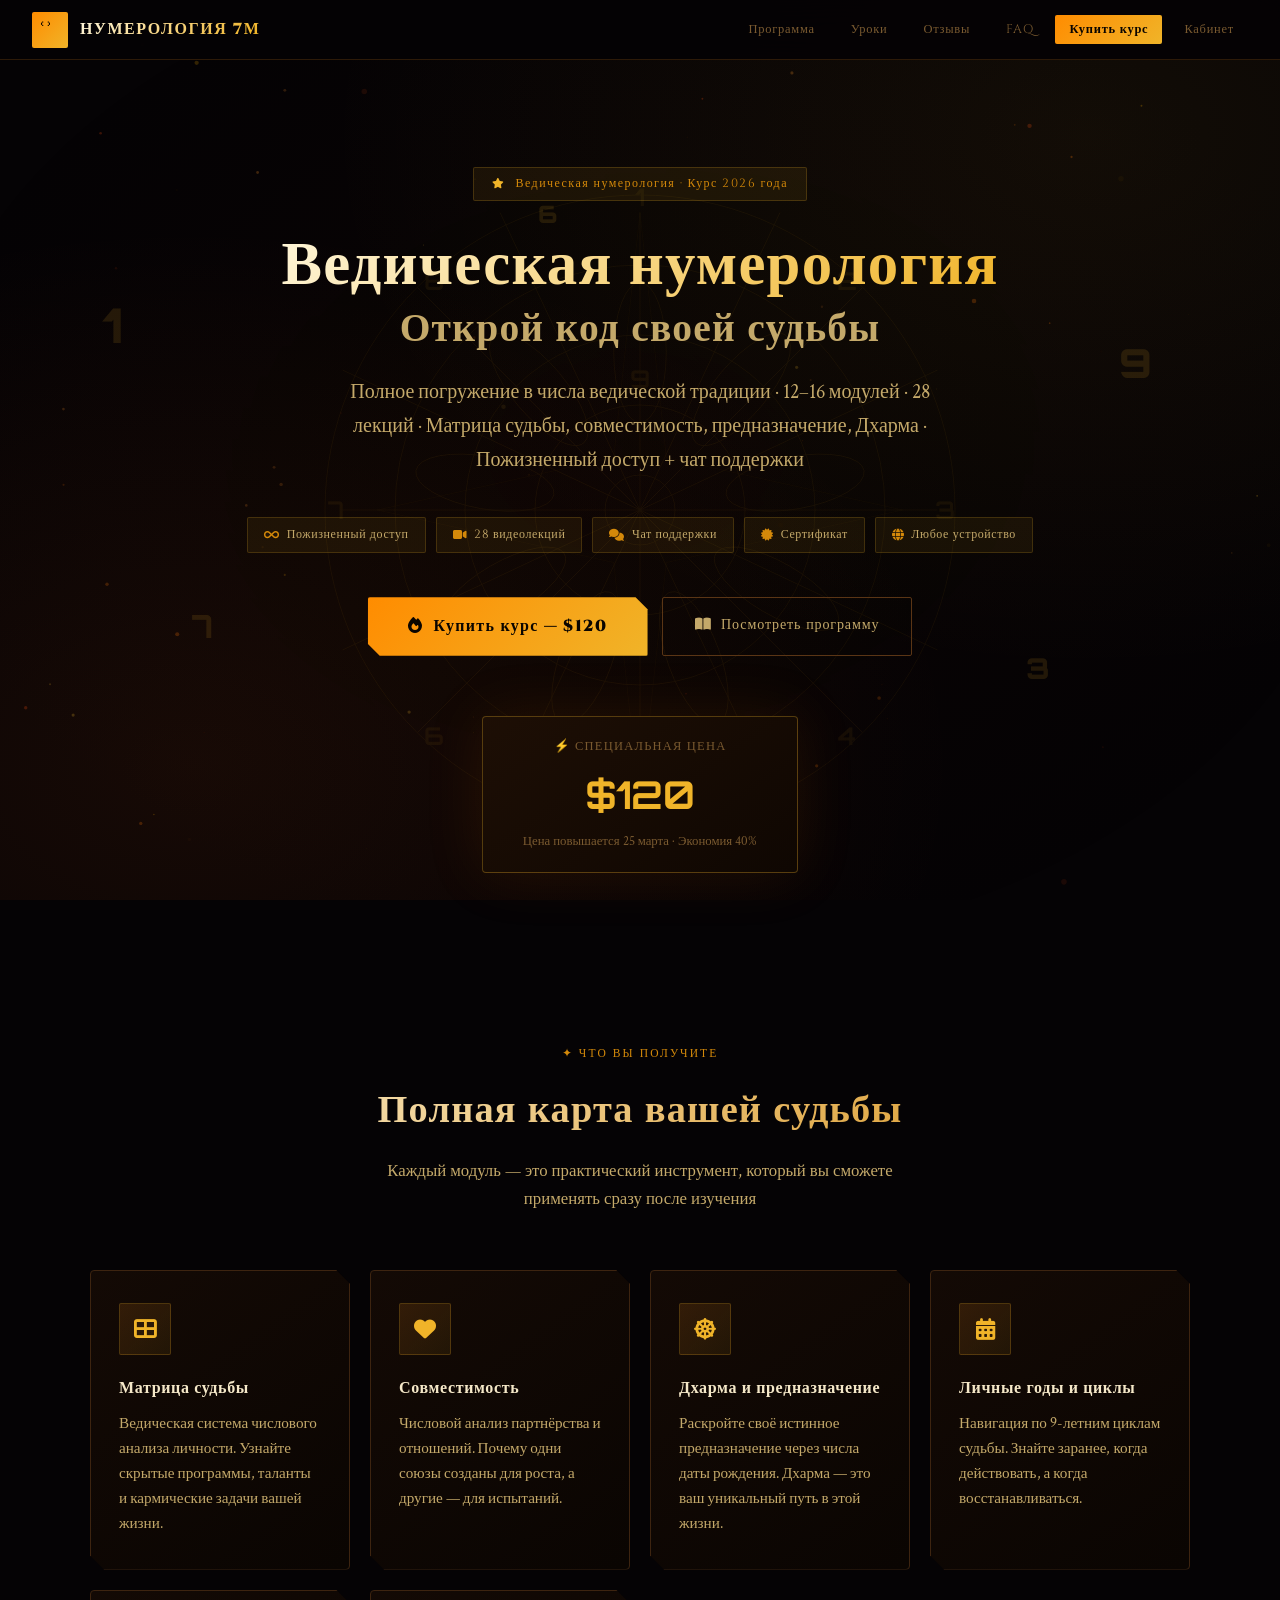
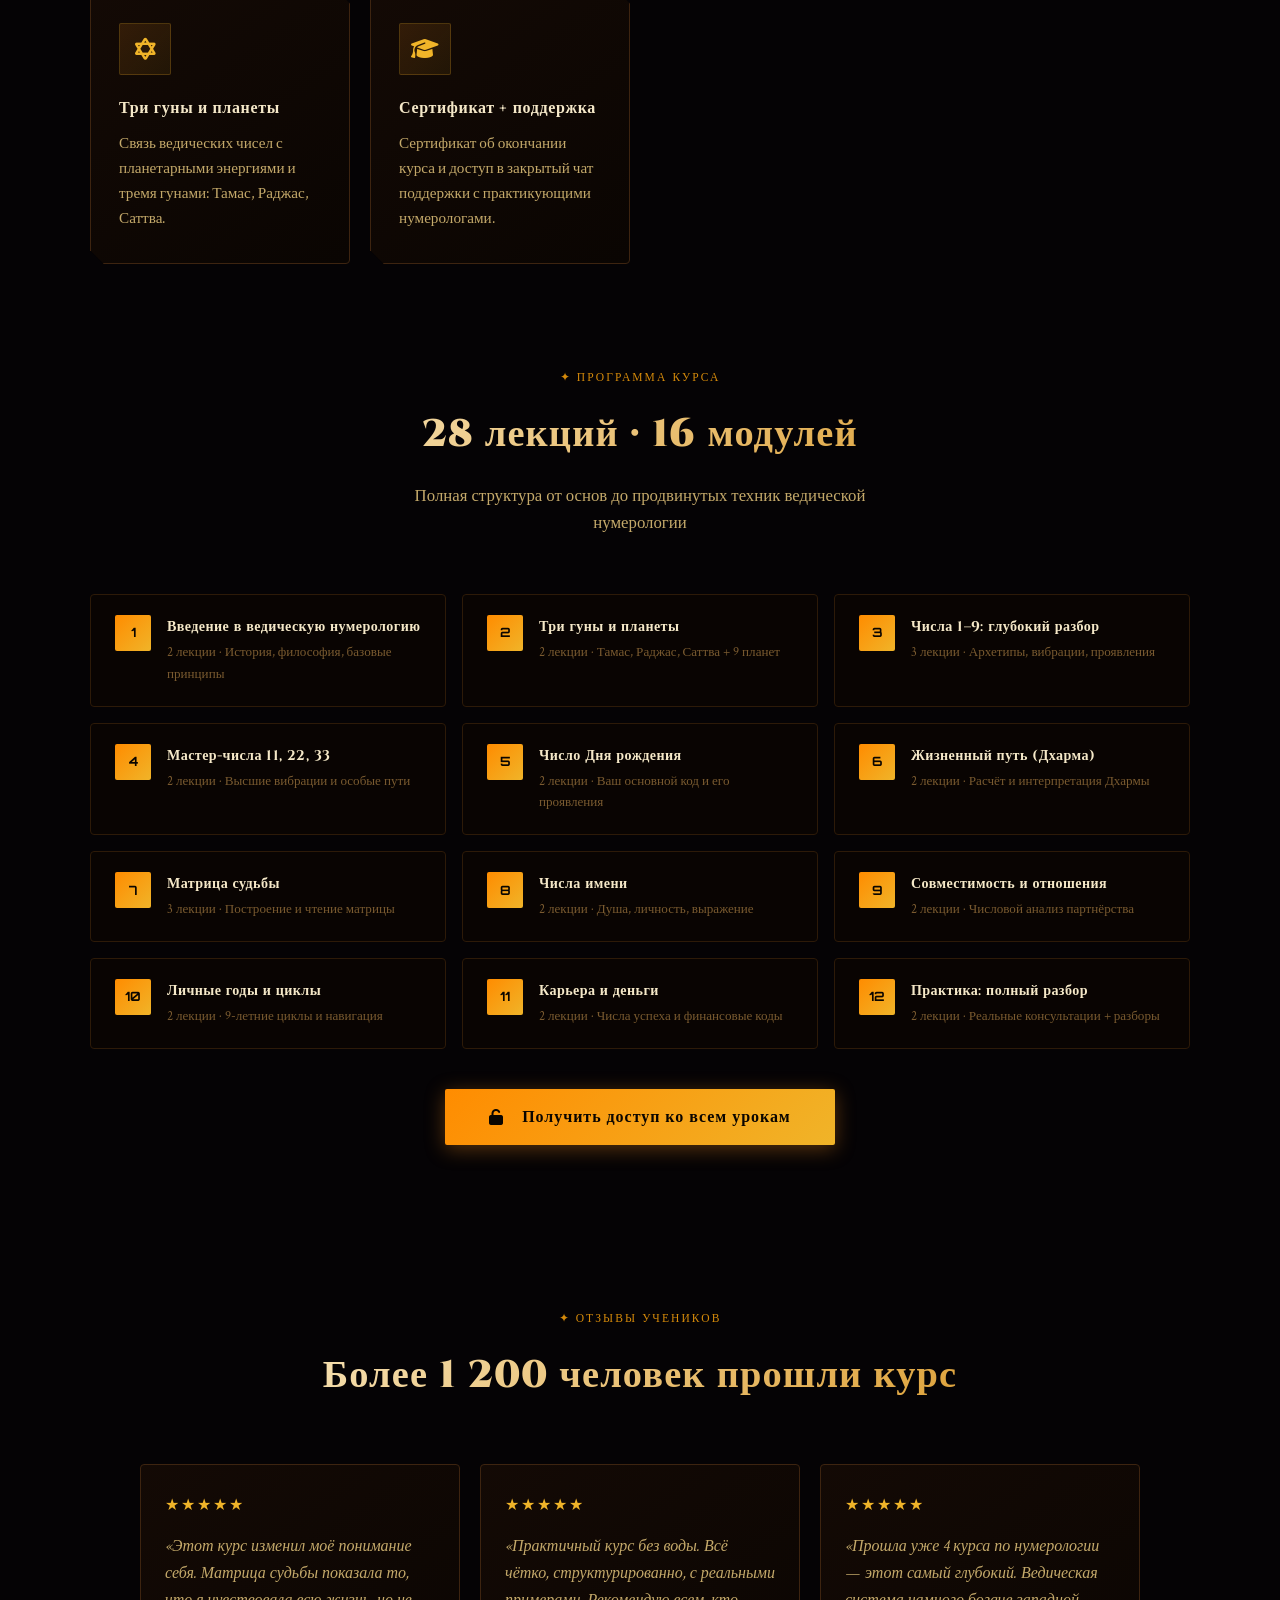
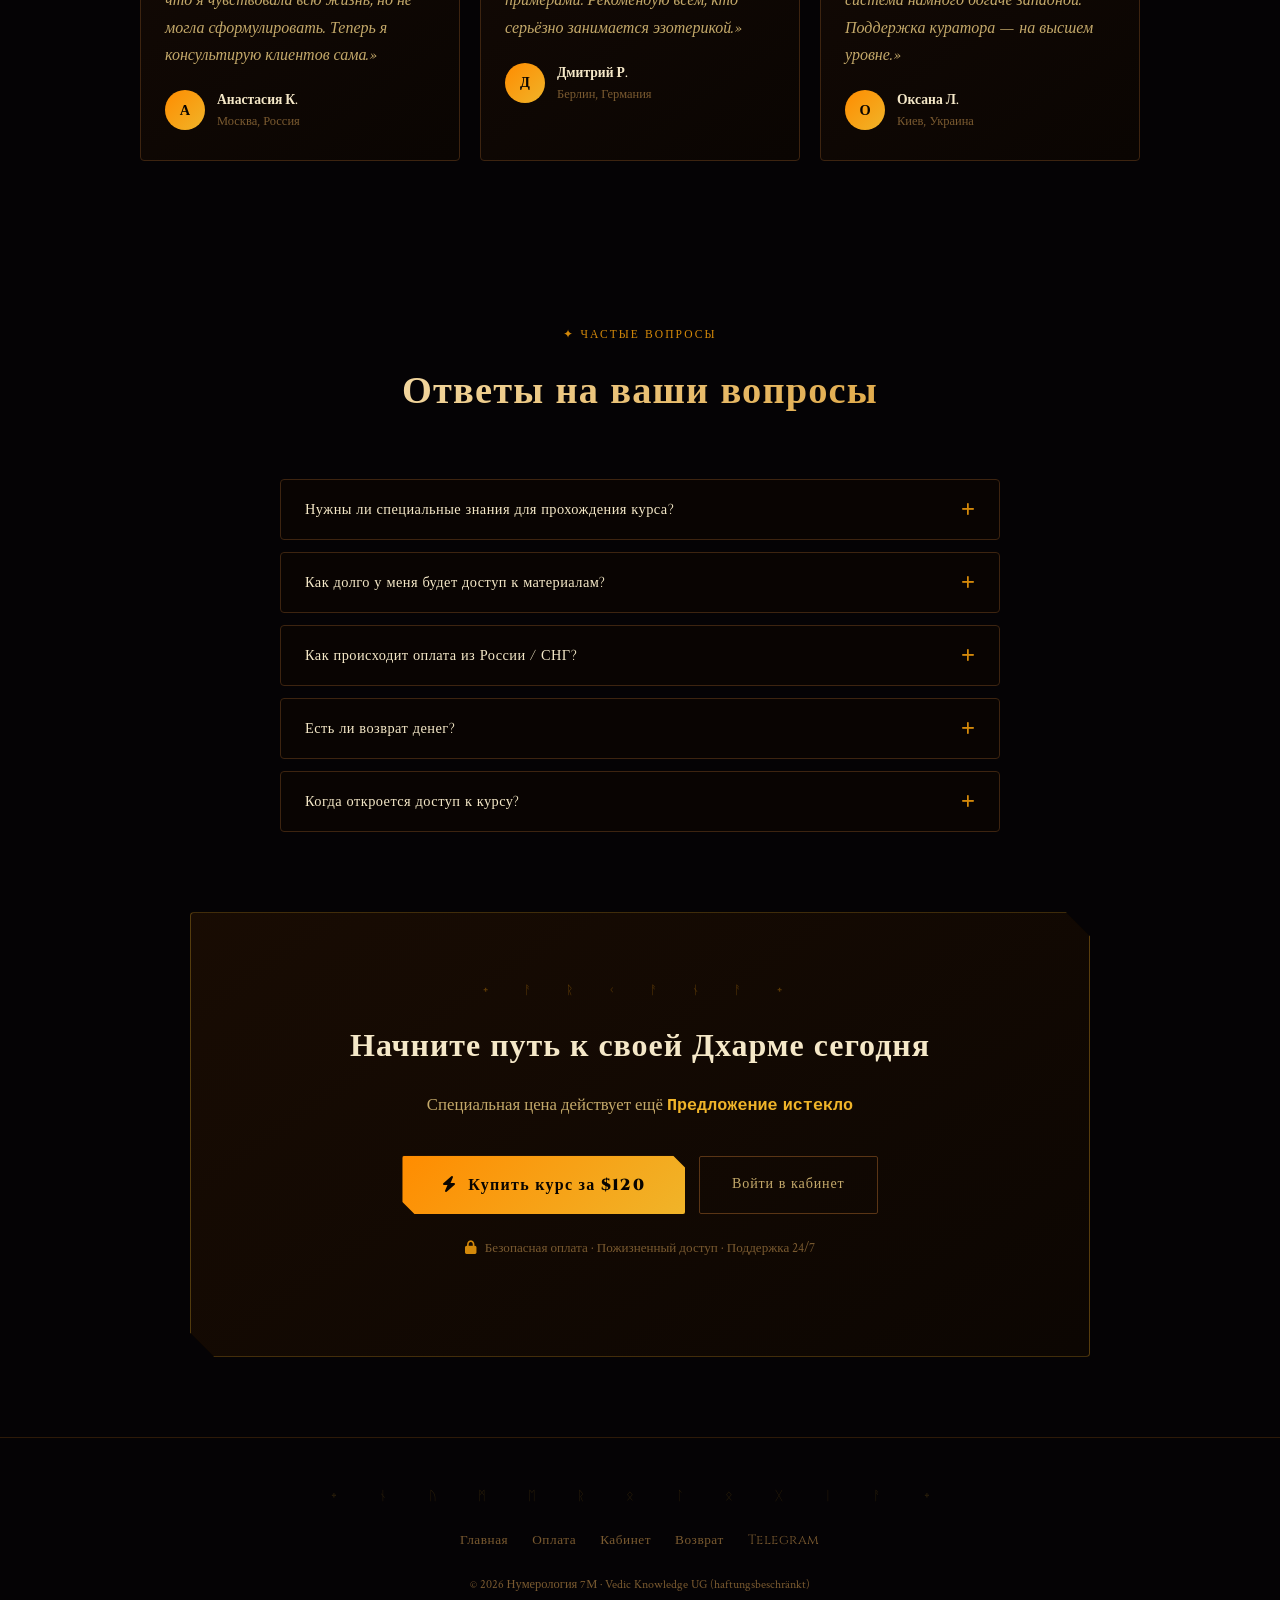
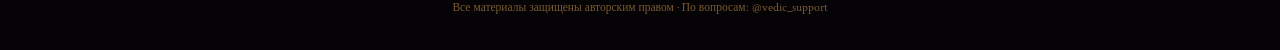
<file: index.html>
<!DOCTYPE html>
<html lang="ru">
<head>
  <meta charset="UTF-8"/>
  <meta name="viewport" content="width=device-width, initial-scale=1.0"/>
  <title>Нумерология 7М · Ведическая нумерология — открой код своей судьбы</title>
  <meta name="description" content="Полный курс ведической нумерологии. 28 лекций, матрица судьбы, совместимость, предназначение. Пожизненный доступ."/>
  <link rel="preconnect" href="https://fonts.googleapis.com">
  <link rel="preconnect" href="https://fonts.gstatic.com" crossorigin>
  <link href="https://fonts.googleapis.com/css2?family=Cinzel:wght@400;600;700;900&family=Crimson+Text:ital,wght@0,400;0,600;1,400&family=Orbitron:wght@400;500;700;900&display=swap" rel="stylesheet">
  <link rel="stylesheet" href="https://cdnjs.cloudflare.com/ajax/libs/font-awesome/6.7.2/css/all.min.css">
  <link rel="stylesheet" href="css/shared.css">
  <style>
    /* ══════════════════════════════════════
       INDEX PAGE — SPECIFIC STYLES
    ══════════════════════════════════════ */

    /* ── Hero Section ── */
    .hero {
      position: relative; z-index: 5;
      min-height: 100vh;
      display: flex; align-items: center; justify-content: center;
      padding: 80px 2rem 60px;
      text-align: center;
      overflow: hidden;
    }

    /* Rotating mandala / numbers background */
    .hero-mandala {
      position: absolute; inset: 0; z-index: 0;
      display: flex; align-items: center; justify-content: center;
      pointer-events: none; opacity: .06;
    }
    .hero-mandala svg {
      width: min(700px, 90vw); height: min(700px, 90vw);
      animation: spin 90s linear infinite;
    }

    /* Floating numbers */
    .float-num {
      position: absolute; font-family: 'Orbitron', monospace;
      font-weight: 900; pointer-events: none;
      animation: float 4s ease-in-out infinite;
      opacity: .12; color: var(--gold);
      user-select: none;
    }

    .hero-inner { position: relative; z-index: 2; max-width: 900px; margin: 0 auto; }

    .hero-eyebrow {
      display: inline-flex; align-items: center; gap: 10px;
      padding: 6px 18px;
      background: rgba(240,180,41,.08);
      border: 1px solid rgba(240,180,41,.2);
      border-radius: 2px;
      font-family: 'Cinzel', serif; font-size: .75rem;
      letter-spacing: .12em; color: var(--gold2);
      margin-bottom: 32px;
    }

    .hero h1 {
      font-family: 'Cinzel', serif;
      font-size: clamp(2rem, 5vw, 3.8rem);
      font-weight: 900; line-height: 1.1;
      margin-bottom: 24px; letter-spacing: .02em;
    }
    .hero h1 .line1 {
      display: block;
      background: linear-gradient(135deg, #fff8e0, var(--gold), #ff8c00);
      background-size: 200% auto;
      -webkit-background-clip: text; -webkit-text-fill-color: transparent;
      background-clip: text;
      animation: shimmerGold 5s linear infinite;
    }
    .hero h1 .line2 { display: block; color: var(--text2); font-size: .65em; margin-top: 8px; font-weight: 600; }

    .hero-sub {
      font-size: clamp(1rem, 2vw, 1.25rem);
      color: var(--text2); max-width: 620px; margin: 0 auto 40px;
      line-height: 1.7;
    }

    .hero-pills {
      display: flex; flex-wrap: wrap; gap: 10px;
      justify-content: center; margin-bottom: 44px;
    }
    .pill {
      display: inline-flex; align-items: center; gap: 7px;
      padding: 7px 16px;
      background: rgba(240,180,41,.07);
      border: 1px solid rgba(240,180,41,.18);
      border-radius: 2px;
      font-family: 'Cinzel', serif; font-size: .75rem;
      color: var(--text2); letter-spacing: .05em;
    }
    .pill i { color: var(--gold2); }

    .hero-cta {
      display: flex; flex-wrap: wrap; gap: 14px;
      justify-content: center; margin-bottom: 60px;
    }
    .btn-hero-primary {
      padding: 16px 40px;
      background: linear-gradient(135deg, var(--amber), var(--gold));
      color: #0a0500; border: none; border-radius: 2px;
      font-family: 'Cinzel', serif; font-weight: 900;
      font-size: 1rem; letter-spacing: .08em;
      cursor: pointer; text-decoration: none;
      box-shadow: 0 6px 32px rgba(240,140,30,.4);
      transition: all .3s;
      animation: fireGlow 3s infinite;
      clip-path: polygon(0 0, calc(100% - 12px) 0, 100% 12px, 100% 100%, 12px 100%, 0 calc(100% - 12px));
    }
    .btn-hero-primary:hover {
      transform: translateY(-3px);
      box-shadow: 0 12px 48px rgba(240,140,30,.6);
    }
    .btn-hero-secondary {
      padding: 15px 32px;
      background: transparent;
      border: 1px solid var(--border3);
      color: var(--text2);
      border-radius: 2px;
      font-family: 'Cinzel', serif; font-size: .88rem;
      letter-spacing: .06em; cursor: pointer; text-decoration: none;
      transition: all .3s;
    }
    .btn-hero-secondary:hover {
      border-color: var(--gold2); color: var(--gold); background: var(--gold-d);
    }

    /* Price badge */
    .price-badge {
      display: inline-flex; flex-direction: column; align-items: center;
      padding: 20px 40px;
      background: linear-gradient(145deg, rgba(30,15,5,.97), rgba(15,7,2,.99));
      border: 1px solid rgba(240,180,41,.3);
      border-radius: 4px;
      box-shadow: 0 0 60px rgba(200,100,10,.12);
    }
    .price-badge .price-label { font-size: .78rem; color: var(--text3); font-family: 'Cinzel', serif; letter-spacing: .1em; margin-bottom: 6px; }
    .price-badge .price-main { font-family: 'Orbitron', monospace; font-size: 2.4rem; font-weight: 700; color: var(--gold); }
    .price-badge .price-sub  { font-size: .8rem; color: var(--text3); margin-top: 4px; }

    /* ── Section shared ── */
    .section { position: relative; z-index: 5; padding: 80px 2rem; }
    .section-header { text-align: center; margin-bottom: 56px; }
    .section-label {
      display: inline-block;
      font-family: 'Cinzel', serif; font-size: .72rem;
      letter-spacing: .18em; color: var(--gold2);
      margin-bottom: 16px; text-transform: uppercase;
    }
    .section-title {
      font-family: 'Cinzel', serif;
      font-size: clamp(1.6rem, 3.5vw, 2.4rem);
      font-weight: 900; letter-spacing: .03em;
      background: linear-gradient(135deg, #fff8e0, var(--gold2));
      -webkit-background-clip: text; -webkit-text-fill-color: transparent;
      background-clip: text;
      margin-bottom: 16px;
    }
    .section-desc { color: var(--text2); font-size: 1.05rem; max-width: 540px; margin: 0 auto; }

    /* ── Features Grid ── */
    .features-grid {
      display: grid;
      grid-template-columns: repeat(auto-fit, minmax(260px, 1fr));
      gap: 20px; max-width: 1100px; margin: 0 auto;
    }
    .feature-card {
      background: linear-gradient(145deg, rgba(20,10,5,.97), rgba(10,5,2,.99));
      border: 1px solid var(--border2);
      border-radius: 4px; padding: 32px 28px;
      transition: all .35s;
      clip-path: polygon(0 0, calc(100% - 14px) 0, 100% 14px, 100% 100%, 14px 100%, 0 calc(100% - 14px));
    }
    .feature-card:hover {
      border-color: rgba(240,180,41,.35);
      box-shadow: 0 0 40px rgba(240,140,30,.1);
      transform: translateY(-4px);
    }
    .feature-icon {
      width: 52px; height: 52px; margin-bottom: 20px;
      background: linear-gradient(135deg, rgba(240,140,30,.15), rgba(240,180,41,.08));
      border: 1px solid rgba(240,180,41,.2);
      border-radius: 2px;
      display: flex; align-items: center; justify-content: center;
      font-size: 22px; color: var(--gold);
    }
    .feature-title {
      font-family: 'Cinzel', serif; font-size: 1rem; font-weight: 700;
      color: var(--text); margin-bottom: 10px; letter-spacing: .04em;
    }
    .feature-desc { font-size: .95rem; color: var(--text2); line-height: 1.65; }

    /* ── Curriculum ── */
    .curriculum-grid {
      display: grid;
      grid-template-columns: repeat(auto-fit, minmax(300px, 1fr));
      gap: 16px; max-width: 1100px; margin: 0 auto;
    }
    .module-card {
      background: rgba(10,5,2,.8);
      border: 1px solid var(--border);
      border-radius: 4px; padding: 20px 24px;
      display: flex; gap: 16px; align-items: flex-start;
      transition: border-color .3s;
    }
    .module-card:hover { border-color: rgba(240,180,41,.25); }
    .module-num {
      flex-shrink: 0;
      width: 36px; height: 36px;
      background: linear-gradient(135deg, var(--amber), var(--gold));
      border-radius: 2px;
      display: flex; align-items: center; justify-content: center;
      font-family: 'Orbitron', monospace; font-size: .8rem;
      font-weight: 700; color: #0a0500;
    }
    .module-info .module-title {
      font-family: 'Cinzel', serif; font-size: .88rem; font-weight: 700;
      color: var(--text); margin-bottom: 4px; letter-spacing: .03em;
    }
    .module-info .module-sub { font-size: .82rem; color: var(--text3); }

    /* ── Testimonials ── */
    .testimonials-grid {
      display: grid;
      grid-template-columns: repeat(auto-fit, minmax(280px, 1fr));
      gap: 20px; max-width: 1000px; margin: 0 auto;
    }
    .testi-card {
      background: linear-gradient(145deg, rgba(20,10,5,.97), rgba(10,5,2,.99));
      border: 1px solid var(--border2);
      border-radius: 4px; padding: 28px 24px;
    }
    .testi-stars { color: var(--gold); font-size: 1rem; margin-bottom: 14px; letter-spacing: 2px; }
    .testi-text { font-size: 1rem; color: var(--text2); line-height: 1.7; margin-bottom: 20px; font-style: italic; }
    .testi-author { display: flex; align-items: center; gap: 12px; }
    .testi-avatar {
      width: 40px; height: 40px; border-radius: 50%;
      background: linear-gradient(135deg, var(--amber), var(--gold));
      display: flex; align-items: center; justify-content: center;
      font-family: 'Cinzel', serif; font-weight: 700; font-size: .9rem; color: #0a0500;
    }
    .testi-name { font-family: 'Cinzel', serif; font-size: .85rem; color: var(--text); font-weight: 600; }
    .testi-city { font-size: .78rem; color: var(--text3); }

    /* ── CTA Banner ── */
    .cta-banner {
      position: relative; z-index: 5;
      max-width: 900px; margin: 0 auto 80px;
      background: linear-gradient(145deg, rgba(25,12,3,.98), rgba(12,6,2,.99));
      border: 1px solid rgba(240,180,41,.3);
      border-radius: 4px; padding: 60px 40px;
      text-align: center;
      box-shadow: 0 0 80px rgba(200,100,10,.12);
      clip-path: polygon(0 0, calc(100% - 24px) 0, 100% 24px, 100% 100%, 24px 100%, 0 calc(100% - 24px));
    }
    .cta-banner h2 {
      font-family: 'Cinzel', serif; font-size: clamp(1.4rem, 3vw, 2rem);
      font-weight: 900; color: var(--text); margin-bottom: 16px;
      letter-spacing: .03em;
    }
    .cta-banner p { color: var(--text2); font-size: 1.05rem; margin-bottom: 36px; }

    /* ── Timer ── */
    .timer-bar {
      position: relative; z-index: 5;
      background: rgba(240,100,20,.08);
      border-top: 1px solid rgba(240,180,41,.15);
      border-bottom: 1px solid rgba(240,180,41,.15);
      padding: 14px 2rem; text-align: center;
      font-family: 'Cinzel', serif; font-size: .82rem;
      color: var(--text2); letter-spacing: .06em;
    }
    .timer-bar .countdown {
      font-family: 'Orbitron', monospace; font-weight: 700;
      color: var(--gold); font-size: 1rem; letter-spacing: .1em;
    }

    /* ── Scroll reveal ── */
    .reveal { opacity: 0; transform: translateY(24px); transition: opacity .7s, transform .7s; }
    .reveal.visible { opacity: 1; transform: none; }

    /* ── FAQ ── */
    .faq-list { max-width: 720px; margin: 0 auto; display: flex; flex-direction: column; gap: 12px; }
    .faq-item {
      background: rgba(10,5,2,.8); border: 1px solid var(--border2);
      border-radius: 4px; overflow: hidden;
    }
    .faq-q {
      width: 100%; text-align: left; padding: 20px 24px;
      background: none; border: none; color: var(--text);
      font-family: 'Cinzel', serif; font-size: .9rem; letter-spacing: .03em;
      cursor: pointer; display: flex; justify-content: space-between; align-items: center; gap: 12px;
      transition: color .2s;
    }
    .faq-q:hover { color: var(--gold); }
    .faq-q .faq-icon { color: var(--gold2); transition: transform .3s; flex-shrink: 0; }
    .faq-q.open .faq-icon { transform: rotate(45deg); }
    .faq-a {
      display: none; padding: 0 24px 20px;
      color: var(--text2); font-size: .95rem; line-height: 1.7;
      border-top: 1px solid var(--border);
    }
    .faq-a.open { display: block; animation: fadeIn .3s ease; }
  </style>
</head>
<body>

<!-- ══════════════════════════════════════
     FIRE BACKGROUND
══════════════════════════════════════ -->
<canvas id="particle-canvas"></canvas>

<!-- ══════════════════════════════════════
     TOP NAVIGATION
══════════════════════════════════════ -->
<nav class="top-nav">
  <a href="index.html" class="logo">
    <div class="logo-icon">᪻</div>
    <span class="logo-text">НУМЕРОЛОГИЯ 7М</span>
  </a>
  <ul class="nav-links">
    <li><a href="#features">Программа</a></li>
    <li><a href="#curriculum">Уроки</a></li>
    <li><a href="#testimonials">Отзывы</a></li>
    <li><a href="#faq">FAQ</a></li>
    <li><a href="payment.html" class="cta">Купить курс</a></li>
    <li><a href="cabinet.html">Кабинет</a></li>
  </ul>
</nav>

<!-- ══════════════════════════════════════
     HERO SECTION
══════════════════════════════════════ -->
<section class="hero">
  <!-- Mandala background -->
  <div class="hero-mandala">
    <svg viewBox="0 0 400 400" xmlns="http://www.w3.org/2000/svg">
      <g fill="none" stroke="#f0b429" stroke-width="0.5">
        <circle cx="200" cy="200" r="180"/>
        <circle cx="200" cy="200" r="140"/>
        <circle cx="200" cy="200" r="100"/>
        <circle cx="200" cy="200" r="60"/>
        <circle cx="200" cy="200" r="20"/>
        <!-- Petals -->
        <g transform="rotate(0,200,200)"><ellipse cx="200" cy="110" rx="15" ry="40"/></g>
        <g transform="rotate(40,200,200)"><ellipse cx="200" cy="110" rx="15" ry="40"/></g>
        <g transform="rotate(80,200,200)"><ellipse cx="200" cy="110" rx="15" ry="40"/></g>
        <g transform="rotate(120,200,200)"><ellipse cx="200" cy="110" rx="15" ry="40"/></g>
        <g transform="rotate(160,200,200)"><ellipse cx="200" cy="110" rx="15" ry="40"/></g>
        <g transform="rotate(200,200,200)"><ellipse cx="200" cy="110" rx="15" ry="40"/></g>
        <g transform="rotate(240,200,200)"><ellipse cx="200" cy="110" rx="15" ry="40"/></g>
        <g transform="rotate(280,200,200)"><ellipse cx="200" cy="110" rx="15" ry="40"/></g>
        <g transform="rotate(320,200,200)"><ellipse cx="200" cy="110" rx="15" ry="40"/></g>
        <!-- Star of 9 -->
        <polygon points="200,30 215,170 350,200 215,230 200,370 185,230 50,200 185,170" stroke-opacity="0.5"/>
        <!-- Lines through center -->
        <line x1="200" y1="30" x2="200" y2="370"/>
        <line x1="30" y1="200" x2="370" y2="200"/>
        <line x1="73" y1="73" x2="327" y2="327"/>
        <line x1="327" y1="73" x2="73" y2="327"/>
        <line x1="30" y1="120" x2="370" y2="280"/>
        <line x1="30" y1="280" x2="370" y2="120"/>
        <line x1="120" y1="30" x2="280" y2="370"/>
        <line x1="280" y1="30" x2="120" y2="370"/>
      </g>
      <!-- Numbers 1-9 around the circle -->
      <g fill="#f0b429" font-family="Orbitron" font-size="14" font-weight="700" text-anchor="middle">
        <text x="200" y="26">1</text>
        <text x="318" y="74">2</text>
        <text x="374" y="205">3</text>
        <text x="318" y="334">4</text>
        <text x="200" y="382">5</text>
        <text x="82" y="334">6</text>
        <text x="26" y="205">7</text>
        <text x="82" y="74">8</text>
        <text x="200" y="130">9</text>
      </g>
    </svg>
  </div>

  <!-- Floating numbers -->
  <span class="float-num" style="left:8%;top:25%;font-size:3rem;animation-delay:0s">1</span>
  <span class="float-num" style="left:15%;top:60%;font-size:2rem;animation-delay:.5s">7</span>
  <span class="float-num" style="right:10%;top:30%;font-size:2.5rem;animation-delay:1s">9</span>
  <span class="float-num" style="right:18%;top:65%;font-size:1.8rem;animation-delay:1.5s">3</span>
  <span class="float-num" style="left:42%;top:15%;font-size:1.5rem;animation-delay:2s">6</span>

  <div class="hero-inner">
    <div class="hero-eyebrow">
      <i class="fas fa-star" style="color:var(--gold);font-size:.65rem"></i>
      Ведическая нумерология · Курс 2026 года
    </div>

    <h1>
      <span class="line1">Ведическая нумерология</span>
      <span class="line2">Открой код своей судьбы</span>
    </h1>

    <p class="hero-sub">
      Полное погружение в числа ведической традиции · 12–16 модулей · 28 лекций ·
      Матрица судьбы, совместимость, предназначение, Дхарма · Пожизненный доступ + чат поддержки
    </p>

    <div class="hero-pills">
      <span class="pill"><i class="fas fa-infinity"></i> Пожизненный доступ</span>
      <span class="pill"><i class="fas fa-video"></i> 28 видеолекций</span>
      <span class="pill"><i class="fas fa-comments"></i> Чат поддержки</span>
      <span class="pill"><i class="fas fa-certificate"></i> Сертификат</span>
      <span class="pill"><i class="fas fa-globe"></i> Любое устройство</span>
    </div>

    <div class="hero-cta">
      <a href="payment.html" class="btn-hero-primary">
        <i class="fas fa-fire"></i>&nbsp; Купить курс — <span id="heroPrice">150 €</span>
      </a>
      <a href="#curriculum" class="btn-hero-secondary">
        <i class="fas fa-book-open"></i>&nbsp; Посмотреть программу
      </a>
    </div>

    <div style="display:flex;justify-content:center">
      <div class="price-badge">
        <div class="price-label">⚡ СПЕЦИАЛЬНАЯ ЦЕНА</div>
        <div class="price-main" id="badgePrice">150 €</div>
        <div class="price-sub">Цена повышается 25 марта · Экономия 40%</div>
      </div>
    </div>
  </div>
</section>

<!-- ══════════════════════════════════════
     WHAT YOU GET — FEATURES
══════════════════════════════════════ -->
<section class="section" id="features">
  <div class="section-header reveal">
    <div class="section-label">✦ Что вы получите</div>
    <h2 class="section-title">Полная карта вашей судьбы</h2>
    <p class="section-desc">Каждый модуль — это практический инструмент, который вы сможете применять сразу после изучения</p>
  </div>
  <div class="features-grid">
    <div class="feature-card reveal">
      <div class="feature-icon"><i class="fas fa-th-large"></i></div>
      <div class="feature-title">Матрица судьбы</div>
      <div class="feature-desc">Ведическая система числового анализа личности. Узнайте скрытые программы, таланты и кармические задачи вашей жизни.</div>
    </div>
    <div class="feature-card reveal" style="animation-delay:.1s">
      <div class="feature-icon"><i class="fas fa-heart"></i></div>
      <div class="feature-title">Совместимость</div>
      <div class="feature-desc">Числовой анализ партнёрства и отношений. Почему одни союзы созданы для роста, а другие — для испытаний.</div>
    </div>
    <div class="feature-card reveal" style="animation-delay:.2s">
      <div class="feature-icon"><i class="fas fa-dharmachakra"></i></div>
      <div class="feature-title">Дхарма и предназначение</div>
      <div class="feature-desc">Раскройте своё истинное предназначение через числа даты рождения. Дхарма — это ваш уникальный путь в этой жизни.</div>
    </div>
    <div class="feature-card reveal" style="animation-delay:.3s">
      <div class="feature-icon"><i class="fas fa-calendar-alt"></i></div>
      <div class="feature-title">Личные годы и циклы</div>
      <div class="feature-desc">Навигация по 9-летним циклам судьбы. Знайте заранее, когда действовать, а когда восстанавливаться.</div>
    </div>
    <div class="feature-card reveal" style="animation-delay:.4s">
      <div class="feature-icon"><i class="fas fa-star-of-david"></i></div>
      <div class="feature-title">Три гуны и планеты</div>
      <div class="feature-desc">Связь ведических чисел с планетарными энергиями и тремя гунами: Тамас, Раджас, Саттва.</div>
    </div>
    <div class="feature-card reveal" style="animation-delay:.5s">
      <div class="feature-icon"><i class="fas fa-graduation-cap"></i></div>
      <div class="feature-title">Сертификат + поддержка</div>
      <div class="feature-desc">Сертификат об окончании курса и доступ в закрытый чат поддержки с практикующими нумерологами.</div>
    </div>
  </div>
</section>

<!-- ══════════════════════════════════════
     CURRICULUM
══════════════════════════════════════ -->
<section class="section" id="curriculum" style="padding-top:20px">
  <div class="section-header reveal">
    <div class="section-label">✦ Программа курса</div>
    <h2 class="section-title">28 лекций · 16 модулей</h2>
    <p class="section-desc">Полная структура от основ до продвинутых техник ведической нумерологии</p>
  </div>
  <div class="curriculum-grid">
    <div class="module-card reveal"><div class="module-num">1</div><div class="module-info"><div class="module-title">Введение в ведическую нумерологию</div><div class="module-sub">2 лекции · История, философия, базовые принципы</div></div></div>
    <div class="module-card reveal"><div class="module-num">2</div><div class="module-info"><div class="module-title">Три гуны и планеты</div><div class="module-sub">2 лекции · Тамас, Раджас, Саттва + 9 планет</div></div></div>
    <div class="module-card reveal"><div class="module-num">3</div><div class="module-info"><div class="module-title">Числа 1–9: глубокий разбор</div><div class="module-sub">3 лекции · Архетипы, вибрации, проявления</div></div></div>
    <div class="module-card reveal"><div class="module-num">4</div><div class="module-info"><div class="module-title">Мастер-числа 11, 22, 33</div><div class="module-sub">2 лекции · Высшие вибрации и особые пути</div></div></div>
    <div class="module-card reveal"><div class="module-num">5</div><div class="module-info"><div class="module-title">Число Дня рождения</div><div class="module-sub">2 лекции · Ваш основной код и его проявления</div></div></div>
    <div class="module-card reveal"><div class="module-num">6</div><div class="module-info"><div class="module-title">Жизненный путь (Дхарма)</div><div class="module-sub">2 лекции · Расчёт и интерпретация Дхармы</div></div></div>
    <div class="module-card reveal"><div class="module-num">7</div><div class="module-info"><div class="module-title">Матрица судьбы</div><div class="module-sub">3 лекции · Построение и чтение матрицы</div></div></div>
    <div class="module-card reveal"><div class="module-num">8</div><div class="module-info"><div class="module-title">Числа имени</div><div class="module-sub">2 лекции · Душа, личность, выражение</div></div></div>
    <div class="module-card reveal"><div class="module-num">9</div><div class="module-info"><div class="module-title">Совместимость и отношения</div><div class="module-sub">2 лекции · Числовой анализ партнёрства</div></div></div>
    <div class="module-card reveal"><div class="module-num">10</div><div class="module-info"><div class="module-title">Личные годы и циклы</div><div class="module-sub">2 лекции · 9-летние циклы и навигация</div></div></div>
    <div class="module-card reveal"><div class="module-num">11</div><div class="module-info"><div class="module-title">Карьера и деньги</div><div class="module-sub">2 лекции · Числа успеха и финансовые коды</div></div></div>
    <div class="module-card reveal"><div class="module-num">12</div><div class="module-info"><div class="module-title">Практика: полный разбор</div><div class="module-sub">2 лекции · Реальные консультации + разборы</div></div></div>
  </div>
  <div style="text-align:center;margin-top:40px" class="reveal">
    <a href="payment.html" class="btn btn-gold" style="padding:15px 44px;font-size:1rem">
      <i class="fas fa-unlock"></i>&nbsp; Получить доступ ко всем урокам
    </a>
  </div>
</section>

<!-- ══════════════════════════════════════
     TESTIMONIALS
══════════════════════════════════════ -->
<section class="section" id="testimonials">
  <div class="section-header reveal">
    <div class="section-label">✦ Отзывы учеников</div>
    <h2 class="section-title">Более 1 200 человек прошли курс</h2>
  </div>
  <div class="testimonials-grid">
    <div class="testi-card reveal">
      <div class="testi-stars">★★★★★</div>
      <p class="testi-text">«Этот курс изменил моё понимание себя. Матрица судьбы показала то, что я чувствовала всю жизнь, но не могла сформулировать. Теперь я консультирую клиентов сама.»</p>
      <div class="testi-author"><div class="testi-avatar">А</div><div><div class="testi-name">Анастасия К.</div><div class="testi-city">Москва, Россия</div></div></div>
    </div>
    <div class="testi-card reveal" style="animation-delay:.1s">
      <div class="testi-stars">★★★★★</div>
      <p class="testi-text">«Практичный курс без воды. Всё чётко, структурированно, с реальными примерами. Рекомендую всем, кто серьёзно занимается эзотерикой.»</p>
      <div class="testi-author"><div class="testi-avatar">Д</div><div><div class="testi-name">Дмитрий Р.</div><div class="testi-city">Берлин, Германия</div></div></div>
    </div>
    <div class="testi-card reveal" style="animation-delay:.2s">
      <div class="testi-stars">★★★★★</div>
      <p class="testi-text">«Прошла уже 4 курса по нумерологии — этот самый глубокий. Ведическая система намного богаче западной. Поддержка куратора — на высшем уровне.»</p>
      <div class="testi-author"><div class="testi-avatar">О</div><div><div class="testi-name">Оксана Л.</div><div class="testi-city">Киев, Украина</div></div></div>
    </div>
  </div>
</section>

<!-- ══════════════════════════════════════
     FAQ
══════════════════════════════════════ -->
<section class="section" id="faq">
  <div class="section-header reveal">
    <div class="section-label">✦ Частые вопросы</div>
    <h2 class="section-title">Ответы на ваши вопросы</h2>
  </div>
  <div class="faq-list">
    <div class="faq-item reveal">
      <button class="faq-q" onclick="toggleFaq(this)">
        Нужны ли специальные знания для прохождения курса?
        <i class="fas fa-plus faq-icon"></i>
      </button>
      <div class="faq-a">Нет, курс разработан с нуля. Первые модули объясняют все базовые понятия. Подходит как для начинающих, так и для тех, кто уже знаком с нумерологией.</div>
    </div>
    <div class="faq-item reveal">
      <button class="faq-q" onclick="toggleFaq(this)">
        Как долго у меня будет доступ к материалам?
        <i class="fas fa-plus faq-icon"></i>
      </button>
      <div class="faq-a">Пожизненно. После оплаты доступ к урокам и материалам остаётся у вас навсегда, включая все будущие обновления курса.</div>
    </div>
    <div class="faq-item reveal">
      <button class="faq-q" onclick="toggleFaq(this)">
        Как происходит оплата из России / СНГ?
        <i class="fas fa-plus faq-icon"></i>
      </button>
      <div class="faq-a">Принимаем USDT TRC-20 (крипта), а также банковский перевод (SEPA/SWIFT). Полные реквизиты и инструкция на странице оплаты. После перевода просто пришлите чек в Telegram.</div>
    </div>
    <div class="faq-item reveal">
      <button class="faq-q" onclick="toggleFaq(this)">
        Есть ли возврат денег?
        <i class="fas fa-plus faq-icon"></i>
      </button>
      <div class="faq-a">Да, в течение 7 дней после оплаты, если вы прошли менее 20% курса. Для возврата напишите в @vedic_support с указанием причины.</div>
    </div>
    <div class="faq-item reveal">
      <button class="faq-q" onclick="toggleFaq(this)">
        Когда откроется доступ к курсу?
        <i class="fas fa-plus faq-icon"></i>
      </button>
      <div class="faq-a">В течение 5–30 минут после подтверждения оплаты. Доступ приходит в Telegram-бот или на email — на ваш выбор.</div>
    </div>
  </div>
</section>

<!-- ══════════════════════════════════════
     CTA BANNER
══════════════════════════════════════ -->
<div style="padding:0 2rem;position:relative;z-index:5">
  <div class="cta-banner reveal">
    <div class="ornament" style="margin-bottom:20px">᛭ ᚨ ᚱ ᚲ ᚨ ᚾ ᚨ ᛭</div>
    <h2>Начните путь к своей Дхарме сегодня</h2>
    <p>Специальная цена действует ещё <span id="ctaTimer" style="color:var(--gold);font-family:'Orbitron',monospace;font-weight:700">...</span></p>
    <div style="display:flex;flex-wrap:wrap;gap:14px;justify-content:center">
      <a href="payment.html" class="btn-hero-primary">
        <i class="fas fa-bolt"></i>&nbsp; Купить курс за <span id="ctaPrice">150 €</span>
      </a>
      <a href="cabinet.html" class="btn-hero-secondary">Войти в кабинет</a>
    </div>
    <p style="margin-top:24px;font-size:.82rem;color:var(--text3)">
      <i class="fas fa-lock" style="margin-right:6px;color:var(--gold2)"></i>
      Безопасная оплата · Пожизненный доступ · Поддержка 24/7
    </p>
  </div>
</div>

<!-- ══════════════════════════════════════
     FOOTER
══════════════════════════════════════ -->
<footer class="site-footer">
  <div class="footer-runes">᛭ ᚾ ᚢ ᛗ ᛖ ᚱ ᛟ ᛚ ᛟ ᚷ ᛁ ᚨ ᛭</div>
  <ul class="footer-links">
    <li><a href="index.html">Главная</a></li>
    <li><a href="payment.html">Оплата</a></li>
    <li><a href="cabinet.html">Кабинет</a></li>
    <li><a href="#faq">Возврат</a></li>
    <li><a href="https://t.me/vedic_numerology" target="_blank">Telegram</a></li>
  </ul>
  <p class="footer-copy">
    © 2026 Нумерология 7М · Vedic Knowledge UG (haftungsbeschränkt)<br>
    <span style="font-size:.72rem">Все материалы защищены авторским правом · По вопросам: @vedic_support</span>
  </p>
</footer>

<!-- ══════════════════════════════════════
     SCRIPTS
══════════════════════════════════════ -->
<script src="js/shared.js"></script>
<script>
  /* ── Detect region → show currency ── */
  (function detectCurrency() {
    const lang = navigator.language || '';
    let price = '150 €';
    if (/^de|^nl|^fr|^es|^it|^pt|^pl/.test(lang)) price = '99 €';
    else if (/^en-US|^en-CA/.test(lang)) price = '$120';
    document.querySelectorAll('#heroPrice,#badgePrice,#ctaPrice').forEach(el => el.textContent = price);
  })();

  /* ── Countdown ── */
  startCountdown('globalCountdown', '2026-03-25T23:59:59');
  startCountdown('ctaTimer', '2026-03-25T23:59:59');

  /* ── Scroll reveal ── */
  const observer = new IntersectionObserver(entries => {
    entries.forEach(e => { if (e.isIntersecting) e.target.classList.add('visible'); });
  }, { threshold: 0.1 });
  document.querySelectorAll('.reveal').forEach(el => observer.observe(el));

  /* ── FAQ toggle ── */
  function toggleFaq(btn) {
    const answer = btn.nextElementSibling;
    const isOpen = btn.classList.contains('open');
    // close all
    document.querySelectorAll('.faq-q.open').forEach(b => {
      b.classList.remove('open');
      b.nextElementSibling.classList.remove('open');
    });
    if (!isOpen) {
      btn.classList.add('open');
      answer.classList.add('open');
    }
  }
</script>
</body>
</html>
</file>
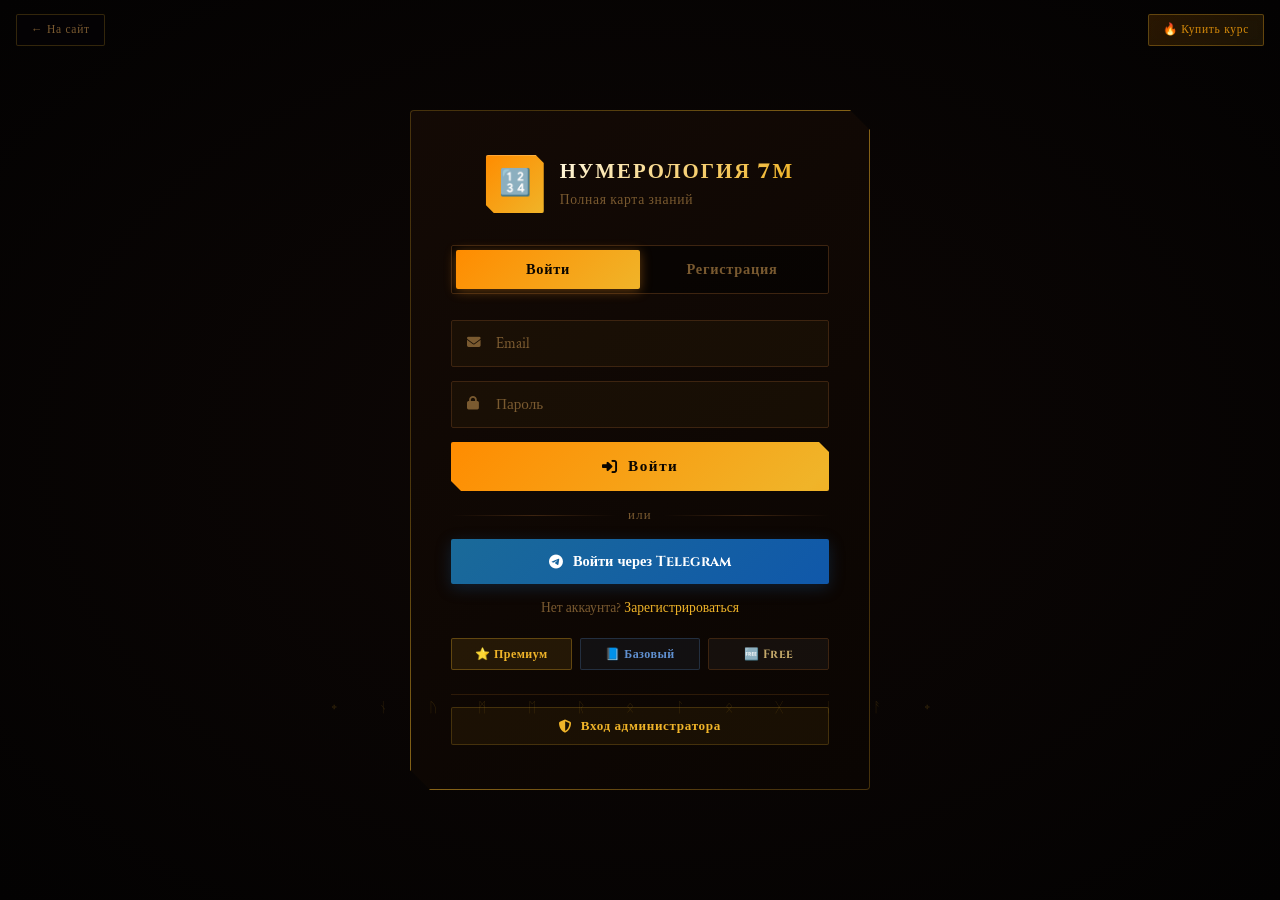
<file: cabinet.html>
<!DOCTYPE html>
<html lang="ru">
<head>
  <meta charset="UTF-8"/>
  <meta name="viewport" content="width=device-width, initial-scale=1.0"/>
  <title>Нумерология 7М · Личный кабинет</title>
  <script src="https://telegram.org/js/telegram-web-app.js"></script>
  <script>
    // Всегда показываем экран входа при открытии страницы
    // (авто-вход по сессии убран — пользователь должен войти сам)
  </script>
  <link rel="preconnect" href="https://fonts.googleapis.com">
  <link rel="preconnect" href="https://fonts.gstatic.com" crossorigin>
  <link href="https://fonts.googleapis.com/css2?family=Cinzel:wght@400;600;700;900&family=Crimson+Text:ital,wght@0,400;0,600;1,400&family=Orbitron:wght@400;500;700;900&display=swap" rel="stylesheet">
  <link rel="stylesheet" href="https://cdnjs.cloudflare.com/ajax/libs/font-awesome/6.7.2/css/all.min.css">
  <link rel="stylesheet" href="css/shared.css">
  <style>
    :root {
      --bg:       #050305;
      --bg2:      #0a0608;
      --bg3:      #110a08;
      --bg4:      #1a0f0a;
      --bg5:      #221408;
      --border:   #2d1a08;
      --border2:  #3d2410;
      --border3:  #5a3515;
      --gold:     #f0b429;
      --gold2:    #d4890a;
      --gold3:    #ffd870;
      --gold-glow: rgba(240,180,41,0.15);
      --gold-d:   rgba(240,180,41,0.08);
      --amber:    #ff8c00;
      --fire:     #ff4500;
      --text:     #f5e8c8;
      --text2:    #c4a96a;
      --text3:    #7a5a30;
      --green:    #6dba7a;
      --red:      #e05050;
      --blue:     #6090d0;
      --purple:   #9060c8;
      --rune-color: rgba(240,180,41,0.06);
    }

    *{margin:0;padding:0;box-sizing:border-box}

    body {
      background: var(--bg);
      font-family: 'Crimson Text', Georgia, serif;
      color: var(--text);
      line-height: 1.6;
      min-height: 100vh;
      overflow-x: hidden;
    }

    /* ─── FIRE BACKGROUND ─── */
    #particle-canvas {
      position: fixed; inset: 0; z-index: 0;
      pointer-events: none; opacity: .55;
    }

    /* ─── RUNE GRID OVERLAY ─── */
    body::before {
      content: '';
      position: fixed; inset: 0; z-index: 1;
      pointer-events: none;
      background-image:
        radial-gradient(ellipse at 20% 80%, rgba(240,120,30,0.08) 0%, transparent 50%),
        radial-gradient(ellipse at 80% 20%, rgba(240,180,41,0.06) 0%, transparent 50%),
        radial-gradient(ellipse at 50% 50%, rgba(15,5,0,0.4) 0%, transparent 80%);
    }

    /* ─── KEYFRAMES ─── */
    @keyframes fireGlow {
      0%,100%  { box-shadow: 0 0 8px rgba(240,140,30,.3), 0 0 20px rgba(240,100,10,.15); }
      50%      { box-shadow: 0 0 20px rgba(240,180,41,.5), 0 0 40px rgba(240,120,20,.25); }
    }
    @keyframes runeFloat {
      0%,100% { transform: translateY(0) rotate(0deg); opacity: .4; }
      50%     { transform: translateY(-8px) rotate(3deg); opacity: .8; }
    }
    @keyframes shimmerGold {
      0%   { background-position: -200% 0; }
      100% { background-position: 200% 0; }
    }
    @keyframes slideDown {
      from { opacity: 0; transform: translateY(-20px); }
      to   { opacity: 1; transform: translateY(0); }
    }
    @keyframes fadeIn {
      from { opacity: 0; transform: translateY(10px); }
      to   { opacity: 1; transform: translateY(0); }
    }
    @keyframes pulseRune {
      0%,100% { opacity: .15; transform: scale(1); }
      50%     { opacity: .4; transform: scale(1.05); }
    }
    @keyframes borderFlow {
      0%   { border-color: rgba(240,180,41,0.2); }
      50%  { border-color: rgba(240,180,41,0.6); }
      100% { border-color: rgba(240,180,41,0.2); }
    }
    @keyframes spin { to { transform: rotate(360deg); } }
    @keyframes embersRise {
      0%   { opacity: 0; transform: translateY(0) scale(0.8); }
      20%  { opacity: 1; }
      100% { opacity: 0; transform: translateY(-60px) scale(0.3); }
    }

    /* ══════════════════════════════════════
       AUTH SCREEN
    ══════════════════════════════════════ */
    #authScreen {
      position: fixed; inset: 0; z-index: 9999;
      background: radial-gradient(ellipse at center, #0e0705 0%, #030202 100%);
      display: flex; align-items: center; justify-content: center; padding: 20px;
      transition: opacity .6s, transform .6s;
    }
    #authScreen.hide { opacity: 0; transform: scale(1.04); pointer-events: none; }

    /* Mystical rune decorations around auth box */
    #authScreen::before {
      content: '᛭ ᚨ ᚱ ᚲ ᚨ ᚾ ᚨ ᛭';
      position: absolute; top: 20%; left: 50%; transform: translateX(-50%);
      font-size: .9rem; letter-spacing: 1.5rem; color: rgba(240,180,41,0.2);
      animation: pulseRune 4s infinite;
    }
    #authScreen::after {
      content: '᛭ ᚾ ᚢ ᛗ ᛖ ᚱ ᛟ ᛚ ᛟ ᚷ ᛁ ᚨ ᛭';
      position: absolute; bottom: 20%; left: 50%; transform: translateX(-50%);
      font-size: .85rem; letter-spacing: 1.2rem; color: rgba(240,180,41,0.15);
      animation: pulseRune 4s infinite 2s;
    }

    .auth-box {
      width: 100%; max-width: 460px;
      background: linear-gradient(145deg, rgba(20,10,5,0.97), rgba(10,5,2,0.99));
      backdrop-filter: blur(20px);
      border: 1px solid rgba(240,180,41,0.25);
      border-radius: 4px;
      padding: 44px 40px;
      box-shadow: 0 0 60px rgba(200,100,10,0.12), 0 40px 80px -20px rgba(0,0,0,.9);
      animation: slideDown .5s ease;
      position: relative;
      clip-path: polygon(0 0, calc(100% - 20px) 0, 100% 20px, 100% 100%, 20px 100%, 0 calc(100% - 20px));
    }

    /* Corner ornaments */
    .auth-box::before {
      content: '';
      position: absolute; top: -1px; right: -1px; bottom: -1px; left: -1px;
      border: 1px solid transparent;
      background: linear-gradient(45deg, rgba(240,180,41,0.4), transparent 30%, transparent 70%, rgba(240,180,41,0.4)) border-box;
      -webkit-mask: linear-gradient(#fff 0 0) padding-box, linear-gradient(#fff 0 0);
      -webkit-mask-composite: destination-out;
      mask-composite: exclude;
      pointer-events: none;
    }

    .auth-logo { display: flex; align-items: center; justify-content: center; gap: 16px; margin-bottom: 32px; }
    .auth-logo-icon {
      width: 58px; height: 58px;
      background: linear-gradient(135deg, #ff8c00, var(--gold));
      border-radius: 2px;
      display: flex; align-items: center; justify-content: center;
      font-size: 26px; color: #0a0500;
      box-shadow: 0 0 20px rgba(240,140,30,.4), inset 0 1px 0 rgba(255,255,255,.2);
      animation: fireGlow 3s infinite;
      flex-shrink: 0;
      clip-path: polygon(0 0, calc(100% - 8px) 0, 100% 8px, 100% 100%, 8px 100%, 0 calc(100% - 8px));
    }
    .auth-logo-text h2 {
      font-family: 'Cinzel', serif;
      font-weight: 900; font-size: 1.3rem;
      background: linear-gradient(135deg, #fff8e0, var(--gold), #ff8c00);
      background-size: 200% auto;
      -webkit-background-clip: text; -webkit-text-fill-color: transparent;
      animation: shimmerGold 4s linear infinite;
      letter-spacing: .1em;
    }
    .auth-logo-text p { color: var(--text3); font-size: .85rem; letter-spacing: .05em; }

    .auth-tabs {
      display: flex; background: rgba(0,0,0,.5);
      border: 1px solid var(--border2); border-radius: 2px;
      padding: 4px; margin-bottom: 26px;
    }
    .auth-tab-btn {
      flex: 1; padding: 10px; border: none; border-radius: 2px;
      background: transparent; color: var(--text3);
      font-size: .9rem; font-weight: 600; cursor: pointer;
      transition: all .3s; font-family: 'Cinzel', serif; letter-spacing: .05em;
    }
    .auth-tab-btn.active {
      background: linear-gradient(135deg, var(--amber), var(--gold));
      color: #0a0500;
      box-shadow: 0 2px 12px rgba(240,140,30,.4);
    }

    .auth-form { display: none; flex-direction: column; gap: 14px; }
    .auth-form.active { display: flex; animation: fadeIn .3s ease; }

    .auth-input-wrap { position: relative; }
    .auth-input-wrap i {
      position: absolute; left: 16px; top: 50%; transform: translateY(-50%);
      color: var(--text3); font-size: .85rem; pointer-events: none; transition: color .3s;
    }
    .auth-input-wrap:focus-within i { color: var(--gold); }
    .auth-input {
      width: 100%; padding: 13px 16px 13px 44px;
      background: rgba(240,180,41,0.04);
      border: 1px solid var(--border2); border-radius: 2px;
      color: var(--text); font-size: .95rem; font-family: 'Crimson Text', serif;
      outline: none; transition: all .3s;
    }
    .auth-input::placeholder { color: var(--text3); }
    .auth-input:focus {
      border-color: var(--gold2);
      background: rgba(240,180,41,0.07);
      box-shadow: 0 0 0 3px rgba(240,180,41,0.1), 0 0 15px rgba(240,140,30,.1);
    }

    .auth-btn {
      width: 100%; padding: 14px;
      background: linear-gradient(135deg, var(--amber), var(--gold), var(--amber));
      background-size: 200% auto;
      border: none; border-radius: 2px;
      color: #0a0500; font-size: .95rem; font-weight: 700;
      font-family: 'Cinzel', serif; letter-spacing: .1em;
      cursor: pointer; transition: all .3s;
      display: flex; align-items: center; justify-content: center; gap: 10px;
      box-shadow: 0 4px 20px rgba(240,140,30,.35);
      clip-path: polygon(0 0, calc(100% - 10px) 0, 100% 10px, 100% 100%, 10px 100%, 0 calc(100% - 10px));
    }
    .auth-btn:hover {
      background-position: right center;
      box-shadow: 0 6px 30px rgba(240,140,30,.5);
      transform: translateY(-1px);
    }

    .auth-divider {
      display: flex; align-items: center; gap: 12px;
      color: var(--text3); font-size: .8rem; letter-spacing: .1em;
    }
    .auth-divider::before, .auth-divider::after {
      content: ''; flex: 1; height: 1px;
      background: linear-gradient(90deg, transparent, var(--border2), transparent);
    }

    .tg-btn {
      width: 100%; padding: 13px;
      background: linear-gradient(135deg, #1a6a99, #1058aa);
      border: none; border-radius: 2px; color: #fff;
      font-size: .9rem; font-weight: 700; font-family: 'Cinzel', serif;
      cursor: pointer; transition: all .3s;
      display: flex; align-items: center; justify-content: center; gap: 10px;
      box-shadow: 0 4px 16px rgba(26,90,153,.3);
    }
    .tg-btn:hover { transform: translateY(-1px); box-shadow: 0 6px 24px rgba(26,90,153,.45); }

    .auth-hint { text-align: center; color: var(--text3); font-size: .85rem; }
    .auth-hint a { color: var(--gold); cursor: pointer; }
    .auth-hint a:hover { color: var(--amber); }

    .auth-error {
      background: rgba(200,60,60,.1);
      border: 1px solid rgba(200,60,60,.3);
      border-radius: 2px; padding: 9px 13px;
      color: #e08080; font-size: .85rem; display: none;
      animation: slideDown .3s ease;
    }
    .auth-error.show { display: block; }

    /* ══════════════════════════════════════
       TARIFF SELECTOR
    ══════════════════════════════════════ */
    #tariffScreen {
      position: fixed; inset: 0; z-index: 9998;
      background: radial-gradient(ellipse at center, #0e0705, #030202);
      display: none; align-items: center; justify-content: center;
      padding: 24px; overflow-y: auto;
    }
    #tariffScreen.show { display: flex; }
    #tariffScreen.hide { opacity: 0; pointer-events: none; transition: opacity .5s; }
    #tgModal.active { display: flex !important; animation: fadeIn .25s ease; }

    .tariff-screen-box { width: 100%; max-width: 860px; animation: slideDown .5s ease; }
    .tariff-screen-title { text-align: center; margin-bottom: 36px; }
    .tariff-screen-title h2 {
      font-family: 'Cinzel', serif; font-weight: 900; font-size: 2rem;
      background: linear-gradient(135deg, #fff8e0, var(--gold), var(--amber));
      -webkit-background-clip: text; -webkit-text-fill-color: transparent;
      margin-bottom: 10px; letter-spacing: .08em;
    }
    .tariff-screen-title p { color: var(--text2); font-size: 1rem; }

    .tariff-cards { display: grid; grid-template-columns: repeat(auto-fit, minmax(230px, 1fr)); gap: 18px; }
    .tariff-card {
      background: linear-gradient(145deg, rgba(20,10,5,.95), rgba(10,5,2,.98));
      border: 1px solid var(--border2); border-radius: 2px;
      padding: 28px 22px; cursor: pointer; transition: all .35s;
      position: relative; overflow: hidden;
      clip-path: polygon(0 0, calc(100% - 14px) 0, 100% 14px, 100% 100%, 14px 100%, 0 calc(100% - 14px));
    }
    .tariff-card::before {
      content: ''; position: absolute; inset: 0;
      background: radial-gradient(circle at top, rgba(240,180,41,.1), transparent 60%);
      opacity: 0; transition: opacity .3s;
    }
    .tariff-card:hover::before { opacity: 1; }
    .tariff-card:hover { transform: translateY(-5px); }
    .tariff-card.premium {
      border-color: rgba(240,180,41,.4);
      box-shadow: 0 0 30px rgba(200,100,10,.15);
    }
    .tariff-card.premium:hover {
      box-shadow: 0 0 50px rgba(240,140,30,.25);
      animation: borderFlow 2s infinite;
    }

    .tariff-badge-pill {
      display: inline-flex; align-items: center; gap: 6px;
      padding: 5px 14px; border-radius: 2px; font-size: .75rem; font-weight: 700;
      margin-bottom: 18px; font-family: 'Cinzel', serif; letter-spacing: .05em;
    }
    .tariff-badge-pill.free { background: rgba(255,255,255,.06); color: var(--text2); }
    .tariff-badge-pill.basic { background: rgba(90,140,200,.12); color: var(--blue); }
    .tariff-badge-pill.premium { background: rgba(240,180,41,.15); color: var(--gold); }

    .tariff-price {
      font-family: 'Cinzel', serif; font-size: 2.2rem; font-weight: 700; margin-bottom: 4px;
    }
    .tariff-price.free { color: var(--text2); }
    .tariff-price.basic { color: var(--blue); }
    .tariff-price.premium {
      background: linear-gradient(135deg, var(--gold), var(--amber));
      -webkit-background-clip: text; -webkit-text-fill-color: transparent;
    }
    .tariff-price-sub { color: var(--text3); font-size: .85rem; margin-bottom: 22px; }

    .tariff-features { list-style: none; display: flex; flex-direction: column; gap: 9px; margin-bottom: 24px; }
    .tariff-features li { display: flex; align-items: center; gap: 9px; font-size: .9rem; color: var(--text2); }
    .tariff-features li i { font-size: .75rem; flex-shrink: 0; }
    .tariff-features li.yes i { color: var(--green); }
    .tariff-features li.no { color: var(--text3); }
    .tariff-features li.no i { color: var(--text3); }

    .tariff-select-btn {
      width: 100%; padding: 12px; border: none; border-radius: 2px;
      font-size: .9rem; font-weight: 700; font-family: 'Cinzel', serif;
      cursor: pointer; transition: all .3s; letter-spacing: .05em;
    }
    .tariff-select-btn.free {
      background: rgba(255,255,255,.06); color: var(--text);
      border: 1px solid var(--border2);
    }
    .tariff-select-btn.basic {
      background: linear-gradient(135deg, #2a5a90, #1a4070); color: #d0e8ff;
      box-shadow: 0 4px 16px rgba(40,80,180,.2);
    }
    .tariff-select-btn.premium {
      background: linear-gradient(135deg, var(--amber), var(--gold), var(--amber));
      background-size: 200% auto;
      color: #0a0500; box-shadow: 0 4px 20px rgba(240,140,30,.4);
    }
    .tariff-select-btn.premium:hover { background-position: right center; }
    .tariff-select-btn:hover { transform: translateY(-1px); }

    .popular-ribbon {
      position: absolute; top: 14px; right: -8px;
      background: linear-gradient(135deg, var(--amber), var(--gold));
      color: #0a0500; font-size: .7rem; font-weight: 800;
      padding: 3px 14px 3px 10px; border-radius: 2px;
      font-family: 'Cinzel', serif; letter-spacing: .05em;
    }
    .popular-ribbon::after {
      content: ''; position: absolute; right: -8px; bottom: -8px;
      border: 4px solid transparent;
      border-left-color: #8a4a00; border-top-color: #8a4a00;
    }

    /* ══════════════════════════════════════
       TARIFF BANNER
    ══════════════════════════════════════ */
    .tariff-banner {
      border-radius: 2px; padding: 18px 26px; margin-bottom: 28px;
      display: flex; align-items: center; justify-content: space-between;
      flex-wrap: wrap; gap: 14px; border: 1px solid;
    }
    .tariff-banner.free { background: rgba(255,255,255,.03); border-color: var(--border2); }
    .tariff-banner.basic { background: rgba(90,140,200,.05); border-color: rgba(90,140,200,.2); }
    .tariff-banner.premium {
      background: rgba(240,180,41,.05); border-color: rgba(240,180,41,.3);
      animation: fireGlow 4s infinite;
    }
    .tariff-banner-left { display: flex; align-items: center; gap: 16px; }
    .tariff-banner-icon {
      width: 46px; height: 46px; border-radius: 2px;
      display: flex; align-items: center; justify-content: center; font-size: 1.3rem; flex-shrink: 0;
    }
    .tariff-banner.free .tariff-banner-icon { background: rgba(255,255,255,.06); color: var(--text2); }
    .tariff-banner.basic .tariff-banner-icon { background: rgba(90,140,200,.12); color: var(--blue); }
    .tariff-banner.premium .tariff-banner-icon { background: rgba(240,180,41,.12); color: var(--gold); }
    .tariff-banner-title { font-weight: 700; font-size: 1rem; font-family: 'Cinzel', serif; }
    .tariff-banner-sub { font-size: .85rem; color: var(--text2); margin-top: 2px; }
    .tariff-banner-btn {
      padding: 9px 22px; border: none; border-radius: 2px;
      font-weight: 700; font-size: .85rem; font-family: 'Cinzel', serif;
      cursor: pointer; transition: all .3s; white-space: nowrap; letter-spacing: .05em;
    }
    .tariff-banner.free .tariff-banner-btn,
    .tariff-banner.basic .tariff-banner-btn {
      background: linear-gradient(135deg, var(--amber), var(--gold));
      color: #0a0500; box-shadow: 0 3px 12px rgba(240,140,30,.3);
    }
    .tariff-banner.premium .tariff-banner-btn {
      background: rgba(240,180,41,.08); color: var(--gold);
      border: 1px solid rgba(240,180,41,.3);
    }
    .tariff-banner-btn:hover { transform: translateY(-1px); }

    /* locked overlay */
    .lesson-lock-overlay {
      position: absolute; inset: 0; border-radius: 2px; z-index: 10;
      display: flex; align-items: center; justify-content: center;
      backdrop-filter: blur(3px); background: rgba(5,3,2,.75);
      flex-direction: column; gap: 10px; text-align: center; padding: 20px;
    }

    /* ══════════════════════════════════════
       MAIN APP HEADER
    ══════════════════════════════════════ */
    #mainApp { display: none; position: relative; z-index: 5; }
    #mainApp.show { display: block; }

    .dashboard { max-width: 1440px; margin: 0 auto; padding: 2rem 2rem 4rem; }

    .header {
      display: flex; justify-content: space-between; align-items: center;
      flex-wrap: wrap; gap: 16px; margin-bottom: 28px;
      background: linear-gradient(135deg, rgba(20,10,5,.95), rgba(10,5,2,.98));
      border: 1px solid var(--border2); border-radius: 2px;
      padding: 16px 28px;
      box-shadow: 0 4px 30px rgba(0,0,0,.5), inset 0 1px 0 rgba(240,180,41,.05);
    }

    .logo-area { display: flex; align-items: center; gap: 16px; }
    .logo-icon {
      width: 54px; height: 54px;
      background: linear-gradient(135deg, var(--fire), var(--amber), var(--gold));
      border-radius: 2px; display: flex; align-items: center; justify-content: center;
      font-size: 1.5rem; color: #0a0500;
      box-shadow: 0 0 20px rgba(240,100,10,.35);
      animation: fireGlow 3s infinite;
      clip-path: polygon(0 0, calc(100% - 8px) 0, 100% 8px, 100% 100%, 8px 100%, 0 calc(100% - 8px));
    }
    .logo-text h1 {
      font-family: 'Cinzel', serif; font-weight: 900; font-size: 1.4rem;
      background: linear-gradient(135deg, #fff8e0, var(--gold), var(--amber));
      background-size: 200% auto;
      -webkit-background-clip: text; -webkit-text-fill-color: transparent;
      animation: shimmerGold 5s linear infinite;
      letter-spacing: .08em;
    }
    .logo-text p { color: var(--text3); font-size: .82rem; letter-spacing: .1em; }

    .user-stats {
      display: flex; flex-wrap: wrap; gap: 16px 24px;
      background: rgba(10,5,2,.8); backdrop-filter: blur(8px);
      border: 1px solid var(--border2); border-radius: 2px;
      padding: 10px 22px; transition: all .3s; align-items: center;
    }
    .user-stats:hover { border-color: rgba(240,180,41,.4); }
    .stat-badge { display: flex; align-items: center; gap: 10px; cursor: pointer; transition: transform .2s; }
    .stat-badge:hover { transform: scale(1.05); }
    .stat-badge i { font-size: 1.2rem; color: var(--gold); }
    .stat-badge .label { font-size: .78rem; color: var(--text3); letter-spacing: .05em; }
    .stat-badge .value { font-weight: 700; font-size: 1.15rem; font-family: 'Cinzel', serif; color: var(--text); }

    .user-menu-btn {
      display: flex; align-items: center; gap: 10px;
      padding: 8px 16px;
      background: rgba(10,5,2,.8); border: 1px solid var(--border2); border-radius: 2px;
      cursor: pointer; transition: all .3s; margin-left: 4px;
    }
    .user-menu-btn:hover { border-color: rgba(240,180,41,.4); }
    .user-avatar-sm {
      width: 34px; height: 34px; border-radius: 2px;
      background: linear-gradient(135deg, var(--amber), var(--gold));
      display: flex; align-items: center; justify-content: center;
      color: #0a0500; font-weight: 800; font-size: .85rem;
      font-family: 'Cinzel', serif; flex-shrink: 0;
    }

    /* ── GREETING ── */
    .greeting {
      background: linear-gradient(135deg, rgba(20,10,5,.9), rgba(30,15,5,.85));
      border-radius: 2px; padding: 26px 32px; margin-bottom: 28px;
      border: 1px solid var(--border2);
      display: flex; flex-wrap: wrap; justify-content: space-between; align-items: center;
      transition: all .3s; position: relative; overflow: hidden;
    }
    .greeting::before {
      content: '✦';
      position: absolute; right: 20px; top: 10px;
      font-size: 5rem; color: rgba(240,180,41,.04);
      pointer-events: none; line-height: 1;
    }
    .greeting:hover { border-color: rgba(240,180,41,.3); transform: translateY(-2px); }
    .greeting h2 { font-size: 1.6rem; font-weight: 400; font-family: 'Cinzel', serif; }
    .greeting h2 span { color: var(--gold); font-weight: 700; }
    .progress-chip {
      background: rgba(10,5,2,.7); border-radius: 2px;
      padding: 12px 22px; display: flex; align-items: center;
      gap: 20px; flex-wrap: wrap; border: 1px solid var(--border2);
    }
    .chip-item { display: flex; align-items: center; gap: 8px; }
    .chip-item i { color: var(--gold); }
    .chip-item .value { font-weight: 700; font-size: 1.1rem; font-family: 'Cinzel', serif; color: var(--gold); }

    /* ── STAT CARDS ── */
    .stats-grid {
      display: grid; grid-template-columns: repeat(auto-fit, minmax(200px, 1fr));
      gap: 16px; margin-bottom: 32px;
    }
    .stat-card {
      background: linear-gradient(145deg, rgba(20,10,5,.9), rgba(12,6,2,.95));
      border: 1px solid var(--border2); border-radius: 2px;
      padding: 20px 18px; display: flex; align-items: center; gap: 16px;
      transition: all .35s; cursor: default; position: relative; overflow: hidden;
      clip-path: polygon(0 0, calc(100% - 10px) 0, 100% 10px, 100% 100%, 0 100%);
    }
    .stat-card::before {
      content: ''; position: absolute; inset: 0;
      background: radial-gradient(circle at top right, rgba(240,180,41,.08), transparent 60%);
      opacity: 0; transition: opacity .5s;
    }
    .stat-card:hover::before { opacity: 1; }
    .stat-card:hover {
      border-color: rgba(240,180,41,.4);
      transform: translateY(-4px);
      box-shadow: 0 12px 30px rgba(200,100,10,.15);
    }
    .stat-icon {
      width: 50px; height: 50px;
      background: rgba(240,180,41,.08); border-radius: 2px;
      display: flex; align-items: center; justify-content: center;
      font-size: 1.3rem; color: var(--gold); transition: all .3s; flex-shrink: 0;
      border: 1px solid rgba(240,180,41,.15);
    }
    .stat-card:hover .stat-icon {
      background: linear-gradient(135deg, var(--amber), var(--gold));
      color: #0a0500; transform: scale(1.1) rotate(5deg);
      border-color: transparent;
    }
    .stat-label { color: var(--text3); font-size: .82rem; letter-spacing: .05em; }
    .stat-number { font-size: 2rem; font-weight: 700; font-family: 'Cinzel', serif; }
    .stat-card:hover .stat-number { color: var(--gold); }

    /* ── TABS ── */
    .tabs {
      display: flex; flex-wrap: wrap; gap: 8px;
      margin-bottom: 24px; border-bottom: 1px solid var(--border);
      padding-bottom: 14px;
    }
    .tab {
      padding: 9px 20px; border-radius: 2px;
      background: transparent; border: 1px solid var(--border2);
      color: var(--text3); font-weight: 600; cursor: pointer;
      transition: all .3s; font-size: .85rem;
      font-family: 'Cinzel', serif; letter-spacing: .04em;
    }
    .tab i { margin-right: 6px; }
    .tab.active {
      background: linear-gradient(135deg, rgba(240,140,30,.9), rgba(240,180,41,.85));
      border-color: transparent; color: #0a0500; font-weight: 700;
      box-shadow: 0 2px 12px rgba(240,140,30,.3);
    }
    .tab:hover:not(.active) { background: rgba(240,180,41,.06); border-color: var(--border3); color: var(--text2); }

    /* ── LESSONS ── */
    .lessons-grid { display: flex; flex-direction: column; gap: 14px; margin-bottom: 40px; }
    .lesson-item {
      background: linear-gradient(135deg, rgba(20,10,5,.92), rgba(12,6,2,.96));
      border: 1px solid var(--border2); border-radius: 2px;
      transition: all .35s; position: relative; overflow: hidden;
    }
    .lesson-header {
      padding: 18px 24px; display: flex; flex-wrap: wrap; align-items: center;
      gap: 18px; cursor: pointer; position: relative;
    }
    .lesson-header::before {
      content: ''; position: absolute; left: 0; top: 0; height: 100%; width: 3px;
      background: linear-gradient(180deg, var(--amber), var(--gold));
      transform: scaleY(0); transition: transform .3s;
    }
    .lesson-item:hover .lesson-header::before,
    .lesson-item.expanded .lesson-header::before { transform: scaleY(1); }
    .lesson-item:hover, .lesson-item.expanded {
      border-color: rgba(240,180,41,.35);
      background: linear-gradient(135deg, rgba(30,15,5,.95), rgba(20,10,2,.98));
      transform: translateY(-2px);
      box-shadow: 0 10px 30px rgba(200,100,10,.15);
    }
    .lesson-icon {
      width: 58px; height: 58px;
      background: rgba(240,180,41,.07); border-radius: 2px;
      display: flex; align-items: center; justify-content: center;
      font-size: 1.4rem; color: var(--gold); flex-shrink: 0; transition: all .3s;
      border: 1px solid rgba(240,180,41,.12);
    }
    .lesson-item:hover .lesson-icon,
    .lesson-item.expanded .lesson-icon {
      background: linear-gradient(135deg, var(--amber), var(--gold));
      color: #0a0500; transform: scale(1.1) rotate(5deg);
      border-color: transparent;
    }
    .lesson-info { flex: 3; min-width: 200px; }
    .lesson-info h3 { font-size: 1.15rem; font-weight: 600; margin-bottom: 3px; transition: color .3s; font-family: 'Cinzel', serif; }
    .lesson-item:hover .lesson-info h3,
    .lesson-item.expanded .lesson-info h3 { color: var(--gold); }
    .lesson-info p { color: var(--text2); font-size: .9rem; }
    .lesson-meta { display: flex; flex-wrap: wrap; align-items: center; gap: 10px 18px; flex: 2; }

    .badge {
      padding: 5px 14px; border-radius: 2px; font-size: .78rem; font-weight: 700;
      white-space: nowrap; font-family: 'Cinzel', serif; letter-spacing: .04em;
    }
    .badge.ready { background: rgba(90,140,200,.15); color: var(--blue); border: 1px solid rgba(90,140,200,.25); }
    .badge.locked { background: rgba(240,180,41,.05); color: var(--text3); border: 1px solid var(--border2); }
    .badge.done { background: rgba(100,180,100,.12); color: var(--green); border: 1px solid rgba(100,180,100,.2); }
    .badge.test { background: rgba(240,180,41,.12); color: var(--gold); border: 1px solid rgba(240,180,41,.25); }

    .expand-icon { margin-left: auto; color: var(--gold); font-size: 1rem; transition: transform .3s; }
    .lesson-item.expanded .expand-icon { transform: rotate(180deg); }

    .progress { width: 90px; height: 5px; background: var(--bg); border-radius: 20px; overflow: hidden; }
    .progress-bar {
      height: 100%;
      background: linear-gradient(90deg, var(--amber), var(--gold));
      border-radius: 20px; transition: width 1.2s ease;
      box-shadow: 0 0 6px rgba(240,140,30,.4);
    }

    /* lesson content */
    .lesson-content {
      max-height: 0; opacity: 0; overflow: hidden;
      transition: all .5s ease; border-top: 1px solid transparent;
    }
    .lesson-item.expanded .lesson-content {
      max-height: 900px; opacity: 1;
      border-top: 1px solid rgba(240,180,41,.2);
      padding: 22px; animation: slideDown .4s ease;
    }
    .plan-title {
      font-size: 1rem; color: var(--gold); margin-bottom: 16px;
      display: flex; align-items: center; gap: 10px;
      font-family: 'Cinzel', serif; letter-spacing: .06em;
    }
    .plan-grid { display: grid; grid-template-columns: repeat(auto-fit, minmax(210px, 1fr)); gap: 14px; }
    .plan-item {
      background: rgba(10,5,2,.6); border: 1px solid var(--border2); border-radius: 2px;
      padding: 16px; cursor: pointer; transition: all .3s; position: relative; overflow: hidden;
    }
    .plan-item:hover:not(.locked) {
      border-color: rgba(240,180,41,.35); transform: translateY(-3px);
      box-shadow: 0 8px 20px rgba(200,100,10,.12);
    }
    .plan-item.locked { opacity: .5; cursor: not-allowed; }
    .plan-number {
      font-family: 'Cinzel', serif; font-size: 1.2rem; font-weight: 700;
      color: var(--gold); margin-bottom: 6px;
    }
    .plan-name { font-size: .95rem; font-weight: 600; margin-bottom: 5px; font-family: 'Cinzel', serif; }
    .plan-desc { font-size: .85rem; color: var(--text2); margin-bottom: 10px; }
    .plan-meta { display: flex; justify-content: space-between; align-items: center; font-size: .78rem; margin-bottom: 10px; }
    .plan-duration { color: var(--green); display: flex; align-items: center; gap: 4px; }
    .plan-status { padding: 3px 10px; border-radius: 2px; font-size: .72rem; font-family: 'Cinzel', serif; }
    .plan-status.done { background: rgba(100,180,100,.12); color: var(--green); }
    .plan-status.locked { background: var(--bg3); color: var(--text3); }
    .plan-status.test { background: rgba(240,180,41,.12); color: var(--gold); }
    .view-lecture-btn {
      width: 100%; padding: 8px;
      background: linear-gradient(90deg, var(--amber), var(--gold));
      border: none; border-radius: 2px; color: #0a0500;
      font-weight: 700; font-size: .82rem; cursor: pointer;
      font-family: 'Cinzel', serif; transition: all .3s; letter-spacing: .04em;
    }
    .view-lecture-btn:hover { box-shadow: 0 4px 14px rgba(240,140,30,.35); }

    .upgrade-btn {
      padding: 8px 18px;
      background: linear-gradient(135deg, var(--amber), var(--gold));
      border: none; border-radius: 2px; color: #0a0500;
      font-weight: 700; font-size: .85rem; cursor: pointer;
      font-family: 'Cinzel', serif; transition: all .3s;
    }
    .upgrade-btn:hover { transform: translateY(-1px); box-shadow: 0 4px 14px rgba(240,140,30,.35); }

    /* ── ACHIEVEMENTS ── */
    .achievements { margin-bottom: 40px; }
    .achievements h3 {
      font-size: 1.1rem; font-weight: 700; margin-bottom: 18px;
      display: flex; align-items: center; gap: 10px;
      font-family: 'Cinzel', serif; letter-spacing: .06em; color: var(--text);
    }
    .achievements-grid { display: grid; grid-template-columns: repeat(auto-fit, minmax(210px, 1fr)); gap: 12px; }
    .achievement {
      background: linear-gradient(135deg, rgba(20,10,5,.9), rgba(12,6,2,.95));
      border: 1px solid var(--border2); border-radius: 2px;
      padding: 16px; display: flex; align-items: center; gap: 14px;
      cursor: pointer; transition: all .3s;
      clip-path: polygon(0 0, calc(100% - 8px) 0, 100% 8px, 100% 100%, 0 100%);
    }
    .achievement:hover { border-color: rgba(240,180,41,.4); transform: translateY(-2px); }
    .achievement.locked { opacity: .4; cursor: default; }
    .achievement-icon {
      width: 46px; height: 46px;
      background: rgba(240,180,41,.08); border-radius: 2px;
      display: flex; align-items: center; justify-content: center;
      font-size: 1.2rem; color: var(--gold);
      border: 1px solid rgba(240,180,41,.12);
    }
    .achievement-info .title { font-weight: 600; font-size: .92rem; font-family: 'Cinzel', serif; }
    .achievement-info .sub { color: var(--text3); font-size: .78rem; }

    /* ── CALENDAR / DEADLINES ── */
    .calendar-section, .activity-section { margin-bottom: 28px; }
    .calendar-header, .activity-header {
      display: flex; justify-content: space-between; align-items: center; margin-bottom: 16px;
    }
    .calendar-header h3, .activity-header h3 {
      font-size: 1rem; font-weight: 700;
      display: flex; align-items: center; gap: 10px;
      font-family: 'Cinzel', serif; letter-spacing: .06em;
    }
    .calendar-header h3 i, .activity-header h3 i { color: var(--gold); }
    .view-all {
      color: var(--gold); font-size: .82rem; text-decoration: none;
      display: flex; align-items: center; gap: 6px;
    }
    .view-all:hover { color: var(--amber); }
    .deadline-list { display: flex; flex-direction: column; gap: 10px; }
    .deadline-item {
      background: linear-gradient(135deg, rgba(20,10,5,.9), rgba(12,6,2,.95));
      border: 1px solid var(--border2); border-radius: 2px;
      padding: 14px 20px; display: flex; align-items: center; gap: 16px;
      cursor: pointer; transition: all .3s;
    }
    .deadline-item:hover { border-color: rgba(240,180,41,.35); }
    .deadline-date {
      background: rgba(240,180,41,.06); border: 1px solid rgba(240,180,41,.15);
      border-radius: 2px; padding: 8px 12px; text-align: center; min-width: 52px;
    }
    .deadline-date .day {
      font-family: 'Cinzel', serif; font-size: 1.3rem; font-weight: 700;
      color: var(--gold); line-height: 1;
    }
    .deadline-date .month { font-size: .7rem; color: var(--text3); letter-spacing: .05em; }
    .deadline-info { flex: 1; }
    .deadline-info .title { font-weight: 600; font-size: .92rem; font-family: 'Cinzel', serif; }
    .deadline-info .type { color: var(--text3); font-size: .8rem; }
    .deadline-status {
      font-size: .78rem; font-weight: 700; padding: 4px 12px;
      border-radius: 2px; white-space: nowrap; font-family: 'Cinzel', serif;
    }
    .deadline-status.urgent { background: rgba(200,60,60,.12); color: var(--red); }
    .deadline-status.soon { background: rgba(240,180,41,.1); color: var(--gold); }
    .deadline-status.normal { background: rgba(100,180,100,.08); color: var(--green); }

    .streak-badge {
      background: rgba(240,180,41,.08); border: 1px solid rgba(240,180,41,.2);
      border-radius: 2px; padding: 6px 14px; color: var(--gold);
      font-size: .85rem; font-weight: 700;
      display: flex; align-items: center; gap: 6px; font-family: 'Cinzel', serif;
    }
    .activity-grid { display: flex; gap: 8px; flex-wrap: wrap; }
    .activity-day {
      flex: 1; min-width: 60px; padding: 10px 8px; border-radius: 2px;
      text-align: center; font-size: .82rem; font-weight: 700; cursor: pointer;
      transition: all .3s; font-family: 'Cinzel', serif;
    }
    .activity-day.active {
      background: rgba(100,180,100,.1); color: var(--green);
      border: 1px solid rgba(100,180,100,.25);
    }
    .activity-day.missed {
      background: rgba(200,60,60,.08); color: var(--red);
      border: 1px solid rgba(200,60,60,.15);
    }
    .activity-legend { display: flex; gap: 18px; margin-top: 10px; flex-wrap: wrap; }
    .legend-item { display: flex; align-items: center; gap: 7px; font-size: .8rem; color: var(--text3); }
    .legend-color { width: 12px; height: 12px; border-radius: 2px; }
    .legend-color.active { background: var(--green); }
    .legend-color.missed { background: var(--red); }

    /* ── RECOMMENDATIONS ── */
    .recommendations-section { margin-bottom: 40px; }
    .recommendations-header { margin-bottom: 16px; }
    .recommendations-header h3 {
      font-size: 1rem; font-weight: 700;
      display: flex; align-items: center; gap: 10px;
      font-family: 'Cinzel', serif; letter-spacing: .06em;
    }
    .recommendations-header h3 i { color: var(--gold); }
    .recommendations-grid { display: grid; grid-template-columns: repeat(auto-fit, minmax(210px, 1fr)); gap: 14px; }
    .recommendation-card {
      background: linear-gradient(135deg, rgba(20,10,5,.9), rgba(12,6,2,.95));
      border: 1px solid var(--border2); border-radius: 2px;
      padding: 20px; cursor: pointer; transition: all .3s;
    }
    .recommendation-card:hover { border-color: rgba(240,180,41,.35); transform: translateY(-3px); }
    .recommendation-icon {
      width: 42px; height: 42px; background: rgba(240,180,41,.08); border-radius: 2px;
      display: flex; align-items: center; justify-content: center;
      color: var(--gold); font-size: 1.1rem; margin-bottom: 12px;
      border: 1px solid rgba(240,180,41,.12);
    }
    .recommendation-card h4 { font-size: .95rem; font-weight: 700; margin-bottom: 6px; font-family: 'Cinzel', serif; }
    .recommendation-card p { font-size: .85rem; color: var(--text2); margin-bottom: 12px; }
    .recommendation-link {
      font-size: .82rem; color: var(--gold); font-weight: 700;
      display: flex; align-items: center; gap: 6px; font-family: 'Cinzel', serif;
    }

    /* ── NOTIFICATION ── */
    .notification {
      position: fixed; bottom: 24px; right: 24px;
      background: linear-gradient(135deg, rgba(20,10,5,.98), rgba(12,6,2,.99));
      border: 1px solid rgba(240,180,41,.35); border-radius: 2px;
      padding: 14px 20px; display: flex; align-items: center; gap: 14px;
      box-shadow: 0 8px 30px rgba(0,0,0,.5), 0 0 20px rgba(200,100,10,.1);
      z-index: 8000; transform: translateX(120%);
      transition: transform .4s cubic-bezier(.34,1.56,.64,1);
      clip-path: polygon(0 0, calc(100% - 10px) 0, 100% 10px, 100% 100%, 10px 100%, 0 calc(100% - 10px));
    }
    .notification.show { transform: translateX(0); }
    .notification-icon {
      width: 38px; height: 38px; background: rgba(240,180,41,.12); border-radius: 2px;
      display: flex; align-items: center; justify-content: center; color: var(--gold);
    }
    .notification-title { font-weight: 700; font-size: .9rem; font-family: 'Cinzel', serif; }
    .notification-text { font-size: .82rem; color: var(--text2); }
    .notification-close { cursor: pointer; color: var(--text3); padding: 4px; margin-left: 6px; }
    .notification-close:hover { color: var(--text); }

    /* ── MODAL ── */
    .modal {
      position: fixed; inset: 0;
      background: rgba(0,0,0,.8); z-index: 7000;
      display: flex; align-items: center; justify-content: center;
      padding: 20px; opacity: 0; pointer-events: none;
      transition: opacity .3s; backdrop-filter: blur(6px);
    }
    .modal.active { opacity: 1; pointer-events: all; }
    .modal-content {
      background: linear-gradient(145deg, rgba(20,10,5,.99), rgba(8,4,2,.99));
      border: 1px solid rgba(240,180,41,.25); border-radius: 2px;
      padding: 36px; max-width: 460px; width: 100%;
      position: relative; animation: slideDown .3s ease;
      box-shadow: 0 0 50px rgba(200,100,10,.12);
      clip-path: polygon(0 0, calc(100% - 16px) 0, 100% 16px, 100% 100%, 16px 100%, 0 calc(100% - 16px));
    }
    .modal-close {
      position: absolute; top: 16px; right: 16px;
      width: 32px; height: 32px;
      background: rgba(240,180,41,.06); border: 1px solid var(--border2); border-radius: 2px;
      color: var(--text2); cursor: pointer;
      display: flex; align-items: center; justify-content: center; transition: all .2s;
    }
    .modal-close:hover { border-color: var(--red); color: var(--red); }
    .modal-icon {
      width: 54px; height: 54px; background: rgba(240,180,41,.1); border-radius: 2px;
      display: flex; align-items: center; justify-content: center;
      font-size: 1.5rem; color: var(--gold); margin-bottom: 18px;
      border: 1px solid rgba(240,180,41,.2);
    }
    .modal-title {
      font-size: 1.3rem; font-weight: 700; margin-bottom: 10px;
      font-family: 'Cinzel', serif; letter-spacing: .06em;
    }
    .modal-text { color: var(--text2); font-size: .95rem; line-height: 1.7; margin-bottom: 22px; }
    .modal-btn {
      padding: 12px 26px;
      background: linear-gradient(135deg, var(--amber), var(--gold));
      border: none; border-radius: 2px; color: #0a0500;
      font-weight: 700; cursor: pointer; font-family: 'Cinzel', serif;
      transition: all .3s; letter-spacing: .06em;
    }
    .modal-btn:hover { transform: translateY(-1px); box-shadow: 0 6px 18px rgba(240,140,30,.35); }

    /* upgrade modal */
    .upgrade-modal-content { text-align: center; }
    .upgrade-tariff-grid { display: grid; grid-template-columns: 1fr 1fr; gap: 10px; margin: 18px 0; }
    .upgrade-tariff-item {
      background: rgba(10,5,2,.8); border: 1px solid var(--border2); border-radius: 2px;
      padding: 14px; cursor: pointer; transition: all .3s; text-align: left;
    }
    .upgrade-tariff-item:hover { border-color: rgba(240,180,41,.4); transform: translateY(-2px); }
    .upgrade-tariff-item.current { border-color: rgba(100,180,100,.35); background: rgba(100,180,100,.04); }
    .upgrade-tariff-name { font-weight: 700; font-size: .9rem; margin-bottom: 4px; font-family: 'Cinzel', serif; }
    .upgrade-tariff-price { font-family: 'Cinzel', serif; font-size: 1.2rem; font-weight: 700; }

    @media(max-width:640px){
      .logo-text h1 { font-size: 1.1rem; }
      .greeting { padding: 18px 20px; }
      .greeting h2 { font-size: 1.25rem; }
      .plan-grid { grid-template-columns: 1fr; }
      .tariff-cards { grid-template-columns: 1fr; }
      .auth-box { padding: 28px 22px; }
    }

    /* ══════════════════════════════════════
       ADMIN PANEL — GOLDEN THEME
    ══════════════════════════════════════ */
    #adminPanel { display: none; position: fixed; inset: 0; z-index: 9990; background: var(--bg); overflow: hidden; }
    #adminPanel.show { display: flex; }

    .adm-sidebar {
      width: 250px; min-height: 100vh;
      background: linear-gradient(180deg, rgba(15,8,3,.99), rgba(8,4,1,.99));
      border-right: 1px solid var(--border2);
      display: flex; flex-direction: column; flex-shrink: 0;
    }
    .adm-logo {
      padding: 24px 20px 20px; border-bottom: 1px solid var(--border);
      display: flex; align-items: center; gap: 12px;
    }
    .adm-logo-icon {
      width: 42px; height: 42px;
      background: linear-gradient(135deg, var(--amber), var(--gold));
      border-radius: 2px; display: flex; align-items: center; justify-content: center;
      font-size: 1.1rem; color: #0a0500; flex-shrink: 0;
      box-shadow: 0 0 12px rgba(240,140,30,.3);
    }
    .adm-logo-text p { font-family: 'Cinzel', serif; font-weight: 700; font-size: .9rem; color: var(--gold); }
    .adm-logo-text span { font-size: .72rem; color: var(--text3); }
    .adm-nav { flex: 1; padding: 14px 10px; display: flex; flex-direction: column; gap: 3px; }
    .adm-nav-section {
      color: var(--text3); font-size: .68rem; font-weight: 700;
      letter-spacing: .15em; text-transform: uppercase; padding: 10px 10px 4px;
      font-family: 'Cinzel', serif;
    }
    .adm-nav-item {
      display: flex; align-items: center; gap: 10px; padding: 10px 12px;
      border-radius: 2px; cursor: pointer; transition: all .2s;
      color: var(--text2); font-size: .88rem; font-weight: 500;
      border: 1px solid transparent; font-family: 'Crimson Text', serif;
    }
    .adm-nav-item i { width: 16px; text-align: center; font-size: .88rem; }
    .adm-nav-item:hover { background: rgba(240,180,41,.06); color: var(--text); }
    .adm-nav-item.active {
      background: rgba(240,180,41,.1); border-color: rgba(240,180,41,.2); color: var(--gold);
    }
    .adm-nav-badge {
      margin-left: auto; background: linear-gradient(135deg, var(--amber), var(--gold));
      color: #0a0500; font-size: .68rem; font-weight: 700;
      padding: 2px 7px; border-radius: 2px; font-family: 'Cinzel', serif;
    }
    .adm-footer { padding: 14px 10px; border-top: 1px solid var(--border); display: flex; flex-direction: column; gap: 6px; }
    .adm-exit-btn {
      width: 100%; padding: 9px;
      background: rgba(200,60,60,.08); border: 1px solid rgba(200,60,60,.2);
      border-radius: 2px; color: var(--red); font-size: .82rem; font-weight: 600;
      cursor: pointer; font-family: 'Cinzel', serif;
      display: flex; align-items: center; justify-content: center; gap: 8px;
      transition: all .2s;
    }
    .adm-back-btn {
      width: 100%; padding: 9px;
      background: rgba(240,180,41,.08); border: 1px solid rgba(240,180,41,.2);
      border-radius: 2px; color: var(--gold); font-size: .82rem; font-weight: 600;
      cursor: pointer; font-family: 'Cinzel', serif;
      display: flex; align-items: center; justify-content: center; gap: 8px;
      transition: all .2s;
    }
    .adm-back-btn:hover { background: rgba(240,180,41,.14); }
    .adm-exit-btn:hover { background: rgba(200,60,60,.14); }

    .adm-main { flex: 1; overflow-y: auto; display: flex; flex-direction: column; }
    .adm-topbar {
      padding: 14px 24px; border-bottom: 1px solid var(--border);
      display: flex; align-items: center; justify-content: space-between;
      background: rgba(10,5,2,.9); backdrop-filter: blur(8px); flex-shrink: 0;
    }
    .adm-page-title {
      display: flex; align-items: center; gap: 10px;
      font-family: 'Cinzel', serif; font-size: 1rem; font-weight: 700; color: var(--text);
    }
    .adm-page-title i { color: var(--gold); }
    .adm-topbar-right { display: flex; align-items: center; gap: 10px; }
    .adm-icon-btn {
      width: 36px; height: 36px;
      background: rgba(240,180,41,.06); border: 1px solid var(--border2);
      border-radius: 2px; color: var(--text2);
      display: flex; align-items: center; justify-content: center;
      cursor: pointer; transition: all .2s; font-size: .85rem;
    }
    .adm-icon-btn:hover { border-color: rgba(240,180,41,.3); color: var(--gold); }

    .adm-content { flex: 1; padding: 22px; overflow-y: auto; }
    .adm-section { display: none; animation: fadeIn .3s ease; }
    .adm-section.active { display: block; }

    /* KPI */
    .adm-kpi-row { display: grid; grid-template-columns: repeat(auto-fit, minmax(180px,1fr)); gap: 14px; margin-bottom: 22px; }
    .adm-kpi {
      background: linear-gradient(145deg, rgba(20,10,5,.9), rgba(12,6,2,.95));
      border: 1px solid var(--border2); border-radius: 2px; padding: 18px;
      clip-path: polygon(0 0, calc(100% - 8px) 0, 100% 8px, 100% 100%, 0 100%);
    }
    .adm-kpi-top { display: flex; justify-content: space-between; align-items: flex-start; margin-bottom: 10px; }
    .adm-kpi-icon { width: 38px; height: 38px; border-radius: 2px; display: flex; align-items: center; justify-content: center; font-size: 1rem; }
    .adm-kpi-trend { font-size: .75rem; font-weight: 700; font-family: 'Cinzel', serif; }
    .trend-up { color: var(--green); }
    .trend-dn { color: var(--red); }
    .adm-kpi-val { font-family: 'Cinzel', serif; font-size: 1.9rem; font-weight: 700; line-height: 1; margin-bottom: 4px; }
    .adm-kpi-lbl { font-size: .78rem; color: var(--text3); }

    /* TABLE */
    .adm-table-card {
      background: linear-gradient(145deg, rgba(15,8,3,.95), rgba(8,4,1,.98));
      border: 1px solid var(--border2); border-radius: 2px; overflow: hidden; margin-bottom: 18px;
    }
    .adm-table-head {
      padding: 16px 20px; border-bottom: 1px solid var(--border);
      display: flex; align-items: center; justify-content: space-between; flex-wrap: wrap; gap: 10px;
    }
    .adm-table-head h3 {
      font-size: .9rem; font-weight: 700; font-family: 'Cinzel', serif; color: var(--text);
      display: flex; align-items: center; gap: 8px;
    }
    .adm-table-head h3 i { color: var(--gold); }
    .adm-controls { display: flex; align-items: center; gap: 8px; flex-wrap: wrap; }
    .adm-search-wrap { position: relative; }
    .adm-search-wrap i { position: absolute; left: 10px; top: 50%; transform: translateY(-50%); color: var(--text3); font-size: .8rem; }
    .adm-search {
      padding: 7px 12px 7px 32px;
      background: rgba(240,180,41,.04); border: 1px solid var(--border2); border-radius: 2px;
      color: var(--text); font-size: .83rem; font-family: 'Crimson Text', serif;
      outline: none; width: 180px; transition: all .2s;
    }
    .adm-search:focus { border-color: rgba(240,180,41,.4); }
    .adm-select {
      padding: 7px 12px;
      background: rgba(240,180,41,.04); border: 1px solid var(--border2); border-radius: 2px;
      color: var(--text); font-size: .83rem; font-family: 'Crimson Text', serif; outline: none;
    }
    .adm-select option { background: var(--bg3); }
    .adm-btn {
      padding: 7px 14px; border: none; border-radius: 2px;
      font-size: .83rem; font-weight: 700; cursor: pointer;
      font-family: 'Cinzel', serif; transition: all .2s;
    }
    .adm-btn-purple {
      background: linear-gradient(135deg, var(--amber), var(--gold));
      color: #0a0500; box-shadow: 0 2px 8px rgba(240,140,30,.25);
    }
    .adm-btn-purple:hover { box-shadow: 0 4px 14px rgba(240,140,30,.4); transform: translateY(-1px); }
    .adm-btn-outline {
      background: transparent; border: 1px solid var(--border2); color: var(--text2);
    }
    .adm-btn-outline:hover { border-color: rgba(240,180,41,.3); color: var(--text); }
    .adm-btn-danger { background: rgba(200,60,60,.1); color: var(--red); border: 1px solid rgba(200,60,60,.2); }
    .adm-btn-danger:hover { background: rgba(200,60,60,.2); }

    .adm-table { width: 100%; border-collapse: collapse; }
    .adm-table th {
      text-align: left; padding: 10px 16px; font-size: .74rem;
      font-weight: 700; color: var(--text3); letter-spacing: .1em;
      text-transform: uppercase; border-bottom: 1px solid var(--border);
      font-family: 'Cinzel', serif;
    }
    .adm-table td { padding: 10px 16px; border-bottom: 1px solid var(--border); font-size: .85rem; vertical-align: middle; }
    .adm-table tr:last-child td { border-bottom: none; }
    .adm-table tr:hover td { background: rgba(240,180,41,.03); }

    .adm-id { font-family: 'Cinzel', serif; font-size: .75rem; color: var(--gold); }
    .adm-user-cell { display: flex; align-items: center; gap: 8px; }
    .adm-avatar {
      width: 30px; height: 30px; border-radius: 2px;
      display: flex; align-items: center; justify-content: center;
      font-size: .8rem; font-weight: 800; color: #0a0500; flex-shrink: 0;
      font-family: 'Cinzel', serif;
    }
    .adm-user-name { font-size: .88rem; font-weight: 600; }
    .adm-user-email { font-size: .75rem; color: var(--text3); }
    .adm-tariff {
      padding: 3px 10px; border-radius: 2px; font-size: .72rem;
      font-weight: 700; font-family: 'Cinzel', serif;
    }
    .adm-tariff.free { background: rgba(255,255,255,.06); color: var(--text2); }
    .adm-tariff.basic { background: rgba(90,140,200,.12); color: var(--blue); }
    .adm-tariff.premium { background: rgba(240,180,41,.12); color: var(--gold); }
    .adm-status { padding: 3px 10px; border-radius: 2px; font-size: .72rem; font-weight: 700; font-family: 'Cinzel', serif; }
    .adm-status.active { background: rgba(100,180,100,.1); color: var(--green); }
    .adm-status.pending { background: rgba(240,180,41,.1); color: var(--gold); }
    .adm-status.blocked { background: rgba(200,60,60,.1); color: var(--red); }
    .adm-status.inactive { background: rgba(255,255,255,.05); color: var(--text3); }
    .adm-progress-mini { width: 60px; height: 4px; background: var(--bg3); border-radius: 20px; overflow: hidden; }
    .adm-progress-bar { height: 100%; background: linear-gradient(90deg, var(--amber), var(--gold)); border-radius: 20px; }
    .adm-actions { display: flex; gap: 4px; }
    .adm-act-btn {
      width: 28px; height: 28px; border: none; border-radius: 2px; cursor: pointer;
      background: rgba(240,180,41,.08); color: var(--gold); font-size: .8rem; transition: all .2s;
    }
    .adm-act-btn:hover { background: rgba(240,180,41,.16); }
    .adm-act-btn.del { background: rgba(200,60,60,.08); color: var(--red); }
    .adm-act-btn.del:hover { background: rgba(200,60,60,.16); }

    .adm-table-foot {
      padding: 10px 16px; border-top: 1px solid var(--border);
      display: flex; align-items: center; justify-content: space-between; flex-wrap: wrap; gap: 8px;
    }
    .adm-table-foot-info { font-size: .78rem; color: var(--text3); }
    .adm-pagination { display: flex; gap: 4px; }
    .adm-page-btn {
      width: 30px; height: 28px; border: 1px solid var(--border2); border-radius: 2px;
      background: transparent; color: var(--text2); font-size: .78rem; cursor: pointer; transition: all .2s;
      font-family: 'Cinzel', serif;
    }
    .adm-page-btn.active { background: linear-gradient(135deg, var(--amber), var(--gold)); color: #0a0500; border-color: transparent; }
    .adm-page-btn:hover:not(.active):not(:disabled) { border-color: rgba(240,180,41,.3); color: var(--text); }
    .adm-page-btn:disabled { opacity: .35; cursor: not-allowed; }

    /* Admin modal */
    .adm-modal-overlay {
      display: none; position: fixed; inset: 0;
      background: rgba(0,0,0,.82); z-index: 200;
      align-items: center; justify-content: center; padding: 20px;
      backdrop-filter: blur(6px);
    }
    .adm-modal-overlay.show { display: flex; }
    .adm-modal-box {
      background: linear-gradient(145deg, rgba(20,10,5,.99), rgba(8,4,2,.99));
      border: 1px solid rgba(240,180,41,.25); border-radius: 2px;
      width: 100%; max-width: 500px; animation: slideDown .3s ease;
      box-shadow: 0 0 50px rgba(200,100,10,.12);
      clip-path: polygon(0 0, calc(100% - 16px) 0, 100% 16px, 100% 100%, 16px 100%, 0 calc(100% - 16px));
    }
    .adm-modal-head {
      padding: 18px 22px; border-bottom: 1px solid var(--border);
      display: flex; align-items: center; justify-content: space-between;
    }
    .adm-modal-head h3 {
      font-family: 'Cinzel', serif; font-size: .95rem; font-weight: 700; color: var(--gold);
      display: flex; align-items: center; gap: 8px;
    }
    .adm-modal-close {
      width: 28px; height: 28px; background: rgba(200,60,60,.08);
      border: 1px solid rgba(200,60,60,.2); border-radius: 2px;
      color: var(--red); cursor: pointer; display: flex; align-items: center; justify-content: center;
      font-size: .85rem; transition: all .2s;
    }
    .adm-modal-close:hover { background: rgba(200,60,60,.16); }
    .adm-modal-body { padding: 20px 22px; max-height: 60vh; overflow-y: auto; }
    .adm-modal-foot {
      padding: 14px 22px; border-top: 1px solid var(--border);
      display: flex; gap: 8px; justify-content: flex-end;
    }

    .adm-form-grid { display: grid; grid-template-columns: 1fr 1fr; gap: 14px; }
    .adm-form-grid .full { grid-column: 1/-1; }
    .adm-form-group { display: flex; flex-direction: column; gap: 6px; }
    .adm-form-label { font-size: .75rem; font-weight: 700; color: var(--text2); font-family: 'Cinzel', serif; letter-spacing: .05em; }
    .adm-form-input, .adm-form-select, .adm-form-textarea {
      background: rgba(240,180,41,.03); border: 1px solid var(--border2); border-radius: 2px;
      padding: 9px 12px; color: var(--text); font-size: .88rem;
      font-family: 'Crimson Text', serif; outline: none; transition: all .2s; width: 100%;
    }
    .adm-form-textarea { resize: vertical; min-height: 70px; }
    .adm-form-input:focus, .adm-form-select:focus, .adm-form-textarea:focus {
      border-color: rgba(240,180,41,.4); box-shadow: 0 0 0 3px rgba(240,180,41,.07);
    }
    .adm-form-select option { background: var(--bg3); }
    .adm-id-display {
      background: rgba(240,180,41,.05); border: 1px solid rgba(240,180,41,.2);
      border-radius: 2px; padding: 9px 12px; font-family: 'Cinzel', serif;
      font-size: .9rem; color: var(--gold); letter-spacing: .1em;
      display: flex; align-items: center; justify-content: space-between;
    }
    .adm-copy-btn { font-size: .72rem; color: var(--text3); cursor: pointer; transition: color .2s; }
    .adm-copy-btn:hover { color: var(--gold); }

    /* Lesson editor */
    .adm-lesson-card {
      background: linear-gradient(135deg, rgba(15,8,3,.95), rgba(8,4,1,.98));
      border: 1px solid var(--border); border-radius: 2px;
      overflow: hidden; margin-bottom: 10px; transition: border-color .2s;
    }
    .adm-lesson-card:hover { border-color: rgba(240,180,41,.25); }
    .adm-lesson-head {
      padding: 14px 18px; display: flex; align-items: center; gap: 14px; cursor: pointer;
    }
    .adm-lesson-num { font-family: 'Cinzel', serif; font-size: 1rem; font-weight: 700; color: var(--gold); width: 36px; flex-shrink: 0; }
    .adm-lesson-ttl { flex: 1; font-weight: 600; font-size: .9rem; }
    .adm-toggle-row { display: flex; gap: 6px; }
    .adm-chip {
      padding: 3px 9px; border-radius: 2px; font-size: .72rem; font-weight: 700;
      border: 1px solid transparent; cursor: pointer; transition: all .2s; font-family: 'Cinzel', serif;
    }
    .adm-chip.on { background: rgba(100,180,100,.1); color: var(--green); border-color: rgba(100,180,100,.25); }
    .adm-chip.off { background: rgba(255,255,255,.04); color: var(--text3); border-color: var(--border); }
    .adm-chip:hover { filter: brightness(1.2); }
    .adm-lesson-body { padding: 0 18px; max-height: 0; overflow: hidden; transition: max-height .4s ease, padding .3s; }
    .adm-lesson-card.open .adm-lesson-body { max-height: 500px; padding: 0 18px 18px; border-top: 1px solid var(--border); }

    /* Settings */
    .adm-settings-grid { display: grid; grid-template-columns: repeat(auto-fit, minmax(280px, 1fr)); gap: 16px; }
    .adm-settings-card { background: linear-gradient(135deg, rgba(15,8,3,.95), rgba(8,4,1,.98)); border: 1px solid var(--border); border-radius: 2px; overflow: hidden; }
    .adm-settings-head { padding: 16px 18px; border-bottom: 1px solid var(--border); font-weight: 700; font-size: .9rem; display: flex; align-items: center; gap: 8px; font-family: 'Cinzel', serif; }
    .adm-settings-head i { color: var(--gold); }
    .adm-settings-body { padding: 16px 18px; display: flex; flex-direction: column; gap: 14px; }
    /* ── IDLE WARNING MODAL ── */
    #idleWarnModal {
      display: none; position: fixed; inset: 0; z-index: 99998;
      background: rgba(0,0,0,.75); backdrop-filter: blur(8px);
      align-items: center; justify-content: center; padding: 20px;
    }
    #idleWarnModal.show { display: flex; animation: fadeIn .3s ease; }
    .idle-box {
      width: 100%; max-width: 400px;
      background: linear-gradient(145deg, rgba(18,9,4,.99), rgba(8,4,1,1));
      border: 1px solid rgba(240,180,41,.35);
      border-radius: 2px; padding: 36px 32px; text-align: center;
      box-shadow: 0 0 80px rgba(200,100,10,.2), 0 40px 80px -20px rgba(0,0,0,.9);
      clip-path: polygon(0 0, calc(100% - 18px) 0, 100% 18px, 100% 100%, 18px 100%, 0 calc(100% - 18px));
      animation: slideDown .3s ease;
    }
    .idle-icon { font-size: 3rem; margin-bottom: 16px; animation: float 2s ease-in-out infinite; }
    .idle-title {
      font-family: 'Cinzel', serif; font-weight: 900; font-size: 1.2rem;
      color: var(--gold); letter-spacing: .06em; margin-bottom: 10px;
      text-shadow: 0 0 20px rgba(240,180,41,.4);
    }
    .idle-text { color: var(--text2); font-size: .95rem; line-height: 1.6; margin-bottom: 24px; }
    .idle-countdown {
      font-family: 'Cinzel', serif; font-size: 3.5rem; font-weight: 900;
      background: linear-gradient(180deg, var(--gold-light), var(--gold));
      -webkit-background-clip: text; -webkit-text-fill-color: transparent;
      filter: drop-shadow(0 0 16px rgba(240,180,41,.6));
      line-height: 1; margin-bottom: 6px;
    }
    .idle-countdown-label { font-size: .78rem; color: var(--text-muted); letter-spacing: .1em; text-transform: uppercase; font-family: 'Cinzel', serif; margin-bottom: 20px; }
    .idle-bar-wrap { width: 100%; height: 4px; background: rgba(240,180,41,.12); border-radius: 2px; overflow: hidden; margin-bottom: 28px; }
    .idle-bar { height: 100%; background: linear-gradient(90deg, var(--amber), var(--gold)); border-radius: 2px; transition: width 1s linear; }
    .idle-btn {
      width: 100%; padding: 14px;
      background: linear-gradient(135deg, var(--amber), var(--gold));
      border: none; border-radius: 2px; color: #0a0500;
      font-family: 'Cinzel', serif; font-size: 1rem; font-weight: 900;
      letter-spacing: .06em; cursor: pointer; transition: all .2s;
      clip-path: polygon(0 0, calc(100% - 10px) 0, 100% 10px, 100% 100%, 10px 100%, 0 calc(100% - 10px));
      box-shadow: 0 4px 20px rgba(240,140,30,.4);
    }
    .idle-btn:hover { transform: translateY(-2px); box-shadow: 0 8px 28px rgba(240,140,30,.55); }
    .idle-btn-exit {
      width: 100%; padding: 10px; margin-top: 10px;
      background: transparent; border: 1px solid rgba(240,180,41,.2);
      border-radius: 2px; color: var(--text-muted);
      font-family: 'Cinzel', serif; font-size: .82rem; cursor: pointer; transition: .2s;
    }
    .idle-btn-exit:hover { border-color: rgba(240,180,41,.4); color: var(--text-dim); }
    /* ── TARIFF EDITOR ── */
    .te-card{background:linear-gradient(135deg,rgba(15,8,3,.95),rgba(8,4,1,.98));border:1px solid var(--border);border-radius:2px;overflow:hidden;transition:.25s;}
    .te-card:hover{border-color:rgba(240,180,41,.35);}
    .te-card-head{padding:16px 18px;border-bottom:1px solid var(--border);display:flex;justify-content:space-between;align-items:flex-start;gap:10px;}
    .te-card-actions{display:flex;gap:7px;flex-shrink:0;}
    .te-card-body{padding:16px 18px;}
    .te-feat-list{list-style:none;display:flex;flex-direction:column;gap:7px;margin-bottom:14px;}
    .te-feat-list li{display:flex;align-items:center;gap:8px;font-size:.84rem;color:var(--text2);}
    .te-feat-list li i{font-size:.7rem;color:var(--gold);}
    .te-add-feat{width:100%;background:rgba(240,180,41,.05);border:1px dashed rgba(240,180,41,.2);border-radius:2px;padding:7px;color:var(--text3);cursor:pointer;font-size:.82rem;transition:.2s;}
    .te-add-feat:hover{background:rgba(240,180,41,.1);color:var(--gold);}
    #teMasterModal{display:none;position:fixed;inset:0;z-index:10100;background:rgba(0,0,0,.75);backdrop-filter:blur(6px);align-items:center;justify-content:center;padding:20px;}
    #teMasterModal.show{display:flex;}
    .te-modal-box{width:100%;max-width:600px;background:linear-gradient(145deg,rgba(18,9,4,.98),rgba(10,5,2,.99));border:1px solid rgba(240,180,41,.3);border-radius:2px;max-height:90vh;overflow-y:auto;animation:slideDown .3s ease;}
    .te-modal-head{padding:18px 22px;border-bottom:1px solid rgba(240,180,41,.15);display:flex;justify-content:space-between;align-items:center;position:sticky;top:0;background:rgba(10,5,2,.99);z-index:1;}
    .te-modal-head h3{font-family:'Cinzel',serif;font-size:1rem;font-weight:700;color:var(--gold);}
    .te-modal-body{padding:22px;}
    .te-form-row{display:grid;grid-template-columns:1fr 1fr;gap:14px;margin-bottom:14px;}
    .te-form-row.full{grid-template-columns:1fr;}
    .te-form-group{display:flex;flex-direction:column;gap:6px;}
    .te-form-label{font-size:.78rem;font-weight:700;font-family:'Cinzel',serif;color:var(--text2);letter-spacing:.04em;text-transform:uppercase;}
    .te-form-input,.te-form-select,.te-form-textarea{background:rgba(255,255,255,.04);border:1px solid rgba(240,180,41,.2);border-radius:2px;padding:9px 12px;color:var(--text);font-size:.88rem;font-family:'Crimson Text',Georgia,serif;transition:.2s;width:100%;}
    .te-form-input:focus,.te-form-select:focus,.te-form-textarea:focus{outline:none;border-color:rgba(240,180,41,.5);background:rgba(255,255,255,.06);}
    .te-form-select option{background:#0a0608;}
    .te-form-textarea{min-height:80px;resize:vertical;}
    .te-feat-edit-list{display:flex;flex-direction:column;gap:8px;margin-bottom:10px;}
    .te-feat-row{display:flex;gap:8px;align-items:center;}
    .te-feat-row input{flex:1;}
    .te-feat-row button{background:rgba(200,50,50,.12);border:1px solid rgba(200,50,50,.25);border-radius:2px;padding:7px 10px;color:#e05050;cursor:pointer;font-size:.78rem;flex-shrink:0;transition:.2s;}
    .te-feat-row button:hover{background:rgba(200,50,50,.25);}
    .te-modal-foot{padding:16px 22px;border-top:1px solid rgba(240,180,41,.15);display:flex;justify-content:flex-end;gap:10px;position:sticky;bottom:0;background:rgba(10,5,2,.99);}
    #teTariffPageModal{display:none;position:fixed;inset:0;z-index:10200;background:rgba(0,0,0,.85);backdrop-filter:blur(8px);align-items:center;justify-content:center;padding:20px;}
    #teTariffPageModal.show{display:flex;}
    .te-page-box{width:100%;max-width:860px;max-height:92vh;overflow-y:auto;background:linear-gradient(145deg,rgba(18,9,4,.99),rgba(10,5,2,1));border:1px solid rgba(240,180,41,.3);border-radius:2px;animation:slideDown .3s ease;}
    .te-page-head{padding:18px 24px;border-bottom:1px solid rgba(240,180,41,.15);display:flex;justify-content:space-between;align-items:center;position:sticky;top:0;background:rgba(10,5,2,.99);z-index:1;}
    .te-page-title{font-family:'Cinzel',serif;font-weight:700;font-size:1.1rem;}
    .te-page-body{padding:28px 24px;display:grid;grid-template-columns:1fr 1fr;gap:18px;}
    .te-section-label{font-family:'Cinzel',serif;font-size:.75rem;font-weight:700;color:var(--gold);letter-spacing:.08em;text-transform:uppercase;margin-bottom:8px;border-bottom:1px solid rgba(240,180,41,.15);padding-bottom:6px;}
    .te-page-actions{padding:18px 24px;border-top:1px solid rgba(240,180,41,.15);display:flex;justify-content:space-between;align-items:center;position:sticky;bottom:0;background:rgba(10,5,2,.99);}
    .te-color-row{display:flex;gap:8px;flex-wrap:wrap;}
    .te-color-opt{width:28px;height:28px;border-radius:50%;border:2px solid transparent;cursor:pointer;transition:.2s;flex-shrink:0;}
    .te-color-opt.active,.te-color-opt:hover{border-color:#fff;transform:scale(1.15);}

    .adm-setting-row { display: flex; align-items: center; justify-content: space-between; gap: 10px; }
    .adm-setting-info p { font-size: .86rem; font-weight: 500; }
    .adm-setting-info span { font-size: .76rem; color: var(--text3); }
    .adm-switch { position: relative; display: inline-block; width: 42px; height: 22px; flex-shrink: 0; }
    .adm-switch input { opacity: 0; width: 0; height: 0; }
    .adm-slider { position: absolute; cursor: pointer; inset: 0; background: var(--bg4); border: 1px solid var(--border2); border-radius: 30px; transition: .3s; }
    .adm-slider:before { content: ''; position: absolute; width: 14px; height: 14px; left: 3px; top: 3px; background: var(--text3); border-radius: 50%; transition: .3s; }
    .adm-switch input:checked + .adm-slider { background: rgba(240,180,41,.15); border-color: rgba(240,180,41,.4); }
    .adm-switch input:checked + .adm-slider:before { transform: translateX(20px); background: var(--gold); }

    /* Toast */
    .adm-toast {
      position: fixed; bottom: 24px; right: 24px;
      background: linear-gradient(135deg, rgba(20,10,5,.99), rgba(12,6,2,.99));
      border: 1px solid rgba(240,180,41,.35); border-radius: 2px;
      padding: 12px 20px; display: flex; align-items: center; gap: 10px;
      font-size: .88rem; font-weight: 500;
      box-shadow: 0 8px 24px rgba(0,0,0,.4); z-index: 10500;
      transform: translateX(120%); transition: transform .4s cubic-bezier(.34,1.56,.64,1);
    }
    .adm-toast.show { transform: translateX(0); }
    .adm-toast i { color: var(--gold); }

    /* Bar chart */
    .adm-bar-chart { display: flex; align-items: flex-end; gap: 5px; height: 120px; padding: 10px 16px 16px; }
    .adm-bar-col { flex: 1; display: flex; flex-direction: column; align-items: center; gap: 4px; height: 100%; }
    .adm-bar {
      width: 100%; border-radius: 2px 2px 0 0;
      background: linear-gradient(0deg, var(--amber), var(--gold));
      opacity: .65; transition: opacity .2s; cursor: pointer; min-height: 4px;
    }
    .adm-bar:hover { opacity: 1; }
    .adm-bar-lbl { font-size: .68rem; color: var(--text3); font-family: 'Cinzel', serif; }

    /* Feed */
    .adm-feed-item { padding: 12px 18px; border-bottom: 1px solid var(--border); display: flex; align-items: flex-start; gap: 10px; font-size: .83rem; }
    .adm-feed-item:last-child { border-bottom: none; }
    .adm-feed-dot { width: 7px; height: 7px; border-radius: 50%; margin-top: 5px; flex-shrink: 0; }
    .adm-feed-txt { flex: 1; color: var(--text2); line-height: 1.4; }
    .adm-feed-txt strong { color: var(--text); }
    .adm-feed-time { color: var(--text3); font-size: .75rem; white-space: nowrap; }

    @media(max-width:760px){
      .adm-sidebar { position: fixed; left: 0; top: 0; bottom: 0; transform: translateX(-100%); transition: transform .3s; z-index: 200; }
      .adm-sidebar.open { transform: translateX(0); }
      .adm-main { margin-left: 0; }
    }
  </style>
</head>
<body>

<canvas id="particle-canvas"></canvas>

<!-- ── Back to site link ── -->
<a href="index.html" style="
  position:fixed;top:14px;left:16px;z-index:99998;
  display:inline-flex;align-items:center;gap:7px;
  padding:6px 14px;
  background:rgba(5,3,5,.85);backdrop-filter:blur(10px);
  border:1px solid rgba(240,180,41,.2);border-radius:2px;
  color:var(--text3);font-family:'Cinzel',serif;font-size:.72rem;letter-spacing:.06em;
  text-decoration:none;transition:all .2s;
" onmouseover="this.style.color='var(--gold)'" onmouseout="this.style.color='var(--text3)'">
  ← На сайт
</a>
<a href="payment.html" style="
  position:fixed;top:14px;right:16px;z-index:99998;
  display:inline-flex;align-items:center;gap:7px;
  padding:6px 14px;
  background:linear-gradient(135deg,rgba(255,140,0,.15),rgba(240,180,41,.1));
  backdrop-filter:blur(10px);
  border:1px solid rgba(240,180,41,.3);border-radius:2px;
  color:var(--gold2);font-family:'Cinzel',serif;font-size:.72rem;letter-spacing:.06em;
  text-decoration:none;transition:all .2s;
" onmouseover="this.style.color='var(--gold)'" onmouseout="this.style.color='var(--gold2)'">
  🔥 Купить курс
</a>

<!-- ══════════════════════════════════════
     AUTH SCREEN
══════════════════════════════════════ -->
<div id="authScreen">
  <div class="auth-box">
    <div class="auth-logo">
      <div class="auth-logo-icon">🔢</div>
      <div class="auth-logo-text">
        <h2>НУМЕРОЛОГИЯ 7М</h2>
        <p>Полная карта знаний</p>
      </div>
    </div>
    <div class="auth-tabs">
      <button class="auth-tab-btn active" onclick="switchAuthTab('login')">Войти</button>
      <button class="auth-tab-btn" onclick="switchAuthTab('register')">Регистрация</button>
    </div>

    <!-- LOGIN -->
    <div class="auth-form active" id="authLogin">
      <div class="auth-error" id="loginErr">Неверный email или пароль</div>
      <div class="auth-input-wrap">
        <input class="auth-input" type="email" id="loginEmail" placeholder="Email" autocomplete="email">
        <i class="fas fa-envelope"></i>
      </div>
      <div class="auth-input-wrap">
        <input class="auth-input" type="password" id="loginPass" placeholder="Пароль" autocomplete="current-password">
        <i class="fas fa-lock"></i>
      </div>
      <button class="auth-btn" onclick="doLogin()"><i class="fas fa-sign-in-alt"></i> Войти</button>
      <div class="auth-divider">или</div>
      <button class="tg-btn" onclick="loginTelegram()"><i class="fab fa-telegram"></i> Войти через Telegram</button>
      <p class="auth-hint">Нет аккаунта? <a onclick="switchAuthTab('register')">Зарегистрироваться</a></p>

      <!-- DEMO shortcut -->
      <div style="display:flex;gap:8px;margin-top:4px">
        <button onclick="demoLogin('premium')" style="flex:1;padding:7px;background:rgba(240,180,41,.1);border:1px solid rgba(240,180,41,.3);border-radius:2px;color:var(--gold);font-size:.75rem;font-weight:700;cursor:pointer;font-family:'Cinzel',serif;letter-spacing:.04em">⭐ Премиум</button>
        <button onclick="demoLogin('basic')" style="flex:1;padding:7px;background:rgba(90,140,200,.08);border:1px solid rgba(90,140,200,.25);border-radius:2px;color:var(--blue);font-size:.75rem;font-weight:700;cursor:pointer;font-family:'Cinzel',serif;letter-spacing:.04em">📘 Базовый</button>
        <button onclick="demoLogin('free')" style="flex:1;padding:7px;background:rgba(255,255,255,.04);border:1px solid var(--border2);border-radius:2px;color:var(--text2);font-size:.75rem;font-weight:700;cursor:pointer;font-family:'Cinzel',serif;letter-spacing:.04em">🆓 Free</button>
      </div>
      <!-- ADMIN LOGIN -->
      <div style="margin-top:10px;border-top:1px solid var(--border);padding-top:12px">
        <button onclick="toggleAdminLogin()" id="adminToggleBtn" style="width:100%;padding:9px;background:rgba(240,180,41,.06);border:1px solid rgba(240,180,41,.2);border-radius:2px;color:var(--gold);font-size:.82rem;font-weight:700;cursor:pointer;font-family:'Cinzel',serif;display:flex;align-items:center;justify-content:center;gap:8px;transition:all .2s;letter-spacing:.05em">
          <i class="fas fa-shield-alt"></i> Вход администратора
        </button>
        <div id="adminLoginBlock" style="display:none;flex-direction:column;gap:8px;margin-top:10px">
          <div class="auth-input-wrap">
            <input class="auth-input" type="text" id="adminLogin" placeholder="Логин" autocomplete="off">
            <i class="fas fa-user-shield"></i>
          </div>
          <div class="auth-input-wrap">
            <input class="auth-input" type="password" id="adminPass" placeholder="Пароль">
            <i class="fas fa-key"></i>
          </div>
          <div class="auth-error" id="adminErr">Неверный логин или пароль</div>
          <button onclick="doAdminLogin()" style="width:100%;padding:11px;background:linear-gradient(135deg,var(--amber),var(--gold));border:none;border-radius:2px;color:#0a0500;font-size:.92rem;font-weight:700;cursor:pointer;font-family:'Cinzel',serif;display:flex;align-items:center;justify-content:center;gap:8px;box-shadow:0 4px 16px rgba(240,140,30,.3);transition:all .3s;letter-spacing:.06em">
            <i class="fas fa-lock-open"></i> Войти в панель
          </button>
        </div>
      </div>
    </div>

    <!-- REGISTER -->
    <div class="auth-form" id="authRegister">
      <div class="auth-error" id="regErr">Заполните все поля</div>
      <div class="auth-input-wrap">
        <input class="auth-input" type="text" id="regName" placeholder="Ваше имя">
        <i class="fas fa-user"></i>
      </div>
      <div class="auth-input-wrap">
        <input class="auth-input" type="email" id="regEmail" placeholder="Email" autocomplete="email">
        <i class="fas fa-envelope"></i>
      </div>
      <div class="auth-input-wrap">
        <input class="auth-input" type="password" id="regPass" placeholder="Пароль (мин. 6 символов)" autocomplete="new-password">
        <i class="fas fa-lock"></i>
      </div>
      <button class="auth-btn" onclick="doRegister()"><i class="fas fa-user-plus"></i> Создать аккаунт</button>
      <div class="auth-divider">или</div>
      <button class="tg-btn" onclick="loginTelegram()"><i class="fab fa-telegram"></i> Регистрация через Telegram</button>
      <p class="auth-hint">Есть аккаунт? <a onclick="switchAuthTab('login')">Войти</a></p>
    </div>
  </div>
</div>

<!-- ══════════════════════════════════════
     TARIFF SCREEN
══════════════════════════════════════ -->
<div id="tariffScreen">
  <div class="tariff-screen-box">
    <div class="tariff-screen-title">
      <h2>Тарифы курса</h2>
      <p>Ваш тариф назначается администратором после оплаты</p>
    </div>
    <!-- динамический список тарифов (только для ознакомления) -->
    <div class="tariff-cards" id="tariffCardsGuest"></div>
    <!-- блок «как получить доступ» -->
    <div style="margin-top:28px;background:rgba(240,180,41,.05);border:1px solid rgba(240,180,41,.18);border-radius:2px;padding:22px 24px;text-align:center;max-width:640px;margin-left:auto;margin-right:auto">
      <div style="font-size:2rem;margin-bottom:10px">🔐</div>
      <div style="font-family:'Cinzel',serif;font-weight:700;font-size:1.1rem;color:var(--gold);margin-bottom:8px">Доступ назначает администратор</div>
      <p style="color:var(--text2);font-size:.95rem;line-height:1.6;margin-bottom:18px">После оплаты курса напишите нам — ваш тариф будет активирован вручную, и вы сразу получите полный доступ.</p>
      <div style="display:flex;gap:12px;justify-content:center;flex-wrap:wrap;margin-bottom:16px">
        <a href="https://t.me/" target="_blank" style="display:inline-flex;align-items:center;gap:8px;padding:10px 22px;background:linear-gradient(135deg,#229ed9,#1a8abf);border-radius:2px;color:#fff;text-decoration:none;font-weight:700;font-size:.9rem;font-family:'Cinzel',serif"><i class="fab fa-telegram"></i> Написать в Telegram</a>
      </div>
      <button onclick="selectTariff(TARIFFS_DATA[0]?.key||'free')" style="background:rgba(240,180,41,.1);border:1px solid rgba(240,180,41,.3);border-radius:2px;padding:10px 28px;color:var(--gold-pale);font-family:'Cinzel',serif;font-weight:700;font-size:.9rem;cursor:pointer;transition:.2s;letter-spacing:.04em" onmouseover="this.style.background='rgba(240,180,41,.2)'" onmouseout="this.style.background='rgba(240,180,41,.1)'">
        <i class="fas fa-play" style="margin-right:8px"></i>Войти с бесплатным доступом
      </button>
    </div>
    <!-- кнопка «войти как демо» — только в dev-режиме, скрытая -->
    <div style="margin-top:20px;text-align:center">
      <button onclick="document.getElementById('tariffDemoBlock').style.display='block'" style="background:none;border:none;color:var(--text3);font-size:.78rem;cursor:pointer;font-family:'Cinzel',serif;letter-spacing:.04em">▸ Демо-просмотр (только для тестирования)</button>
      <div id="tariffDemoBlock" style="display:none;margin-top:14px;display:none">
        <div style="display:flex;gap:10px;justify-content:center;flex-wrap:wrap" id="tariffDemoBtns"></div>
      </div>
    </div>
  </div>
</div>

<!-- ══════════════════════════════════════
     MAIN APP
══════════════════════════════════════ -->
<div id="mainApp">

  <!-- INFO MODAL -->
  <div class="modal" id="infoModal">
    <div class="modal-content">
      <button class="modal-close" onclick="closeModal('infoModal')"><i class="fas fa-times"></i></button>
      <div class="modal-icon"><i class="fas fa-info-circle"></i></div>
      <div class="modal-title" id="infoTitle">Информация</div>
      <div class="modal-text" id="infoText"></div>
      <button class="modal-btn" onclick="closeModal('infoModal')">Понятно</button>
    </div>
  </div>

  <!-- UPGRADE MODAL -->
  <div class="modal" id="upgradeModal">
    <div class="modal-content upgrade-modal-content">
      <button class="modal-close" onclick="closeModal('upgradeModal')"><i class="fas fa-times"></i></button>
      <div class="modal-icon"><i class="fas fa-lock"></i></div>
      <div class="modal-title">Нужен другой тариф</div>
      <div class="modal-text" id="upgradeText">Этот контент доступен начиная с тарифа Базовый.</div>
      <div class="upgrade-tariff-grid" id="upgradeGrid"></div>
      <button class="modal-btn" onclick="openTariffScreen()">Подробнее о тарифах</button>
    </div>
  </div>

  <!-- NOTIFICATION -->
  <div class="notification" id="notification">
    <div class="notification-icon"><i class="fas fa-check"></i></div>
    <div class="notification-content">
      <div class="notification-title" id="notifTitle">Уведомление</div>
      <div class="notification-text" id="notifText"></div>
    </div>
    <div class="notification-close" onclick="closeNotif()"><i class="fas fa-times"></i></div>
  </div>

  <div class="dashboard">

    <!-- HEADER -->
    <div class="header">
      <div class="logo-area">
        <div class="logo-icon"><i class="fas fa-calculator"></i></div>
        <div class="logo-text">
          <h1>НУМЕРОЛОГИЯ 7М</h1>
          <p>полная карта знаний</p>
        </div>
      </div>
      <div style="display:flex;align-items:center;gap:12px;flex-wrap:wrap">
        <div class="user-stats">
          <div class="stat-badge" onclick="showInfo('прогресс')">
            <i class="fas fa-trophy"></i>
            <div><div class="label">прогресс</div><div class="value" id="hdrProgress">37%</div></div>
          </div>
          <div class="stat-badge" onclick="showInfo('дни')">
            <i class="fas fa-calendar-check"></i>
            <div><div class="label">дней в курсе</div><div class="value">24</div></div>
          </div>
          <div class="stat-badge" onclick="showNotif('Ваш тариф','Тариф назначается администратором. Для смены — обратитесь к куратору курса.')" style="cursor:pointer">
            <i class="fas fa-gem" id="tariffIcon"></i>
            <div><div class="label">тариф</div><div class="value" id="hdrTariff">—</div></div>
          </div>
        </div>
        <div style="position:relative">
          <div class="user-menu-btn" onclick="toggleUserDropdown()">
            <div class="user-avatar-sm" id="headerAvatar">А</div>
            <div style="display:flex;flex-direction:column;align-items:flex-start">
              <span id="headerName" style="font-size:.88rem;font-weight:600;font-family:'Cinzel',serif">Пользователь</span>
              <span id="userIdBadge" style="font-size:.68rem;color:var(--text3);font-family:'Cinzel',serif;letter-spacing:.04em"></span>
            </div>
            <i class="fas fa-chevron-down" id="userDropChevron" style="font-size:.7rem;color:var(--text3);transition:transform .25s"></i>
          </div>
          <div id="userDropdown" style="
            display:none;position:absolute;top:calc(100% + 8px);right:0;
            background:linear-gradient(145deg,rgba(18,9,4,.98),rgba(10,5,2,.99));
            border:1px solid rgba(240,180,41,.25);border-radius:2px;
            min-width:200px;z-index:9000;
            box-shadow:0 12px 40px rgba(0,0,0,.7),0 0 20px rgba(200,100,10,.1);
            overflow:hidden;animation:fadeIn .2s ease;
          ">
            <div style="padding:14px 18px;border-bottom:1px solid rgba(240,180,41,.1)">
              <div style="font-size:.78rem;color:var(--text3);letter-spacing:.05em;margin-bottom:3px">АККАУНТ</div>
              <div id="dropUserName" style="font-weight:700;font-family:'Cinzel',serif;font-size:.9rem;color:var(--text)"></div>
              <div id="dropUserId" style="font-size:.72rem;color:var(--gold);margin-top:2px;font-family:'Cinzel',serif"></div>
            </div>
            <div onclick="openUserMenu()" style="
              padding:11px 18px;display:flex;align-items:center;gap:10px;
              cursor:pointer;color:var(--text2);font-size:.88rem;transition:background .2s;
            " onmouseover="this.style.background='rgba(240,180,41,.06)'" onmouseout="this.style.background=''">
              <i class="fas fa-user" style="color:var(--gold);width:14px"></i> Мой профиль
            </div>
            <div onclick="guestLogout()" style="
              padding:11px 18px;display:flex;align-items:center;gap:10px;
              cursor:pointer;color:#e05050;font-size:.88rem;transition:background .2s;
              border-top:1px solid rgba(240,180,41,.08);
            " onmouseover="this.style.background='rgba(220,60,60,.08)'" onmouseout="this.style.background=''">
              <i class="fas fa-sign-out-alt" style="width:14px"></i> Выйти
            </div>
          </div>
        </div>
      </div>
    </div>

    <!-- TARIFF BANNER -->
    <div class="tariff-banner" id="tariffBanner">
      <div class="tariff-banner-left">
        <div class="tariff-banner-icon" id="bannerIcon"></div>
        <div>
          <div class="tariff-banner-title" id="bannerTitle"></div>
          <div class="tariff-banner-sub" id="bannerSub"></div>
        </div>
      </div>
      <button class="tariff-banner-btn" id="bannerBtn" onclick="showNotif('Смена тарифа','Для изменения тарифа обратитесь к администратору курса.')"></button>
    </div>

    <!-- GREETING -->
    <div class="greeting">
      <h2>С возвращением, <span id="userName">Пользователь</span>! 👋</h2>
      <p id="greetLastLesson" style="color:var(--text3);font-size:.88rem;margin-top:4px"></p>
      <div class="progress-chip">
        <div class="chip-item"><i class="fas fa-book-open"></i><span class="value" id="chipLessons">2/28</span><span style="color:var(--text2);font-size:.85rem">уроков</span></div>
        <div class="chip-item"><i class="fas fa-fire"></i><span class="value">7</span><span style="color:var(--text2);font-size:.85rem">дней подряд</span></div>
      </div>
    </div>

    <!-- STATS -->
    <div class="stats-grid">
      <div class="stat-card" onclick="showAnaDetail()">
        <div class="stat-icon"><i class="fas fa-check-double"></i></div>
        <div><div class="stat-label">Пройдено уроков</div><div class="stat-number" id="statDone">0</div></div>
      </div>
      <div class="stat-card" onclick="showAnaDetail()">
        <div class="stat-icon"><i class="fas fa-pencil-alt"></i></div>
        <div><div class="stat-label">Тестов сдано</div><div class="stat-number" id="statTests">0</div></div>
      </div>
      <div class="stat-card" onclick="showAnaDetail()">
        <div class="stat-icon"><i class="fas fa-clock"></i></div>
        <div><div class="stat-label">Время обучения</div><div class="stat-number" id="statTime">0 мин</div></div>
      </div>
      <div class="stat-card" onclick="showAnaDetail()">
        <div class="stat-icon"><i class="fas fa-star"></i></div>
        <div><div class="stat-label">Средний балл</div><div class="stat-number" id="statScore">—</div></div>
      </div>
    </div>

    <!-- DEADLINES -->
    <div class="calendar-section">
      <div class="calendar-header">
        <h3><i class="fas fa-calendar-alt"></i> Ближайшие дедлайны</h3>
        <a href="#" class="view-all" onclick="showInfo('дедлайны');return false">Все события <i class="fas fa-arrow-right"></i></a>
      </div>
      <div class="deadline-list" id="deadlineList"></div>
    </div>

    <!-- ACTIVITY -->
    <div class="activity-section">
      <div class="activity-header">
        <h3><i class="fas fa-chart-line"></i> Ваша активность</h3>
        <div class="streak-badge"><i class="fas fa-fire"></i> 7 дней</div>
      </div>
      <div class="activity-grid" id="activityGrid"></div>
      <div class="activity-legend">
        <div class="legend-item"><span class="legend-color active"></span> Активный</div>
        <div class="legend-item"><span class="legend-color missed"></span> Пропуск</div>
      </div>
    </div>

    <!-- TABS -->
    <div class="tabs">
      <div class="tab active" data-filter="all" onclick="filterLessons('all')"><i class="fas fa-layer-group"></i> Все</div>
      <div class="tab" data-filter="progress" onclick="filterLessons('progress')"><i class="fas fa-spinner"></i> В процессе</div>
      <div class="tab" data-filter="ready" onclick="filterLessons('ready')"><i class="fas fa-hourglass-half"></i> Доступные</div>
      <div class="tab" data-filter="locked" onclick="filterLessons('locked')"><i class="fas fa-lock"></i> Закрытые</div>
      <div class="tab" data-filter="done" onclick="filterLessons('done')"><i class="fas fa-check-circle"></i> Пройденные</div>
    </div>

    <!-- LESSONS GRID -->
    <div class="lessons-grid" id="lessonsContainer"></div>

    <!-- RECOMMENDATIONS -->
    <div class="recommendations-section">
      <div class="recommendations-header"><h3><i class="fas fa-lightbulb"></i> Рекомендации</h3></div>
      <div class="recommendations-grid" id="recsGrid"></div>
    </div>

    <!-- ACHIEVEMENTS -->
    <div class="achievements">
      <h3><i class="fas fa-medal" style="color:var(--gold)"></i> Ваши достижения</h3>
      <div class="achievements-grid" id="achievementsGrid"></div>
    </div>

  </div>
</div>

<!-- ════════════════════════════════════
     JAVASCRIPT (unchanged logic)
════════════════════════════════════ -->
<script>
const STATE = { user: null };

// ─── LOCALSTORAGE ─────────────────────────────────
const LS_KEY = 'nm7m_clients';
const LS_IDX  = 'nm7m_nextid';
const LS_ANA  = 'nm7m_analytics'; // аналитика по userId

// ─── ANALYTICS API ────────────────────────────────
function anaKey(uid){ return LS_ANA+'_'+(uid||'guest'); }

function anaGet(uid){
  try{
    const raw=localStorage.getItem(anaKey(uid));
    return raw?JSON.parse(raw):{lessons:{},totalTime:0,lastLesson:null,lastVisit:null,testsTotal:0};
  }catch(e){return {lessons:{},totalTime:0,lastLesson:null,lastVisit:null,testsTotal:0};}
}
function anaSave(uid,data){
  try{ localStorage.setItem(anaKey(uid),JSON.stringify(data)); }catch(e){}
}

// Вызывается из урока при нажатии "На главную"
// Урок передаёт: lessonNum, lessonName, duration(мин), testDone, testScore
function anaMarkLesson(uid, lessonNum, lessonName, durationMin, testDone, testScore){
  if(!uid) return;
  const data=anaGet(uid);
  const already=data.lessons[lessonNum];
  data.lessons[lessonNum]={
    num: lessonNum,
    name: lessonName,
    watched: true,
    watchedAt: new Date().toISOString(),
    duration: durationMin||0,
    testDone: testDone||already?.testDone||false,
    testScore: testScore!=null?testScore:(already?.testScore??null),
  };
  if(!already) data.totalTime=(data.totalTime||0)+(durationMin||0);
  if(testDone && !already?.testDone) data.testsTotal=(data.testsTotal||0)+1;
  data.lastLesson=lessonNum;
  data.lastLessonName=lessonName;
  data.lastVisit=new Date().toISOString();
  anaSave(uid,data);
  // Обновляем прогресс в admClients
  const c=admClients.find(x=>x.id===uid);
  if(c){
    const total=Object.keys(data.lessons).length;
    const allLectures=LESSONS_DATA.flatMap(l=>l.lectures).filter(l=>l.url);
    c.progress=Math.round((total/Math.max(allLectures.length,1))*100);
    lsSave();
  }
}

// Получить сводную статистику для отображения
function anaStats(uid){
  const data=anaGet(uid);
  const watched=Object.values(data.lessons);
  return {
    lessonsCount: watched.length,
    totalTime: data.totalTime||0,
    testsTotal: data.testsTotal||0,
    testsPassed: watched.filter(l=>l.testDone).length,
    lastLesson: data.lastLessonName||data.lastLesson||null,
    lastVisit: data.lastVisit,
    lessons: watched,
    avgScore: watched.filter(l=>l.testScore!=null).length
      ? Math.round(watched.filter(l=>l.testScore!=null).reduce((s,l)=>s+l.testScore,0)/watched.filter(l=>l.testScore!=null).length)
      : null,
  };
}

function lsSave(){
  try{
    localStorage.setItem(LS_KEY, JSON.stringify(admClients));
    localStorage.setItem(LS_IDX, String(admNextId));
  }catch(e){}
}
function lsLoad(){
  try{
    const raw=localStorage.getItem(LS_KEY);
    const idx=localStorage.getItem(LS_IDX);
    if(raw){
      const loaded=JSON.parse(raw);
      if(Array.isArray(loaded)&&loaded.length){
        admClients.length=0;
        loaded.forEach(c=>admClients.push(c));
      }
    }
    if(idx){admNextId=Math.max(admNextId,parseInt(idx)||13);}
  }catch(e){}
}


// ── TARIFFS — динамически из TARIFFS_DATA (управляется только админом) ──
function getTARIFFS(){
  const map={};
  TARIFFS_DATA.forEach(t=>{
    const openL=t.openLessons;
    const total=28;
    const count=openL==='all'?total:(Array.isArray(openL)?openL.length:0);
    map[t.key]={
      label:t.name, icon:t.icon, color:t.color,
      openLessons:t.openLessons, openLectures:t.openLectures,
      banner:{title:t.bannerTitle||'Тариф: '+t.name, sub:t.bannerSub||'', btn:t.bannerBtn||'—'},
      statsChip:openL==='all'?total+'/'+total:count+'/'+total,
      description:t.description||'', features:t.features||[], price:t.price, currency:t.currency, period:t.period,
    };
  });
  return map;
}
// Прокси — всегда актуальные данные из TARIFFS_DATA
const TARIFFS = new Proxy({},{
  get(_,key){ return getTARIFFS()[key]; },
  has(_,key){ return key in getTARIFFS(); },
  ownKeys(){ return Object.keys(getTARIFFS()); },
});

const LESSONS_DATA = [
  { id:1, icon:'fa-globe-asia', title:'1. Полная карта знаний', sub:'История, миграция цифр, 13 систем',
    status:'done', progress:100, badge:'done', badgeText:'✓ Пройдено',
    lectures:[
      {num:'1.1',name:'Путешествие чисел',desc:'История, миграция цифр, 13 систем',dur:'45 мин',status:'done',url:'lesson-1-1.html'},
      {num:'1.2',name:'Гуны и планеты',desc:'Саттва, Раджас, Тамас, 9 грах',dur:'52 мин',status:'done',url:'lesson-1-2.html'},
      {num:'1.3',name:'Аватары и числа',desc:'22 архетипа, Нарада (28), Притху (17)',dur:'48 мин',status:'test',url:'lesson-1-3.html'},
      {num:'1.4',name:'Панчанга',desc:'Dᵐ Vᵈ Tˢ, накшатры, титхи',dur:'56 мин',status:'ready',url:'lesson-1-4.html'},
    ]
  },
  { id:2, icon:'fa-feather', title:'2. Три гуны и планеты', sub:'Саттва · Раджас · Тамас + 9 грах',
    status:'progress', progress:65, badge:'ready', badgeText:'▶ В процессе',
    lectures:[
      {num:'2.1',name:'Введение в гуны',desc:'Основы трёх гун',dur:'38 мин',status:'done',url:'5.html'},
      {num:'2.2',name:'Планеты и природа',desc:'9 планет и их влияние',dur:'42 мин',status:'progress',url:'6.html'},
      {num:'2.3',name:'Взаимодействие гун',desc:'Как гуны смешиваются',dur:'35 мин',status:'locked',url:''},
      {num:'2.4',name:'Практика',desc:'Как определить свою природу',dur:'40 мин',status:'locked',url:''},
    ]
  },
  { id:3, icon:'fa-dragon', title:'3. Аватары и числа', sub:'22 архетипа, Нарада (28), Притху (17)',
    status:'ready', progress:85, badge:'test', badgeText:'🧠 Тест',
    lectures:[
      {num:'3.1',name:'22 аватара',desc:'Полный список воплощений',dur:'44 мин',status:'done',url:'9.html'},
      {num:'3.2',name:'Нарада Муни',desc:'Небесный странник, число 28',dur:'38 мин',status:'done',url:'10.html'},
      {num:'3.3',name:'Притху',desc:'Царь, заставивший землю плодоносить',dur:'36 мин',status:'done',url:'lesson-1-1.html'},
      {num:'3.4',name:'Гематрия аватар',desc:'Числовые значения имён',dur:'42 мин',status:'test',url:'lesson-1-2.html'},
    ]
  },
  { id:4, icon:'fa-moon', title:'4. Панчанга · новая формула', sub:'Dᵐ Vᵈ Tˢ + накшатры, титхи',
    status:'ready', progress:0, badge:'ready', badgeText:'🔓 Доступен',
    lectures:[
      {num:'4.1',name:'Критика календаря',desc:'Почему стандартный не работает',dur:'32 мин',status:'ready',url:'/lesson-1-3.html'},
      {num:'4.2',name:'Формула Dᵐ Vᵈ Tˢ',desc:'Новая система расчёта',dur:'45 мин',status:'locked',url:''},
      {num:'4.3',name:'Накшатры',desc:'27 лунных стоянок',dur:'38 мин',status:'locked',url:''},
      {num:'4.4',name:'Титхи',desc:'Лунные дни и их значение',dur:'41 мин',status:'locked',url:''},
    ]
  },
  { id:5, icon:'fa-lock', title:'5. Сведение чисел', sub:'Методы редукции, мастер-числа 11,22,33',
    status:'locked', progress:0, badge:'locked', badgeText:'🔒 Закрыто', minTariff:'basic',
    lectures:[
      {num:'5.1',name:'Основы редукции',desc:'Как сводить большие числа',dur:'',status:'locked',url:''},
      {num:'5.2',name:'Мастер-числа',desc:'11, 22, 33 и их значение',dur:'',status:'locked',url:''},
      {num:'5.3',name:'Практика',desc:'Примеры из жизни',dur:'',status:'locked',url:''},
      {num:'5.4',name:'Тест',desc:'Проверка знаний',dur:'',status:'locked',url:''},
    ]
  },
  { id:6, icon:'fa-star', title:'6. Матрица судьбы', sub:'Квадрат Пифагора, психо-матрица',
    status:'locked', progress:0, badge:'locked', badgeText:'🔒 Закрыто', minTariff:'basic',
    lectures:[
      {num:'6.1',name:'Квадрат Пифагора',desc:'Построение и чтение',dur:'',status:'locked',url:''},
      {num:'6.2',name:'Линии судьбы',desc:'Горизонталь, вертикаль, диагональ',dur:'',status:'locked',url:''},
    ]
  },
  { id:7, icon:'fa-crown', title:'7. Имя и числа', sub:'Нумерологический расчёт по имени',
    status:'locked', progress:0, badge:'locked', badgeText:'🔒 Закрыто', minTariff:'premium',
    lectures:[
      {num:'7.1',name:'Число имени',desc:'Расчёт и интерпретация',dur:'',status:'locked',url:''},
      {num:'7.2',name:'Число судьбы и имя',desc:'Взаимодействие чисел',dur:'',status:'locked',url:''},
    ]
  },
];

// ─── AUTH ──────────────────────────────────────────
function switchAuthTab(t) {
  document.querySelectorAll('.auth-tab-btn').forEach((b,i)=>b.classList.toggle('active',(i===0&&t==='login')||(i===1&&t==='register')));
  document.getElementById('authLogin').classList.toggle('active',t==='login');
  document.getElementById('authRegister').classList.toggle('active',t==='register');
}
function showAuthErr(id,msg){const e=document.getElementById(id);e.textContent=msg;e.classList.add('show');setTimeout(()=>e.classList.remove('show'),4000)}
function doLogin(){
  const email=document.getElementById('loginEmail').value.trim();
  const pass=document.getElementById('loginPass').value;
  if(!email||!pass){showAuthErr('loginErr','Введите email и пароль');return}
  if(!email.includes('@')){showAuthErr('loginErr','Некорректный email');return}
  // Загружаем актуальную базу из localStorage перед поиском
  lsLoad();
  // Ищем клиента по email (без учёта регистра)
  const existing=admClients.find(c=>c.email.toLowerCase()===email.toLowerCase());
  if(!existing){
    showAuthErr('loginErr','Аккаунт с таким email не найден');return;
  }
  // Проверяем пароль (если пароль не задан — пускаем без проверки)
  if(existing.password && existing.password !== pass){
    showAuthErr('loginErr','Неверный пароль');return;
  }
  // Блокированный аккаунт
  if(existing.status==='blocked'){
    showAuthErr('loginErr','Аккаунт заблокирован. Обратитесь к администратору.');return;
  }
  hideAuthScreen();
  STATE.user={name:existing.name,tariff:existing.tariff,id:existing.id,email:existing.email};
  enterApp(existing.name,existing.tariff,existing.id);
}
function doRegister(){
  const name=document.getElementById('regName').value.trim();
  const email=document.getElementById('regEmail').value.trim();
  const pass=document.getElementById('regPass').value;
  if(!name){showAuthErr('regErr','Введите имя');return}
  if(!email||!email.includes('@')){showAuthErr('regErr','Некорректный email');return}
  if(pass.length<6){showAuthErr('regErr','Пароль мин. 6 символов');return}
  // Проверяем нет ли уже такого email
  if(admClients.find(c=>c.email.toLowerCase()===email.toLowerCase())){
    showAuthErr('regErr','Такой email уже зарегистрирован. Войдите в аккаунт.');return;
  }
  STATE._regPassword=pass; // временно сохраняем пароль до выбора тарифа
  enterWithTariffSelect(name.split(' ')[0],email,name);
}
function loginTelegram(){
  // Реальный Telegram WebApp
  const tg=window.Telegram?.WebApp;
  if(tg&&tg.initDataUnsafe?.user){
    const u=tg.initDataUnsafe.user;
    const tgEmail='tg:'+u.id;
    const fullname=(u.first_name+' '+(u.last_name||'')).trim();
    const existing=admClients.find(c=>c.email===tgEmail);
    if(existing){
      hideAuthScreen();
      STATE.user={name:existing.name,tariff:existing.tariff,id:existing.id,email:existing.email};
      enterApp(existing.name,existing.tariff,existing.id);
    } else {
      enterWithTariffSelect(u.first_name||'Пользователь',tgEmail,fullname);
    }
    return;
  }
  // Вне Telegram — показываем модальное окно ввода @username
  showTgModal();
}

function showTgModal(){
  document.getElementById('tgModal').classList.add('active');
  setTimeout(()=>document.getElementById('tgUsernameInput').focus(),100);
}
function closeTgModal(){
  document.getElementById('tgModal').classList.remove('active');
  document.getElementById('tgUsernameInput').value='';
  document.getElementById('tgModalErr').classList.remove('show');
}
function doTgLogin(){
  const raw=document.getElementById('tgUsernameInput').value.trim();
  const errEl=document.getElementById('tgModalErr');
  if(!raw){errEl.textContent='Введите username';errEl.classList.add('show');return;}
  const username=raw.startsWith('@')?raw:'@'+raw;
  if(username.length<2){errEl.textContent='Слишком короткий username';errEl.classList.add('show');return;}
  const tgEmail='tg:'+username.toLowerCase();
  // Ищем существующего
  const existing=admClients.find(c=>c.tg&&c.tg.toLowerCase()===username.toLowerCase());
  if(existing){
    closeTgModal();
    hideAuthScreen();
    STATE.user={name:existing.name,tariff:existing.tariff,id:existing.id,email:existing.email};
    enterApp(existing.name,existing.tariff,existing.id);
  } else {
    // Новый пользователь через Telegram
    closeTgModal();
    const displayName=username.replace('@','');
    STATE._tgUsername=username;
    enterWithTariffSelect(displayName,tgEmail,displayName);
  }
}
function demoLogin(tariff){
  const names={free:'Гость',basic:'Алексей',premium:'Александр'};
  const name=names[tariff];
  const colors=['#f4c16a','#60a5fa','#a78bfa','#4ade80','#f87171','#fb923c'];
  const newId='NM-'+String(admNextId++).padStart(4,'0');
  admClients.unshift({id:newId,name:name,surname:'(демо)',email:'demo'+newId+'@demo.com',
    tariff:tariff,status:'active',progress:0,tg:'',notes:'Демо-вход',
    reg:new Date().toISOString().split('T')[0],color:colors[Math.floor(Math.random()*colors.length)]});
  document.getElementById('admNavBadge').textContent=admClients.length;
  lsSave();
  STATE.user={name,tariff,id:newId,email:''};
  enterApp(name,tariff,newId);
}
function enterWithTariffSelect(name,email,fullname){
  hideAuthScreen();
  // Автоматически назначаем первый (минимальный) тариф из TARIFFS_DATA
  const defaultTariff = TARIFFS_DATA[0]?.key || 'free';
  STATE.user={name,tariff:null,email:email||'',fullname:fullname||name};
  renderGuestTariffCards();
  document.getElementById('tariffScreen').classList.add('show');
  // Показываем информационный экран — тариф будет назначен через selectTariff из демо-блока
  // или автоматически через 0 мс если пользователь уже есть в базе
  STATE._pendingDefaultTariff = defaultTariff;
}
function hideAuthScreen(){
  const s=document.getElementById('authScreen');
  s.classList.add('hide');
  setTimeout(()=>s.style.display='none',700);
}
function selectTariff(tariff){
  const s=document.getElementById('tariffScreen');
  s.classList.add('hide');
  setTimeout(()=>{s.classList.remove('show');s.classList.remove('hide')},500);
  const name=STATE.user?.name||'Пользователь';
  const email=STATE.user?.email||'';
  const fullname=STATE.user?.fullname||name;
  // Создаём нового клиента в базе если нет id
  if(!STATE.user?.id){
    const colors=['#f4c16a','#60a5fa','#a78bfa','#4ade80','#f87171','#fb923c'];
    const parts=fullname.split(' ');
    const newId='NM-'+String(admNextId++).padStart(4,'0');
    const savedPass=STATE._regPassword||'';
    const savedTg=STATE._tgUsername||'';
    admClients.unshift({
      id:newId,name:parts[0]||name,surname:parts[1]||'',
      email:email,password:savedPass,tariff:tariff,status:'active',
      progress:0,tg:savedTg,notes:savedTg?'Регистрация через Telegram':'Зарегистрирован через сайт',
      reg:new Date().toISOString().split('T')[0],
      color:colors[Math.floor(Math.random()*colors.length)]
    });
    document.getElementById('admNavBadge').textContent=admClients.length;
    STATE.user.id=newId;
    STATE._regPassword=null;
    STATE._tgUsername=null;
    lsSave();
  }
  enterApp(name,tariff,STATE.user.id);
}
function openTariffScreen(){
  // Гость не может менять тариф сам — только показываем информационный экран
  renderGuestTariffCards();
  document.getElementById('tariffScreen').classList.add('show');
  closeModal('upgradeModal');
}
function renderGuestTariffCards(){
  const grid=document.getElementById('tariffCardsGuest');
  const demoBtns=document.getElementById('tariffDemoBtns');
  if(!grid)return;
  const tm=getTARIFFS();
  grid.innerHTML=Object.entries(tm).map(([k,v])=>`
    <div class="tariff-card ${k}" style="pointer-events:none;opacity:.92;cursor:default">
      <span class="tariff-badge-pill ${k}">${v.icon} ${v.label}</span>
      <div class="tariff-price ${k}">${v.price||'0'}${v.currency||'₽'}</div>
      <div class="tariff-price-sub">${v.period||''}</div>
      <ul class="tariff-features">${(v.features||[]).map(f=>`<li class="yes"><i class="fas fa-check-circle"></i>${f}</li>`).join('')}</ul>
      <div style="padding:10px 0;color:var(--text3);font-size:.82rem;text-align:center;font-family:'Cinzel',serif">Назначается администратором</div>
    </div>
  `).join('');
  if(demoBtns) demoBtns.innerHTML=Object.entries(tm).map(([k,v])=>`
    <button onclick="selectTariff('${k}')" style="background:rgba(240,180,41,.08);border:1px solid rgba(240,180,41,.2);border-radius:2px;padding:8px 18px;color:var(--gold-pale);font-family:'Cinzel',serif;font-size:.8rem;cursor:pointer;transition:.2s">${v.icon} ${v.label}</button>
  `).join('');
}
function enterApp(name,tariff,id){
  STATE.user={name,tariff,id:id||null,email:STATE.user?.email||''};
  document.getElementById('userName').textContent=name;
  document.getElementById('headerName').textContent=name;
  document.getElementById('headerAvatar').textContent=name[0].toUpperCase();
  // Показываем ID в шапке если есть
  const idBadge=document.getElementById('userIdBadge');
  if(idBadge)idBadge.textContent=id?'ID: '+id:'';
  applyTariffUI(tariff);
  document.getElementById('mainApp').classList.add('show');
  // Обновляем URL с ID для возврата из уроков
  if(id){
    const url=new URL(window.location.href);
    url.searchParams.set('id',id);
    window.history.replaceState({},'',url.toString());
    try{localStorage.setItem('nm7m_last_user',id);}catch(e){}
  }
  // Сохраняем сессию — чтобы уроки могли восстановить страницу пользователя
  try{
    localStorage.setItem('nm7m_session', JSON.stringify({
      id: id||null,
      name: name,
      tariff: tariff,
      email: STATE.user?.email||'',
      savedAt: Date.now()
    }));
  }catch(e){}
  buildLessons(); buildDeadlines(); buildActivity(); buildRecs(); buildAchievements(); buildStats();
  setTimeout(()=>showNotif('Добро пожаловать!',`Тариф: ${(TARIFFS[tariff]||{label:tariff}).label}${id?' · '+id:''}`),1200);
  // Запускаем таймер бездействия (30 мин)
  idleTimerStart();
  setTimeout(()=>{
    document.querySelectorAll('.progress-bar').forEach(b=>{const w=b.style.width;b.style.width='0%';setTimeout(()=>b.style.width=w,100)});
  },400);
}
function applyTariffUI(tariff){
  const cfg=TARIFFS[tariff]||TARIFFS[Object.keys(getTARIFFS())[0]];
  if(!cfg)return;
  document.getElementById('hdrTariff').textContent=cfg.label;
  document.getElementById('tariffIcon').style.color=cfg.color;
  document.getElementById('chipLessons').textContent=cfg.statsChip;
  const banner=document.getElementById('tariffBanner');
  banner.className='tariff-banner '+tariff;
  document.getElementById('bannerIcon').innerHTML=cfg.icon;
  document.getElementById('bannerTitle').textContent=cfg.banner.title;
  document.getElementById('bannerSub').textContent=cfg.banner.sub;
  const btn=document.getElementById('bannerBtn');
  btn.textContent=cfg.banner.btn;
  // Гость не может менять тариф — кнопка только информационная
  btn.onclick=()=>showNotif('Смена тарифа','Для изменения тарифа обратитесь к администратору курса.');
}

// ─── LESSONS ──────────────────────────────────────
function buildLessons(){
  const container=document.getElementById('lessonsContainer');
  const tariff=STATE.user.tariff;
  const cfg=TARIFFS[tariff];
  container.innerHTML=LESSONS_DATA.map(l=>{
    const open=cfg.openLessons==='all'||cfg.openLessons.includes(l.id);
    const tariffRequired=l.minTariff||'free';
    const locked=!open;
    let lockOverlay='';
    if(locked){
      const needed=tariffRequired==='premium'?'Премиум':'Базовый';
      lockOverlay=`<div class="lesson-lock-overlay">
        <i class="fas fa-lock" style="color:var(--gold);font-size:1.5rem"></i>
        <p style="color:var(--text2)">Урок доступен на тарифе <strong style="color:var(--gold)">${needed}</strong></p>
        <button class="upgrade-btn" onclick="event.stopPropagation();showUpgrade('${tariffRequired}')">Улучшить тариф</button>
      </div>`;
    }
    const lectures=l.lectures.map(lec=>{
      const lecOpen=cfg.openLectures==='all'||cfg.openLectures.includes(lec.num);
      if(!lecOpen||lec.status==='locked'){
        return `<div class="plan-item locked">
          <div class="plan-number">${lec.num}</div>
          <div class="plan-name">${lec.name}</div>
          <div class="plan-desc">${lec.desc}</div>
          <div class="plan-meta"><span class="plan-status locked">🔒 Недоступно</span></div>
        </div>`;
      }
      const statusBadge=lec.status==='done'?'<span class="plan-status done">Пройдено</span>':
        lec.status==='test'?'<span class="plan-status test">Тест</span>':
        lec.status==='progress'?'<span class="plan-status">В процессе</span>':
        '<span class="plan-status ready">Доступно</span>';
      const btn=lec.url?`<button class="view-lecture-btn" onclick="event.stopPropagation();goLecture('${lec.url}')"><i class="fas fa-play"></i> ${lec.status==='progress'?'Продолжить':'Смотреть'}</button>`:'';
      return `<div class="plan-item" onclick="goLecture('${lec.url}')">
        <div class="plan-number">${lec.num}</div>
        <div class="plan-name">${lec.name}</div>
        <div class="plan-desc">${lec.desc}</div>
        <div class="plan-meta"><span class="plan-duration"><i class="far fa-clock"></i> ${lec.dur}</span>${statusBadge}</div>
        ${btn}
      </div>`;
    }).join('');
    return `<div class="lesson-item" data-status="${l.status}" style="${locked?'position:relative':''}" id="lesson-${l.id}">
      ${lockOverlay}
      <div class="lesson-header" onclick="${locked?`showUpgrade('${l.minTariff||'basic'}')`:('toggleLesson(this)')}">
        <div class="lesson-icon"><i class="fas ${l.icon}"></i></div>
        <div class="lesson-info"><h3>${l.title}</h3><p>${l.sub}</p></div>
        <div class="lesson-meta">
          <span class="badge ${l.badge}">${locked?'🔒 Закрыто':l.badgeText}</span>
          <div class="progress"><div class="progress-bar" style="width:${locked?0:l.progress}%"></div></div>
        </div>
        <div class="expand-icon"><i class="fas fa-chevron-down"></i></div>
      </div>
      <div class="lesson-content">
        <div class="plan-title"><i class="fas fa-calendar-alt"></i> Лекции: ${l.lectures.length} темы</div>
        <div class="plan-grid">${lectures}</div>
      </div>
    </div>`;
  }).join('');
}
function toggleLesson(h){
  const item=h.closest('.lesson-item');
  item.classList.toggle('expanded');
  if(item.classList.contains('expanded'))showNotif('Урок открыт',item.querySelector('.lesson-info h3').textContent);
}
function goLecture(url){if(!url)return;const uid=STATE.user?.id;window.location.href=url+(uid?'?id='+uid:'');}
function filterLessons(filter){
  document.querySelectorAll('.tab').forEach(t=>t.classList.toggle('active',t.dataset.filter===filter));
  document.querySelectorAll('.lesson-item').forEach(l=>{
    const s=l.dataset.status;
    l.style.display=(filter==='all'||s===filter)?'':'none';
  });
}

// ─── UPGRADE ──────────────────────────────────────
function showUpgrade(minTariff){
  const tariff=STATE.user.tariff;
  const texts={basic:'Этот урок доступен с тарифа Базовый.',premium:'Этот урок доступен только в тарифе Премиум.'};
  document.getElementById('upgradeText').textContent=texts[minTariff]||texts.basic;
  const grid=document.getElementById('upgradeGrid');
  grid.innerHTML=Object.entries(TARIFFS).map(([k,v])=>`
    <div class="upgrade-tariff-item ${k===tariff?'current':''}" onclick="selectTariff('${k}')">
      <div class="upgrade-tariff-name">${v.icon} ${v.label}</div>
      <div class="upgrade-tariff-price" style="color:${v.color}">${k==='free'?'0 ₽':k==='basic'?'2 900 ₽':'5 900 ₽'}</div>
      ${k===tariff?'<div style="color:var(--green);font-size:.75rem;margin-top:4px">✓ Текущий</div>':''}
    </div>
  `).join('');
  openModal('upgradeModal');
}

// ─── DEADLINES ────────────────────────────────────
function buildDeadlines(){
  document.getElementById('deadlineList').innerHTML=[
    {day:'15',month:'мар',title:'Тест по уроку 3',type:'Тестирование',status:'urgent',left:'2 дня'},
    {day:'17',month:'мар',title:'Новый урок',type:'Панчанга часть 2',status:'soon',left:'4 дня'},
    {day:'20',month:'мар',title:'Вебинар с Владом',type:'Вопрос-ответ',status:'normal',left:'7 дней'},
  ].map(d=>`<div class="deadline-item" onclick="showInfo('${d.title}','${d.title}: ${d.day} ${d.month} · осталось ${d.left}')">
    <div class="deadline-date"><div class="day">${d.day}</div><div class="month">${d.month}</div></div>
    <div class="deadline-info"><div class="title">${d.title}</div><div class="type">${d.type}</div></div>
    <div class="deadline-status ${d.status}">${d.left}</div>
  </div>`).join('');
}

// ─── STATS (реальная аналитика) ───────────────────
function buildStats(){
  const uid=STATE.user?.id;
  if(!uid) return;
  const s=anaStats(uid);
  document.getElementById('statDone').textContent=s.lessonsCount;
  document.getElementById('statTests').textContent=s.testsTotal;
  // Время: если > 60 мин показываем часы
  const t=s.totalTime||0;
  document.getElementById('statTime').textContent=t>=60?(Math.floor(t/60)+'ч '+(t%60)+'м'):t+' мин';
  document.getElementById('statScore').textContent=s.avgScore!=null?(s.avgScore+'%'):'—';
  // Обновляем chip в шапке
  const allLectures=LESSONS_DATA.flatMap(l=>l.lectures).filter(l=>l.url).length;
  document.getElementById('chipLessons').textContent=s.lessonsCount+'/'+allLectures;
  // Приветствие — последний урок
  const gr=document.getElementById('greetLastLesson');
  if(gr) gr.textContent=s.lastLesson?('Последний урок: '+s.lastLesson):'Начните обучение!';
}

function showAnaDetail(){
  const uid=STATE.user?.id;
  if(!uid){showInfo('Аналитика','Войдите в аккаунт чтобы увидеть статистику');return;}
  const s=anaStats(uid);
  const lines=['📊 Ваша статистика:','',
    '📖 Уроков просмотрено: '+s.lessonsCount,
    '⏱ Общее время: '+(s.totalTime>=60?(Math.floor(s.totalTime/60)+'ч '+(s.totalTime%60)+'м'):s.totalTime+' мин'),
    '✅ Тестов сдано: '+s.testsTotal,
    s.avgScore!=null?('🎯 Средний балл: '+s.avgScore+'%'):'',
    s.lastLesson?('📌 Последний урок: '+s.lastLesson):'',
    '',
    '🗓 Уроки:',
    ...s.lessons.sort((a,b)=>a.num.localeCompare(b.num)).map(l=>
      '  '+l.num+' · '+l.name+(l.testDone?' ✅':'')+(l.testScore!=null?' ('+l.testScore+'%)':'')
    )
  ];
  showInfo('Аналитика обучения', lines.filter(x=>x!=='').join('\n'));
}

// ─── ACTIVITY ─────────────────────────────────────
function buildActivity(){
  const days=['Пн','Вт','Ср','Чт','Пт','Сб','Вс'];
  const uid=STATE.user?.id;
  const data=uid?anaGet(uid):{lessons:{}};
  const watched=Object.values(data.lessons);
  // Определяем активность за последние 7 дней
  const today=new Date(); today.setHours(0,0,0,0);
  const act=days.map((_,i)=>{
    const d=new Date(today); d.setDate(today.getDate()-(6-i));
    const dStr=d.toISOString().split('T')[0];
    return watched.some(l=>l.watchedAt&&l.watchedAt.startsWith(dStr));
  });
  document.getElementById('activityGrid').innerHTML=days.map((d,i)=>`
    <div class="activity-day ${act[i]?'active':'missed'}" title="${act[i]?'Был урок':'Нет активности'}">${d}</div>
  `).join('');
}

// ─── RECOMMENDATIONS ──────────────────────────────
function buildRecs(){
  document.getElementById('recsGrid').innerHTML=[
    {icon:'fa-feather',title:'Продолжите урок 2',text:'Вы на 65% изучили «Три гуны»',link:'Продолжить'},
    {icon:'fa-pencil-alt',title:'Пройдите тест',text:'Урок 3 готов к тестированию',link:'К тесту'},
    {icon:'fa-download',title:'Новые материалы',text:'PDF-файлы к уроку 4',link:'Скачать'},
  ].map(r=>`<div class="recommendation-card">
    <div class="recommendation-icon"><i class="fas ${r.icon}"></i></div>
    <h4>${r.title}</h4><p>${r.text}</p>
    <span class="recommendation-link">${r.link} <i class="fas fa-arrow-right"></i></span>
  </div>`).join('');
}

// ─── ACHIEVEMENTS ─────────────────────────────────
function buildAchievements(){
  const tariff=STATE.user.tariff;
  const all=[
    {icon:'fa-rocket',title:'Первые шаги',sub:'пройден 1 урок',unlocked:true},
    {icon:'fa-brain',title:'Знаток гун',sub:'тест 1.2 на 100%',unlocked:true},
    {icon:'fa-crown',title:'Мастер чисел',sub:'10 пройденных уроков',unlocked:tariff!=='free'},
    {icon:'fa-fire',title:'Огненный стрик',sub:'7 дней подряд',unlocked:tariff==='premium'},
    {icon:'fa-gem',title:'Премиум ученик',sub:'тариф Премиум',unlocked:tariff==='premium'},
  ];
  document.getElementById('achievementsGrid').innerHTML=all.map(a=>`
    <div class="achievement ${a.unlocked?'':'locked'}">
      <div class="achievement-icon"><i class="fas ${a.icon}"></i></div>
      <div class="achievement-info"><div class="title">${a.title}</div><div class="sub">${a.sub}</div></div>
    </div>
  `).join('');
}

// ─── MODALS & NOTIFS ──────────────────────────────
function openModal(id){document.getElementById(id).classList.add('active')}
function closeModal(id){document.getElementById(id).classList.remove('active')}
document.addEventListener('click',e=>{
  ['infoModal','upgradeModal'].forEach(id=>{
    const m=document.getElementById(id);
    if(e.target===m)m.classList.remove('active');
  });
  // Close user dropdown if clicked outside
  const dd=document.getElementById('userDropdown');
  const btn=document.querySelector('.user-menu-btn');
  if(dd&&btn&&dd.style.display==='block'&&!dd.contains(e.target)&&!btn.contains(e.target)){
    closeUserDropdown();
  }
});
function showInfo(key,msg){
  const messages={
    прогресс:'Общий прогресс по курсу: 37%. Осталось 24 урока.',
    дни:'Вы на курсе 24 дня. Отличный результат!',
    пройдено:'Пройдено 2 урока из 28. Продолжайте!',
    тесты:'Сдан 1 тест. Результат отличный!',
    балл:'Средний балл по тестам: 86%.',
    сертификат:'У вас пока нет сертификатов. Пройдите 10 уроков.',
    дедлайны:'Ближайшее: Тест — через 2 дня. Вебинар — через 7 дней.',
  };
  document.getElementById('infoTitle').textContent=key;
  document.getElementById('infoText').textContent=msg||messages[key]||'';
  openModal('infoModal');
}
let notifTimer;
function showNotif(title,text){
  document.getElementById('notifTitle').textContent=title;
  document.getElementById('notifText').textContent=text||'';
  const n=document.getElementById('notification');
  n.classList.add('show');
  clearTimeout(notifTimer);
  notifTimer=setTimeout(closeNotif,3500);
}
function closeNotif(){document.getElementById('notification').classList.remove('show')}
function openUserMenu(){
  closeUserDropdown();
  const idLine=STATE.user.id?('\nID: '+STATE.user.id):'';
  showInfo('Аккаунт','Пользователь: '+STATE.user.name+'\nТариф: '+((TARIFFS[STATE.user.tariff]||{label:STATE.user.tariff}).label)+idLine+'\n\nДля смены тарифа обратитесь к администратору курса.');
}
function toggleUserDropdown(){
  const dd=document.getElementById('userDropdown');
  const ch=document.getElementById('userDropChevron');
  const open=dd.style.display==='block';
  dd.style.display=open?'none':'block';
  ch.style.transform=open?'':'rotate(180deg)';
  // fill dropdown info
  if(!open){
    document.getElementById('dropUserName').textContent=STATE.user?.name||'';
    document.getElementById('dropUserId').textContent=STATE.user?.id?'ID: '+STATE.user.id:'';
  }
}
function closeUserDropdown(){
  const dd=document.getElementById('userDropdown');
  const ch=document.getElementById('userDropChevron');
  if(dd){dd.style.display='none';}
  if(ch){ch.style.transform='';}
}
function guestLogout(){
  closeUserDropdown();
  // Останавливаем таймер бездействия
  idleTimerStop();
  // Удаляем сессию
  try{ localStorage.removeItem('nm7m_session'); }catch(e){}
  // Сбрасываем состояние
  STATE.user=null;
  STATE._regPassword=null;
  // Скрываем приложение
  document.getElementById('mainApp').classList.remove('show');
  document.getElementById('tariffScreen').classList.remove('show');
  // Показываем экран входа
  const auth=document.getElementById('authScreen');
  auth.style.display='';
  auth.classList.remove('hide');
  // Очищаем поля формы
  ['loginEmail','loginPass','regName','regEmail','regPass'].forEach(id=>{
    const el=document.getElementById(id);if(el)el.value='';
  });
  // Чистим URL
  window.history.replaceState({},'',window.location.pathname);
  // Переключаем на вкладку входа
  switchAuthTab('login');
}

// ─── HELPERS ──────────────────────────────────────
function cap(s){return s.charAt(0).toUpperCase()+s.slice(1)}

// ─── FIRE PARTICLES ───────────────────────────────
const cvs=document.getElementById('particle-canvas');
const ctx=cvs.getContext('2d');
let pts=[];
function initPts(){
  cvs.width=window.innerWidth; cvs.height=window.innerHeight;
  pts=Array.from({length:80},()=>({
    x: Math.random()*cvs.width,
    y: Math.random()*cvs.height,
    r: Math.random()*2+.4,
    vx: (Math.random()-.5)*.2,
    vy: (Math.random()-.5)*.2 - 0.05,
    o: Math.random()*.5+.1,
    hue: Math.random()*40 + 20, // 20-60 = orange to gold
  }));
}
function drawPts(){
  ctx.clearRect(0,0,cvs.width,cvs.height);
  for(const p of pts){
    ctx.beginPath(); ctx.arc(p.x,p.y,p.r,0,2*Math.PI);
    ctx.fillStyle=`hsla(${p.hue},90%,60%,${p.o})`; ctx.fill();
    p.x+=p.vx; p.y+=p.vy;
    if(p.x<0)p.x=cvs.width; if(p.x>cvs.width)p.x=0;
    if(p.y<0)p.y=cvs.height; if(p.y>cvs.height)p.y=0;
    // subtle hue flicker
    p.hue += (Math.random()-.5)*2;
    p.hue = Math.max(15, Math.min(65, p.hue));
  }
  requestAnimationFrame(drawPts);
}
window.addEventListener('resize',initPts);
initPts(); requestAnimationFrame(drawPts);

// ─── KEYBOARD ─────────────────────────────────────
document.addEventListener('keydown',e=>{
  if(e.key==='Escape'){closeModal('infoModal');closeModal('upgradeModal');closeNotif()}
  if(e.key==='Enter'){
    const auth=document.getElementById('authScreen');
    if(!auth.classList.contains('hide')&&auth.style.display!=='none'){
      if(document.getElementById('authLogin').classList.contains('active'))doLogin();
      else doRegister();
    }
  }
});

// ─── TELEGRAM ─────────────────────────────────────
(function(){
  const tg=window.Telegram?.WebApp;
  if(tg){tg.ready();tg.expand();
    const u=tg.initDataUnsafe?.user;
    if(u?.first_name)enterWithTariffSelect(u.first_name,"tg:"+u.id,(u.first_name+" "+(u.last_name||"")).trim());
  }
})();

// ─── ADMIN AUTH ───────────────────────────────────
const ADMIN_CREDS={login:'admin',pass:'admin123'};

function toggleAdminLogin(){
  const block=document.getElementById('adminLoginBlock');
  const isHidden=block.style.display==='none'||block.style.display==='';
  block.style.display=isHidden?'flex':'none';
  if(isHidden){document.getElementById('adminLogin').focus();}
}
function doAdminLogin(){
  const login=document.getElementById('adminLogin').value.trim();
  const pass=document.getElementById('adminPass').value;
  if(!login||!pass){showAdminErr('Введите логин и пароль');return;}
  if(login===ADMIN_CREDS.login&&pass===ADMIN_CREDS.pass){
    const authEl=document.getElementById('authScreen');
    authEl.classList.add('hide');
    setTimeout(()=>authEl.style.display='none',700);
    document.getElementById('adminPanel').classList.add('show');
    admBuild();
    admShowToast('Добро пожаловать, администратор!');
  } else {showAdminErr('Неверный логин или пароль');}
}
function showAdminErr(msg){
  const e=document.getElementById('adminErr');
  e.textContent=msg; e.classList.add('show');
  setTimeout(()=>e.classList.remove('show'),4000);
}
document.addEventListener('keydown',e=>{
  if(e.key==='Enter'){
    const block=document.getElementById('adminLoginBlock');
    if(block&&(block.style.display==='flex'))doAdminLogin();
  }
});

// ─── ADMIN DATA ───────────────────────────────────
let admClients=[
  {id:'NM-0001',name:'Анна',surname:'Краснова',email:'anna@mail.ru',password:'anna123',tariff:'premium',status:'active',progress:72,tg:'@anna_k',notes:'Активный студент',reg:'2025-01-10',color:'#f4c16a'},
  {id:'NM-0002',name:'Дмитрий',surname:'Волков',email:'dmitri@gmail.com',password:'dmitri123',tariff:'basic',status:'active',progress:45,tg:'@d_volkov',notes:'',reg:'2025-01-15',color:'#60a5fa'},
  {id:'NM-0003',name:'Мария',surname:'Иванова',email:'maria@yandex.ru',password:'maria123',tariff:'premium',status:'active',progress:91,tg:'@maria_iv',notes:'Отличные результаты',reg:'2025-01-20',color:'#a78bfa'},
  {id:'NM-0004',name:'Сергей',surname:'Попов',email:'sergey@mail.ru',password:'sergey123',tariff:'free',status:'pending',progress:5,tg:'',notes:'Ждёт оплаты',reg:'2025-02-01',color:'#4ade80'},
  {id:'NM-0005',name:'Елена',surname:'Смирнова',email:'elena@gmail.com',password:'elena123',tariff:'basic',status:'active',progress:33,tg:'@elena_sm',notes:'',reg:'2025-02-10',color:'#f87171'},
  {id:'NM-0006',name:'Алексей',surname:'Кузнецов',email:'alex@mail.ru',password:'alex123',tariff:'premium',status:'active',progress:58,tg:'@alex_k',notes:'',reg:'2025-02-14',color:'#fb923c'},
  {id:'NM-0007',name:'Ольга',surname:'Петрова',email:'olga@yandex.ru',password:'olga123',tariff:'free',status:'inactive',progress:0,tg:'',notes:'',reg:'2025-02-20',color:'#38bdf8'},
  {id:'NM-0008',name:'Николай',surname:'Соколов',email:'nik@mail.ru',password:'nik123',tariff:'basic',status:'blocked',progress:20,tg:'@nik_s',notes:'Нарушение правил',reg:'2025-03-01',color:'#e879f9'},
  {id:'NM-0009',name:'Татьяна',surname:'Морозова',email:'tanya@gmail.com',password:'tanya123',tariff:'premium',status:'active',progress:65,tg:'@tanya_m',notes:'',reg:'2025-03-05',color:'#f4c16a'},
  {id:'NM-0010',name:'Виктор',surname:'Лебедев',email:'viktor@mail.ru',password:'viktor123',tariff:'basic',status:'active',progress:28,tg:'@viktor_l',notes:'',reg:'2025-03-08',color:'#4ade80'},
  {id:'NM-0011',name:'Светлана',surname:'Новикова',email:'sveta@yandex.ru',password:'sveta123',tariff:'free',status:'pending',progress:0,tg:'@sveta_n',notes:'Новая',reg:'2025-03-10',color:'#a78bfa'},
  {id:'NM-0012',name:'Андрей',surname:'Козлов',email:'andrei@gmail.com',password:'andrei123',tariff:'premium',status:'active',progress:82,tg:'@andrei_k',notes:'Топ-студент',reg:'2025-03-12',color:'#60a5fa'},
];
let admEditId=null;
let admPage=1;
const admPerPage=8;
let admNextId=13;
let admLessons=LESSONS_DATA.map(l=>({...l,enabled:l.status!=='locked'}));

function admShowSection(name,el){
  document.querySelectorAll('.adm-section').forEach(s=>s.classList.remove('active'));
  document.querySelectorAll('.adm-nav-item').forEach(i=>i.classList.remove('active'));
  document.getElementById('adm-sec-'+name).classList.add('active');
  if(el)el.classList.add('active');
  const titles={dashboard:'Дашборд',clients:'Клиенты',lessons:'Уроки',tariffs:'Тарифы',settings:'Настройки'};
  const icons={dashboard:'fa-chart-pie',clients:'fa-users',lessons:'fa-book-open',tariffs:'fa-tags',settings:'fa-cog'};
  document.getElementById('admPageTitle').textContent=titles[name]||name;
  document.getElementById('admPageIcon').className='fas '+(icons[name]||'fa-circle');
}
function admGoToApp(){
  document.getElementById('adminPanel').classList.remove('show');
  // Берём премиум тариф если есть, иначе последний
  const premiumT = TARIFFS_DATA.find(t=>t.key==='premium')||TARIFFS_DATA[TARIFFS_DATA.length-1]||{key:'premium'};
  STATE.user={name:'Администратор',tariff:premiumT.key,id:null,email:''};
  enterApp('Администратор',premiumT.key,null);
}
function admLogout(){
  document.getElementById('adminPanel').classList.remove('show');
  document.getElementById('authScreen').classList.remove('hide');
  document.getElementById('authScreen').style.display='';
  document.getElementById('adminLogin').value='';
  document.getElementById('adminPass').value='';
  document.getElementById('adminLoginBlock').style.display='none';
}
// ══════════════════════════════════════════════════
// IDLE TIMER — авто-выход через 30 мин бездействия
// ══════════════════════════════════════════════════
const IDLE_TIMEOUT   = 30 * 60 * 1000; // 30 минут
const IDLE_WARN      =  2 * 60 * 1000; // предупреждение за 2 минуты
let   _idleTimer     = null;
let   _idleWarnTimer = null;
let   _idleWarnShown = false;
let   _idleCountdown = null;

function idleTimerStart(){
  idleTimerReset();
  // Любое действие пользователя сбрасывает таймер
  ['mousemove','mousedown','keydown','touchstart','scroll','click'].forEach(ev=>{
    document.addEventListener(ev, idleTimerReset, {passive:true});
  });
}

function idleTimerStop(){
  clearTimeout(_idleTimer);
  clearTimeout(_idleWarnTimer);
  clearInterval(_idleCountdown);
  ['mousemove','mousedown','keydown','touchstart','scroll','click'].forEach(ev=>{
    document.removeEventListener(ev, idleTimerReset);
  });
}

function idleTimerReset(){
  clearTimeout(_idleTimer);
  clearTimeout(_idleWarnTimer);
  // Скрываем предупреждение если пользователь вернулся
  if(_idleWarnShown){
    _idleWarnShown = false;
    clearInterval(_idleCountdown);
    const w = document.getElementById('idleWarnModal');
    if(w) w.classList.remove('show');
  }
  // Предупреждение за 2 мин до выхода
  _idleWarnTimer = setTimeout(()=>idleShowWarning(), IDLE_TIMEOUT - IDLE_WARN);
  // Финальный выход
  _idleTimer = setTimeout(()=>idleLogout(), IDLE_TIMEOUT);
}

function idleShowWarning(){
  _idleWarnShown = true;
  let secs = Math.round(IDLE_WARN / 1000);
  const modal = document.getElementById('idleWarnModal');
  const cnt   = document.getElementById('idleCountdownNum');
  const bar   = document.getElementById('idleCountdownBar');
  if(!modal) return;
  modal.classList.add('show');
  if(cnt) cnt.textContent = secs;
  if(bar) bar.style.width = '100%';
  clearInterval(_idleCountdown);
  _idleCountdown = setInterval(()=>{
    secs--;
    if(cnt) cnt.textContent = secs;
    if(bar) bar.style.width = Math.max(0, (secs / (IDLE_WARN/1000))*100) + '%';
    if(secs <= 0){ clearInterval(_idleCountdown); idleLogout(); }
  }, 1000);
}

function idleLogout(){
  idleTimerStop();
  _idleWarnShown = false;
  const w = document.getElementById('idleWarnModal');
  if(w) w.classList.remove('show');
  // Очищаем сессию
  try{ localStorage.removeItem('nm7m_session'); }catch(e){}
  // Скрываем приложение, показываем экран входа
  const app  = document.getElementById('mainApp');
  const auth = document.getElementById('authScreen');
  if(app)  app.classList.remove('show');
  if(auth){ auth.style.display=''; auth.classList.remove('hide'); }
  // Очищаем URL от ?id=
  window.history.replaceState({},'',window.location.pathname);
  STATE.user = null;
  // Показываем сообщение
  setTimeout(()=>{
    const err = document.getElementById('loginErr');
    if(err){
      err.textContent = '⏱ Сессия истекла из-за неактивности. Войдите снова.';
      err.classList.add('show');
      setTimeout(()=>err.classList.remove('show'), 6000);
    }
  }, 300);
}

function idleStayActive(){
  // Кнопка «Остаться» в модалке предупреждения
  idleTimerReset();
}

function admBuild(){lsLoad();admRenderKpi();admRenderDashTable();admRenderTable();admRenderLessons();admRenderTariffs();admRenderSettings();admRenderBarChart();admRenderFeed();}

// ─── АВТО-ВХОД ТОЛЬКО ПО URL ?id= (возврат из урока) ────────────────
function tryAutoLogin(){
  lsLoad();

  const params=new URLSearchParams(window.location.search);
  const urlId=params.get('id');

  // Авто-вход только если пришли с урока (?id= в URL)
  if(urlId){
    const c=admClients.find(function(x){return x.id===urlId;});
    if(!c){
      window.history.replaceState({},'',window.location.pathname);
      return false;
    }
    const authEl=document.getElementById('authScreen');
    if(authEl){ authEl.style.display='none'; authEl.classList.add('hide'); }
    STATE.user={name:c.name,tariff:c.tariff,id:c.id,email:c.email||''};
    enterApp(c.name,c.tariff,c.id);
    return true;
  }
  // Без ?id= — показываем экран входа (никакой авто-сессии)
  return false;
}

if(document.readyState==='loading'){
  document.addEventListener('DOMContentLoaded', tryAutoLogin);
} else {
  tryAutoLogin();
}

function admRenderKpi(){
  const active=admClients.filter(c=>c.status==='active').length;
  const premium=admClients.filter(c=>c.tariff==='premium').length;
  const avgP=Math.round(admClients.reduce((a,c)=>a+c.progress,0)/admClients.length);
  document.getElementById('admKpiRow').innerHTML=[
    {icon:'fa-users',bg:'rgba(240,180,41,.1)',color:'var(--gold)',val:admClients.length,lbl:'Всего клиентов',trend:'+8%',up:true},
    {icon:'fa-user-check',bg:'rgba(100,180,100,.1)',color:'var(--green)',val:active,lbl:'Активных',trend:'+3',up:true},
    {icon:'fa-star',bg:'rgba(90,140,200,.1)',color:'var(--blue)',val:premium,lbl:'Премиум',trend:'+2',up:true},
    {icon:'fa-graduation-cap',bg:'rgba(140,100,200,.1)',color:'var(--purple)',val:avgP+'%',lbl:'Средний прогресс',trend:'+5%',up:true},
  ].map(k=>`<div class="adm-kpi">
    <div class="adm-kpi-top">
      <div class="adm-kpi-icon" style="background:${k.bg};color:${k.color}"><i class="fas ${k.icon}"></i></div>
      <span class="adm-kpi-trend ${k.up?'trend-up':'trend-dn'}">${k.trend}</span>
    </div>
    <div class="adm-kpi-val" style="color:${k.color}">${k.val}</div>
    <div class="adm-kpi-lbl">${k.lbl}</div>
  </div>`).join('');
}

const statusMap={active:'Активен',pending:'Ожидание',blocked:'Заблокирован',inactive:'Неактивен'};
const tariffMap={free:'Бесплатный',basic:'Базовый',premium:'Премиум'};

function admClientRow(c){
  return `<tr>
    <td><span class="adm-id">${c.id}</span></td>
    <td><div class="adm-user-cell">
      <div class="adm-avatar" style="background:${c.color}">${c.name[0]+c.surname[0]}</div>
      <div><div class="adm-user-name">${c.name} ${c.surname}</div><div class="adm-user-email">${c.email}</div></div>
    </div></td>
    <td><span class="adm-tariff ${c.tariff}">${tariffMap[c.tariff]}</span></td>
    <td><span class="adm-status ${c.status}">${statusMap[c.status]}</span></td>
    <td><div style="display:flex;align-items:center;gap:6px">
      <div class="adm-progress-mini"><div class="adm-progress-bar" style="width:${c.progress}%"></div></div>
      <span style="font-size:.78rem;color:var(--text3)">${c.progress}%</span>
    </div></td>
    <td style="color:var(--text3);font-size:.8rem">${c.reg}</td>
    <td>
      <div style="display:flex;align-items:center;gap:6px">
        <span id="pw-${c.id}" style="font-family:monospace;font-size:.78rem;color:var(--text3);letter-spacing:.05em">••••••••</span>
        <span onclick="admRevealPass('${c.id}','${c.password||''}')" style="cursor:pointer;color:var(--text3);font-size:.72rem" title="Показать пароль"><i class="fas fa-eye"></i></span>
      </div>
    </td>
    <td><div class="adm-actions">
      <button class="adm-act-btn" title="Открыть кабинет" onclick="window.open('H.html?id=${c.id}','_blank')"><i class="fas fa-external-link-alt"></i></button>
      <button class="adm-act-btn" onclick="admEditClient('${c.id}')"><i class="fas fa-edit"></i></button>
      <button class="adm-act-btn del" onclick="admDeleteClient('${c.id}')"><i class="fas fa-trash"></i></button>
    </div></td>
  </tr>`;
}

function admRenderTable(){
  const q=(document.getElementById('admSearch')?.value||'').toLowerCase();
  const sf=document.getElementById('admFilterStatus')?.value||'';
  let data=admClients.filter(c=>(c.name+' '+c.surname+' '+c.email+' '+c.id).toLowerCase().includes(q)&&(!sf||c.status===sf));
  const total=data.length;
  const pages=Math.max(1,Math.ceil(total/admPerPage));
  if(admPage>pages)admPage=1;
  const start=(admPage-1)*admPerPage;
  const paged=data.slice(start,start+admPerPage);
  const thead=`<thead><tr><th>ID</th><th>Клиент</th><th>Тариф</th><th>Статус</th><th>Прогресс</th><th>Регистрация</th><th>Пароль</th><th>Действия</th></tr></thead>`;
  const t=document.getElementById('admClientTable');
  if(t)t.innerHTML=thead+'<tbody>'+paged.map(admClientRow).join('')+'</tbody>';
  const info=document.getElementById('admTableInfo');
  if(info)info.textContent=`${start+1}–${Math.min(start+paged.length,total)} из ${total}`;
  const pg=document.getElementById('admPagination');
  if(pg){
    let h=`<button class="adm-page-btn" onclick="admGoPage(${admPage-1})" ${admPage===1?'disabled':''}><i class="fas fa-chevron-left"></i></button>`;
    for(let i=1;i<=pages;i++)h+=`<button class="adm-page-btn ${i===admPage?'active':''}" onclick="admGoPage(${i})">${i}</button>`;
    h+=`<button class="adm-page-btn" onclick="admGoPage(${admPage+1})" ${admPage===pages?'disabled':''}><i class="fas fa-chevron-right"></i></button>`;
    pg.innerHTML=h;
  }
}
function admGoPage(p){const pages=Math.max(1,Math.ceil(admClients.length/admPerPage));if(p<1||p>pages)return;admPage=p;admRenderTable();}

function admRenderDashTable(){
  const t=document.getElementById('admDashTable');
  if(!t)return;
  const recent=[...admClients].sort((a,b)=>b.reg.localeCompare(a.reg)).slice(0,5);
  t.innerHTML=`<thead><tr><th>ID</th><th>Клиент</th><th>Тариф</th><th>Статус</th><th>Прогресс</th></tr></thead><tbody>`
    +recent.map(c=>`<tr>
      <td><span class="adm-id">${c.id}</span></td>
      <td><div class="adm-user-cell"><div class="adm-avatar" style="background:${c.color}">${c.name[0]+c.surname[0]}</div>
      <div><div class="adm-user-name">${c.name} ${c.surname}</div><div class="adm-user-email">${c.email}</div></div></div></td>
      <td><span class="adm-tariff ${c.tariff}">${tariffMap[c.tariff]}</span></td>
      <td><span class="adm-status ${c.status}">${statusMap[c.status]}</span></td>
      <td><div style="display:flex;align-items:center;gap:6px"><div class="adm-progress-mini"><div class="adm-progress-bar" style="width:${c.progress}%"></div></div><span style="font-size:.78rem;color:var(--text3)">${c.progress}%</span></div></td>
    </tr>`).join('')+'</tbody>';
}

function admRefreshTariffSelect(currentVal){
  const sel=document.getElementById('af-tariff');
  if(!sel)return;
  sel.innerHTML=TARIFFS_DATA.map(t=>`<option value="${t.key}">${t.icon} ${t.name}${t.price?` · ${t.price}${t.currency}${t.period}`:''}</option>`).join('');
  if(currentVal)sel.value=currentVal;
}
function admOpenAdd(){
  admEditId=null;
  document.getElementById('admModalTitle').textContent='Новый клиент';
  const newId='NM-'+String(admNextId).padStart(4,'0');
  document.getElementById('admClientId').textContent=newId;
  ['name','surname','email','password','tg','notes'].forEach(f=>document.getElementById('af-'+f).value='');
  admRefreshTariffSelect(TARIFFS_DATA[0]?.key||'free');
  document.getElementById('af-status').value='active';
  document.getElementById('af-progress').value=0;
  admOpenModal('admClientModal');
}
function admEditClient(id){
  const c=admClients.find(x=>x.id===id);if(!c)return;
  admEditId=id;
  document.getElementById('admModalTitle').textContent='Редактировать клиента';
  document.getElementById('admClientId').textContent=c.id;
  document.getElementById('af-name').value=c.name;
  document.getElementById('af-surname').value=c.surname;
  document.getElementById('af-email').value=c.email;
  admRefreshTariffSelect(c.tariff);
  document.getElementById('af-status').value=c.status;
  document.getElementById('af-progress').value=c.progress;
  document.getElementById('af-password').value=c.password||'';
  document.getElementById('af-tg').value=c.tg||'';
  document.getElementById('af-notes').value=c.notes||'';
  admOpenModal('admClientModal');
}
function admSaveClient(){
  const name=document.getElementById('af-name').value.trim();
  const email=document.getElementById('af-email').value.trim();
  if(!name||!email){admShowToast('Заполните имя и email');return;}
  const newTariff=document.getElementById('af-tariff').value;
  if(admEditId){
    const c=admClients.find(x=>x.id===admEditId);
    const oldTariff=c.tariff;
    Object.assign(c,{name,surname:document.getElementById('af-surname').value.trim(),email,
      password:document.getElementById('af-password').value.trim(),
      tariff:newTariff,status:document.getElementById('af-status').value,
      progress:parseInt(document.getElementById('af-progress').value)||0,
      tg:document.getElementById('af-tg').value.trim(),notes:document.getElementById('af-notes').value.trim()});
    admShowToast('Клиент обновлён');
    // Если этот клиент сейчас залогинен — обновляем его тариф в реальном времени
    if(STATE.user?.id===admEditId && oldTariff!==newTariff){
      STATE.user.tariff=newTariff;
      applyTariffUI(newTariff);
      buildLessons();
      showNotif('Тариф изменён','Администратор обновил ваш тариф: '+(TARIFFS[newTariff]||{label:newTariff}).label);
    }
  } else {
    const colors=['#f4c16a','#60a5fa','#a78bfa','#4ade80','#f87171','#fb923c'];
    admClients.unshift({
      id:'NM-'+String(admNextId++).padStart(4,'0'),name,surname:document.getElementById('af-surname').value.trim(),
      email,password:document.getElementById('af-password').value.trim(),tariff:newTariff,status:document.getElementById('af-status').value,
      progress:parseInt(document.getElementById('af-progress').value)||0,
      tg:document.getElementById('af-tg').value.trim(),notes:document.getElementById('af-notes').value.trim(),
      reg:new Date().toISOString().split('T')[0],color:colors[Math.floor(Math.random()*colors.length)]
    });
    document.getElementById('admNavBadge').textContent=admClients.length;
    admShowToast('Клиент добавлен · ID: NM-'+String(admNextId-1).padStart(4,'0'));
  }
  admCloseModal('admClientModal');
  lsSave();
  admRenderTable(); admRenderDashTable(); admRenderKpi();
}
function admDeleteClient(id){
  if(!confirm('Удалить клиента?'))return;
  admClients=admClients.filter(c=>c.id!==id);
  lsSave();
  admRenderTable(); admRenderDashTable(); admRenderKpi();
  document.getElementById('admNavBadge').textContent=admClients.length;
  admShowToast('Клиент удалён');
}
function admCopyId(){
  const id=document.getElementById('admClientId').textContent;
  navigator.clipboard?.writeText(id);
  admShowToast('ID скопирован: '+id);
}
function admRevealPass(id, pw){
  const el=document.getElementById('pw-'+id);
  if(!el)return;
  if(el.textContent==='••••••••'){
    el.textContent=pw||'(не задан)';
    el.style.color='var(--gold)';
    setTimeout(()=>{el.textContent='••••••••';el.style.color='var(--text3)';},3000);
  } else {
    el.textContent='••••••••';
    el.style.color='var(--text3)';
  }
}
function admTogglePassVis(){
  const inp=document.getElementById('af-password');
  const icon=document.getElementById('passVisIcon');
  if(inp.type==='text'){inp.type='password';icon.className='fas fa-eye';}
  else{inp.type='text';icon.className='fas fa-eye-slash';}
}

function admRenderLessons(){
  document.getElementById('admLessonsEditor').innerHTML=admLessons.map(l=>`
    <div class="adm-lesson-card" id="adml-${l.id}">
      <div class="adm-lesson-head" onclick="admToggleLesson(${l.id})">
        <div class="adm-lesson-num">${String(l.id).padStart(2,'0')}</div>
        <div class="adm-lesson-ttl">${l.title}</div>
        <div class="adm-toggle-row">
          <span class="adm-chip ${l.enabled?'on':'off'}" onclick="event.stopPropagation();admToggleEnabled(${l.id})">${l.enabled?'✓ Активен':'✗ Скрыт'}</span>
        </div>
        <div style="margin-left:8px;color:var(--text3);font-size:.85rem"><i class="fas fa-chevron-down"></i></div>
      </div>
      <div class="adm-lesson-body">
        <div class="adm-form-grid" style="margin-top:14px">
          <div class="adm-form-group full"><label class="adm-form-label">Название</label>
            <input class="adm-form-input" value="${l.title}" onchange="admUpdateLesson(${l.id},'title',this.value)"></div>
          <div class="adm-form-group full"><label class="adm-form-label">Описание</label>
            <textarea class="adm-form-textarea" onchange="admUpdateLesson(${l.id},'sub',this.value)">${l.sub}</textarea></div>
          <div class="adm-form-group" style="align-self:flex-end">
            <button class="adm-btn adm-btn-danger" onclick="admDeleteLesson(${l.id})"><i class="fas fa-trash"></i> Удалить</button>
          </div>
        </div>
      </div>
    </div>
  `).join('');
}
function admToggleLesson(id){document.getElementById('adml-'+id)?.classList.toggle('open')}
function admToggleEnabled(id){const l=admLessons.find(x=>x.id===id);if(l){l.enabled=!l.enabled;admRenderLessons();admShowToast(l.enabled?'Урок активирован':'Урок скрыт')}}
function admUpdateLesson(id,f,v){const l=admLessons.find(x=>x.id===id);if(l){l[f]=v;admShowToast('Сохранено')}}
function admDeleteLesson(id){if(!confirm('Удалить урок?'))return;admLessons=admLessons.filter(x=>x.id!==id);admRenderLessons();admShowToast('Урок удалён')}
function admAddLesson(){
  const newId=Math.max(...admLessons.map(l=>l.id))+1;
  admLessons.push({id:newId,icon:'fa-star',title:'Новый урок '+newId,sub:'Описание урока',status:'locked',progress:0,badge:'locked',badgeText:'🔒 Закрыто',enabled:false,lectures:[]});
  admRenderLessons();
  setTimeout(()=>{document.getElementById('adml-'+newId)?.classList.add('open');document.getElementById('adml-'+newId)?.scrollIntoView({behavior:'smooth',block:'center'})},100);
  admShowToast('Урок добавлен');
}

/* ══ TARIFF DATA STORE ══ */
let TARIFFS_DATA = JSON.parse(localStorage.getItem('admin_tariffs_v2') || 'null') || [
  {key:'free',  name:'Бесплатный', icon:'🆓', price:'0', currency:'₽', period:'', color:'#a0a0b8',
   description:'Начальный уровень — познакомьтесь с курсом бесплатно.',
   badge:'free', openLessons:[1,2,3], openLectures:['1.1','1.2','1.3','1.4','2.1'],
   features:['3 урока','Базовый тест','Без сертификата'],
   bannerTitle:'Тариф: Бесплатный', bannerSub:'Открыто 3 урока из 28 · Улучшите тариф', bannerBtn:'🚀 Улучшить'},
  {key:'basic', name:'Базовый', icon:'📘', price:'2 900', currency:'₽', period:'/мес', color:'#6090d0',
   description:'Половина курса с поддержкой в чате и сертификатом.',
   badge:'basic', openLessons:[1,2,3,4,5,6,7,8,9,10,11,12,13,14,15], openLectures:'all',
   features:['15 уроков','Все тесты','Сертификат','Поддержка в чате'],
   bannerTitle:'Тариф: Базовый', bannerSub:'Открыто 15 уроков из 28 · Обновитесь до Премиум', bannerBtn:'⭐ Перейти на Премиум'},
  {key:'premium',name:'Премиум', icon:'⭐', price:'5 900', currency:'₽', period:'/мес', color:'#f0b429',
   description:'Полный доступ ко всем урокам, вебинарам и личным консультациям.',
   badge:'premium', openLessons:'all', openLectures:'all',
   features:['Все 28 уроков','Консультации','Вебинары','Приоритет поддержки'],
   bannerTitle:'Тариф: Премиум', bannerSub:'Полный доступ · Все 28 уроков · Личные консультации', bannerBtn:'✅ Активен'},
];
function teSave(){
  try{
    localStorage.setItem('admin_tariffs_v2', JSON.stringify(TARIFFS_DATA));
    // Транслируем изменение — если гость открыт в другой вкладке, он обновится
    localStorage.setItem('admin_tariffs_updated', Date.now().toString());
  }catch(e){}
  // Если пользователь уже в приложении — обновляем его UI сразу
  if(STATE.user?.tariff && document.getElementById('mainApp')?.classList.contains('show')){
    applyTariffUI(STATE.user.tariff);
    buildLessons();
  }
}
// Слушаем изменения тарифов из других вкладок (например, если админ открыт отдельно)
window.addEventListener('storage', e=>{
  if(e.key==='admin_tariffs_v2' && e.newValue){
    try{ TARIFFS_DATA = JSON.parse(e.newValue); }catch(ex){}
    if(STATE.user?.tariff && document.getElementById('mainApp')?.classList.contains('show')){
      applyTariffUI(STATE.user.tariff);
      buildLessons();
      showNotif('Тарифы обновлены','Администратор изменил настройки тарифов');
    }
  }
});

function admRenderTariffs(){
  const grid=document.getElementById('admTariffsGrid');
  if(!grid)return;
  const header=`<div style="grid-column:1/-1;display:flex;justify-content:space-between;align-items:center;margin-bottom:4px">
    <span style="font-size:.82rem;color:var(--text3)">${TARIFFS_DATA.length} тарифов</span>
    <button class="adm-btn adm-btn-purple" onclick="teOpenAdd()"><i class="fas fa-plus"></i> Добавить тариф</button>
  </div>`;
  grid.innerHTML = header + TARIFFS_DATA.map((t,i)=>`
    <div class="te-card">
      <div class="te-card-head">
        <div>
          <div style="display:flex;align-items:center;gap:8px;margin-bottom:4px">
            <span style="font-size:1.3rem">${t.icon}</span>
            <span style="font-family:'Cinzel',serif;font-weight:700;font-size:.95rem">${t.name}</span>
          </div>
          <div style="font-family:'Cinzel',serif;font-size:1.4rem;font-weight:700;color:${t.color}">${t.price}${t.currency}${t.period}</div>
          <div style="font-size:.75rem;color:var(--text3);margin-top:2px">${admClients.filter(c=>c.tariff===t.key).length} клиентов · ${t.key}</div>
        </div>
        <div class="te-card-actions">
          <button class="adm-btn adm-btn-outline" style="padding:6px 10px;font-size:.78rem" title="Открыть страницу тарифа" onclick="teOpenPage(${i})"><i class="fas fa-file-alt"></i></button>
          <button class="adm-btn adm-btn-outline" style="padding:6px 10px;font-size:.78rem" title="Редактировать" onclick="teOpenEdit(${i})"><i class="fas fa-edit"></i></button>
          <button class="adm-btn adm-btn-outline" style="padding:6px 10px;font-size:.78rem;color:#e05050;border-color:rgba(200,50,50,.25)" title="Удалить" onclick="teDelete(${i})"><i class="fas fa-trash"></i></button>
        </div>
      </div>
      <div class="te-card-body">
        ${t.description?`<p style="font-size:.82rem;color:var(--text3);margin-bottom:12px">${t.description}</p>`:''}
        <ul class="te-feat-list">${t.features.map(f=>`<li><i class="fas fa-check"></i>${f}</li>`).join('')}</ul>
        <button class="te-add-feat" onclick="teOpenPage(${i})"><i class="fas fa-external-link-alt" style="margin-right:6px"></i>Открыть полную страницу тарифа</button>
      </div>
    </div>
  `).join('');
}

let _teEditIdx = null;

function teOpenAdd(){
  _teEditIdx = null;
  document.getElementById('teModalTitle').textContent = 'Новый тариф';
  document.getElementById('te-name').value='';
  document.getElementById('te-key').value='';
  document.getElementById('te-icon').value='🎓';
  document.getElementById('te-price').value='';
  document.getElementById('te-currency').value='₽';
  document.getElementById('te-period').value='/мес';
  document.getElementById('te-desc').value='';
  document.getElementById('te-bannerTitle').value='';
  document.getElementById('te-bannerSub').value='';
  document.getElementById('te-bannerBtn').value='';
  document.querySelectorAll('.te-color-opt').forEach(el=>el.classList.remove('active'));
  document.querySelectorAll('.te-color-opt')[0].classList.add('active');
  teFeatListRender([]);
  document.getElementById('teMasterModal').classList.add('show');
}

function teOpenEdit(i){
  _teEditIdx = i;
  const t = TARIFFS_DATA[i];
  document.getElementById('teModalTitle').textContent = 'Редактировать: ' + t.name;
  document.getElementById('te-name').value = t.name;
  document.getElementById('te-key').value = t.key;
  document.getElementById('te-icon').value = t.icon;
  document.getElementById('te-price').value = t.price;
  document.getElementById('te-currency').value = t.currency;
  document.getElementById('te-period').value = t.period;
  document.getElementById('te-desc').value = t.description||'';
  document.getElementById('te-bannerTitle').value = t.bannerTitle||'';
  document.getElementById('te-bannerSub').value = t.bannerSub||'';
  document.getElementById('te-bannerBtn').value = t.bannerBtn||'';
  const colors=['#f0b429','#6090d0','#a0a0b8','#6dba7a','#e05050','#c872e8','#ff8c00'];
  document.querySelectorAll('.te-color-opt').forEach((el,ci)=>{el.classList.toggle('active',colors[ci]===t.color);});
  teFeatListRender(t.features.slice());
  document.getElementById('teMasterModal').classList.add('show');
}

function teFeatListRender(feats){
  const list = document.getElementById('teFeatEditList');
  list.innerHTML = feats.map((f,i)=>`
    <div class="te-feat-row">
      <input class="te-form-input" value="${f.replace(/"/g,'&quot;')}" placeholder="Пункт тарифа">
      <button onclick="teFeatRemove(${i})"><i class="fas fa-times"></i></button>
    </div>`).join('');
}

function teFeatRemove(i){
  const rows=[...document.querySelectorAll('.te-feat-row input')];
  rows.splice(i,1);
  teFeatListRender(rows.map(r=>r.value));
}

function teFeatAdd(){
  const rows=[...document.querySelectorAll('.te-feat-row input')].map(r=>r.value);
  rows.push('');
  teFeatListRender(rows);
  document.querySelectorAll('.te-feat-row input').slice(-1)[0]?.focus();
}

function teSelectColor(el){
  document.querySelectorAll('.te-color-opt').forEach(e=>e.classList.remove('active'));
  el.classList.add('active');
}

function teSaveTariff(){
  const name=document.getElementById('te-name').value.trim();
  const key=document.getElementById('te-key').value.trim().replace(/\s+/g,'_').toLowerCase()||'tariff_'+Date.now();
  const icon=document.getElementById('te-icon').value.trim()||'🎓';
  const price=document.getElementById('te-price').value.trim();
  const currency=document.getElementById('te-currency').value.trim()||'₽';
  const period=document.getElementById('te-period').value.trim();
  const desc=document.getElementById('te-desc').value.trim();
  const bannerTitle=document.getElementById('te-bannerTitle').value.trim();
  const bannerSub=document.getElementById('te-bannerSub').value.trim();
  const bannerBtn=document.getElementById('te-bannerBtn').value.trim();
  const activeColor=document.querySelector('.te-color-opt.active');
  const color=activeColor?activeColor.dataset.color:'#f0b429';
  const features=[...document.querySelectorAll('.te-feat-row input')].map(r=>r.value.trim()).filter(Boolean);
  if(!name){alert('Введите название тарифа');return;}
  const obj={key,name,icon,price,currency,period,color,description:desc,badge:key,
    openLessons:[], openLectures:[],
    features, bannerTitle:bannerTitle||'Тариф: '+name, bannerSub, bannerBtn};
  if(_teEditIdx===null){TARIFFS_DATA.push(obj);}
  else{
    obj.openLessons=TARIFFS_DATA[_teEditIdx].openLessons;
    obj.openLectures=TARIFFS_DATA[_teEditIdx].openLectures;
    TARIFFS_DATA[_teEditIdx]=obj;
  }
  teSave();
  document.getElementById('teMasterModal').classList.remove('show');
  admRenderTariffs();
  admShowToast(_teEditIdx===null?'Тариф добавлен':'Тариф сохранён');
}

function teDelete(i){
  if(!confirm('Удалить тариф «'+TARIFFS_DATA[i].name+'»?'))return;
  TARIFFS_DATA.splice(i,1);
  teSave();
  admRenderTariffs();
  admShowToast('Тариф удалён');
}

/* ══ INDIVIDUAL TARIFF PAGE ══ */
let _tePageIdx = null;
function teOpenPage(i){
  _tePageIdx = i;
  const t = TARIFFS_DATA[i];
  // populate page form
  document.getElementById('tep-name').textContent = t.icon+' '+t.name;
  document.getElementById('tep-name-in').value = t.name;
  document.getElementById('tep-icon').value = t.icon;
  document.getElementById('tep-price').value = t.price;
  document.getElementById('tep-currency').value = t.currency;
  document.getElementById('tep-period').value = t.period;
  document.getElementById('tep-desc').value = t.description||'';
  document.getElementById('tep-bannerTitle').value = t.bannerTitle||'';
  document.getElementById('tep-bannerSub').value = t.bannerSub||'';
  document.getElementById('tep-bannerBtn').value = t.bannerBtn||'';
  document.getElementById('tep-openLessons').value = Array.isArray(t.openLessons)?t.openLessons.join(', '):'all';
  document.getElementById('tep-openLectures').value = Array.isArray(t.openLectures)?t.openLectures.join(', '):'all';
  document.getElementById('tep-clientCount').textContent = admClients.filter(c=>c.tariff===t.key).length;
  // features
  document.getElementById('tep-featList').innerHTML = t.features.map((f,fi)=>`
    <div class="te-feat-row">
      <input class="te-form-input" value="${f.replace(/"/g,'&quot;')}" placeholder="Пункт тарифа">
      <button onclick="tepFeatRemove(${fi})"><i class="fas fa-times"></i></button>
    </div>`).join('');
  document.getElementById('teTariffPageModal').classList.add('show');
  // clients on this tariff
  const cls=admClients.filter(c=>c.tariff===t.key);
  document.getElementById('tep-clientsOnTariff').innerHTML=cls.length
    ?cls.map(c=>`<div style="display:flex;justify-content:space-between;border-bottom:1px solid rgba(240,180,41,.08);padding:5px 0"><span>${c.name||'—'}</span><span style="color:var(--text3)">${c.email||''}</span></div>`).join('')
    :'<span style="color:var(--text3)">Нет клиентов на этом тарифе</span>';
}

function tepFeatRemove(i){
  const rows=[...document.querySelectorAll('#tep-featList .te-feat-row input')];
  rows.splice(i,1);
  document.getElementById('tep-featList').innerHTML=rows.map((r,ri)=>`
    <div class="te-feat-row">
      <input class="te-form-input" value="${r.value.replace(/"/g,'&quot;')}">
      <button onclick="tepFeatRemove(${ri})"><i class="fas fa-times"></i></button>
    </div>`).join('');
}

function tepFeatAdd(){
  const list=document.getElementById('tep-featList');
  const i=list.querySelectorAll('.te-feat-row').length;
  list.insertAdjacentHTML('beforeend',`
    <div class="te-feat-row">
      <input class="te-form-input" value="" placeholder="Новый пункт">
      <button onclick="tepFeatRemove(${i})"><i class="fas fa-times"></i></button>
    </div>`);
  list.querySelectorAll('.te-feat-row input').slice(-1)[0]?.focus();
}

function tepSavePage(){
  if(_tePageIdx===null)return;
  const t = TARIFFS_DATA[_tePageIdx];
  t.name = document.getElementById('tep-name-in').value.trim()||t.name;
  t.icon = document.getElementById('tep-icon').value.trim()||t.icon;
  t.price = document.getElementById('tep-price').value.trim();
  t.currency = document.getElementById('tep-currency').value.trim()||'₽';
  t.period = document.getElementById('tep-period').value.trim();
  t.description = document.getElementById('tep-desc').value.trim();
  t.bannerTitle = document.getElementById('tep-bannerTitle').value.trim();
  t.bannerSub = document.getElementById('tep-bannerSub').value.trim();
  t.bannerBtn = document.getElementById('tep-bannerBtn').value.trim();
  const olv=document.getElementById('tep-openLessons').value.trim();
  t.openLessons=olv==='all'?'all':olv.split(',').map(x=>parseInt(x.trim())).filter(n=>!isNaN(n));
  const olc=document.getElementById('tep-openLectures').value.trim();
  t.openLectures=olc==='all'?'all':olc.split(',').map(x=>x.trim()).filter(Boolean);
  t.features=[...document.querySelectorAll('#tep-featList .te-feat-row input')].map(r=>r.value.trim()).filter(Boolean);
  teSave();
  document.getElementById('teTariffPageModal').classList.remove('show');
  admRenderTariffs();
  admShowToast('Тариф «'+t.name+'» сохранён');
}

function admEditPrice(key,name){const np=prompt('Новая цена для «'+name+'» (например: 3 900):');if(np!==null){const idx=TARIFFS_DATA.findIndex(t=>t.key===key);if(idx>-1){TARIFFS_DATA[idx].price=np;teSave();admRenderTariffs();admShowToast('Цена обновлена');}}}


function admRenderSettings(){
  const groups=[
    {title:'Доступ',icon:'fa-user-shield',items:[
      {lbl:'Открытая регистрация',desc:'Любой может зарегистрироваться',on:true},
      {lbl:'Подтверждение email',desc:'Требовать подтверждение почты',on:false},
      {lbl:'Telegram авторизация',desc:'Вход через Telegram Bot',on:true},
    ]},
    {title:'Контент',icon:'fa-book',items:[
      {lbl:'Авто-открытие уроков',desc:'Открывать следующий урок автоматически',on:true},
      {lbl:'Дедлайны',desc:'Показывать дедлайны клиентам',on:true},
      {lbl:'Сертификаты',desc:'Выдавать сертификаты по завершении',on:false},
    ]},
    {title:'Уведомления',icon:'fa-bell',items:[
      {lbl:'Email уведомления',desc:'Отправлять письма клиентам',on:true},
      {lbl:'Telegram уведомления',desc:'Уведомления через бота',on:true},
    ]},
    {title:'Система',icon:'fa-server',items:[
      {lbl:'Режим обслуживания',desc:'Закрыть доступ к сайту',on:false},
      {lbl:'Логирование',desc:'Записывать действия пользователей',on:true},
    ]},
  ];
  document.getElementById('admSettingsGrid').innerHTML=groups.map(g=>`
    <div class="adm-settings-card">
      <div class="adm-settings-head"><i class="fas ${g.icon}"></i> ${g.title}</div>
      <div class="adm-settings-body">${g.items.map(item=>`
        <div class="adm-setting-row">
          <div class="adm-setting-info"><p>${item.lbl}</p><span>${item.desc}</span></div>
          <label class="adm-switch"><input type="checkbox" ${item.on?'checked':''} onchange="admShowToast('Настройка сохранена')"><span class="adm-slider"></span></label>
        </div>`).join('')}
      </div>
    </div>`).join('');
}

function admRenderBarChart(){
  const data=[1,3,2,4,2,3,5];
  const days=['Пн','Вт','Ср','Чт','Пт','Сб','Вс'];
  const max=Math.max(...data);
  document.getElementById('admBarChart').innerHTML=data.map((v,i)=>`
    <div class="adm-bar-col">
      <div style="flex:1;width:100%;display:flex;align-items:flex-end">
        <div class="adm-bar" style="height:${(v/max)*100}%" title="${v} регистраций"></div>
      </div>
      <div class="adm-bar-lbl">${days[i]}</div>
    </div>`).join('');
}

function admRenderFeed(){
  const events=[
    {color:'var(--green)',text:'<strong>Андрей Козлов</strong> зарегистрировался',time:'5 мин'},
    {color:'var(--gold)',text:'<strong>Мария Иванова</strong> прошла урок 3',time:'23 мин'},
    {color:'var(--blue)',text:'<strong>Дмитрий Волков</strong> сменил тариф',time:'1 ч'},
    {color:'var(--red)',text:'<strong>Николай Соколов</strong> заблокирован',time:'2 ч'},
    {color:'var(--purple)',text:'<strong>Татьяна Морозова</strong> сдала тест',time:'3 ч'},
  ];
  document.getElementById('admFeed').innerHTML=events.map(e=>`
    <div class="adm-feed-item">
      <div class="adm-feed-dot" style="background:${e.color}"></div>
      <div class="adm-feed-txt">${e.text}</div>
      <div class="adm-feed-time">${e.time}</div>
    </div>`).join('');
}

function admOpenModal(id){document.getElementById(id).classList.add('show')}
function admCloseModal(id){document.getElementById(id).classList.remove('show')}
document.addEventListener('click',e=>{const m=document.getElementById('admClientModal');if(e.target===m)m.classList.remove('show');});

let admToastTimer;
function admShowToast(msg){
  const t=document.getElementById('admToast');
  document.getElementById('admToastTxt').textContent=msg;
  t.classList.add('show');
  clearTimeout(admToastTimer);
  admToastTimer=setTimeout(()=>t.classList.remove('show'),3000);
}
</script>

<!-- ══════════════════════════════════════
     ADMIN PANEL
══════════════════════════════════════ -->
<div id="adminPanel">

  <!-- CLIENT MODAL -->
  <div class="adm-modal-overlay" id="admClientModal">
    <div class="adm-modal-box">
      <div class="adm-modal-head">
        <h3><i class="fas fa-user-edit"></i> <span id="admModalTitle">Новый клиент</span></h3>
        <button class="adm-modal-close" onclick="admCloseModal('admClientModal')"><i class="fas fa-times"></i></button>
      </div>
      <div class="adm-modal-body">
        <div class="adm-form-grid">
          <div class="adm-form-group full">
            <label class="adm-form-label">ID клиента</label>
            <div class="adm-id-display"><span id="admClientId">—</span><span class="adm-copy-btn" onclick="admCopyId()"><i class="fas fa-copy"></i> Скопировать</span></div>
          </div>
          <div class="adm-form-group"><label class="adm-form-label">Имя</label><input class="adm-form-input" id="af-name" placeholder="Иван"></div>
          <div class="adm-form-group"><label class="adm-form-label">Фамилия</label><input class="adm-form-input" id="af-surname" placeholder="Петров"></div>
          <div class="adm-form-group full"><label class="adm-form-label">Email</label><input class="adm-form-input" type="email" id="af-email" placeholder="user@example.com"></div>
          <div class="adm-form-group"><label class="adm-form-label"><i class="fas fa-lock" style="color:var(--gold);margin-right:5px"></i>Пароль</label>
            <div style="position:relative">
              <input class="adm-form-input" type="text" id="af-password" placeholder="пароль клиента" style="padding-right:40px">
              <span onclick="admTogglePassVis()" style="position:absolute;right:12px;top:50%;transform:translateY(-50%);cursor:pointer;color:var(--text3);font-size:.85rem" title="Показать/скрыть"><i class="fas fa-eye" id="passVisIcon"></i></span>
            </div>
          </div>
          <div class="adm-form-group"><label class="adm-form-label">Тариф</label>
            <select class="adm-form-select" id="af-tariff">
              <option value="free">Бесплатный</option>
              <option value="basic">Базовый</option>
              <option value="premium">Премиум</option>
            </select>
          </div>
          <div class="adm-form-group"><label class="adm-form-label">Статус</label>
            <select class="adm-form-select" id="af-status">
              <option value="active">Активен</option>
              <option value="pending">Ожидание</option>
              <option value="blocked">Заблокирован</option>
              <option value="inactive">Неактивен</option>
            </select>
          </div>
          <div class="adm-form-group"><label class="adm-form-label">Прогресс (%)</label><input class="adm-form-input" type="number" id="af-progress" min="0" max="100" value="0"></div>
          <div class="adm-form-group"><label class="adm-form-label">Telegram</label><input class="adm-form-input" id="af-tg" placeholder="@username"></div>
          <div class="adm-form-group full"><label class="adm-form-label">Заметки</label><textarea class="adm-form-textarea" id="af-notes" placeholder="Дополнительная информация..."></textarea></div>
        </div>
      </div>
      <div class="adm-modal-foot">
        <button class="adm-btn adm-btn-outline" onclick="admCloseModal('admClientModal')">Отмена</button>
        <button class="adm-btn adm-btn-purple" onclick="admSaveClient()"><i class="fas fa-save"></i> Сохранить</button>
      </div>
    </div>
  </div>

  <div class="adm-toast" id="admToast"><i class="fas fa-check-circle"></i> <span id="admToastTxt"></span></div>

  <!-- SIDEBAR -->
  <aside class="adm-sidebar" id="admSidebar">
    <div class="adm-logo">
      <div class="adm-logo-icon"><i class="fas fa-shield-alt"></i></div>
      <div class="adm-logo-text"><p>ADMIN</p><span>Нумерология 7М</span></div>
    </div>
    <nav class="adm-nav">
      <div class="adm-nav-section">Главное</div>
      <div class="adm-nav-item active" onclick="admShowSection('dashboard',this)"><i class="fas fa-chart-pie"></i> Дашборд</div>
      <div class="adm-nav-item" onclick="admShowSection('clients',this)"><i class="fas fa-users"></i> Клиенты <span class="adm-nav-badge" id="admNavBadge">12</span></div>
      <div class="adm-nav-section">Контент</div>
      <div class="adm-nav-item" onclick="admShowSection('lessons',this)"><i class="fas fa-book-open"></i> Уроки</div>
      <div class="adm-nav-item" onclick="admShowSection('tariffs',this)"><i class="fas fa-tags"></i> Тарифы</div>
      <div class="adm-nav-section">Система</div>
      <div class="adm-nav-item" onclick="admShowSection('settings',this)"><i class="fas fa-cog"></i> Настройки</div>
    </nav>
    <div class="adm-footer">
      <button class="adm-back-btn" onclick="admGoToApp()"><i class="fas fa-user"></i> Вернуться как клиент</button>
      <button class="adm-exit-btn" onclick="admLogout()"><i class="fas fa-sign-out-alt"></i> Выйти из системы</button>
    </div>
  </aside>

  <!-- MAIN -->
  <div class="adm-main">
    <div class="adm-topbar">
      <div style="display:flex;align-items:center;gap:12px">
        <button class="adm-icon-btn" onclick="document.getElementById('admSidebar').classList.toggle('open')"><i class="fas fa-bars"></i></button>
        <div class="adm-page-title"><i class="fas fa-chart-pie" id="admPageIcon"></i><span id="admPageTitle">Дашборд</span></div>
      </div>
      <div class="adm-topbar-right">
        <div style="background:rgba(240,180,41,.08);border:1px solid rgba(240,180,41,.2);border-radius:2px;padding:5px 14px;font-size:.78rem;color:var(--gold);font-weight:700;display:flex;align-items:center;gap:6px;font-family:'Cinzel',serif;letter-spacing:.05em">
          <i class="fas fa-shield-alt"></i> Администратор
        </div>
        <div class="adm-icon-btn" onclick="admShowToast('Данные обновлены')"><i class="fas fa-sync-alt"></i></div>
      </div>
    </div>

    <div class="adm-content">
      <!-- DASHBOARD -->
      <div class="adm-section active" id="adm-sec-dashboard">
        <div class="adm-kpi-row" id="admKpiRow"></div>
        <div style="display:grid;grid-template-columns:1fr 1fr;gap:16px;margin-bottom:22px">
          <div class="adm-table-card">
            <div class="adm-table-head"><h3><i class="fas fa-chart-bar"></i> Регистрации за неделю</h3></div>
            <div class="adm-bar-chart" id="admBarChart"></div>
          </div>
          <div class="adm-table-card">
            <div class="adm-table-head"><h3><i class="fas fa-clock"></i> Последние действия</h3></div>
            <div id="admFeed"></div>
          </div>
        </div>
        <div class="adm-table-card">
          <div class="adm-table-head">
            <h3><i class="fas fa-users"></i> Последние клиенты</h3>
            <button class="adm-btn adm-btn-purple" onclick="admShowSection('clients',document.querySelectorAll('.adm-nav-item')[1])"><i class="fas fa-arrow-right"></i> Все клиенты</button>
          </div>
          <div style="overflow-x:auto"><table class="adm-table" id="admDashTable"></table></div>
        </div>
      </div>

      <!-- CLIENTS -->
      <div class="adm-section" id="adm-sec-clients">
        <div class="adm-table-card">
          <div class="adm-table-head">
            <h3><i class="fas fa-users"></i> База клиентов</h3>
            <div class="adm-controls">
              <div class="adm-search-wrap"><input class="adm-search" type="text" placeholder="Поиск..." id="admSearch" oninput="admRenderTable()"><i class="fas fa-search"></i></div>
              <select class="adm-select" id="admFilterStatus" onchange="admRenderTable()">
                <option value="">Все статусы</option>
                <option value="active">Активные</option>
                <option value="pending">Ожидание</option>
                <option value="blocked">Заблокированные</option>
              </select>
              <button class="adm-btn adm-btn-purple" onclick="admOpenAdd()"><i class="fas fa-plus"></i> Добавить</button>
            </div>
          </div>
          <div style="overflow-x:auto"><table class="adm-table" id="admClientTable"></table></div>
          <div class="adm-table-foot">
            <span class="adm-table-foot-info" id="admTableInfo"></span>
            <div class="adm-pagination" id="admPagination"></div>
          </div>
        </div>
      </div>

      <!-- LESSONS -->
      <div class="adm-section" id="adm-sec-lessons">
        <div style="display:flex;justify-content:space-between;align-items:center;margin-bottom:18px;flex-wrap:wrap;gap:10px">
          <div><h2 style="font-size:1rem;font-weight:700;font-family:'Cinzel',serif">Редактор уроков</h2><p style="color:var(--text3);font-size:.82rem;margin-top:3px">Нажмите на урок чтобы редактировать</p></div>
          <button class="adm-btn adm-btn-purple" onclick="admAddLesson()"><i class="fas fa-plus"></i> Новый урок</button>
        </div>
        <div id="admLessonsEditor"></div>
      </div>

      <!-- TARIFFS -->
      <div class="adm-section" id="adm-sec-tariffs">
        <div style="margin-bottom:18px"><h2 style="font-size:1rem;font-weight:700;font-family:'Cinzel',serif">Управление тарифами</h2></div>
        <div id="admTariffsGrid" style="display:grid;grid-template-columns:repeat(auto-fit,minmax(250px,1fr));gap:16px"></div>
      </div>

      <!-- SETTINGS -->
      <div class="adm-section" id="adm-sec-settings">
        <div style="margin-bottom:18px"><h2 style="font-size:1rem;font-weight:700;font-family:'Cinzel',serif">Настройки платформы</h2></div>
        <div class="adm-settings-grid" id="admSettingsGrid"></div>
      </div>
    </div>
  </div>
</div>


<!-- ══════════════════════════════════════
     TARIFF MASTER MODAL (add/edit quick)
══════════════════════════════════════ -->
<div id="teMasterModal" onclick="if(event.target===this)document.getElementById('teMasterModal').classList.remove('show')">
  <div class="te-modal-box">
    <div class="te-modal-head">
      <h3><i class="fas fa-tags"></i> <span id="teModalTitle">Новый тариф</span></h3>
      <button class="adm-modal-close" onclick="document.getElementById('teMasterModal').classList.remove('show')"><i class="fas fa-times"></i></button>
    </div>
    <div class="te-modal-body">
      <div class="te-form-row">
        <div class="te-form-group">
          <label class="te-form-label">Название тарифа</label>
          <input class="te-form-input" id="te-name" placeholder="Премиум">
        </div>
        <div class="te-form-group">
          <label class="te-form-label">Ключ (латиница)</label>
          <input class="te-form-input" id="te-key" placeholder="premium">
        </div>
      </div>
      <div class="te-form-row">
        <div class="te-form-group">
          <label class="te-form-label">Иконка / эмодзи</label>
          <input class="te-form-input" id="te-icon" placeholder="⭐">
        </div>
        <div class="te-form-group">
          <label class="te-form-label">Цена (только число)</label>
          <input class="te-form-input" id="te-price" placeholder="5 900">
        </div>
      </div>
      <div class="te-form-row">
        <div class="te-form-group">
          <label class="te-form-label">Валюта</label>
          <select class="te-form-select" id="te-currency">
            <option value="₽">₽ (рубль)</option>
            <option value="$">$ (доллар)</option>
            <option value="€">€ (евро)</option>
            <option value="₴">₴ (гривна)</option>
            <option value="₸">₸ (тенге)</option>
            <option value="">Без валюты</option>
          </select>
        </div>
        <div class="te-form-group">
          <label class="te-form-label">Период</label>
          <select class="te-form-select" id="te-period">
            <option value="/мес">/мес</option>
            <option value="/год">/год</option>
            <option value="/курс">/курс</option>
            <option value="">Единоразово</option>
          </select>
        </div>
      </div>
      <div class="te-form-row full">
        <div class="te-form-group">
          <label class="te-form-label">Описание</label>
          <textarea class="te-form-textarea" id="te-desc" placeholder="Краткое описание тарифа..."></textarea>
        </div>
      </div>
      <div class="te-form-row full" style="margin-bottom:14px">
        <div class="te-form-group">
          <label class="te-form-label">Цвет тарифа</label>
          <div class="te-color-row">
            <div class="te-color-opt active" data-color="#f0b429" style="background:#f0b429" onclick="teSelectColor(this)"></div>
            <div class="te-color-opt" data-color="#6090d0" style="background:#6090d0" onclick="teSelectColor(this)"></div>
            <div class="te-color-opt" data-color="#a0a0b8" style="background:#a0a0b8" onclick="teSelectColor(this)"></div>
            <div class="te-color-opt" data-color="#6dba7a" style="background:#6dba7a" onclick="teSelectColor(this)"></div>
            <div class="te-color-opt" data-color="#e05050" style="background:#e05050" onclick="teSelectColor(this)"></div>
            <div class="te-color-opt" data-color="#c872e8" style="background:#c872e8" onclick="teSelectColor(this)"></div>
            <div class="te-color-opt" data-color="#ff8c00" style="background:#ff8c00" onclick="teSelectColor(this)"></div>
          </div>
        </div>
      </div>
      <div style="margin-bottom:8px">
        <div class="te-form-label" style="margin-bottom:10px">Возможности тарифа</div>
        <div id="teFeatEditList" class="te-feat-edit-list"></div>
        <button class="te-add-feat" onclick="teFeatAdd()"><i class="fas fa-plus" style="margin-right:6px"></i>Добавить пункт</button>
      </div>
      <div style="margin-top:18px;padding-top:14px;border-top:1px solid rgba(240,180,41,.1)">
        <div class="te-form-label" style="margin-bottom:10px">Баннер (шапка у клиента)</div>
        <div class="te-form-row full" style="margin-bottom:10px">
          <div class="te-form-group">
            <label class="te-form-label">Заголовок баннера</label>
            <input class="te-form-input" id="te-bannerTitle" placeholder="Тариф: Премиум">
          </div>
        </div>
        <div class="te-form-row full" style="margin-bottom:10px">
          <div class="te-form-group">
            <label class="te-form-label">Подзаголовок баннера</label>
            <input class="te-form-input" id="te-bannerSub" placeholder="Полный доступ · Все 28 уроков">
          </div>
        </div>
        <div class="te-form-row full">
          <div class="te-form-group">
            <label class="te-form-label">Текст кнопки баннера</label>
            <input class="te-form-input" id="te-bannerBtn" placeholder="✅ Активен">
          </div>
        </div>
      </div>
    </div>
    <div class="te-modal-foot">
      <button class="adm-btn adm-btn-outline" onclick="document.getElementById('teMasterModal').classList.remove('show')">Отмена</button>
      <button class="adm-btn adm-btn-purple" onclick="teSaveTariff()"><i class="fas fa-save"></i> Сохранить</button>
    </div>
  </div>
</div>

<!-- ══════════════════════════════════════
     TARIFF INDIVIDUAL PAGE MODAL
══════════════════════════════════════ -->
<div id="teTariffPageModal" onclick="if(event.target===this)document.getElementById('teTariffPageModal').classList.remove('show')">
  <div class="te-page-box">
    <div class="te-page-head">
      <div style="display:flex;align-items:center;gap:12px">
        <span style="font-size:.75rem;color:var(--text3);font-family:'Cinzel',serif;letter-spacing:.05em">СТРАНИЦА ТАРИФА</span>
        <span class="te-page-title" id="tep-name">⭐ Премиум</span>
        <span style="font-size:.75rem;background:rgba(240,180,41,.08);border:1px solid rgba(240,180,41,.2);border-radius:2px;padding:2px 10px;color:var(--gold);font-family:'Cinzel',serif">
          <i class="fas fa-users" style="margin-right:5px"></i><span id="tep-clientCount">0</span> клиентов
        </span>
      </div>
      <button class="adm-modal-close" onclick="document.getElementById('teTariffPageModal').classList.remove('show')"><i class="fas fa-times"></i></button>
    </div>
    <div class="te-page-body">
      <!-- COL 1 -->
      <div>
        <div class="te-section-label"><i class="fas fa-info-circle" style="margin-right:6px"></i>Основное</div>
        <div class="te-form-group" style="margin-bottom:12px">
          <label class="te-form-label">Название</label>
          <input class="te-form-input" id="tep-name-in" placeholder="Премиум">
        </div>
        <div style="display:grid;grid-template-columns:1fr 1fr;gap:10px;margin-bottom:12px">
          <div class="te-form-group">
            <label class="te-form-label">Иконка</label>
            <input class="te-form-input" id="tep-icon" placeholder="⭐">
          </div>
          <div class="te-form-group">
            <label class="te-form-label">Цена</label>
            <input class="te-form-input" id="tep-price" placeholder="5 900">
          </div>
        </div>
        <div style="display:grid;grid-template-columns:1fr 1fr;gap:10px;margin-bottom:12px">
          <div class="te-form-group">
            <label class="te-form-label">Валюта</label>
            <select class="te-form-select" id="tep-currency">
              <option value="₽">₽ (рубль)</option>
              <option value="$">$ (доллар)</option>
              <option value="€">€ (евро)</option>
              <option value="₴">₴ (гривна)</option>
              <option value="₸">₸ (тенге)</option>
              <option value="">Без валюты</option>
            </select>
          </div>
          <div class="te-form-group">
            <label class="te-form-label">Период</label>
            <select class="te-form-select" id="tep-period">
              <option value="/мес">/мес</option>
              <option value="/год">/год</option>
              <option value="/курс">/курс</option>
              <option value="">Единоразово</option>
            </select>
          </div>
        </div>
        <div class="te-form-group" style="margin-bottom:14px">
          <label class="te-form-label">Описание тарифа</label>
          <textarea class="te-form-textarea" id="tep-desc" placeholder="Описание для клиентов..."></textarea>
        </div>
        <div class="te-section-label" style="margin-top:18px"><i class="fas fa-broadcast-tower" style="margin-right:6px"></i>Баннер клиента</div>
        <div class="te-form-group" style="margin-bottom:10px">
          <label class="te-form-label">Заголовок</label>
          <input class="te-form-input" id="tep-bannerTitle" placeholder="Тариф: Премиум">
        </div>
        <div class="te-form-group" style="margin-bottom:10px">
          <label class="te-form-label">Подзаголовок</label>
          <input class="te-form-input" id="tep-bannerSub" placeholder="Полный доступ · Все 28 уроков">
        </div>
        <div class="te-form-group">
          <label class="te-form-label">Текст кнопки</label>
          <input class="te-form-input" id="tep-bannerBtn" placeholder="✅ Активен">
        </div>
      </div>
      <!-- COL 2 -->
      <div>
        <div class="te-section-label"><i class="fas fa-list-check" style="margin-right:6px"></i>Возможности тарифа</div>
        <div id="tep-featList" class="te-feat-edit-list" style="margin-bottom:10px"></div>
        <button class="te-add-feat" onclick="tepFeatAdd()" style="margin-bottom:22px"><i class="fas fa-plus" style="margin-right:6px"></i>Добавить пункт</button>

        <div class="te-section-label"><i class="fas fa-unlock-alt" style="margin-right:6px"></i>Доступ к контенту</div>
        <div class="te-form-group" style="margin-bottom:12px">
          <label class="te-form-label">Открытые уроки (номера через запятую или «all»)</label>
          <input class="te-form-input" id="tep-openLessons" placeholder="1, 2, 3 или all">
          <span style="font-size:.75rem;color:var(--text3);margin-top:4px">Пример: 1, 2, 3 — или напишите all для полного доступа</span>
        </div>
        <div class="te-form-group" style="margin-bottom:18px">
          <label class="te-form-label">Открытые лекции (числа через запятую или «all»)</label>
          <input class="te-form-input" id="tep-openLectures" placeholder="1.1, 1.2, 2.1 или all">
          <span style="font-size:.75rem;color:var(--text3);margin-top:4px">Пример: 1.1, 1.2, 2.1 — или all</span>
        </div>

        <div class="te-section-label"><i class="fas fa-users" style="margin-right:6px"></i>Клиенты на этом тарифе</div>
        <div id="tep-clientsOnTariff" style="font-size:.84rem;color:var(--text2);line-height:1.8"></div>
      </div>
    </div>
    <div class="te-page-actions">
      <button class="adm-btn adm-btn-outline" onclick="document.getElementById('teTariffPageModal').classList.remove('show')">Закрыть</button>
      <button class="adm-btn adm-btn-purple" onclick="tepSavePage()"><i class="fas fa-save"></i> Сохранить страницу тарифа</button>
    </div>
  </div>
</div>

<!-- ══════════════════════════════════════
     TELEGRAM LOGIN MODAL
══════════════════════════════════════ -->
<div id="tgModal" style="
  position:fixed;inset:0;z-index:99999;
  background:rgba(0,0,0,.75);backdrop-filter:blur(6px);
  display:none;align-items:center;justify-content:center;padding:20px;
" onclick="if(event.target===this)closeTgModal()">
  <div style="
    width:100%;max-width:400px;
    background:linear-gradient(145deg,rgba(18,9,4,.98),rgba(10,5,2,.99));
    border:1px solid rgba(240,180,41,.3);border-radius:4px;
    padding:36px 32px;
    box-shadow:0 0 60px rgba(200,100,10,.15),0 40px 80px -20px rgba(0,0,0,.9);
    animation:slideDown .3s ease;
    clip-path:polygon(0 0,calc(100% - 16px) 0,100% 16px,100% 100%,16px 100%,0 calc(100% - 16px));
  ">
    <div style="text-align:center;margin-bottom:24px">
      <div style="font-size:2.5rem;margin-bottom:10px">✈️</div>
      <h3 style="font-family:'Cinzel',serif;font-size:1.1rem;font-weight:700;color:var(--text);letter-spacing:.06em;margin-bottom:6px">ВХОД ЧЕРЕЗ TELEGRAM</h3>
      <p style="color:var(--text3);font-size:.85rem">Введите ваш Telegram @username</p>
    </div>
    <div class="auth-error" id="tgModalErr" style="margin-bottom:12px"></div>
    <div class="auth-input-wrap" style="margin-bottom:16px">
      <input class="auth-input" type="text" id="tgUsernameInput"
        placeholder="@ваш_username"
        autocomplete="off"
        onkeydown="if(event.key==='Enter')doTgLogin()"
        style="padding-left:44px">
      <i class="fab fa-telegram" style="position:absolute;left:16px;top:50%;transform:translateY(-50%);color:var(--text3);font-size:.95rem;pointer-events:none"></i>
    </div>
    <button onclick="doTgLogin()" style="
      width:100%;padding:13px;
      background:linear-gradient(135deg,#1a6a99,#1058aa);
      border:none;border-radius:2px;color:#fff;
      font-size:.9rem;font-weight:700;font-family:'Cinzel',serif;
      cursor:pointer;transition:all .3s;
      display:flex;align-items:center;justify-content:center;gap:10px;
      box-shadow:0 4px 16px rgba(26,90,153,.3);
      margin-bottom:10px;letter-spacing:.05em;
    "><i class="fab fa-telegram"></i> Продолжить</button>
    <button onclick="closeTgModal()" style="
      width:100%;padding:10px;background:transparent;
      border:1px solid var(--border2);border-radius:2px;
      color:var(--text3);font-size:.85rem;cursor:pointer;
      font-family:'Cinzel',serif;transition:all .2s;
    ">Отмена</button>
    <p style="text-align:center;color:var(--text3);font-size:.78rem;margin-top:14px;line-height:1.5">
      Если вы уже регистрировались через Telegram — просто введите тот же @username
    </p>
  </div>
<!-- ══════════════════════════════════════
     IDLE WARNING MODAL
══════════════════════════════════════ -->
<div id="idleWarnModal">
  <div class="idle-box">
    <div class="idle-icon">⏳</div>
    <div class="idle-title">Вы ещё здесь?</div>
    <p class="idle-text">Из-за неактивности сессия будет завершена через:</p>
    <div class="idle-countdown" id="idleCountdownNum">120</div>
    <div class="idle-countdown-label">секунд</div>
    <div class="idle-bar-wrap">
      <div class="idle-bar" id="idleCountdownBar" style="width:100%"></div>
    </div>
    <button class="idle-btn" onclick="idleStayActive()">
      <i class="fas fa-check" style="margin-right:8px"></i>Да, я здесь — продолжить
    </button>
    <button class="idle-btn-exit" onclick="idleLogout()">
      <i class="fas fa-sign-out-alt" style="margin-right:6px"></i>Выйти сейчас
    </button>
  </div>
</div>

</body>
</html>
</file>
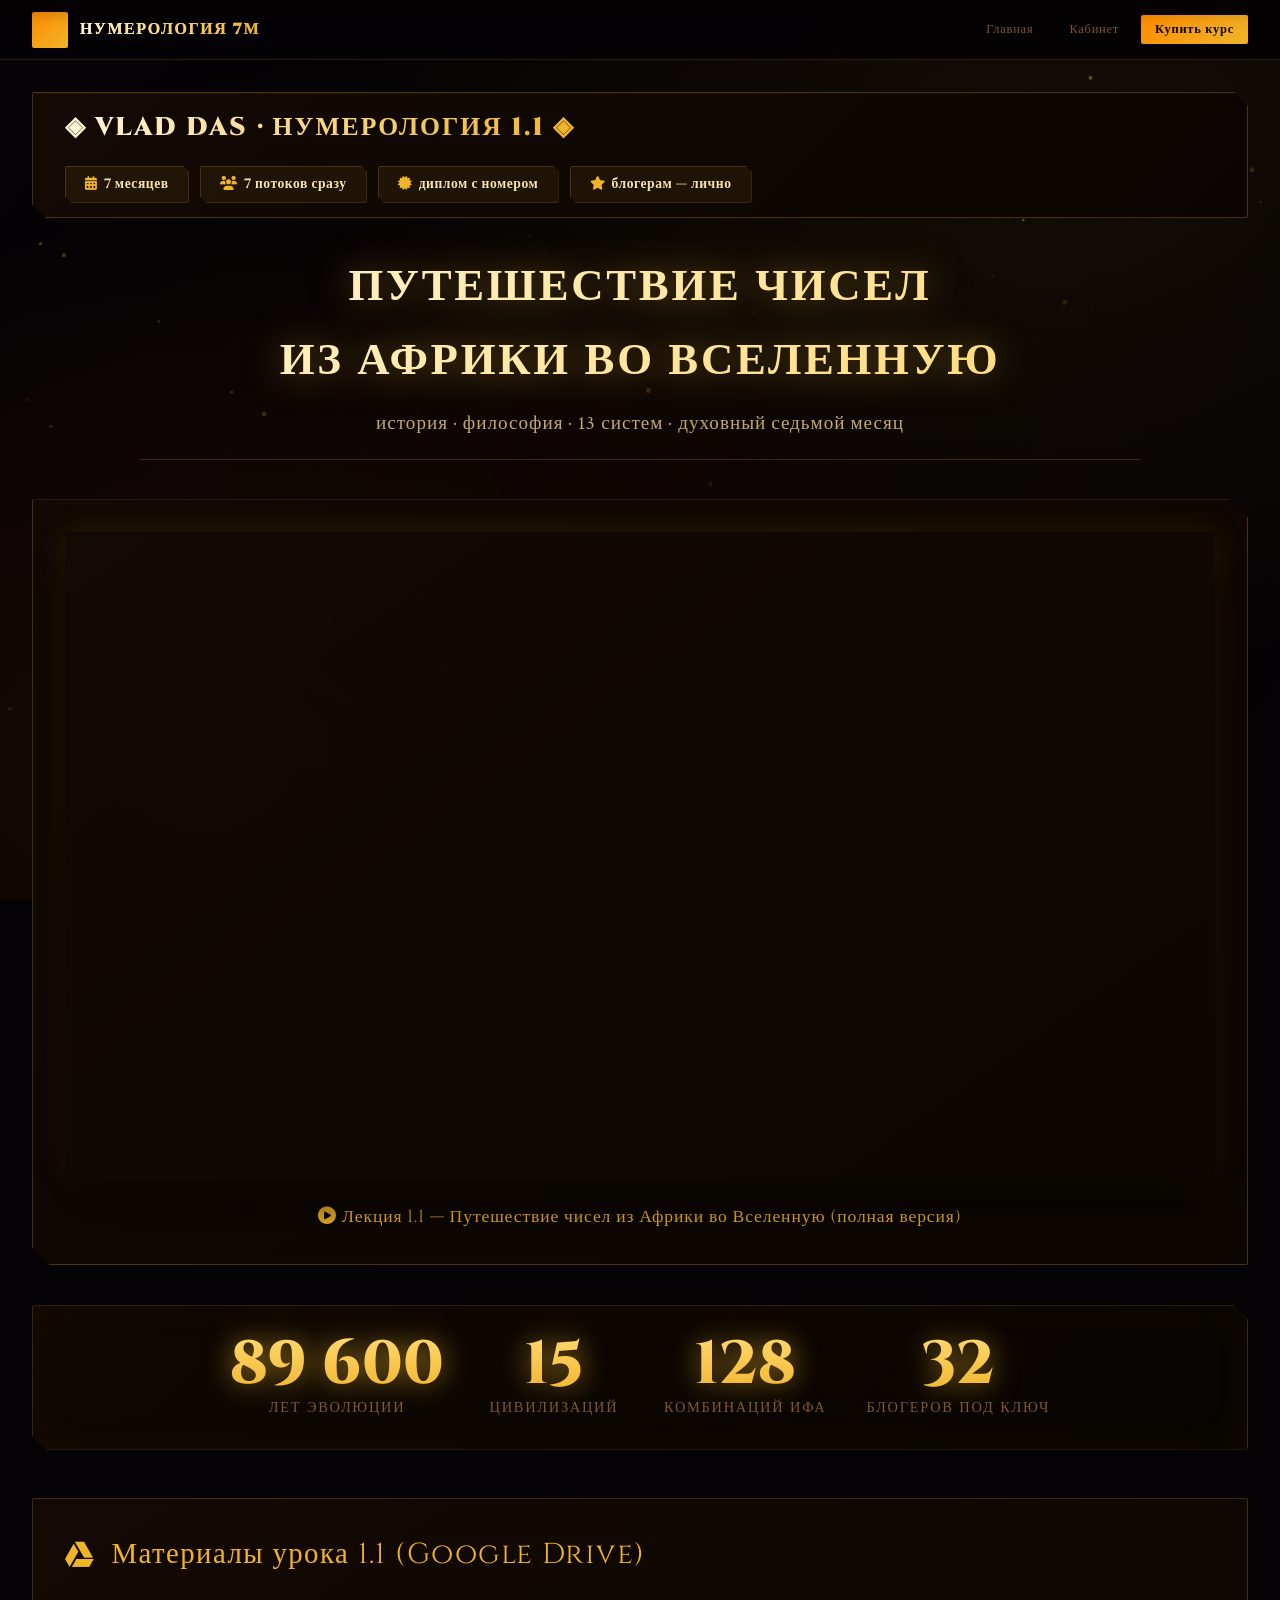
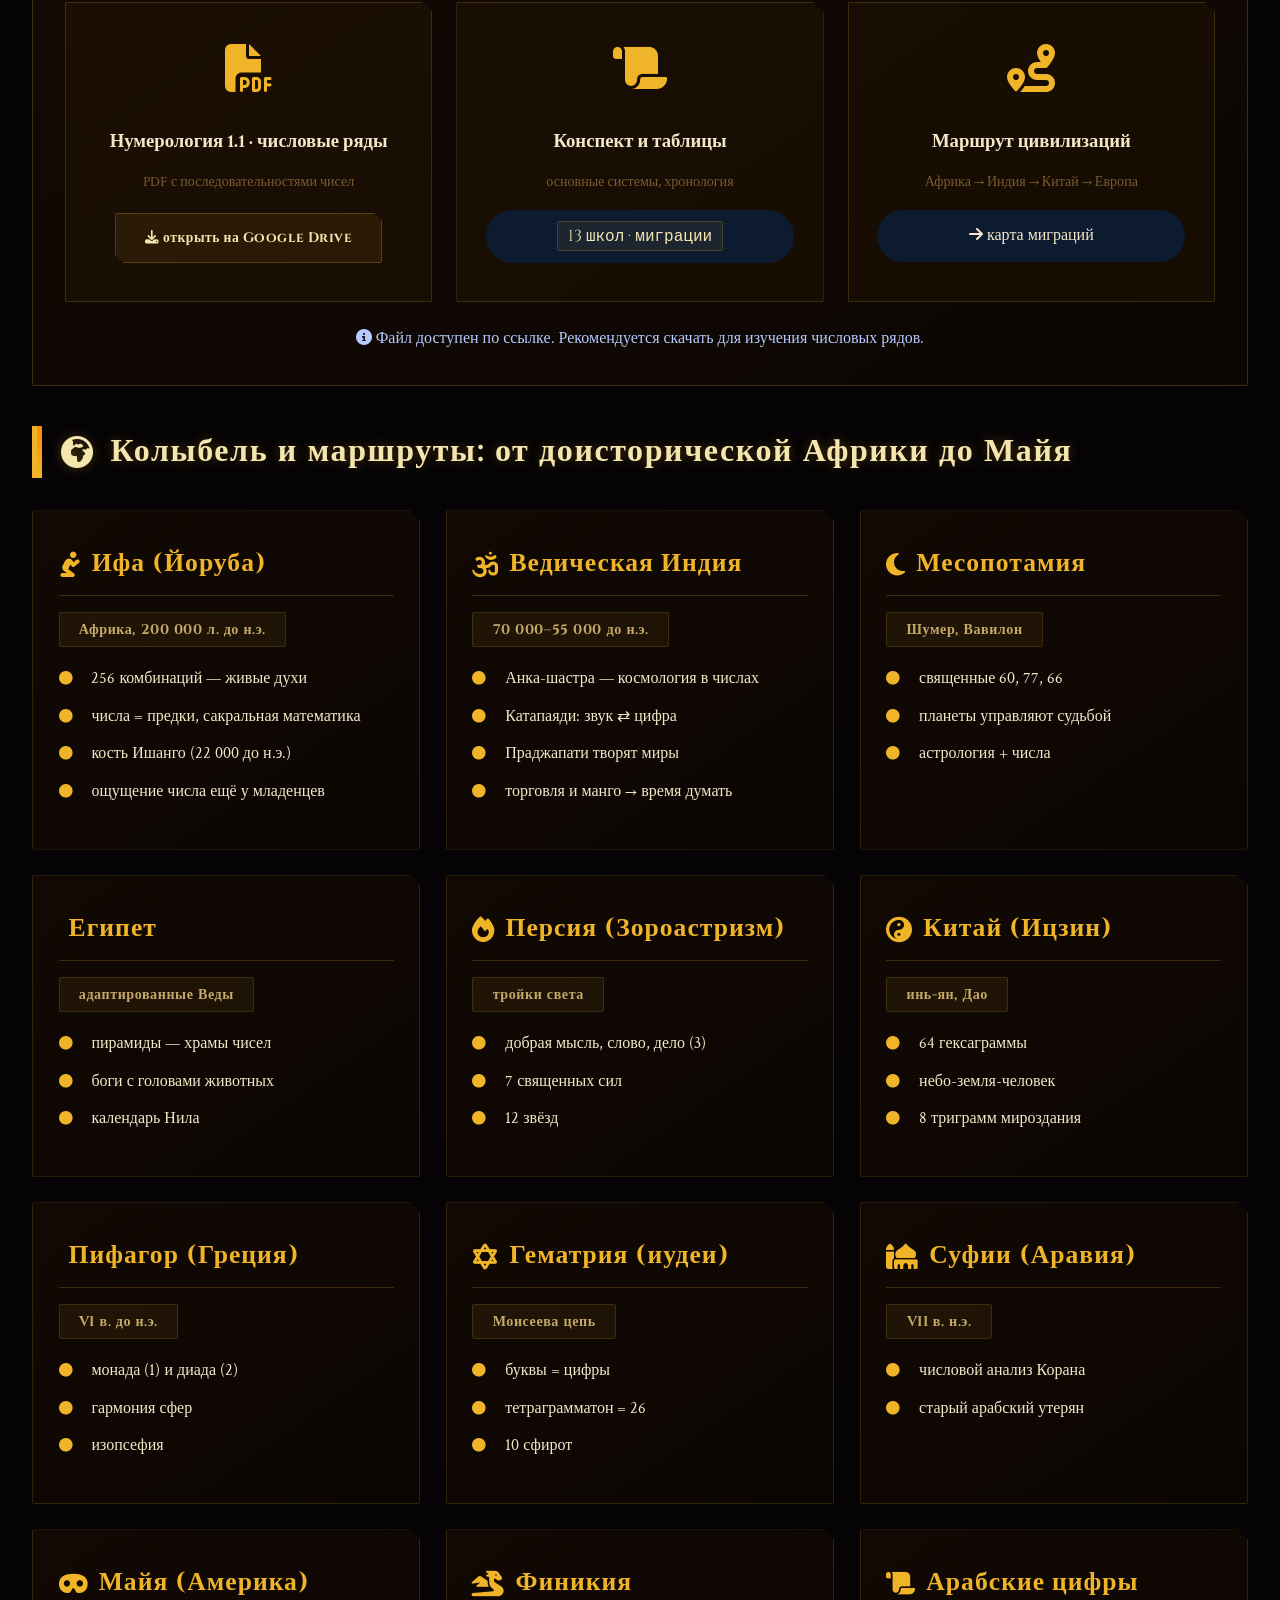
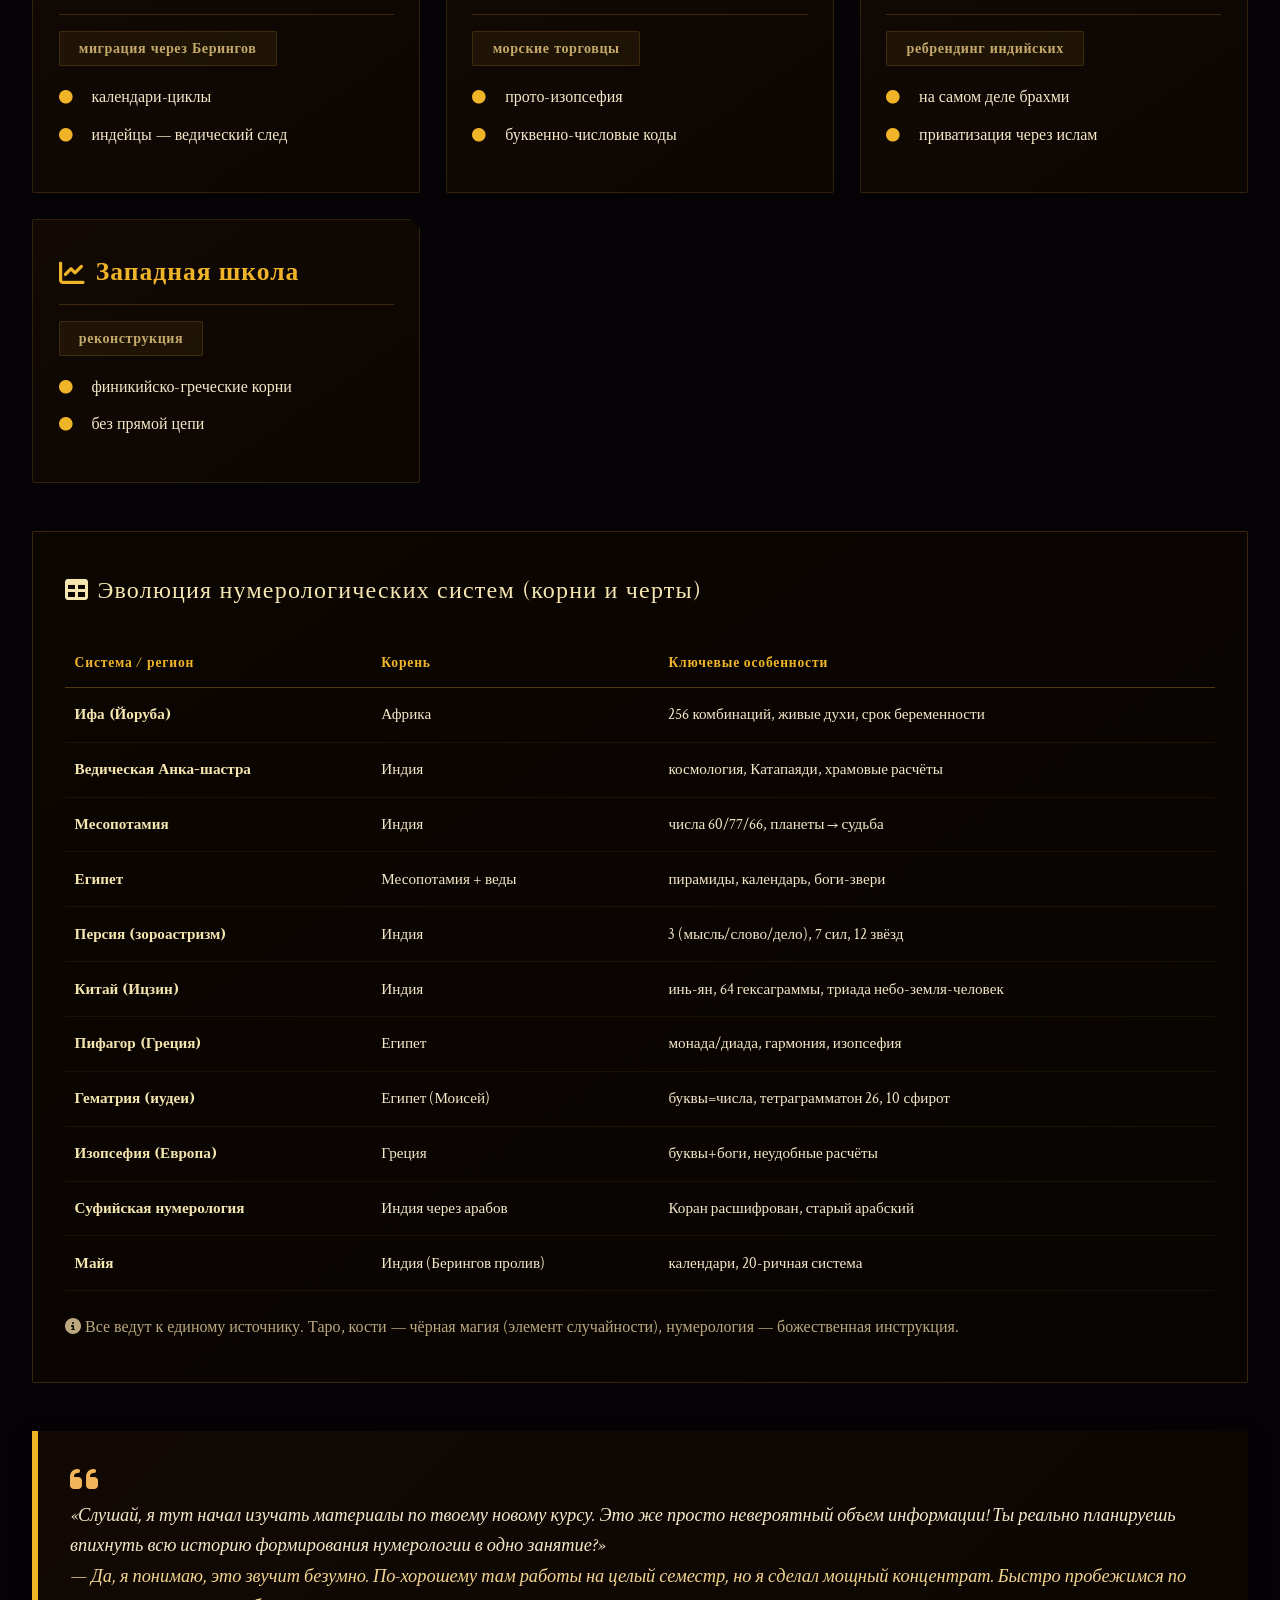
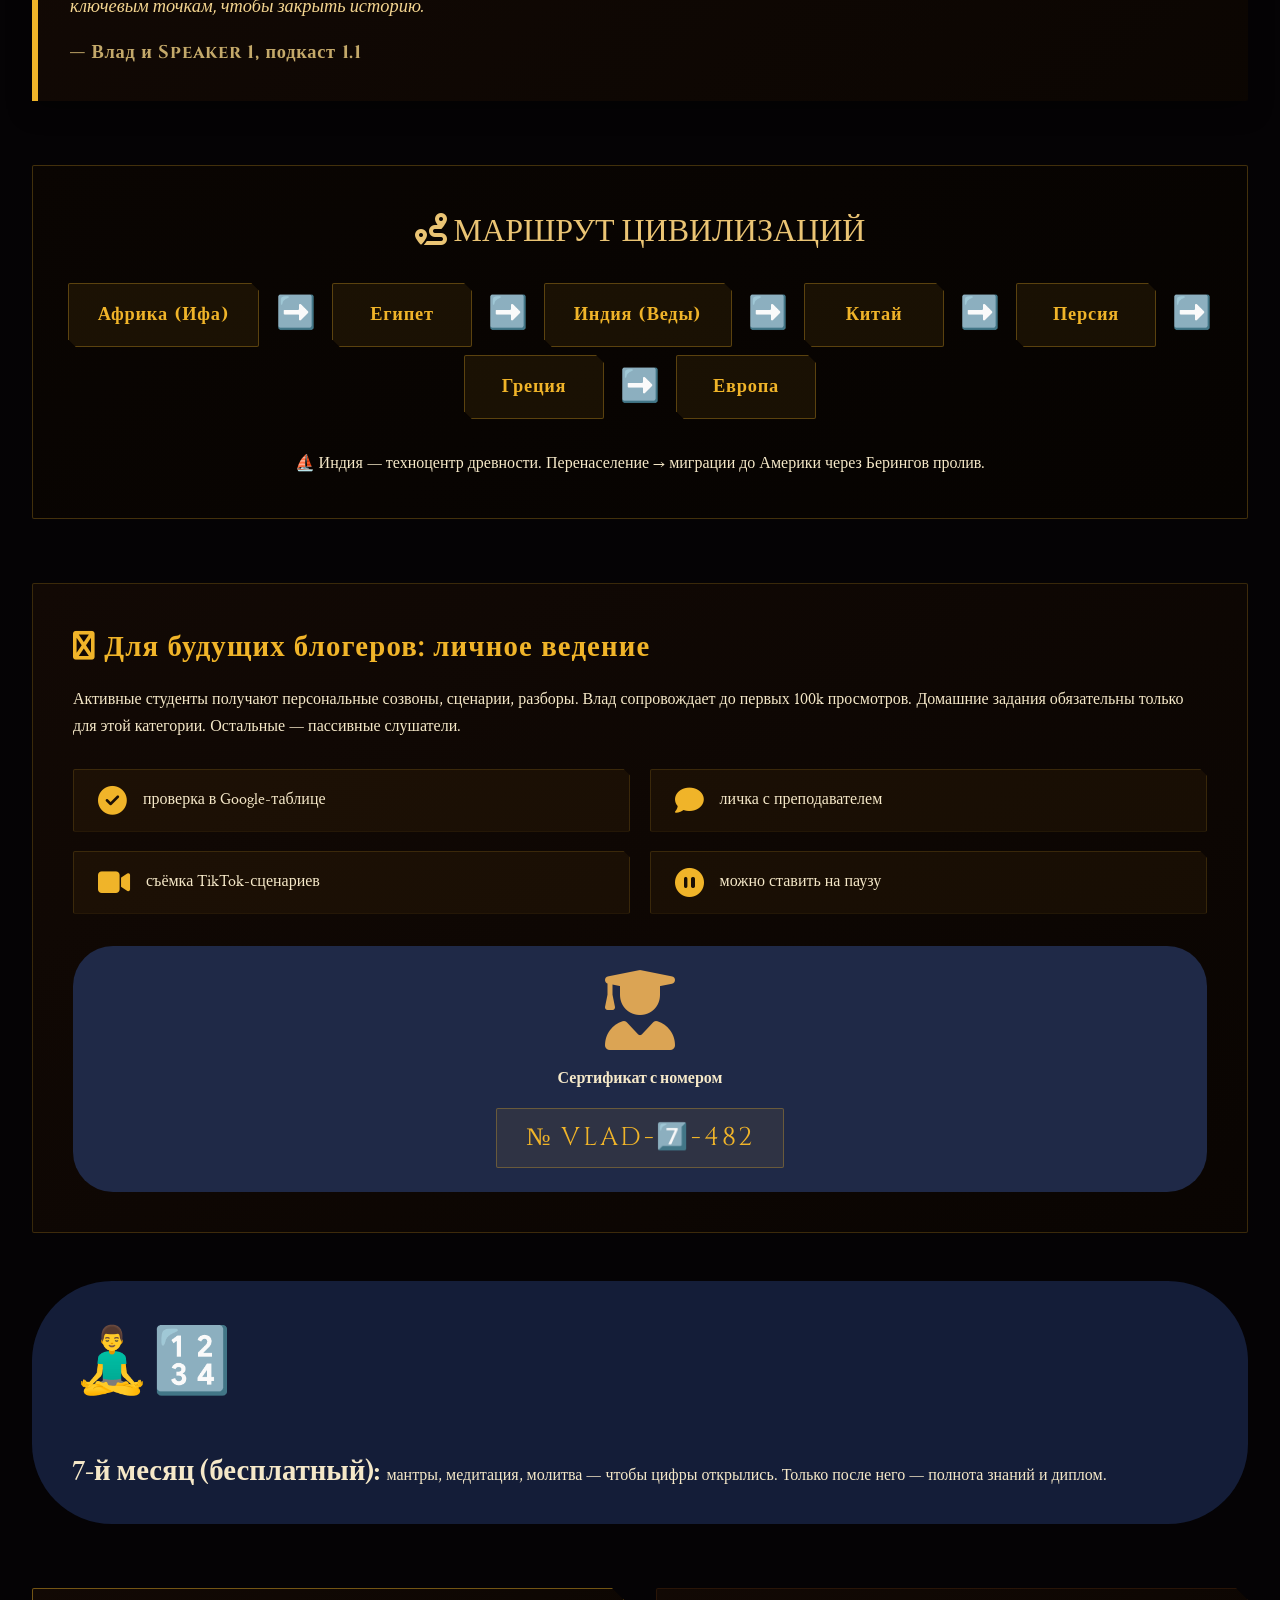
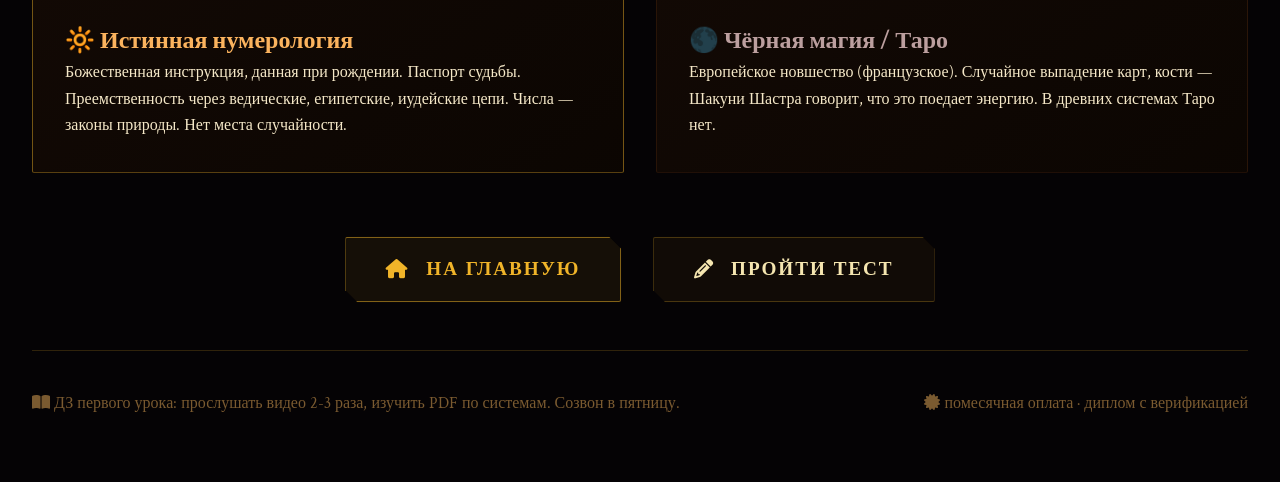
<file: lesson-1-1.html>
<!DOCTYPE html>
<html lang="ru">
<head>
  <meta charset="UTF-8">
  <meta name="viewport" content="width=device-width, initial-scale=1.0">
  <title>Нумерология 1.1 · полная карта знаний · видео и материалы</title>
  <!-- Google Fonts: читабельные + акцентный шрифт -->
  <!-- Font Awesome 6 (бесплатные иконки) -->
  <style>
/* ═══════════════════════════════════════════════════
   НУМЕРОЛОГИЯ 7М · МИСТИЧЕСКАЯ ЗОЛОТАЯ ТЕМА
   Fonts: Cinzel (заголовки) + Crimson Text (текст)
═══════════════════════════════════════════════════ */
:root {
  --gold:       #f0b429;
  --gold-light: #ffd870;
  --gold-pale:  #f5e6b0;
  --gold-dark:  #a06808;
  --gold2:      #d4890a;
  --amber:      #ff8c00;
  --fire:       #ff4500;
  --black:      #050305;
  --black2:     #0a0608;
  --black3:     #110a08;
  --black4:     #1a0f0a;
  --black5:     #221408;
  --black6:     #2d1a08;
  --border:     #3d2410;
  --text:       #f5e8c8;
  --text-dim:   #c4a96a;
  --text-muted: #7a5a30;
  --green:      #6dba7a;
  --red:        #e05050;
  --blue:       #6090d0;
}

* { margin: 0; padding: 0; box-sizing: border-box; }

body {
  background: var(--black) !important;
  font-family: 'Crimson Text', Georgia, serif;
  color: var(--text) !important;
  line-height: 1.65;
  overflow-x: hidden;
}

/* ── FIRE PARTICLES ── */
#particle-canvas {
  position: fixed; top: 0; left: 0;
  width: 100%; height: 100%;
  z-index: 0; pointer-events: none; opacity: 0.5;
  background: transparent;
}

/* ── RADIAL FIRE GLOW ── */
body::before {
  content: '';
  position: fixed; inset: 0; z-index: 1; pointer-events: none;
  background:
    radial-gradient(ellipse at 15% 85%, rgba(240,100,20,.08) 0%, transparent 50%),
    radial-gradient(ellipse at 85% 15%, rgba(240,180,41,.06) 0%, transparent 50%);
}

.wrapper, .dashboard {
  position: relative; z-index: 5;
  max-width: 1440px; margin: 0 auto;
  padding: 2rem 2rem 4rem;
}

/* ════════════════════════════════════════
   KEYFRAMES
════════════════════════════════════════ */
@keyframes fireGlow {
  0%,100% { box-shadow: 0 0 8px rgba(240,140,30,.3), 0 0 20px rgba(240,100,10,.12); }
  50%      { box-shadow: 0 0 22px rgba(240,180,41,.55), 0 0 45px rgba(240,120,20,.22); }
}
@keyframes shimmerGold {
  0%   { background-position: -200% 0; }
  100% { background-position: 200% 0; }
}
@keyframes pulseStop {
  0%,100% { box-shadow: 0 0 12px rgba(240,180,41,.3); }
  50%      { box-shadow: 0 0 35px rgba(240,180,41,.75); }
}
@keyframes slide {
  0%   { transform: translateX(0);    opacity: .5; }
  50%  { transform: translateX(10px); opacity: 1;  }
  100% { transform: translateX(0);    opacity: .5; }
}
@keyframes float {
  0%,100% { transform: translateY(0);   }
  50%      { transform: translateY(-5px); }
}
@keyframes glowPulse {
  0%,100% { box-shadow: 0 0 5px rgba(240,180,41,.3); }
  50%      { box-shadow: 0 0 25px rgba(240,180,41,.75); }
}
@keyframes slideDown {
  from { opacity: 0; transform: translateY(-16px); }
  to   { opacity: 1; transform: translateY(0); }
}
@keyframes fadeIn {
  from { opacity: 0; transform: translateY(8px); }
  to   { opacity: 1; transform: translateY(0); }
}

/* ════════════════════════════════════════
   TOP BAR
════════════════════════════════════════ */
.top-bar {
  display: flex; justify-content: space-between;
  align-items: center; flex-wrap: wrap; gap: 1rem;
  background: linear-gradient(135deg, rgba(20,10,5,.97), rgba(10,5,2,.99)) !important;
  border: 1px solid rgba(240,180,41,.25) !important;
  border-radius: 2px; padding: 0.9rem 2rem;
  margin-bottom: 2rem;
  box-shadow: 0 0 30px rgba(200,100,10,.12), inset 0 1px 0 rgba(240,180,41,.05);
  clip-path: polygon(0 0, calc(100% - 14px) 0, 100% 14px, 100% 100%, 14px 100%, 0 calc(100% - 14px));
}

.logo {
  font-family: 'Cinzel', serif;
  font-weight: 900; font-size: 1.6rem;
  background: linear-gradient(135deg, #fff8e0, var(--gold), var(--amber));
  background-size: 200% auto;
  -webkit-background-clip: text; -webkit-text-fill-color: transparent;
  animation: shimmerGold 5s linear infinite;
  letter-spacing: .08em;
}

.badge-group { display: flex; gap: .7rem; flex-wrap: wrap; }
.badge {
  background: rgba(240,180,41,.07) !important;
  border-radius: 2px; padding: .4rem 1.2rem;
  font-size: .85rem; font-weight: 700;
  border: 1px solid rgba(240,180,41,.2) !important;
  color: var(--gold-pale) !important;
  font-family: 'Cinzel', serif; letter-spacing: .04em;
  clip-path: polygon(0 0, calc(100% - 6px) 0, 100% 6px, 100% 100%, 6px 100%, 0 calc(100% - 6px));
}
.badge i { margin-right: 6px; color: var(--gold) !important; }

/* ════════════════════════════════════════
   HEADINGS
════════════════════════════════════════ */
h1 {
  font-family: 'Cinzel', serif;
  font-size: 2.8rem; font-weight: 900;
  text-transform: uppercase;
  background: linear-gradient(145deg, #fff8dc, var(--gold-light), var(--gold));
  background-size: 200% auto;
  -webkit-background-clip: text; -webkit-text-fill-color: transparent;
  animation: shimmerGold 6s linear infinite;
  text-align: center; margin-bottom: .6rem;
  filter: drop-shadow(0 0 18px rgba(240,180,41,.5));
  letter-spacing: .06em;
}

.subhead {
  text-align: center; font-size: 1.2rem;
  color: var(--text-dim) !important;
  max-width: 1000px; margin: 0 auto 2rem auto;
  border-bottom: 1px solid rgba(240,180,41,.2) !important;
  padding-bottom: 1.2rem; letter-spacing: .05em;
}

/* ════════════════════════════════════════
   SECTION TITLE
════════════════════════════════════════ */
.section-title {
  font-size: 2rem; font-weight: 700;
  display: flex; align-items: center; gap: 1rem;
  margin-bottom: 2rem;
  border-left: 5px solid var(--gold) !important;
  padding-left: 1.5rem;
  color: var(--gold-pale) !important;
  font-family: 'Cinzel', serif; letter-spacing: .05em;
  text-shadow: 0 0 12px rgba(240,180,41,.3);
}

/* ════════════════════════════════════════
   VIDEO SECTION
════════════════════════════════════════ */
.video-section {
  background: linear-gradient(145deg, rgba(20,10,5,.95), rgba(12,6,2,.98)) !important;
  border-radius: 2px; padding: 2rem; margin: 2.5rem 0;
  border: 1px solid rgba(240,180,41,.25) !important;
  text-align: center;
  box-shadow: 0 0 40px rgba(200,100,10,.1);
  clip-path: polygon(0 0, calc(100% - 18px) 0, 100% 18px, 100% 100%, 18px 100%, 0 calc(100% - 18px));
}
.video-wrapper {
  position: relative; padding-bottom: 56.25%; height: 0;
  overflow: hidden; border-radius: 2px;
  box-shadow: 0 20px 50px rgba(0,0,0,.8), 0 0 30px rgba(240,180,41,.15);
}
.video-wrapper iframe { position: absolute; top: 0; left: 0; width: 100%; height: 100%; border: none; }
.video-caption {
  margin-top: 1.5rem; font-size: 1.1rem;
  color: var(--gold) !important; font-family: 'Cinzel', serif; letter-spacing: .05em;
}

/* ════════════════════════════════════════
   STATS GRID
════════════════════════════════════════ */
.stats-grid {
  display: flex; flex-wrap: wrap; justify-content: center; gap: 2.5rem;
  background: linear-gradient(135deg, rgba(15,8,3,.97), rgba(8,4,1,.99)) !important;
  border-radius: 2px; padding: 1.8rem 3rem; margin: 2rem 0 3rem 0;
  border: 1px solid rgba(240,180,41,.2) !important;
  box-shadow: inset 0 0 40px rgba(240,180,41,.04);
  clip-path: polygon(0 0, calc(100% - 14px) 0, 100% 14px, 100% 100%, 14px 100%, 0 calc(100% - 14px));
}
.stat-item { text-align: center; min-width: 140px; }
.stat-number {
  font-size: 3.8rem; font-weight: 800;
  font-family: 'Cinzel', serif;
  background: linear-gradient(180deg, var(--gold-light), var(--gold));
  -webkit-background-clip: text; -webkit-text-fill-color: transparent;
  line-height: 1; filter: drop-shadow(0 0 14px rgba(240,180,41,.65));
}
.stat-label {
  font-size: .9rem; letter-spacing: .12em;
  text-transform: uppercase; color: var(--text-muted) !important;
  font-family: 'Cinzel', serif;
}

/* ════════════════════════════════════════
   DRIVE MATERIALS
════════════════════════════════════════ */
.drive-materials {
  background: linear-gradient(145deg, rgba(20,10,5,.95), rgba(12,6,2,.98)) !important;
  border-radius: 2px; padding: 2rem; margin: 2.5rem 0;
  border: 1px solid rgba(240,180,41,.22) !important;
}
.drive-title {
  font-size: 1.8rem; color: var(--gold) !important; margin-bottom: 1.5rem;
  display: flex; align-items: center; gap: 1rem;
  font-family: 'Cinzel', serif; letter-spacing: .05em;
}
.drive-grid { display: grid; grid-template-columns: repeat(auto-fit, minmax(250px, 1fr)); gap: 1.5rem; }
.drive-card {
  background: rgba(240,180,41,.04) !important;
  border-radius: 2px; padding: 1.8rem; text-align: center;
  border: 1px solid rgba(240,180,41,.18) !important;
  transition: all .3s;
  clip-path: polygon(0 0, calc(100% - 10px) 0, 100% 10px, 100% 100%, 0 100%);
}
.drive-card:hover {
  transform: translateY(-5px);
  box-shadow: 0 20px 35px -10px rgba(240,180,41,.2);
  border-color: rgba(240,180,41,.45) !important;
}
.drive-icon { font-size: 3rem; color: var(--gold) !important; margin-bottom: 1rem; }
.drive-link {
  display: inline-block; margin-top: 1.2rem; padding: .8rem 1.8rem;
  background: rgba(240,180,41,.08) !important; border-radius: 2px;
  color: var(--gold-pale) !important; text-decoration: none; font-weight: 700;
  transition: .25s; border: 1px solid rgba(240,180,41,.25) !important;
  font-family: 'Cinzel', serif; font-size: .85rem; letter-spacing: .04em;
  clip-path: polygon(0 0, calc(100% - 8px) 0, 100% 8px, 100% 100%, 8px 100%, 0 calc(100% - 8px));
}
.drive-link:hover {
  background: linear-gradient(135deg, var(--amber), var(--gold)) !important;
  color: #0a0500 !important;
  box-shadow: 0 4px 16px rgba(240,140,30,.35);
}
.drive-note { margin-top: .8rem; font-size: .88rem; color: var(--text-muted) !important; }

/* ════════════════════════════════════════
   CULTURE CARDS
════════════════════════════════════════ */
.card-grid { display: grid; grid-template-columns: repeat(auto-fit, minmax(300px, 1fr)); gap: 1.6rem; }
.culture-card {
  background: linear-gradient(145deg, rgba(20,10,5,.9), rgba(12,6,2,.95)) !important;
  border-radius: 2px; padding: 2rem 1.6rem;
  border: 1px solid rgba(240,180,41,.15) !important;
  transition: all .28s;
  clip-path: polygon(0 0, calc(100% - 10px) 0, 100% 10px, 100% 100%, 0 100%);
}
.culture-card:hover {
  transform: translateY(-6px);
  border-color: rgba(240,180,41,.45) !important;
  box-shadow: 0 20px 40px -10px rgba(240,180,41,.18);
}
.culture-name {
  font-size: 1.6rem; font-weight: 700; color: var(--gold) !important;
  display: flex; align-items: center; gap: 10px;
  border-bottom: 1px solid rgba(240,180,41,.2) !important;
  padding-bottom: .6rem; margin-bottom: 1rem;
  font-family: 'Cinzel', serif; letter-spacing: .04em;
}
.culture-period {
  font-size: .88rem;
  background: rgba(240,180,41,.07) !important;
  display: inline-block; padding: .3rem 1.2rem;
  border-radius: 2px; margin-bottom: 1.2rem;
  font-weight: 700; color: var(--text-dim) !important;
  border: 1px solid rgba(240,180,41,.15) !important;
  font-family: 'Cinzel', serif; letter-spacing: .04em;
}
.culture-desc { list-style: none; }
.culture-desc li {
  margin-bottom: .7rem; display: flex; gap: .8rem; align-items: baseline;
  color: var(--text) !important;
}
.culture-desc li i { color: var(--gold) !important; width: 20px; font-size: .85rem; }

/* ════════════════════════════════════════
   TABLES
════════════════════════════════════════ */
.systems-comparison, .planets-section, .pancanga-section {
  background: linear-gradient(145deg, rgba(12,6,2,.98), rgba(8,4,1,.99)) !important;
  border-radius: 2px; padding: 2.5rem 2rem; margin: 3rem 0;
  border: 1px solid rgba(240,180,41,.2) !important;
}
.systems-title { color: var(--gold-pale) !important; font-family: 'Cinzel', serif; letter-spacing: .05em; font-size: 1.5rem; margin-bottom: 1.5rem; }
table { width: 100%; border-collapse: collapse; font-size: .95rem; }
th {
  text-align: left; padding: 1rem .6rem .8rem;
  color: var(--gold) !important; font-weight: 700;
  border-bottom: 1px solid rgba(240,180,41,.3) !important;
  font-family: 'Cinzel', serif; letter-spacing: .06em; font-size: .85rem;
}
td {
  padding: .9rem .6rem; border-bottom: 1px solid rgba(240,180,41,.07) !important;
  vertical-align: top; color: var(--text) !important;
}
tr:hover td { background: rgba(240,180,41,.03); }
.highlight { color: var(--gold-pale) !important; font-weight: 700; font-family: 'Cinzel', serif; }

/* ════════════════════════════════════════
   MIGRATION ROAD
════════════════════════════════════════ */
.migration-road {
  background: linear-gradient(145deg, rgba(10,5,2,.99), rgba(6,3,1,.99)) !important;
  border-radius: 2px; padding: 2.5rem 2rem; margin: 4rem 0;
  border: 1px solid rgba(240,180,41,.25) !important;
}
.road-container {
  display: flex; flex-wrap: wrap; align-items: center;
  justify-content: center; gap: .5rem 1rem;
}
.stop {
  background: rgba(240,180,41,.08) !important;
  border-radius: 2px; padding: 1rem 1.8rem;
  font-weight: 700; font-size: 1.15rem; color: var(--gold) !important;
  border: 1px solid rgba(240,180,41,.3) !important;
  min-width: 140px; text-align: center;
  animation: pulseStop 3s infinite;
  font-family: 'Cinzel', serif; letter-spacing: .04em;
  clip-path: polygon(0 0, calc(100% - 8px) 0, 100% 8px, 100% 100%, 8px 100%, 0 calc(100% - 8px));
}
.arrow { font-size: 2rem; color: var(--gold) !important; animation: slide 2s infinite; }

/* ════════════════════════════════════════
   MENTOR BLOCK
════════════════════════════════════════ */
.mentor-block {
  display: flex; flex-wrap: wrap; gap: 2rem;
  background: linear-gradient(145deg, rgba(20,10,5,.9), rgba(10,5,2,.95)) !important;
  border-radius: 2px; padding: 2.5rem; margin: 3rem 0;
  border: 1px solid rgba(240,180,41,.2) !important;
}
.mentor-text h3 {
  font-size: 1.8rem; color: var(--gold) !important; margin-bottom: 1rem;
  font-family: 'Cinzel', serif; letter-spacing: .04em;
}
.mentor-features { display: grid; grid-template-columns: 1fr 1fr; gap: 1.2rem; margin-top: 1.8rem; }
.feature {
  background: rgba(240,180,41,.05) !important; border-radius: 2px;
  padding: 1rem 1.5rem; display: flex; align-items: center; gap: 1rem;
  border: 1px solid rgba(240,180,41,.15) !important;
  clip-path: polygon(0 0, calc(100% - 7px) 0, 100% 7px, 100% 100%, 0 100%);
}
.feature i { font-size: 1.8rem; color: var(--gold) !important; }

/* ════════════════════════════════════════
   CERTIFICATE
════════════════════════════════════════ */
.cert-number {
  font-family: 'Cinzel', serif; font-size: 1.6rem;
  background: rgba(240,180,41,.08) !important;
  padding: .5rem 1.8rem; border-radius: 2px;
  border: 1px solid rgba(240,180,41,.3) !important;
  color: var(--gold) !important; letter-spacing: .1em;
}

/* ════════════════════════════════════════
   PODCAST / INSIGHT QUOTES
════════════════════════════════════════ */
.podcast-quote, .insight-quote, .gematria-note {
  background: linear-gradient(135deg, rgba(20,10,5,.9), rgba(12,6,2,.95)) !important;
  border-radius: 0 2px 2px 0; padding: 2rem; margin: 2rem 0;
  border-left: 6px solid var(--gold) !important;
  font-style: italic; font-size: 1.15rem; color: var(--text) !important;
  box-shadow: 0 8px 24px rgba(0,0,0,.4);
}
.quote-author {
  margin-top: 1rem; color: var(--text-dim) !important;
  font-style: normal; font-weight: 700; font-family: 'Cinzel', serif; letter-spacing: .04em;
}

/* ════════════════════════════════════════
   ACTION BUTTONS
════════════════════════════════════════ */
.action-buttons, .nav-buttons {
  display: flex; flex-wrap: wrap; justify-content: center; gap: 2rem; margin: 3rem 0;
}
.action-btn, .primary-btn, .test-btn {
  font-size: 1.2rem; font-weight: 700; padding: 1rem 2.5rem;
  border-radius: 2px; cursor: pointer; transition: all .3s;
  text-decoration: none; display: inline-flex; align-items: center; gap: 1rem;
  font-family: 'Cinzel', serif; letter-spacing: .1em;
  clip-path: polygon(0 0, calc(100% - 12px) 0, 100% 12px, 100% 100%, 12px 100%, 0 calc(100% - 12px));
}
.btn-home, .primary-btn {
  border: 1px solid rgba(240,180,41,.5) !important;
  color: var(--gold) !important; background: rgba(240,180,41,.07) !important;
  box-shadow: 0 0 20px rgba(240,180,41,.2);
}
.btn-home:hover, .primary-btn:hover {
  background: linear-gradient(135deg, var(--amber), var(--gold)) !important;
  color: #0a0500 !important; box-shadow: 0 0 40px rgba(240,180,41,.5);
}
.btn-test, .test-btn {
  border: 1px solid rgba(240,180,41,.25) !important;
  color: var(--gold-pale) !important;
  background: rgba(240,180,41,.05) !important;
  box-shadow: 0 0 15px rgba(240,180,41,.12);
}
.btn-test:hover, .test-btn:hover {
  background: rgba(240,180,41,.14) !important;
  border-color: rgba(240,180,41,.5) !important;
  box-shadow: 0 0 30px rgba(240,180,41,.3);
}

/* ════════════════════════════════════════
   DUALITY ROW
════════════════════════════════════════ */
.duality-row { display: flex; gap: 2rem; flex-wrap: wrap; margin: 4rem 0; }
.duality-card {
  flex: 1 1 250px;
  background: linear-gradient(145deg, rgba(20,10,5,.9), rgba(12,6,2,.95)) !important;
  border-radius: 2px; padding: 2rem;
  border: 1px solid rgba(240,180,41,.18) !important;
  clip-path: polygon(0 0, calc(100% - 12px) 0, 100% 12px, 100% 100%, 0 100%);
}
.duality-card.gold { border-color: rgba(240,180,41,.45) !important; box-shadow: 0 0 20px rgba(240,180,41,.08); }
.duality-card.gray { border-color: rgba(60,30,10,.6) !important; }

/* ════════════════════════════════════════
   FOOTER
════════════════════════════════════════ */
footer, .footer-note {
  border-top: 1px solid rgba(240,180,41,.18) !important;
  padding-top: 2.5rem; margin-top: 3rem;
  display: flex; justify-content: space-between; flex-wrap: wrap; gap: 2rem;
  color: var(--text-muted) !important;
}

/* ════════════════════════════════════════
   GUNAS
════════════════════════════════════════ */
.gunas-showcase {
  display: flex; flex-wrap: wrap; justify-content: center; gap: 2rem;
  background: linear-gradient(145deg, rgba(12,6,2,.98), rgba(8,4,1,.99)) !important;
  border-radius: 2px; padding: 2rem 2.5rem; margin: 2.5rem 0;
  border: 1px solid rgba(240,180,41,.2) !important;
  box-shadow: 0 0 40px rgba(240,180,41,.07);
}
.guna-item {
  flex: 1 1 200px; text-align: center; padding: 1rem; border-radius: 2px;
  background: rgba(0,0,0,.4) !important;
}
.guna-sattva { border-bottom: 4px solid var(--gold-light) !important; }
.guna-rajas  { border-bottom: 4px solid #cc4444 !important; }
.guna-tamas  { border-bottom: 4px solid rgba(60,30,10,.8) !important; }
.guna-symbol { font-size: 3rem; margin-bottom: .5rem; }
.guna-title  { font-size: 1.7rem; font-weight: 700; color: var(--gold-pale) !important; font-family: 'Cinzel', serif; }
.guna-desc   { font-size: .95rem; color: var(--text-dim) !important; }

/* ════════════════════════════════════════
   MYTH GRID
════════════════════════════════════════ */
.myth-grid { display: grid; grid-template-columns: repeat(auto-fit, minmax(260px, 1fr)); gap: 2rem; margin: 3rem 0; }
.myth-card {
  background: linear-gradient(145deg, rgba(15,8,3,.95), rgba(8,4,1,.98)) !important;
  border-radius: 2px; padding: 1.8rem 1.5rem;
  border: 1px solid rgba(240,180,41,.15) !important; transition: .25s;
  clip-path: polygon(0 0, calc(100% - 10px) 0, 100% 10px, 100% 100%, 0 100%);
}
.myth-card:hover { transform: scale(1.02); box-shadow: 0 20px 35px -12px rgba(240,180,41,.22); border-color: rgba(240,180,41,.45) !important; }
.myth-card .planet-num { font-size: 2.5rem; font-weight: 800; font-family: 'Cinzel', serif; color: var(--gold) !important; }
.myth-card p { margin-top: 1rem; color: var(--text) !important; }

/* ════════════════════════════════════════
   LEVEL CARDS
════════════════════════════════════════ */
.levels-container { display: flex; flex-wrap: wrap; gap: 1.5rem; justify-content: center; margin: 3rem 0; }
.level-card {
  background: linear-gradient(145deg, rgba(20,10,5,.9), rgba(10,5,2,.95)) !important;
  border-radius: 2px; padding: 2rem; flex: 1 1 250px; text-align: center;
  border: 1px solid rgba(240,180,41,.18) !important;
  clip-path: polygon(0 0, calc(100% - 10px) 0, 100% 10px, 100% 100%, 10px 100%, 0 calc(100% - 10px));
}
.level2 { border-color: rgba(240,180,41,.45) !important; box-shadow: 0 0 18px rgba(240,180,41,.08); }
.stars { font-size: 1.8rem; letter-spacing: 8px; margin-bottom: .8rem; color: var(--gold) !important; }
.level-title { font-size: 1.6rem; font-weight: 800; color: var(--gold-pale) !important; font-family: 'Cinzel', serif; letter-spacing: .04em; }

/* ════════════════════════════════════════
   MEDIA / VIDEO LINK
════════════════════════════════════════ */
.media-block {
  display: flex; flex-wrap: wrap; gap: 2rem;
  background: linear-gradient(145deg, rgba(20,10,5,.9), rgba(10,5,2,.95)) !important;
  border-radius: 2px; padding: 2rem; margin: 3rem 0;
  align-items: center; border: 1px solid rgba(240,180,41,.2) !important;
}
.video-link-card {
  flex: 2; min-width: 280px;
  background: rgba(240,180,41,.05) !important;
  border-radius: 2px; padding: 1.5rem;
  display: flex; align-items: center; gap: 1.5rem;
  border: 1px solid rgba(240,180,41,.3) !important;
}
.play-icon { font-size: 3rem; color: var(--gold) !important; }
.video-link-card a { color: var(--gold-pale) !important; text-decoration: none; font-size: 1.4rem; font-weight: 700; font-family: 'Cinzel', serif; }
.video-link-card a:hover { color: var(--gold-light) !important; text-decoration: underline; }
.silk-icon-box {
  flex: 1; min-width: 200px;
  background: rgba(240,180,41,.04) !important;
  border-radius: 2px; padding: 1.2rem 1.8rem;
  display: flex; align-items: center; gap: 1rem;
  border: 1px solid rgba(240,180,41,.18) !important; justify-content: center;
}
.silk-icon-box i { font-size: 2.5rem; color: var(--gold) !important; }
.silk-icon-box span, .silk-icon-box a { color: var(--gold-pale) !important; font-weight: 600; }

/* ════════════════════════════════════════
   MYSTIC BUTTON
════════════════════════════════════════ */
.mystic-btn {
  background: rgba(240,180,41,.06) !important;
  border: 1px solid rgba(240,180,41,.35) !important;
  color: var(--gold-pale) !important; font-size: 1.3rem; font-weight: 700;
  padding: 1rem 3rem; border-radius: 2px; margin: 2rem auto; display: block;
  cursor: pointer; transition: .3s; box-shadow: 0 0 18px rgba(240,180,41,.2);
  font-family: 'Cinzel', serif; letter-spacing: .08em;
  clip-path: polygon(0 0, calc(100% - 12px) 0, 100% 12px, 100% 100%, 12px 100%, 0 calc(100% - 12px));
}
.mystic-btn:hover {
  background: linear-gradient(135deg, var(--amber), var(--gold)) !important;
  color: #0a0500 !important; letter-spacing: .12em;
  box-shadow: 0 0 35px rgba(240,180,41,.5);
}

/* ════════════════════════════════════════
   ARCHETYPE
════════════════════════════════════════ */
.archetype-duo { display: flex; flex-wrap: wrap; gap: 2rem; margin: 3rem 0; }
.arch-card {
  flex: 1 1 300px;
  background: linear-gradient(145deg, rgba(20,10,5,.9), rgba(10,5,2,.95)) !important;
  border-radius: 2px; padding: 2rem; border: 1px solid rgba(240,180,41,.22) !important;
}
.arch-num { font-size: 3.8rem; font-weight: 800; font-family: 'Cinzel', serif; color: var(--gold) !important; }
.arch-title { font-size: 1.8rem; font-weight: 700; color: var(--gold-pale) !important; margin: .5rem 0; font-family: 'Cinzel', serif; }

/* ════════════════════════════════════════
   AVATARS
════════════════════════════════════════ */
.avatars-section {
  background: linear-gradient(145deg, rgba(10,5,2,.99), rgba(6,3,1,.99)) !important;
  border-radius: 2px; padding: 2.5rem 2rem; margin: 3rem 0;
  border: 1px solid rgba(240,180,41,.18) !important;
}
.avatar-grid { display: grid; grid-template-columns: repeat(auto-fit, minmax(270px, 1fr)); gap: 1.5rem; }
.avatar-item {
  background: linear-gradient(145deg, rgba(20,10,5,.9), rgba(12,6,2,.95)) !important;
  border-radius: 2px; padding: 1.8rem 1.5rem;
  border: 1px solid rgba(240,180,41,.15) !important; transition: .25s;
  clip-path: polygon(0 0, calc(100% - 8px) 0, 100% 8px, 100% 100%, 0 100%);
}
.avatar-item:hover { transform: translateY(-5px); border-color: rgba(240,180,41,.45) !important; box-shadow: 0 18px 30px -10px rgba(240,180,41,.2); }
.avatar-number { font-family: 'Cinzel', serif; font-size: 2.2rem; font-weight: 800; color: var(--gold) !important; border-bottom: 1px solid rgba(240,180,41,.2) !important; padding-bottom: .3rem; margin-bottom: .8rem; }
.avatar-name { font-size: 1.6rem; font-weight: 700; color: var(--gold-pale) !important; font-family: 'Cinzel', serif; }
.avatar-desc { margin-top: .8rem; color: var(--text) !important; font-size: .95rem; }

/* ════════════════════════════════════════
   SOURCES
════════════════════════════════════════ */
.sources-block {
  background: linear-gradient(145deg, rgba(12,6,2,.98), rgba(8,4,1,.99)) !important;
  border-radius: 2px; padding: 2rem; display: flex; flex-wrap: wrap;
  gap: 2rem; justify-content: center; margin: 3rem 0;
  border: 1px solid rgba(240,180,41,.15) !important;
}
.source {
  background: rgba(240,180,41,.04) !important; padding: 1.5rem; border-radius: 2px;
  flex: 1 1 250px; border: 1px solid rgba(240,180,41,.12) !important;
}
.source h3 { color: var(--gold-pale) !important; margin: .8rem 0 .5rem; font-family: 'Cinzel', serif; }
.source p { color: var(--text-dim) !important; }

/* ════════════════════════════════════════
   ZERO KALKI
════════════════════════════════════════ */
.zero-kalki {
  background: linear-gradient(145deg, rgba(20,10,5,.9), rgba(8,4,1,.98)) !important;
  border-radius: 2px; padding: 2rem 3rem; text-align: center;
  border: 1px dashed rgba(240,180,41,.3) !important; margin: 3rem 0;
  font-size: 1.3rem; color: var(--text) !important;
}

/* ════════════════════════════════════════
   PHILOSOPHY
════════════════════════════════════════ */
.philosophy-block {
  background: linear-gradient(145deg, rgba(20,10,5,.9), rgba(10,5,2,.95)) !important;
  border-radius: 2px; padding: 2rem 2.5rem; margin: 2.5rem 0;
  border: 1px solid rgba(240,180,41,.22) !important;
  display: flex; flex-wrap: wrap; gap: 2rem; align-items: center;
}
.phil-question {
  font-size: 2rem; font-weight: 800; color: var(--gold) !important;
  flex: 1; font-family: 'Cinzel', serif; letter-spacing: .04em;
}
.phil-answer {
  flex: 2; font-size: 1.05rem;
  background: rgba(240,180,41,.04) !important;
  padding: 1.5rem; border-radius: 2px; color: var(--text) !important;
  border: 1px solid rgba(240,180,41,.12) !important;
}

/* ════════════════════════════════════════
   PANCANGA / FORMULA
════════════════════════════════════════ */
.formula {
  background: linear-gradient(145deg, rgba(8,4,1,.99), rgba(5,3,1,.99)) !important;
  border-radius: 2px; padding: 2rem;
  font-size: 2.5rem; font-family: 'Cinzel', monospace; text-align: center;
  color: var(--gold) !important; border: 1px solid rgba(240,180,41,.35) !important;
  margin: 2rem 0; box-shadow: 0 0 30px rgba(240,180,41,.15);
  animation: fireGlow 4s infinite;
}
.param-grid { display: grid; grid-template-columns: repeat(auto-fit, minmax(270px, 1fr)); gap: 1.8rem; margin: 2rem 0; }
.param-card {
  background: linear-gradient(145deg, rgba(20,10,5,.9), rgba(10,5,2,.95)) !important;
  border-radius: 2px; padding: 1.8rem; border: 1px solid rgba(240,180,41,.18) !important;
  clip-path: polygon(0 0, calc(100% - 8px) 0, 100% 8px, 100% 100%, 0 100%);
}
.param-symbol { font-size: 2.3rem; font-weight: 800; font-family: 'Cinzel', sans-serif; color: var(--gold) !important; border-bottom: 1px solid rgba(240,180,41,.2) !important; padding-bottom: .4rem; margin-bottom: .8rem; }
.param-name { font-size: 1.6rem; font-weight: 600; color: var(--gold-pale) !important; font-family: 'Cinzel', serif; }
.param-desc { margin-top: .8rem; color: var(--text) !important; }

.critique-block {
  background: linear-gradient(145deg, rgba(20,10,5,.9), rgba(10,5,2,.95)) !important;
  border-radius: 2px; padding: 2rem 2.5rem; margin: 2.5rem 0;
  border: 1px solid rgba(240,180,41,.22) !important;
}
.critique-title {
  font-size: 2rem; font-weight: 800; color: var(--gold) !important;
  margin-bottom: 1.5rem; font-family: 'Cinzel', serif; letter-spacing: .04em;
}
.angas-list { display: flex; flex-wrap: wrap; gap: 1rem; margin-top: 1.5rem; }
.anga-item {
  background: rgba(240,180,41,.05) !important; padding: 1rem 1.5rem;
  border-radius: 2px; flex: 1 1 200px; border: 1px solid rgba(240,180,41,.15) !important;
  color: var(--text) !important;
}
.naksha-block {
  background: linear-gradient(145deg, rgba(20,10,5,.9), rgba(10,5,2,.95)) !important;
  border-radius: 2px; padding: 2rem; margin: 2rem 0;
  border-left: 6px solid var(--gold) !important;
}
.naksha-block h2 { color: var(--gold) !important; font-family: 'Cinzel', serif; }
.bot-note {
  background: rgba(240,180,41,.04) !important; border-radius: 2px;
  padding: 1.5rem 2rem; display: flex; align-items: center;
  gap: 2rem; flex-wrap: wrap; margin: 2.5rem 0;
  border: 1px solid rgba(240,180,41,.18) !important;
}
.bot-note h3 { color: var(--gold-pale) !important; font-family: 'Cinzel', serif; }
.community-block {
  background: linear-gradient(145deg, rgba(20,10,5,.9), rgba(10,5,2,.95)) !important;
  border-radius: 2px; padding: 2rem; margin: 2rem 0;
  display: flex; gap: 2rem; flex-wrap: wrap;
  border: 1px solid rgba(240,180,41,.18) !important;
  color: var(--text) !important;
}
.homework-block {
  background: linear-gradient(145deg, rgba(20,10,5,.9), rgba(10,5,2,.95)) !important;
  border-radius: 2px; padding: 2rem; margin: 2rem 0;
  border: 1px solid rgba(240,180,41,.18) !important;
}
.homework-block h3 { color: var(--gold) !important; margin-bottom: 1rem; font-family: 'Cinzel', serif; }
.homework-block p { color: var(--text) !important; }
.demo-example {
  background: rgba(10,5,2,.98) !important; border-radius: 2px;
  padding: 1.5rem 2rem; margin: 1.5rem 0; text-align: center;
  font-size: 1.4rem; border: 1px solid rgba(240,180,41,.25) !important;
  color: var(--gold-pale) !important; font-family: 'Cinzel', serif;
}

/* ════════════════════════════════════════
   MISC
════════════════════════════════════════ */
code {
  background: rgba(240,180,41,.07);
  padding: .2rem .6rem; border-radius: 2px;
  color: var(--gold-pale); border: 1px solid rgba(240,180,41,.2);
  font-family: 'Cinzel', monospace;
}
.small-note {
  background: rgba(20,10,5,.9); border-radius: 2px;
  padding: 1rem 2rem; display: inline-block; margin: 1rem 0;
  color: var(--text-dim); border: 1px solid rgba(240,180,41,.15);
}

/* ════════════════════════════════════════
   RESPONSIVE
════════════════════════════════════════ */
@media (max-width: 800px) {
  h1 { font-size: 2rem; }
  .road-container { flex-direction: column; }
  .arrow { transform: rotate(90deg); }
  .logo { font-size: 1.2rem; }
}


/* ════════════════════════════════════════
   SCROLL-REVEAL & ENTRANCE ANIMATIONS
════════════════════════════════════════ */
.reveal {
  opacity: 0;
  transform: translateY(32px);
  transition: opacity .7s ease, transform .7s ease;
}
.reveal.visible {
  opacity: 1;
  transform: translateY(0);
}
.reveal-left {
  opacity: 0;
  transform: translateX(-40px);
  transition: opacity .7s ease, transform .7s ease;
}
.reveal-left.visible { opacity: 1; transform: translateX(0); }
.reveal-right {
  opacity: 0;
  transform: translateX(40px);
  transition: opacity .7s ease, transform .7s ease;
}
.reveal-right.visible { opacity: 1; transform: translateX(0); }

/* Staggered children */
.stagger-children > * {
  opacity: 0;
  transform: translateY(24px);
  transition: opacity .5s ease, transform .5s ease;
}
.stagger-children.visible > *:nth-child(1)  { opacity:1; transform:none; transition-delay:.05s; }
.stagger-children.visible > *:nth-child(2)  { opacity:1; transform:none; transition-delay:.12s; }
.stagger-children.visible > *:nth-child(3)  { opacity:1; transform:none; transition-delay:.19s; }
.stagger-children.visible > *:nth-child(4)  { opacity:1; transform:none; transition-delay:.26s; }
.stagger-children.visible > *:nth-child(5)  { opacity:1; transform:none; transition-delay:.33s; }
.stagger-children.visible > *:nth-child(6)  { opacity:1; transform:none; transition-delay:.40s; }
.stagger-children.visible > *:nth-child(7)  { opacity:1; transform:none; transition-delay:.47s; }
.stagger-children.visible > *:nth-child(8)  { opacity:1; transform:none; transition-delay:.54s; }
.stagger-children.visible > *:nth-child(9)  { opacity:1; transform:none; transition-delay:.61s; }
.stagger-children.visible > *:nth-child(10) { opacity:1; transform:none; transition-delay:.68s; }
.stagger-children.visible > *:nth-child(n+11) { opacity:1; transform:none; transition-delay:.72s; }

/* Page load hero animation */
@keyframes heroFadeIn {
  from { opacity:0; transform: translateY(-20px) scale(.97); }
  to   { opacity:1; transform: translateY(0) scale(1); }
}
.wrapper > .top-bar { animation: heroFadeIn .6s ease forwards; }
.wrapper > h1       { animation: heroFadeIn .7s .1s ease both; }
.wrapper > .subhead { animation: heroFadeIn .6s .2s ease both; }

/* Hover ripple on cards */
.culture-card, .drive-card, .myth-card, .avatar-item, .level-card, .param-card {
  position: relative; overflow: hidden;
}
.culture-card::after, .drive-card::after, .myth-card::after,
.avatar-item::after, .level-card::after, .param-card::after {
  content: '';
  position: absolute; inset: 0;
  background: radial-gradient(circle at var(--mx,50%) var(--my,50%),
    rgba(240,180,41,.12) 0%, transparent 65%);
  opacity: 0; transition: opacity .4s;
  pointer-events: none;
}
.culture-card:hover::after, .drive-card:hover::after, .myth-card:hover::after,
.avatar-item:hover::after, .level-card:hover::after, .param-card:hover::after {
  opacity: 1;
}

/* Table row hover */
tr { transition: background .2s; }
tr:hover td { background: rgba(240,180,41,.04) !important; }

/* Road stop entrance */
@keyframes stopAppear {
  from { opacity:0; transform: scale(.8); }
  to   { opacity:1; transform: scale(1); }
}
.stop { animation: stopAppear .5s ease both; }
.migration-road.visible .stop:nth-child(1)  { animation-delay:.0s; }
.migration-road.visible .stop:nth-child(3)  { animation-delay:.1s; }
.migration-road.visible .stop:nth-child(5)  { animation-delay:.2s; }
.migration-road.visible .stop:nth-child(7)  { animation-delay:.3s; }
.migration-road.visible .stop:nth-child(9)  { animation-delay:.4s; }
.migration-road.visible .stop:nth-child(11) { animation-delay:.5s; }
.migration-road.visible .stop:nth-child(13) { animation-delay:.6s; }

/* Counter number glow on update */
@keyframes countPop {
  0%   { filter: drop-shadow(0 0 0px rgba(240,180,41,0)); }
  50%  { filter: drop-shadow(0 0 18px rgba(240,180,41,.8)); }
  100% { filter: drop-shadow(0 0 10px rgba(240,180,41,.5)); }
}
.stat-number.popping { animation: countPop .4s ease; }

/* Formula pulse */
.formula { animation: fireGlow 4s infinite; }

/* Button click ripple */
.action-btn, .primary-btn, .test-btn, .mystic-btn, .drive-link {
  position: relative; overflow: hidden;
}
.btn-ripple {
  position: absolute;
  border-radius: 50%;
  background: rgba(240,180,41,.35);
  transform: scale(0);
  animation: ripple .6s linear;
  pointer-events: none;
}
@keyframes ripple {
  to { transform: scale(4); opacity: 0; }
}

/* Top-bar scroll shrink */
.top-bar.scrolled {
  padding: .5rem 2rem;
  box-shadow: 0 4px 30px rgba(200,100,10,.2);
}

/* Video section glow on hover */
.video-section:hover {
  box-shadow: 0 0 60px rgba(240,140,30,.18) !important;
  border-color: rgba(240,180,41,.45) !important;
}

/* Stats counter text */
.stat-number {
  display: inline-block;
}

/* Section title left-border slide */
.section-title {
  position: relative;
}
.section-title::before {
  content: '';
  position: absolute; left: 0; top: 0;
  width: 5px; height: 0;
  background: linear-gradient(180deg, var(--amber), var(--gold));
  transition: height .5s ease;
}
.section-title.visible::before { height: 100%; }

/* Duality cards on reveal */
.duality-card.gold { transition-delay: .1s !important; }
.duality-card.gray { transition-delay: .2s !important; }

  
/* ── LESSON FLOATING NAV ── */
#lessonFloatNav {
  position: fixed;
  top: 0; left: 0; right: 0;
  z-index: 9000;
  display: flex;
  align-items: center;
  justify-content: space-between;
  padding: 0.55rem 1.4rem;
  background: linear-gradient(135deg, rgba(10,5,2,.97), rgba(5,3,1,.99));
  border-bottom: 1px solid rgba(240,180,41,.18);
  box-shadow: 0 2px 24px rgba(0,0,0,.6), 0 0 40px rgba(200,100,10,.06);
  backdrop-filter: blur(8px);
  gap: 12px;
  transform: translateY(-100%);
  transition: transform .35s cubic-bezier(.4,0,.2,1);
}
#lessonFloatNav.visible { transform: translateY(0); }
.lfn-left { display: flex; align-items: center; gap: 10px; flex: 1; min-width: 0; }
.lfn-back {
  display: inline-flex; align-items: center; gap: 7px;
  background: rgba(240,180,41,.08);
  border: 1px solid rgba(240,180,41,.22);
  border-radius: 2px;
  padding: 6px 14px;
  color: var(--gold-pale, #f5e6b0);
  font-family: 'Cinzel', serif;
  font-size: .78rem; font-weight: 700;
  letter-spacing: .04em;
  cursor: pointer; text-decoration: none;
  transition: all .2s; white-space: nowrap; flex-shrink: 0;
  clip-path: polygon(0 0, calc(100% - 6px) 0, 100% 6px, 100% 100%, 6px 100%, 0 calc(100% - 6px));
}
.lfn-back:hover {
  background: rgba(240,180,41,.18);
  border-color: rgba(240,180,41,.5);
  box-shadow: 0 0 12px rgba(240,180,41,.2);
}
.lfn-back i { color: var(--gold, #f0b429); font-size: .8rem; }
.lfn-lesson-info { display: flex; align-items: center; gap: 8px; min-width: 0; }
.lfn-num {
  font-family: 'Cinzel', serif; font-size: .72rem; font-weight: 700;
  color: var(--gold, #f0b429);
  background: rgba(240,180,41,.08);
  border: 1px solid rgba(240,180,41,.2);
  border-radius: 2px; padding: 3px 8px;
  white-space: nowrap; flex-shrink: 0;
}
.lfn-name {
  font-family: 'Cinzel', serif; font-size: .8rem;
  color: rgba(245,232,200,.7);
  white-space: nowrap; overflow: hidden; text-overflow: ellipsis;
  letter-spacing: .03em;
}
.lfn-right { display: flex; align-items: center; gap: 8px; flex-shrink: 0; }
.lfn-progress {
  display: flex; align-items: center; gap: 6px;
  font-family: 'Cinzel', serif; font-size: .72rem;
  color: rgba(245,232,200,.5); white-space: nowrap;
}
.lfn-progress-bar {
  width: 60px; height: 3px;
  background: rgba(240,180,41,.12);
  border-radius: 2px; overflow: hidden;
}
.lfn-progress-fill {
  height: 100%;
  background: linear-gradient(90deg, var(--gold, #f0b429), var(--amber, #ff8c00));
  border-radius: 2px;
  transition: width .5s ease;
}
.lfn-test-btn {
  display: inline-flex; align-items: center; gap: 7px;
  background: linear-gradient(135deg, rgba(240,140,30,.15), rgba(240,180,41,.1));
  border: 1px solid rgba(240,180,41,.3);
  border-radius: 2px;
  padding: 6px 14px;
  color: var(--gold, #f0b429);
  font-family: 'Cinzel', serif;
  font-size: .78rem; font-weight: 700;
  letter-spacing: .04em;
  cursor: pointer;
  transition: all .2s; white-space: nowrap;
  clip-path: polygon(0 0, calc(100% - 6px) 0, 100% 6px, 100% 100%, 6px 100%, 0 calc(100% - 6px));
}
.lfn-test-btn:hover {
  background: linear-gradient(135deg, rgba(240,140,30,.3), rgba(240,180,41,.2));
  box-shadow: 0 0 16px rgba(240,180,41,.25);
}
.lfn-test-btn i { font-size: .78rem; }
@media(max-width:600px){
  .lfn-name { display: none; }
  .lfn-progress { display: none; }
  .lfn-test-btn span { display: none; }
  #lessonFloatNav { padding: 0.5rem 1rem; }
}

</style>
  <link rel="preconnect" href="https://fonts.googleapis.com">
  <link rel="preconnect" href="https://fonts.gstatic.com" crossorigin>
  <link href="https://fonts.googleapis.com/css2?family=Cinzel:wght@400;600;700;900&family=Crimson+Text:ital,wght@0,400;0,600;1,400&display=swap" rel="stylesheet">
  <link rel="stylesheet" href="https://cdnjs.cloudflare.com/ajax/libs/font-awesome/6.7.2/css/all.min.css">
  <link rel="stylesheet" href="css/shared.css">
</head>
<body>
<!-- Back nav -->
<nav class="top-nav" style="position:relative;z-index:100">
  <a href="index.html" class="logo"><div class="logo-icon">᪻</div><span class="logo-text">НУМЕРОЛОГИЯ 7М</span></a>
  <ul class="nav-links">
    <li><a href="index.html">Главная</a></li>
    <li><a href="cabinet.html">Кабинет</a></li>
    <li><a href="payment.html" class="cta">Купить курс</a></li>
  </ul>
</nav>
<!-- ── FLOATING LESSON NAV ── -->
<div id="lessonFloatNav">
  <div class="lfn-left">
    <a class="lfn-back" id="lfnBackBtn" href="cabinet.html">
      <i class="fas fa-chevron-left"></i> Мой кабинет
    </a>
    <div class="lfn-lesson-info">
      <span class="lfn-num">Урок 1.1</span>
      <span class="lfn-name">Путешествие чисел</span>
    </div>
  </div>
  <div class="lfn-right">
    <div class="lfn-progress" id="lfnProgress" style="display:none">
      <div class="lfn-progress-bar"><div class="lfn-progress-fill" id="lfnProgressFill" style="width:0%"></div></div>
      <span id="lfnProgressTxt">0%</span>
    </div>
    <button class="lfn-test-btn" id="lfnTestBtn" onclick="lfnRunTest()">
      <i class="fas fa-brain"></i> <span>Пройти тест</span>
    </button>
  </div>
</div>
<script>
(function(){
  function lfnGetId(){
    var uid=new URLSearchParams(window.location.search).get('id');
    if(uid) return uid;
    try{
      var s=JSON.parse(localStorage.getItem('nm7m_session')||'{}');
      if(s&&s.id) return s.id;
    }catch(e){}
    return localStorage.getItem('nm7m_last_user')||null;
  }
  function lfnInit(){
    var uid=lfnGetId();
    var btn=document.getElementById('lfnBackBtn');
    if(btn) btn.href='cabinet.html'+(uid?'?id='+uid:'');
    if(uid){
      try{
        var data=JSON.parse(localStorage.getItem('nm7m_analytics_'+uid)||'{}');
        var done=Object.keys(data.lessons||{}).length;
        var pct=Math.min(100,Math.round(done/28*100));
        var fill=document.getElementById('lfnProgressFill');
        var txt=document.getElementById('lfnProgressTxt');
        var pg=document.getElementById('lfnProgress');
        if(fill) fill.style.width=pct+'%';
        if(txt) txt.textContent=done+'/28';
        if(pg) pg.style.display='flex';
      }catch(e){}
    }
    var nav=document.getElementById('lessonFloatNav');
    window.addEventListener('scroll',function(){
      nav.classList.toggle('visible', window.scrollY>120);
    },{passive:true});
    if(window.scrollY>120) nav.classList.add('visible');
  }
  if(document.readyState==='loading'){
    document.addEventListener('DOMContentLoaded',lfnInit);
  } else { lfnInit(); }
})();
function lfnRunTest(){
  var testBtn=document.querySelector('.test-btn,.btn-test');
  if(testBtn){
    testBtn.scrollIntoView({behavior:'smooth',block:'center'});
    setTimeout(function(){testBtn.click();},400);
    return;
  }
  if(typeof showCompleteOverlay==='function') showCompleteOverlay();
  else alert('Тест для этого урока скоро появится!');
}
</script>

  <canvas id="particle-canvas"></canvas>

  <div class="wrapper">
    <div class="top-bar">
      <div class="logo">◈ VLAD DAS · НУМЕРОЛОГИЯ 1.1 ◈</div>
      <div class="badge-group">
        <span class="badge"><i class="fas fa-calendar-alt"></i>7 месяцев</span>
        <span class="badge"><i class="fas fa-users"></i>7 потоков сразу</span>
        <span class="badge"><i class="fas fa-certificate"></i>диплом с номером</span>
        <span class="badge"><i class="fas fa-star"></i>блогерам — лично</span>
      </div>
    </div>

    <h1>ПУТЕШЕСТВИЕ ЧИСЕЛ<br>ИЗ АФРИКИ ВО ВСЕЛЕННУЮ</h1>
    <div class="subhead">история · философия · 13 систем · духовный седьмой месяц</div>

<!-- ВСТРОЕННОЕ ВИДЕО ЛЕКЦИИ (YouTube) для 1.1 -->
<div class="video-section">
  <div class="video-wrapper">
    <iframe src="https://www.youtube.com/embed/QbjCmpkIBW0" title="Нумерология 1.1 - Путешествие чисел из Африки во Вселенную" allow="accelerometer; autoplay; clipboard-write; encrypted-media; gyroscope; picture-in-picture; web-share" allowfullscreen></iframe>
  </div>
  <div class="video-caption">
    <i class="fas fa-play-circle"></i> Лекция 1.1 — Путешествие чисел из Африки во Вселенную (полная версия)
  </div>
</div>

    <!-- динамические счётчики (обновляются по кнопке) -->
    <div class="stats-grid" id="stats-container">
      <div class="stat-item">
        <div class="stat-number" id="yearsCount">0</div>
        <div class="stat-label">лет эволюции</div>
      </div>
      <div class="stat-item">
        <div class="stat-number" id="civilizationsCount">0</div>
        <div class="stat-label">цивилизаций</div>
      </div>
      <div class="stat-item">
        <div class="stat-number" id="combinationsCount">0</div>
        <div class="stat-label">комбинаций Ифа</div>
      </div>
      <div class="stat-item">
        <div class="stat-number" id="studentsCount">0</div>
        <div class="stat-label">блогеров под ключ</div>
      </div>
    </div>

    <!-- МАТЕРИАЛЫ НА GOOGLE DRIVE (ПО ССЫЛКЕ) -->
    <div class="drive-materials">
      <div class="drive-title">
        <i class="fab fa-google-drive"></i> Материалы урока 1.1 (Google Drive)
      </div>
      <div class="drive-grid">
        <!-- первая ссылка (файл с числами) -->
        <div class="drive-card">
          <div class="drive-icon"><i class="fas fa-file-pdf"></i></div>
          <h3>Нумерология 1.1 · числовые ряды</h3>
          <div class="drive-note">PDF с последовательностями чисел</div>
          <a href="https://drive.google.com/file/d/1BpxuMi8794gWl9hr4KdPOE0mYq47MeqT/view?usp=sharing" class="drive-link" target="_blank"><i class="fas fa-download"></i> открыть на Google Drive</a>
        </div>
        <!-- вторая карточка – материалы лекции (информационная) -->
        <div class="drive-card">
          <div class="drive-icon"><i class="fas fa-scroll"></i></div>
          <h3>Конспект и таблицы</h3>
          <div class="drive-note">основные системы, хронология</div>
          <div style="margin-top:1rem; background:#0d1b30; border-radius:30px; padding:0.8rem;">
            <code>13 школ · миграции</code>
          </div>
        </div>
        <!-- третья карточка – схема путешествия -->
        <div class="drive-card">
          <div class="drive-icon"><i class="fas fa-route"></i></div>
          <h3>Маршрут цивилизаций</h3>
          <div class="drive-note">Африка → Индия → Китай → Европа</div>
          <div style="margin-top:1rem; background:#0d1b30; border-radius:30px; padding:0.8rem;">
            <i class="fas fa-arrow-right"></i> карта миграций
          </div>
        </div>
      </div>
      <p style="margin-top:1.5rem; text-align:center; color:#b3c9ff;"><i class="fas fa-info-circle"></i> Файл доступен по ссылке. Рекомендуется скачать для изучения числовых рядов.</p>
    </div>

    <!-- ГЛУБОКАЯ ИСТОРИЯ: карточки цивилизаций (15 штук) -->
    <div class="civilizations">
      <div class="section-title"><i class="fas fa-globe-africa"></i> Колыбель и маршруты: от доисторической Африки до Майя</div>
      <div class="card-grid">
        <div class="culture-card"><div class="culture-name"><i class="fas fa-pray"></i> Ифа (Йоруба)</div><div class="culture-period">Африка, 200 000 л. до н.э.</div><ul class="culture-desc"><li><i class="fas fa-circle"></i> 256 комбинаций — живые духи</li><li><i class="fas fa-circle"></i> числа = предки, сакральная математика</li><li><i class="fas fa-circle"></i> кость Ишанго (22 000 до н.э.)</li><li><i class="fas fa-circle"></i> ощущение числа ещё у младенцев</li></ul></div>
        <div class="culture-card"><div class="culture-name"><i class="fas fa-om"></i> Ведическая Индия</div><div class="culture-period">70 000–55 000 до н.э.</div><ul class="culture-desc"><li><i class="fas fa-circle"></i> Анка-шастра — космология в числах</li><li><i class="fas fa-circle"></i> Катапаяди: звук ⇄ цифра</li><li><i class="fas fa-circle"></i> Праджапати творят миры</li><li><i class="fas fa-circle"></i> торговля и манго → время думать</li></ul></div>
        <div class="culture-card"><div class="culture-name"><i class="fas fa-moon"></i> Месопотамия</div><div class="culture-period">Шумер, Вавилон</div><ul class="culture-desc"><li><i class="fas fa-circle"></i> священные 60, 77, 66</li><li><i class="fas fa-circle"></i> планеты управляют судьбой</li><li><i class="fas fa-circle"></i> астрология + числа</li></ul></div>
        <div class="culture-card"><div class="culture-name"><i class="fas fa-pyramid"></i> Египет</div><div class="culture-period">адаптированные Веды</div><ul class="culture-desc"><li><i class="fas fa-circle"></i> пирамиды — храмы чисел</li><li><i class="fas fa-circle"></i> боги с головами животных</li><li><i class="fas fa-circle"></i> календарь Нила</li></ul></div>
        <div class="culture-card"><div class="culture-name"><i class="fas fa-fire"></i> Персия (Зороастризм)</div><div class="culture-period">тройки света</div><ul class="culture-desc"><li><i class="fas fa-circle"></i> добрая мысль, слово, дело (3)</li><li><i class="fas fa-circle"></i> 7 священных сил</li><li><i class="fas fa-circle"></i> 12 звёзд</li></ul></div>
        <div class="culture-card"><div class="culture-name"><i class="fas fa-yin-yang"></i> Китай (Ицзин)</div><div class="culture-period">инь-ян, Дао</div><ul class="culture-desc"><li><i class="fas fa-circle"></i> 64 гексаграммы</li><li><i class="fas fa-circle"></i> небо-земля-человек</li><li><i class="fas fa-circle"></i> 8 триграмм мироздания</li></ul></div>
        <div class="culture-card"><div class="culture-name"><i class="fas fa-greek-helmet"></i> Пифагор (Греция)</div><div class="culture-period">VI в. до н.э.</div><ul class="culture-desc"><li><i class="fas fa-circle"></i> монада (1) и диада (2)</li><li><i class="fas fa-circle"></i> гармония сфер</li><li><i class="fas fa-circle"></i> изопсефия</li></ul></div>
        <div class="culture-card"><div class="culture-name"><i class="fas fa-star-of-david"></i> Гематрия (иудеи)</div><div class="culture-period">Моисеева цепь</div><ul class="culture-desc"><li><i class="fas fa-circle"></i> буквы = цифры</li><li><i class="fas fa-circle"></i> тетраграмматон = 26</li><li><i class="fas fa-circle"></i> 10 сфирот</li></ul></div>
        <div class="culture-card"><div class="culture-name"><i class="fas fa-mosque"></i> Суфии (Аравия)</div><div class="culture-period">VII в. н.э.</div><ul class="culture-desc"><li><i class="fas fa-circle"></i> числовой анализ Корана</li><li><i class="fas fa-circle"></i> старый арабский утерян</li></ul></div>
        <div class="culture-card"><div class="culture-name"><i class="fas fa-mask"></i> Майя (Америка)</div><div class="culture-period">миграция через Берингов</div><ul class="culture-desc"><li><i class="fas fa-circle"></i> календари-циклы</li><li><i class="fas fa-circle"></i> индейцы — ведический след</li></ul></div>
        <div class="culture-card"><div class="culture-name"><i class="fas fa-dragon"></i> Финикия</div><div class="culture-period">морские торговцы</div><ul class="culture-desc"><li><i class="fas fa-circle"></i> прото-изопсефия</li><li><i class="fas fa-circle"></i> буквенно-числовые коды</li></ul></div>
        <div class="culture-card"><div class="culture-name"><i class="fas fa-scroll"></i> Арабские цифры</div><div class="culture-period">ребрендинг индийских</div><ul class="culture-desc"><li><i class="fas fa-circle"></i> на самом деле брахми</li><li><i class="fas fa-circle"></i> приватизация через ислам</li></ul></div>
        <div class="culture-card"><div class="culture-name"><i class="fas fa-chart-line"></i> Западная школа</div><div class="culture-period">реконструкция</div><ul class="culture-desc"><li><i class="fas fa-circle"></i> финикийско-греческие корни</li><li><i class="fas fa-circle"></i> без прямой цепи</li></ul></div>
      </div>
    </div>

    <!-- ТАБЛИЦА КЛЮЧЕВЫХ СИСТЕМ -->
    <div class="systems-comparison">
      <div class="systems-title"><i class="fas fa-table"></i> Эволюция нумерологических систем (корни и черты)</div>
      <table>
        <thead><tr><th>Система / регион</th><th>Корень</th><th>Ключевые особенности</th></tr></thead>
        <tbody>
          <tr><td><span class="highlight">Ифа (Йоруба)</span></td><td>Африка</td><td>256 комбинаций, живые духи, срок беременности</td></tr>
          <tr><td><span class="highlight">Ведическая Анка-шастра</span></td><td>Индия</td><td>космология, Катапаяди, храмовые расчёты</td></tr>
          <tr><td><span class="highlight">Месопотамия</span></td><td>Индия</td><td>числа 60/77/66, планеты → судьба</td></tr>
          <tr><td><span class="highlight">Египет</span></td><td>Месопотамия + веды</td><td>пирамиды, календарь, боги-звери</td></tr>
          <tr><td><span class="highlight">Персия (зороастризм)</span></td><td>Индия</td><td>3 (мысль/слово/дело), 7 сил, 12 звёзд</td></tr>
          <tr><td><span class="highlight">Китай (Ицзин)</span></td><td>Индия</td><td>инь-ян, 64 гексаграммы, триада небо-земля-человек</td></tr>
          <tr><td><span class="highlight">Пифагор (Греция)</span></td><td>Египет</td><td>монада/диада, гармония, изопсефия</td></tr>
          <tr><td><span class="highlight">Гематрия (иудеи)</span></td><td>Египет (Моисей)</td><td>буквы=числа, тетраграмматон 26, 10 сфирот</td></tr>
          <tr><td><span class="highlight">Изопсефия (Европа)</span></td><td>Греция</td><td>буквы+боги, неудобные расчёты</td></tr>
          <tr><td><span class="highlight">Суфийская нумерология</span></td><td>Индия через арабов</td><td>Коран расшифрован, старый арабский</td></tr>
          <tr><td><span class="highlight">Майя</span></td><td>Индия (Берингов пролив)</td><td>календари, 20-ричная система</td></tr>
        </tbody>
      </table>
      <p style="margin-top: 1.5rem; color: #bba87f;"><i class="fas fa-info-circle"></i> Все ведут к единому источнику. Таро, кости — чёрная магия (элемент случайности), нумерология — божественная инструкция.</p>
    </div>

    <!-- ЦИТАТЫ ИЗ ПОДКАСТА + Духовный месяц -->
    <div class="podcast-quote">
      <i class="fas fa-quote-left" style="color:#f2b558; font-size:2rem;"></i>
      <p>«Слушай, я тут начал изучать материалы по твоему новому курсу. Это же просто невероятный объем информации! Ты реально планируешь впихнуть всю историю формирования нумерологии в одно занятие?»</p>
      <p style="color:#f3d48f;">— Да, я понимаю, это звучит безумно. По-хорошему там работы на целый семестр, но я сделал мощный концентрат. Быстро пробежимся по ключевым точкам, чтобы закрыть историю.</p>
      <div class="quote-author">— Влад и Speaker 1, подкаст 1.1</div>
    </div>

    <!-- миграционный путь (анимированный) -->
    <div class="migration-road">
      <div style="text-align:center; font-size:2rem; margin-bottom:1.5rem; color:#eac474;"><i class="fas fa-route"></i> МАРШРУТ ЦИВИЛИЗАЦИЙ</div>
      <div class="road-container">
        <div class="stop">Африка (Ифа)</div><span class="arrow">➡️</span>
        <div class="stop">Египет</div><span class="arrow">➡️</span>
        <div class="stop">Индия (Веды)</div><span class="arrow">➡️</span>
        <div class="stop">Китай</div><span class="arrow">➡️</span>
        <div class="stop">Персия</div><span class="arrow">➡️</span>
        <div class="stop">Греция</div><span class="arrow">➡️</span>
        <div class="stop">Европа</div>
      </div>
      <p style="text-align:center; margin-top:2rem;">⛵ Индия — техноцентр древности. Перенаселение → миграции до Америки через Берингов пролив.</p>
    </div>

    <!-- Личное наставничество / блогеры -->
    <div class="mentor-block">
      <div class="mentor-text">
        <h3><i class="fas fa-tiktok"></i> Для будущих блогеров: личное ведение</h3>
        <p>Активные студенты получают персональные созвоны, сценарии, разборы. Влад сопровождает до первых 100k просмотров. Домашние задания обязательны только для этой категории. Остальные — пассивные слушатели.</p>
        <div class="mentor-features">
          <div class="feature"><i class="fas fa-check-circle"></i> проверка в Google-таблице</div>
          <div class="feature"><i class="fas fa-comment"></i> личка с преподавателем</div>
          <div class="feature"><i class="fas fa-video"></i> съёмка TikTok-сценариев</div>
          <div class="feature"><i class="fas fa-pause-circle"></i> можно ставить на паузу</div>
        </div>
      </div>
      <div style="flex:1; min-width:220px; background:#1f2947; border-radius:40px; padding:1.5rem; display:flex; flex-direction:column; align-items:center;">
        <i class="fas fa-user-graduate" style="font-size:5rem; color:#dba454;"></i>
        <span style="font-weight:800; margin:1rem 0;">Сертификат с номером</span>
        <span class="cert-number">№ VLAD-7️⃣-<span id="randomCertNumber"></span></span>
      </div>
    </div>

    <!-- Седьмой месяц — духовность -->
    <div style="background:#141d38; border-radius:80px; padding:1.8rem 2.5rem; display:flex; align-items:center; gap:2rem; flex-wrap:wrap; margin:2.5rem 0;">
      <span style="font-size:4rem;">🧘‍♂️🔢</span>
      <div><span style="font-size:1.8rem; font-weight:700;">7-й месяц (бесплатный): </span>мантры, медитация, молитва — чтобы цифры открылись. Только после него — полнота знаний и диплом.</div>
    </div>

    <!-- РАЗЛИЧИЕ: магия vs нумерология (философия) -->
    <div class="duality-row">
      <div class="duality-card gold">
        <h2 style="color:#fbb35e;">🔆 Истинная нумерология</h2>
        <p>Божественная инструкция, данная при рождении. Паспорт судьбы. Преемственность через ведические, египетские, иудейские цепи. Числа — законы природы. Нет места случайности.</p>
      </div>
      <div class="duality-card gray">
        <h2 style="color:#bc9f9f;">🌑 Чёрная магия / Таро</h2>
        <p>Европейское новшество (французское). Случайное выпадение карт, кости — Шакуни Шастра говорит, что это поедает энергию. В древних системах Таро нет.</p>
      </div>
    </div>

    <!-- ДВЕ НОВЫЕ КНОПКИ: главная ученика и тест (вместо старой кнопки) -->
    <div class="action-buttons">
      <a href="cabinet.html" class="action-btn btn-home"><i class="fas fa-home"></i> НА ГЛАВНУЮ</a>
      <a href="#" class="action-btn btn-test" onclick="alert('Запуск теста по уроку 1.1 (в разработке)'); return false;"><i class="fas fa-pencil-alt"></i> ПРОЙТИ ТЕСТ</a>
    </div>

    <!-- ДЗ и footer -->
    <footer>
      <div><i class="fas fa-book-open"></i> ДЗ первого урока: прослушать видео 2-3 раза, изучить PDF по системам. Созвон в пятницу.</div>
      <div><i class="fas fa-certificate"></i> помесячная оплата · диплом с верификацией</div>
    </footer>
  </div>

  <script>

// ═══════════════════════════════════════════
//  НУМЕРОЛОГИЯ 7М · SHARED JS
// ═══════════════════════════════════════════
(function() {

  /* ── 1. FIRE PARTICLES ── */
  const canvas = document.getElementById('particle-canvas');
  if (canvas) {
    const ctx = canvas.getContext('2d');
    let w, h, pts = [];
    function initPts() {
      w = canvas.width  = window.innerWidth;
      h = canvas.height = window.innerHeight;
      pts = Array.from({length: 90}, () => ({
        x: Math.random() * w,
        y: Math.random() * h,
        r: Math.random() * 2.2 + 0.4,
        vx: (Math.random() - 0.5) * 0.22,
        vy: (Math.random() - 0.5) * 0.18 - 0.06,
        o: Math.random() * 0.55 + 0.1,
        hue: Math.random() * 45 + 18
      }));
    }
    function drawPts() {
      ctx.clearRect(0, 0, w, h);
      for (const p of pts) {
        ctx.beginPath();
        ctx.arc(p.x, p.y, p.r, 0, 2 * Math.PI);
        ctx.fillStyle = `hsla(${p.hue},90%,62%,${p.o})`;
        ctx.fill();
        p.x += p.vx; p.y += p.vy;
        if (p.x < 0) p.x = w; if (p.x > w) p.x = 0;
        if (p.y < 0) p.y = h; if (p.y > h) p.y = 0;
        p.hue += (Math.random() - 0.5) * 2.5;
        p.hue = Math.max(14, Math.min(68, p.hue));
      }
      requestAnimationFrame(drawPts);
    }
    window.addEventListener('resize', initPts);
    initPts(); drawPts();
  }

  /* ── 2. SCROLL REVEAL ── */
  const revealEls = document.querySelectorAll(
    '.culture-card, .drive-card, .myth-card, .avatar-item, .level-card,' +
    '.param-card, .arch-card, .source, .feature, .stop, .duality-card,' +
    '.stats-grid, .video-section, .drive-materials, .systems-comparison,' +
    '.migration-road, .mentor-block, .podcast-quote, .insight-quote,' +
    '.gematria-note, .philosophy-block, .critique-block, .naksha-block,' +
    '.community-block, .homework-block, .zero-kalki, .bot-note,' +
    '.gunas-showcase, .avatars-section, .planets-section, .pancanga-section,' +
    '.sources-block, .formula, .section-title'
  );

  // wrap card-grid, card-grids in stagger containers
  document.querySelectorAll('.card-grid, .myth-grid, .avatar-grid, .param-grid, .drive-grid, .mentor-features')
    .forEach(el => el.classList.add('stagger-children'));

  const observer = new IntersectionObserver((entries) => {
    entries.forEach(e => {
      if (e.isIntersecting) {
        e.target.classList.add('visible');
        observer.unobserve(e.target);
      }
    });
  }, { threshold: 0.1, rootMargin: '0px 0px -40px 0px' });

  revealEls.forEach(el => {
    el.classList.add('reveal');
    observer.observe(el);
  });

  // stagger containers
  document.querySelectorAll('.stagger-children').forEach(el => {
    observer.observe(el);
  });

  /* ── 3. TOP-BAR SCROLL SHRINK ── */
  const topBar = document.querySelector('.top-bar');
  if (topBar) {
    window.addEventListener('scroll', () => {
      topBar.classList.toggle('scrolled', window.scrollY > 60);
    });
  }

  /* ── 4. MOUSE-TRACK GLOW on cards ── */
  document.querySelectorAll('.culture-card, .drive-card, .myth-card, .avatar-item, .param-card, .level-card')
    .forEach(card => {
      card.addEventListener('mousemove', (e) => {
        const r = card.getBoundingClientRect();
        card.style.setProperty('--mx', ((e.clientX - r.left) / r.width * 100) + '%');
        card.style.setProperty('--my', ((e.clientY - r.top)  / r.height * 100) + '%');
      });
    });

  /* ── 5. BUTTON RIPPLE ── */
  document.querySelectorAll('.action-btn, .primary-btn, .test-btn, .mystic-btn, .drive-link, .btn-test, .btn-home')
    .forEach(btn => {
      btn.addEventListener('click', function(e) {
        const r = this.getBoundingClientRect();
        const ripple = document.createElement('span');
        ripple.className = 'btn-ripple';
        const size = Math.max(r.width, r.height) * 2;
        ripple.style.cssText = `width:${size}px;height:${size}px;left:${e.clientX-r.left-size/2}px;top:${e.clientY-r.top-size/2}px`;
        this.appendChild(ripple);
        setTimeout(() => ripple.remove(), 700);
      });
    });

  /* ── 6. TABLE ROW HIGHLIGHT ── */
  document.querySelectorAll('table tbody tr').forEach(tr => {
    tr.style.cursor = 'default';
  });

  /* ── FILE 1.1: ANIMATED COUNTERS ── */
  const targets = {
    yearsCount:         { target: 200000, step: 2800 },
    civilizationsCount: { target: 15,     step: 1 },
    combinationsCount:  { target: 256,    step: 4 },
    studentsCount:      { target: 77,     step: 1 }
  };
  const current = { yearsCount: 0, civilizationsCount: 0, combinationsCount: 0, studentsCount: 0 };

  function animateCounters() {
    let allDone = true;
    for (const [id, cfg] of Object.entries(targets)) {
      const el = document.getElementById(id);
      if (!el) continue;
      if (current[id] < cfg.target) {
        current[id] = Math.min(current[id] + cfg.step, cfg.target);
        el.textContent = current[id].toLocaleString('ru');
        el.classList.remove('popping');
        void el.offsetWidth;
        el.classList.add('popping');
        allDone = false;
      } else {
        el.textContent = cfg.target.toLocaleString('ru');
      }
    }
    if (!allDone) requestAnimationFrame(animateCounters);
  }
  requestAnimationFrame(animateCounters);

  /* ── CERTIFICATE RANDOM NUMBER ── */
  const certEl = document.getElementById('randomCertNumber');
  if (certEl) certEl.textContent = Math.floor(Math.random() * (999 - 111) + 111);


})();

  </script>

<script>
// ── ТРЕКИНГ УРОКА ──────────────────────────────────
const LESSON_META = {
  num: '1.1',
  name: 'Путешествие чисел',
  duration: 45,
};

function getLsKey(){ return 'nm7m_analytics_'+(getLsId()||'guest'); }
function getLsId(){
  try{
    // 1. Из URL — самый надёжный источник
    const uid=new URLSearchParams(window.location.search).get('id');
    if(uid) return uid;
    // 2. Из сессии nm7m_session (сохраняется при каждом входе в cabinet.html)
    const sessRaw=localStorage.getItem('nm7m_session');
    if(sessRaw){
      const sess=JSON.parse(sessRaw);
      if(sess&&sess.id) return sess.id;
    }
    // 3. nm7m_last_user
    const last=localStorage.getItem('nm7m_last_user');
    if(last) return last;
    // 4. Первый клиент в базе
    const raw=localStorage.getItem('nm7m_clients');
    if(raw){
      const clients=JSON.parse(raw);
      if(clients&&clients.length) return clients[0].id;
    }
    return null;
  }catch(e){return null;}
}
function saveWatched(testDone, testScore){
  const uid=getLsId();
  if(!uid) return;
  const key='nm7m_analytics_'+uid;
  let data;
  try{ data=JSON.parse(localStorage.getItem(key)||'{}'); }catch(e){ data={}; }
  if(!data.lessons) data.lessons={};
  const already=data.lessons[LESSON_META.num];
  data.lessons[LESSON_META.num]={
    num: LESSON_META.num,
    name: LESSON_META.name,
    watched: true,
    watchedAt: new Date().toISOString(),
    duration: LESSON_META.duration,
    testDone: testDone||already?.testDone||false,
    testScore: testScore!=null?testScore:(already?.testScore??null),
  };
  if(!already) data.totalTime=(data.totalTime||0)+LESSON_META.duration;
  if(testDone&&!already?.testDone) data.testsTotal=(data.testsTotal||0)+1;
  data.lastLesson=LESSON_META.num;
  data.lastLessonName=LESSON_META.name;
  data.lastVisit=new Date().toISOString();
  try{ localStorage.setItem(key,JSON.stringify(data)); }catch(e){}
  // Обновляем прогресс клиента
  const csKey='nm7m_clients';
  try{
    const clients=JSON.parse(localStorage.getItem(csKey)||'[]');
    const c=clients.find(x=>x.id===uid);
    if(c){
      const total=Object.keys(data.lessons).length;
      c.progress=Math.min(100,Math.round(total/28*100));
      localStorage.setItem(csKey,JSON.stringify(clients));
    }
  }catch(e){}
}

function showCompleteOverlay(){
  document.getElementById('overlayLessonName').textContent=LESSON_META.name;
  document.getElementById('overlayDuration').textContent=LESSON_META.duration;
  document.getElementById('overlayLessonNum').textContent=LESSON_META.num;
  const overlay=document.getElementById('lessonCompleteOverlay');
  overlay.style.display='flex';
  // Кнопка "На мою страницу"
  document.getElementById('overlayHomeBtn').onclick=function(){
    saveWatched(false,null);
    const uid=getLsId();
    if(uid){
      window.location.href='cabinet.html?id='+uid;
    } else {
      // Нет ID — пробуем восстановить из сессии
      try{
        const s=JSON.parse(localStorage.getItem('nm7m_session')||'{}');
        if(s&&s.id) window.location.href='cabinet.html?id='+s.id;
        else window.location.href='cabinet.html';
      }catch(e){ window.location.href='cabinet.html'; }
    }
  };
}

// Перехватываем все кнопки "На главную"
window.addEventListener('DOMContentLoaded',function(){
  document.querySelectorAll('a[href="cabinet.html"],a.btn-home,a.primary-btn').forEach(function(a){
    if(a.href&&a.href.includes('cabinet.html')||a.classList.contains('btn-home')||a.classList.contains('primary-btn')){
      if(!a.classList.contains('btn-test')&&!a.classList.contains('test-btn')){
        a.addEventListener('click',function(e){
          e.preventDefault();
          showCompleteOverlay();
        });
      }
    }
  });
});

// Функция для кнопки теста из оверлея (вызывает оригинальный onclick)
function doOriginalTest(){
  document.getElementById('lessonCompleteOverlay').style.display='none';
  // Ищем кнопку теста на странице
  const testBtn=document.querySelector('.btn-test,.test-btn');
  if(testBtn)testBtn.click();
}
</script>
<script>
// Динамическая кнопка 'На главную' с ID ученика
(function(){
  function getActiveUserId(){
    // 1. URL
    const uid=new URLSearchParams(window.location.search).get('id');
    if(uid) return uid;
    // 2. Сессия
    try{
      const s=JSON.parse(localStorage.getItem('nm7m_session')||'{}');
      if(s&&s.id) return s.id;
    }catch(e){}
    // 3. last_user
    const last=localStorage.getItem('nm7m_last_user');
    if(last) return last;
    return null;
  }
  function fixHomeBtn(){
    const userId=getActiveUserId();
    document.querySelectorAll('a[href="cabinet.html"]').forEach(function(a){
      a.href='cabinet.html'+(userId?'?id='+userId:'');
    });
  }
  if(document.readyState==='loading'){
    document.addEventListener('DOMContentLoaded',fixHomeBtn);
  } else {
    fixHomeBtn();
  }
})();
</script>

<!-- OVERLAY "УРОК ЗАВЕРШЁН" -->
<div id="lessonCompleteOverlay" style="
  display:none;position:fixed;inset:0;z-index:9999;
  background:rgba(5,3,5,0.92);backdrop-filter:blur(10px);
  align-items:center;justify-content:center;padding:20px;
">
  <div style="
    width:100%;max-width:480px;
    background:linear-gradient(145deg,rgba(22,11,4,.98),rgba(10,5,2,.99));
    border:1px solid rgba(240,180,41,.35);border-radius:4px;
    padding:40px 36px;text-align:center;
    box-shadow:0 0 80px rgba(200,100,10,.15),0 40px 80px rgba(0,0,0,.9);
    clip-path:polygon(0 0,calc(100% - 20px) 0,100% 20px,100% 100%,20px 100%,0 calc(100% - 20px));
    animation:slideDown .4s ease;
  ">
    <div style="font-size:3rem;margin-bottom:12px">🏆</div>
    <h2 style="font-family:'Cinzel',serif;font-size:1.3rem;font-weight:900;
      background:linear-gradient(135deg,#fff8e0,var(--gold),var(--amber));
      -webkit-background-clip:text;-webkit-text-fill-color:transparent;
      margin-bottom:6px;letter-spacing:.06em">УРОК ЗАВЕРШЁН</h2>
    <p id="overlayLessonName" style="color:var(--text2);font-size:.95rem;margin-bottom:24px"></p>
    <div style="display:flex;justify-content:center;gap:20px;margin-bottom:28px;flex-wrap:wrap">
      <div style="text-align:center">
        <div style="font-family:'Cinzel',serif;font-size:1.8rem;font-weight:700;color:var(--gold)" id="overlayDuration">45</div>
        <div style="color:var(--text3);font-size:.78rem;margin-top:2px">минут</div>
      </div>
      <div style="width:1px;background:var(--border2)"></div>
      <div style="text-align:center">
        <div style="font-family:'Cinzel',serif;font-size:1.8rem;font-weight:700;color:var(--green)" id="overlayStatus">✓</div>
        <div style="color:var(--text3);font-size:.78rem;margin-top:2px">просмотрен</div>
      </div>
      <div style="width:1px;background:var(--border2)"></div>
      <div style="text-align:center">
        <div style="font-family:'Cinzel',serif;font-size:1.8rem;font-weight:700;color:var(--blue)" id="overlayLessonNum">1.1</div>
        <div style="color:var(--text3);font-size:.78rem;margin-top:2px">номер урока</div>
      </div>
    </div>
    <div style="display:flex;flex-direction:column;gap:10px">
      <button id="overlayHomeBtn" style="
        width:100%;padding:14px;
        background:linear-gradient(135deg,var(--amber),var(--gold));
        border:none;border-radius:2px;color:#0a0500;
        font-size:.95rem;font-weight:700;font-family:'Cinzel',serif;
        cursor:pointer;letter-spacing:.06em;
        box-shadow:0 4px 20px rgba(240,140,30,.35);
        clip-path:polygon(0 0,calc(100% - 10px) 0,100% 10px,100% 100%,10px 100%,0 calc(100% - 10px));
      "><i class="fas fa-home"></i> НА МОЮ СТРАНИЦУ</button>
      <button id="overlayTestBtn" style="
        width:100%;padding:12px;
        background:rgba(90,140,200,.12);border:1px solid rgba(90,140,200,.3);
        border-radius:2px;color:var(--blue);
        font-size:.9rem;font-weight:700;font-family:'Cinzel',serif;cursor:pointer;
      " onclick="doOriginalTest()"><i class="fas fa-pencil-alt"></i> ПРОЙТИ ТЕСТ</button>
    </div>
  </div>
</div>
</body>
</html>
</file>
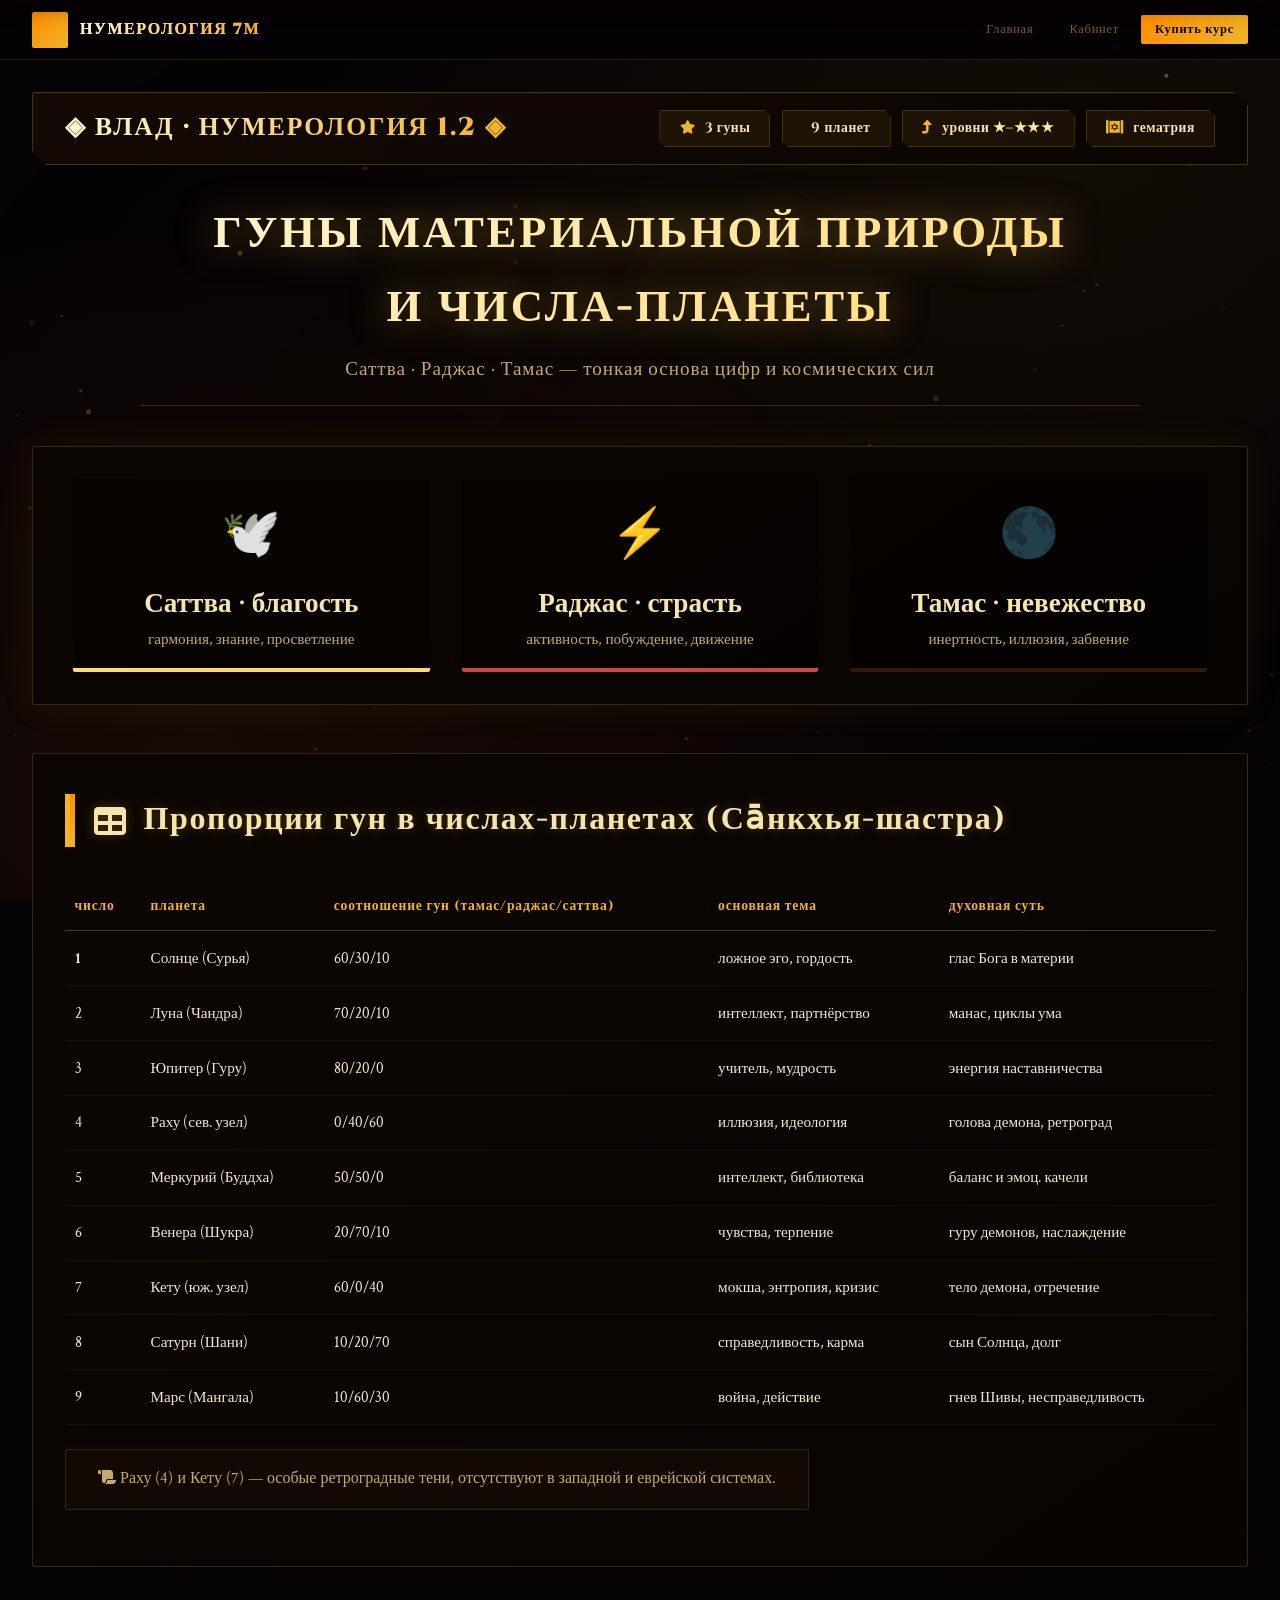
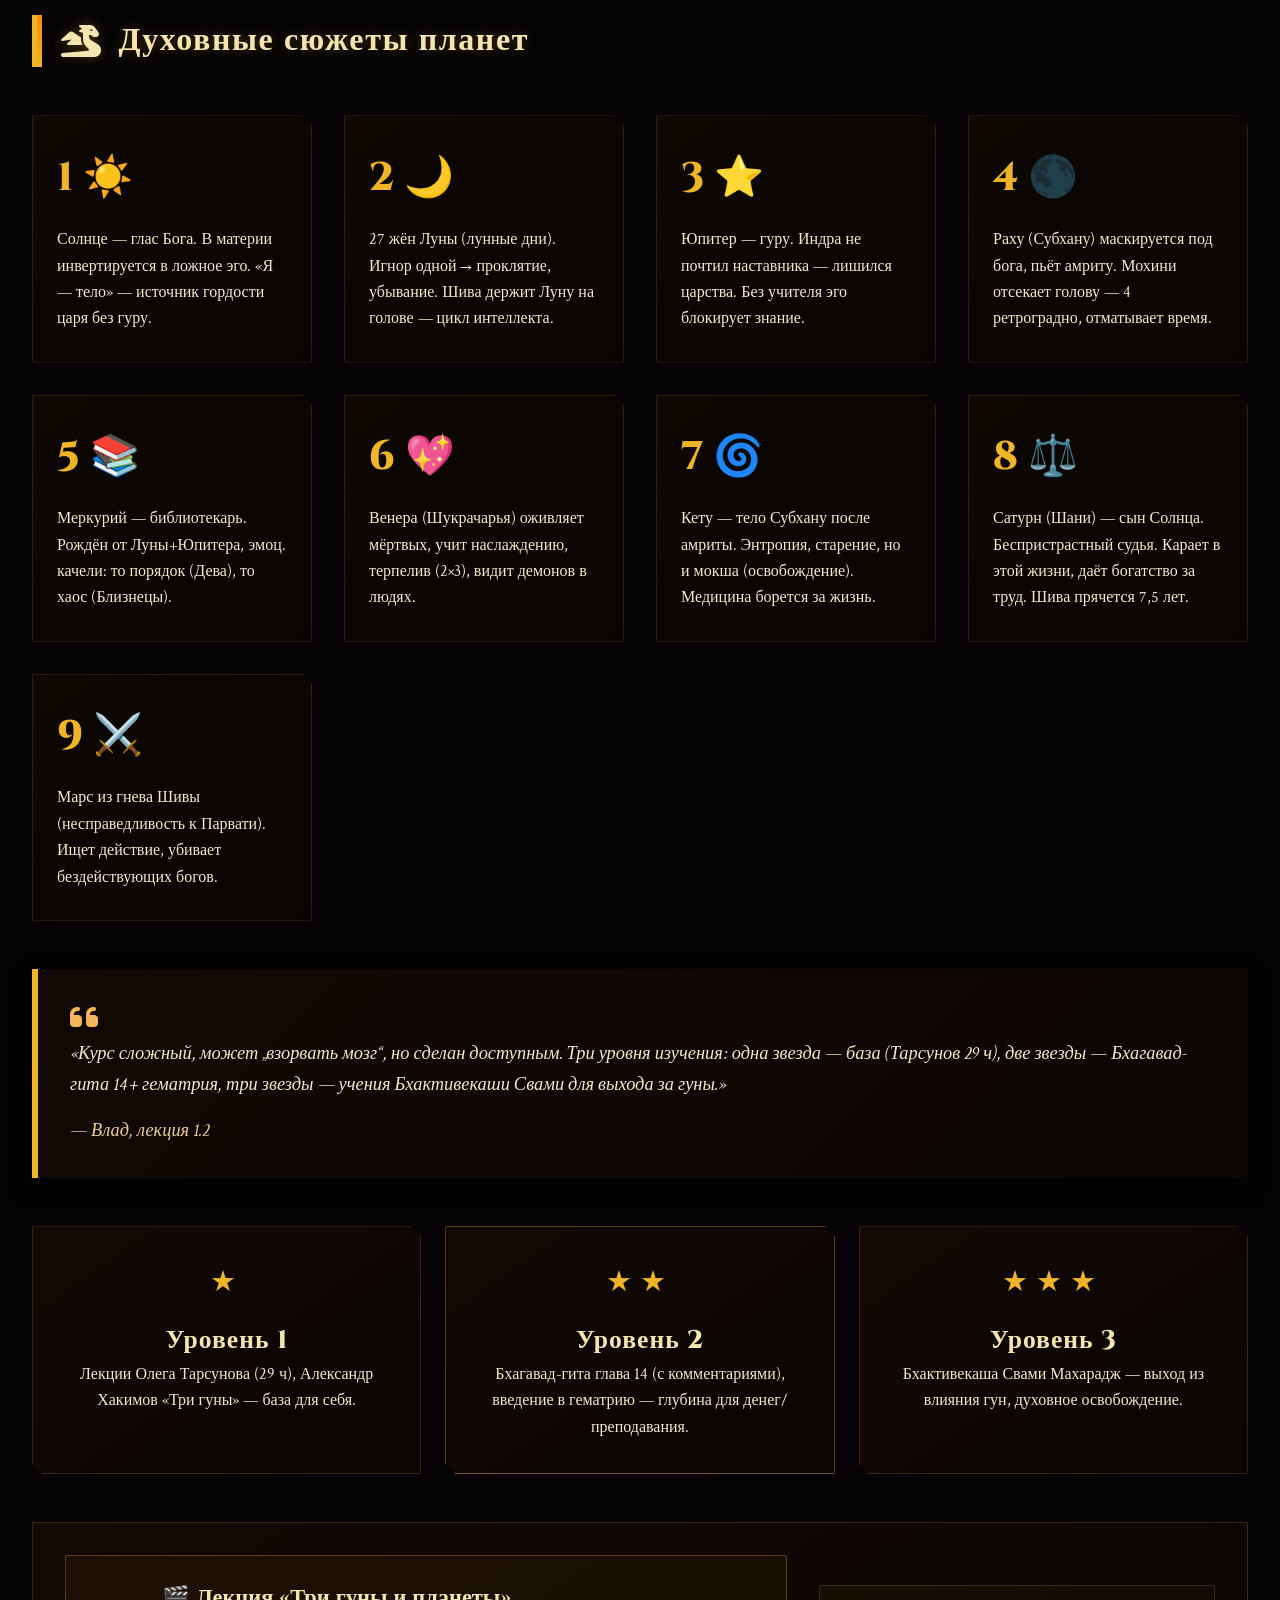
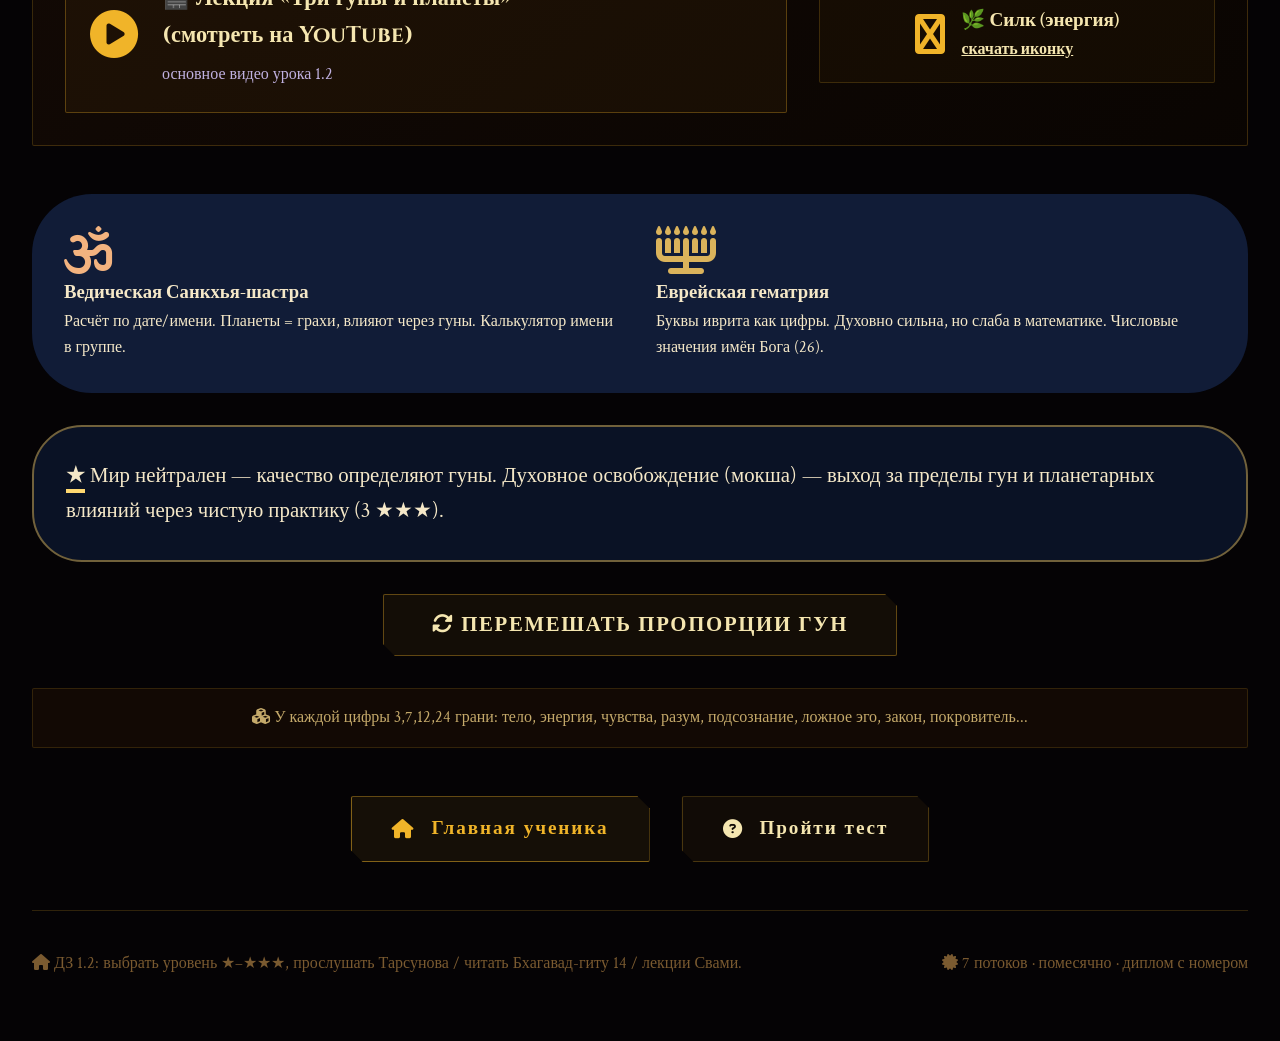
<file: lesson-1-2.html>
<!DOCTYPE html>
<html lang="ru">
<head>
  <meta charset="UTF-8">
  <meta name="viewport" content="width=device-width, initial-scale=1.0">
  <title>Нумерология 1.2 · Три гуны и планеты</title>
  <!-- шрифты и иконки -->
  <style>
/* ═══════════════════════════════════════════════════
   НУМЕРОЛОГИЯ 7М · МИСТИЧЕСКАЯ ЗОЛОТАЯ ТЕМА
   Fonts: Cinzel (заголовки) + Crimson Text (текст)
═══════════════════════════════════════════════════ */
:root {
  --gold:       #f0b429;
  --gold-light: #ffd870;
  --gold-pale:  #f5e6b0;
  --gold-dark:  #a06808;
  --gold2:      #d4890a;
  --amber:      #ff8c00;
  --fire:       #ff4500;
  --black:      #050305;
  --black2:     #0a0608;
  --black3:     #110a08;
  --black4:     #1a0f0a;
  --black5:     #221408;
  --black6:     #2d1a08;
  --border:     #3d2410;
  --text:       #f5e8c8;
  --text-dim:   #c4a96a;
  --text-muted: #7a5a30;
  --green:      #6dba7a;
  --red:        #e05050;
  --blue:       #6090d0;
}

* { margin: 0; padding: 0; box-sizing: border-box; }

body {
  background: var(--black) !important;
  font-family: 'Crimson Text', Georgia, serif;
  color: var(--text) !important;
  line-height: 1.65;
  overflow-x: hidden;
}

/* ── FIRE PARTICLES ── */
#particle-canvas {
  position: fixed; top: 0; left: 0;
  width: 100%; height: 100%;
  z-index: 0; pointer-events: none; opacity: 0.5;
  background: transparent;
}

/* ── RADIAL FIRE GLOW ── */
body::before {
  content: '';
  position: fixed; inset: 0; z-index: 1; pointer-events: none;
  background:
    radial-gradient(ellipse at 15% 85%, rgba(240,100,20,.08) 0%, transparent 50%),
    radial-gradient(ellipse at 85% 15%, rgba(240,180,41,.06) 0%, transparent 50%);
}

.wrapper, .dashboard {
  position: relative; z-index: 5;
  max-width: 1440px; margin: 0 auto;
  padding: 2rem 2rem 4rem;
}

/* ════════════════════════════════════════
   KEYFRAMES
════════════════════════════════════════ */
@keyframes fireGlow {
  0%,100% { box-shadow: 0 0 8px rgba(240,140,30,.3), 0 0 20px rgba(240,100,10,.12); }
  50%      { box-shadow: 0 0 22px rgba(240,180,41,.55), 0 0 45px rgba(240,120,20,.22); }
}
@keyframes shimmerGold {
  0%   { background-position: -200% 0; }
  100% { background-position: 200% 0; }
}
@keyframes pulseStop {
  0%,100% { box-shadow: 0 0 12px rgba(240,180,41,.3); }
  50%      { box-shadow: 0 0 35px rgba(240,180,41,.75); }
}
@keyframes slide {
  0%   { transform: translateX(0);    opacity: .5; }
  50%  { transform: translateX(10px); opacity: 1;  }
  100% { transform: translateX(0);    opacity: .5; }
}
@keyframes float {
  0%,100% { transform: translateY(0);   }
  50%      { transform: translateY(-5px); }
}
@keyframes glowPulse {
  0%,100% { box-shadow: 0 0 5px rgba(240,180,41,.3); }
  50%      { box-shadow: 0 0 25px rgba(240,180,41,.75); }
}
@keyframes slideDown {
  from { opacity: 0; transform: translateY(-16px); }
  to   { opacity: 1; transform: translateY(0); }
}
@keyframes fadeIn {
  from { opacity: 0; transform: translateY(8px); }
  to   { opacity: 1; transform: translateY(0); }
}

/* ════════════════════════════════════════
   TOP BAR
════════════════════════════════════════ */
.top-bar {
  display: flex; justify-content: space-between;
  align-items: center; flex-wrap: wrap; gap: 1rem;
  background: linear-gradient(135deg, rgba(20,10,5,.97), rgba(10,5,2,.99)) !important;
  border: 1px solid rgba(240,180,41,.25) !important;
  border-radius: 2px; padding: 0.9rem 2rem;
  margin-bottom: 2rem;
  box-shadow: 0 0 30px rgba(200,100,10,.12), inset 0 1px 0 rgba(240,180,41,.05);
  clip-path: polygon(0 0, calc(100% - 14px) 0, 100% 14px, 100% 100%, 14px 100%, 0 calc(100% - 14px));
}

.logo {
  font-family: 'Cinzel', serif;
  font-weight: 900; font-size: 1.6rem;
  background: linear-gradient(135deg, #fff8e0, var(--gold), var(--amber));
  background-size: 200% auto;
  -webkit-background-clip: text; -webkit-text-fill-color: transparent;
  animation: shimmerGold 5s linear infinite;
  letter-spacing: .08em;
}

.badge-group { display: flex; gap: .7rem; flex-wrap: wrap; }
.badge {
  background: rgba(240,180,41,.07) !important;
  border-radius: 2px; padding: .4rem 1.2rem;
  font-size: .85rem; font-weight: 700;
  border: 1px solid rgba(240,180,41,.2) !important;
  color: var(--gold-pale) !important;
  font-family: 'Cinzel', serif; letter-spacing: .04em;
  clip-path: polygon(0 0, calc(100% - 6px) 0, 100% 6px, 100% 100%, 6px 100%, 0 calc(100% - 6px));
}
.badge i { margin-right: 6px; color: var(--gold) !important; }

/* ════════════════════════════════════════
   HEADINGS
════════════════════════════════════════ */
h1 {
  font-family: 'Cinzel', serif;
  font-size: 2.8rem; font-weight: 900;
  text-transform: uppercase;
  background: linear-gradient(145deg, #fff8dc, var(--gold-light), var(--gold));
  background-size: 200% auto;
  -webkit-background-clip: text; -webkit-text-fill-color: transparent;
  animation: shimmerGold 6s linear infinite;
  text-align: center; margin-bottom: .6rem;
  filter: drop-shadow(0 0 18px rgba(240,180,41,.5));
  letter-spacing: .06em;
}

.subhead {
  text-align: center; font-size: 1.2rem;
  color: var(--text-dim) !important;
  max-width: 1000px; margin: 0 auto 2rem auto;
  border-bottom: 1px solid rgba(240,180,41,.2) !important;
  padding-bottom: 1.2rem; letter-spacing: .05em;
}

/* ════════════════════════════════════════
   SECTION TITLE
════════════════════════════════════════ */
.section-title {
  font-size: 2rem; font-weight: 700;
  display: flex; align-items: center; gap: 1rem;
  margin-bottom: 2rem;
  border-left: 5px solid var(--gold) !important;
  padding-left: 1.5rem;
  color: var(--gold-pale) !important;
  font-family: 'Cinzel', serif; letter-spacing: .05em;
  text-shadow: 0 0 12px rgba(240,180,41,.3);
}

/* ════════════════════════════════════════
   VIDEO SECTION
════════════════════════════════════════ */
.video-section {
  background: linear-gradient(145deg, rgba(20,10,5,.95), rgba(12,6,2,.98)) !important;
  border-radius: 2px; padding: 2rem; margin: 2.5rem 0;
  border: 1px solid rgba(240,180,41,.25) !important;
  text-align: center;
  box-shadow: 0 0 40px rgba(200,100,10,.1);
  clip-path: polygon(0 0, calc(100% - 18px) 0, 100% 18px, 100% 100%, 18px 100%, 0 calc(100% - 18px));
}
.video-wrapper {
  position: relative; padding-bottom: 56.25%; height: 0;
  overflow: hidden; border-radius: 2px;
  box-shadow: 0 20px 50px rgba(0,0,0,.8), 0 0 30px rgba(240,180,41,.15);
}
.video-wrapper iframe { position: absolute; top: 0; left: 0; width: 100%; height: 100%; border: none; }
.video-caption {
  margin-top: 1.5rem; font-size: 1.1rem;
  color: var(--gold) !important; font-family: 'Cinzel', serif; letter-spacing: .05em;
}

/* ════════════════════════════════════════
   STATS GRID
════════════════════════════════════════ */
.stats-grid {
  display: flex; flex-wrap: wrap; justify-content: center; gap: 2.5rem;
  background: linear-gradient(135deg, rgba(15,8,3,.97), rgba(8,4,1,.99)) !important;
  border-radius: 2px; padding: 1.8rem 3rem; margin: 2rem 0 3rem 0;
  border: 1px solid rgba(240,180,41,.2) !important;
  box-shadow: inset 0 0 40px rgba(240,180,41,.04);
  clip-path: polygon(0 0, calc(100% - 14px) 0, 100% 14px, 100% 100%, 14px 100%, 0 calc(100% - 14px));
}
.stat-item { text-align: center; min-width: 140px; }
.stat-number {
  font-size: 3.8rem; font-weight: 800;
  font-family: 'Cinzel', serif;
  background: linear-gradient(180deg, var(--gold-light), var(--gold));
  -webkit-background-clip: text; -webkit-text-fill-color: transparent;
  line-height: 1; filter: drop-shadow(0 0 14px rgba(240,180,41,.65));
}
.stat-label {
  font-size: .9rem; letter-spacing: .12em;
  text-transform: uppercase; color: var(--text-muted) !important;
  font-family: 'Cinzel', serif;
}

/* ════════════════════════════════════════
   DRIVE MATERIALS
════════════════════════════════════════ */
.drive-materials {
  background: linear-gradient(145deg, rgba(20,10,5,.95), rgba(12,6,2,.98)) !important;
  border-radius: 2px; padding: 2rem; margin: 2.5rem 0;
  border: 1px solid rgba(240,180,41,.22) !important;
}
.drive-title {
  font-size: 1.8rem; color: var(--gold) !important; margin-bottom: 1.5rem;
  display: flex; align-items: center; gap: 1rem;
  font-family: 'Cinzel', serif; letter-spacing: .05em;
}
.drive-grid { display: grid; grid-template-columns: repeat(auto-fit, minmax(250px, 1fr)); gap: 1.5rem; }
.drive-card {
  background: rgba(240,180,41,.04) !important;
  border-radius: 2px; padding: 1.8rem; text-align: center;
  border: 1px solid rgba(240,180,41,.18) !important;
  transition: all .3s;
  clip-path: polygon(0 0, calc(100% - 10px) 0, 100% 10px, 100% 100%, 0 100%);
}
.drive-card:hover {
  transform: translateY(-5px);
  box-shadow: 0 20px 35px -10px rgba(240,180,41,.2);
  border-color: rgba(240,180,41,.45) !important;
}
.drive-icon { font-size: 3rem; color: var(--gold) !important; margin-bottom: 1rem; }
.drive-link {
  display: inline-block; margin-top: 1.2rem; padding: .8rem 1.8rem;
  background: rgba(240,180,41,.08) !important; border-radius: 2px;
  color: var(--gold-pale) !important; text-decoration: none; font-weight: 700;
  transition: .25s; border: 1px solid rgba(240,180,41,.25) !important;
  font-family: 'Cinzel', serif; font-size: .85rem; letter-spacing: .04em;
  clip-path: polygon(0 0, calc(100% - 8px) 0, 100% 8px, 100% 100%, 8px 100%, 0 calc(100% - 8px));
}
.drive-link:hover {
  background: linear-gradient(135deg, var(--amber), var(--gold)) !important;
  color: #0a0500 !important;
  box-shadow: 0 4px 16px rgba(240,140,30,.35);
}
.drive-note { margin-top: .8rem; font-size: .88rem; color: var(--text-muted) !important; }

/* ════════════════════════════════════════
   CULTURE CARDS
════════════════════════════════════════ */
.card-grid { display: grid; grid-template-columns: repeat(auto-fit, minmax(300px, 1fr)); gap: 1.6rem; }
.culture-card {
  background: linear-gradient(145deg, rgba(20,10,5,.9), rgba(12,6,2,.95)) !important;
  border-radius: 2px; padding: 2rem 1.6rem;
  border: 1px solid rgba(240,180,41,.15) !important;
  transition: all .28s;
  clip-path: polygon(0 0, calc(100% - 10px) 0, 100% 10px, 100% 100%, 0 100%);
}
.culture-card:hover {
  transform: translateY(-6px);
  border-color: rgba(240,180,41,.45) !important;
  box-shadow: 0 20px 40px -10px rgba(240,180,41,.18);
}
.culture-name {
  font-size: 1.6rem; font-weight: 700; color: var(--gold) !important;
  display: flex; align-items: center; gap: 10px;
  border-bottom: 1px solid rgba(240,180,41,.2) !important;
  padding-bottom: .6rem; margin-bottom: 1rem;
  font-family: 'Cinzel', serif; letter-spacing: .04em;
}
.culture-period {
  font-size: .88rem;
  background: rgba(240,180,41,.07) !important;
  display: inline-block; padding: .3rem 1.2rem;
  border-radius: 2px; margin-bottom: 1.2rem;
  font-weight: 700; color: var(--text-dim) !important;
  border: 1px solid rgba(240,180,41,.15) !important;
  font-family: 'Cinzel', serif; letter-spacing: .04em;
}
.culture-desc { list-style: none; }
.culture-desc li {
  margin-bottom: .7rem; display: flex; gap: .8rem; align-items: baseline;
  color: var(--text) !important;
}
.culture-desc li i { color: var(--gold) !important; width: 20px; font-size: .85rem; }

/* ════════════════════════════════════════
   TABLES
════════════════════════════════════════ */
.systems-comparison, .planets-section, .pancanga-section {
  background: linear-gradient(145deg, rgba(12,6,2,.98), rgba(8,4,1,.99)) !important;
  border-radius: 2px; padding: 2.5rem 2rem; margin: 3rem 0;
  border: 1px solid rgba(240,180,41,.2) !important;
}
.systems-title { color: var(--gold-pale) !important; font-family: 'Cinzel', serif; letter-spacing: .05em; font-size: 1.5rem; margin-bottom: 1.5rem; }
table { width: 100%; border-collapse: collapse; font-size: .95rem; }
th {
  text-align: left; padding: 1rem .6rem .8rem;
  color: var(--gold) !important; font-weight: 700;
  border-bottom: 1px solid rgba(240,180,41,.3) !important;
  font-family: 'Cinzel', serif; letter-spacing: .06em; font-size: .85rem;
}
td {
  padding: .9rem .6rem; border-bottom: 1px solid rgba(240,180,41,.07) !important;
  vertical-align: top; color: var(--text) !important;
}
tr:hover td { background: rgba(240,180,41,.03); }
.highlight { color: var(--gold-pale) !important; font-weight: 700; font-family: 'Cinzel', serif; }

/* ════════════════════════════════════════
   MIGRATION ROAD
════════════════════════════════════════ */
.migration-road {
  background: linear-gradient(145deg, rgba(10,5,2,.99), rgba(6,3,1,.99)) !important;
  border-radius: 2px; padding: 2.5rem 2rem; margin: 4rem 0;
  border: 1px solid rgba(240,180,41,.25) !important;
}
.road-container {
  display: flex; flex-wrap: wrap; align-items: center;
  justify-content: center; gap: .5rem 1rem;
}
.stop {
  background: rgba(240,180,41,.08) !important;
  border-radius: 2px; padding: 1rem 1.8rem;
  font-weight: 700; font-size: 1.15rem; color: var(--gold) !important;
  border: 1px solid rgba(240,180,41,.3) !important;
  min-width: 140px; text-align: center;
  animation: pulseStop 3s infinite;
  font-family: 'Cinzel', serif; letter-spacing: .04em;
  clip-path: polygon(0 0, calc(100% - 8px) 0, 100% 8px, 100% 100%, 8px 100%, 0 calc(100% - 8px));
}
.arrow { font-size: 2rem; color: var(--gold) !important; animation: slide 2s infinite; }

/* ════════════════════════════════════════
   MENTOR BLOCK
════════════════════════════════════════ */
.mentor-block {
  display: flex; flex-wrap: wrap; gap: 2rem;
  background: linear-gradient(145deg, rgba(20,10,5,.9), rgba(10,5,2,.95)) !important;
  border-radius: 2px; padding: 2.5rem; margin: 3rem 0;
  border: 1px solid rgba(240,180,41,.2) !important;
}
.mentor-text h3 {
  font-size: 1.8rem; color: var(--gold) !important; margin-bottom: 1rem;
  font-family: 'Cinzel', serif; letter-spacing: .04em;
}
.mentor-features { display: grid; grid-template-columns: 1fr 1fr; gap: 1.2rem; margin-top: 1.8rem; }
.feature {
  background: rgba(240,180,41,.05) !important; border-radius: 2px;
  padding: 1rem 1.5rem; display: flex; align-items: center; gap: 1rem;
  border: 1px solid rgba(240,180,41,.15) !important;
  clip-path: polygon(0 0, calc(100% - 7px) 0, 100% 7px, 100% 100%, 0 100%);
}
.feature i { font-size: 1.8rem; color: var(--gold) !important; }

/* ════════════════════════════════════════
   CERTIFICATE
════════════════════════════════════════ */
.cert-number {
  font-family: 'Cinzel', serif; font-size: 1.6rem;
  background: rgba(240,180,41,.08) !important;
  padding: .5rem 1.8rem; border-radius: 2px;
  border: 1px solid rgba(240,180,41,.3) !important;
  color: var(--gold) !important; letter-spacing: .1em;
}

/* ════════════════════════════════════════
   PODCAST / INSIGHT QUOTES
════════════════════════════════════════ */
.podcast-quote, .insight-quote, .gematria-note {
  background: linear-gradient(135deg, rgba(20,10,5,.9), rgba(12,6,2,.95)) !important;
  border-radius: 0 2px 2px 0; padding: 2rem; margin: 2rem 0;
  border-left: 6px solid var(--gold) !important;
  font-style: italic; font-size: 1.15rem; color: var(--text) !important;
  box-shadow: 0 8px 24px rgba(0,0,0,.4);
}
.quote-author {
  margin-top: 1rem; color: var(--text-dim) !important;
  font-style: normal; font-weight: 700; font-family: 'Cinzel', serif; letter-spacing: .04em;
}

/* ════════════════════════════════════════
   ACTION BUTTONS
════════════════════════════════════════ */
.action-buttons, .nav-buttons {
  display: flex; flex-wrap: wrap; justify-content: center; gap: 2rem; margin: 3rem 0;
}
.action-btn, .primary-btn, .test-btn {
  font-size: 1.2rem; font-weight: 700; padding: 1rem 2.5rem;
  border-radius: 2px; cursor: pointer; transition: all .3s;
  text-decoration: none; display: inline-flex; align-items: center; gap: 1rem;
  font-family: 'Cinzel', serif; letter-spacing: .1em;
  clip-path: polygon(0 0, calc(100% - 12px) 0, 100% 12px, 100% 100%, 12px 100%, 0 calc(100% - 12px));
}
.btn-home, .primary-btn {
  border: 1px solid rgba(240,180,41,.5) !important;
  color: var(--gold) !important; background: rgba(240,180,41,.07) !important;
  box-shadow: 0 0 20px rgba(240,180,41,.2);
}
.btn-home:hover, .primary-btn:hover {
  background: linear-gradient(135deg, var(--amber), var(--gold)) !important;
  color: #0a0500 !important; box-shadow: 0 0 40px rgba(240,180,41,.5);
}
.btn-test, .test-btn {
  border: 1px solid rgba(240,180,41,.25) !important;
  color: var(--gold-pale) !important;
  background: rgba(240,180,41,.05) !important;
  box-shadow: 0 0 15px rgba(240,180,41,.12);
}
.btn-test:hover, .test-btn:hover {
  background: rgba(240,180,41,.14) !important;
  border-color: rgba(240,180,41,.5) !important;
  box-shadow: 0 0 30px rgba(240,180,41,.3);
}

/* ════════════════════════════════════════
   DUALITY ROW
════════════════════════════════════════ */
.duality-row { display: flex; gap: 2rem; flex-wrap: wrap; margin: 4rem 0; }
.duality-card {
  flex: 1 1 250px;
  background: linear-gradient(145deg, rgba(20,10,5,.9), rgba(12,6,2,.95)) !important;
  border-radius: 2px; padding: 2rem;
  border: 1px solid rgba(240,180,41,.18) !important;
  clip-path: polygon(0 0, calc(100% - 12px) 0, 100% 12px, 100% 100%, 0 100%);
}
.duality-card.gold { border-color: rgba(240,180,41,.45) !important; box-shadow: 0 0 20px rgba(240,180,41,.08); }
.duality-card.gray { border-color: rgba(60,30,10,.6) !important; }

/* ════════════════════════════════════════
   FOOTER
════════════════════════════════════════ */
footer, .footer-note {
  border-top: 1px solid rgba(240,180,41,.18) !important;
  padding-top: 2.5rem; margin-top: 3rem;
  display: flex; justify-content: space-between; flex-wrap: wrap; gap: 2rem;
  color: var(--text-muted) !important;
}

/* ════════════════════════════════════════
   GUNAS
════════════════════════════════════════ */
.gunas-showcase {
  display: flex; flex-wrap: wrap; justify-content: center; gap: 2rem;
  background: linear-gradient(145deg, rgba(12,6,2,.98), rgba(8,4,1,.99)) !important;
  border-radius: 2px; padding: 2rem 2.5rem; margin: 2.5rem 0;
  border: 1px solid rgba(240,180,41,.2) !important;
  box-shadow: 0 0 40px rgba(240,180,41,.07);
}
.guna-item {
  flex: 1 1 200px; text-align: center; padding: 1rem; border-radius: 2px;
  background: rgba(0,0,0,.4) !important;
}
.guna-sattva { border-bottom: 4px solid var(--gold-light) !important; }
.guna-rajas  { border-bottom: 4px solid #cc4444 !important; }
.guna-tamas  { border-bottom: 4px solid rgba(60,30,10,.8) !important; }
.guna-symbol { font-size: 3rem; margin-bottom: .5rem; }
.guna-title  { font-size: 1.7rem; font-weight: 700; color: var(--gold-pale) !important; font-family: 'Cinzel', serif; }
.guna-desc   { font-size: .95rem; color: var(--text-dim) !important; }

/* ════════════════════════════════════════
   MYTH GRID
════════════════════════════════════════ */
.myth-grid { display: grid; grid-template-columns: repeat(auto-fit, minmax(260px, 1fr)); gap: 2rem; margin: 3rem 0; }
.myth-card {
  background: linear-gradient(145deg, rgba(15,8,3,.95), rgba(8,4,1,.98)) !important;
  border-radius: 2px; padding: 1.8rem 1.5rem;
  border: 1px solid rgba(240,180,41,.15) !important; transition: .25s;
  clip-path: polygon(0 0, calc(100% - 10px) 0, 100% 10px, 100% 100%, 0 100%);
}
.myth-card:hover { transform: scale(1.02); box-shadow: 0 20px 35px -12px rgba(240,180,41,.22); border-color: rgba(240,180,41,.45) !important; }
.myth-card .planet-num { font-size: 2.5rem; font-weight: 800; font-family: 'Cinzel', serif; color: var(--gold) !important; }
.myth-card p { margin-top: 1rem; color: var(--text) !important; }

/* ════════════════════════════════════════
   LEVEL CARDS
════════════════════════════════════════ */
.levels-container { display: flex; flex-wrap: wrap; gap: 1.5rem; justify-content: center; margin: 3rem 0; }
.level-card {
  background: linear-gradient(145deg, rgba(20,10,5,.9), rgba(10,5,2,.95)) !important;
  border-radius: 2px; padding: 2rem; flex: 1 1 250px; text-align: center;
  border: 1px solid rgba(240,180,41,.18) !important;
  clip-path: polygon(0 0, calc(100% - 10px) 0, 100% 10px, 100% 100%, 10px 100%, 0 calc(100% - 10px));
}
.level2 { border-color: rgba(240,180,41,.45) !important; box-shadow: 0 0 18px rgba(240,180,41,.08); }
.stars { font-size: 1.8rem; letter-spacing: 8px; margin-bottom: .8rem; color: var(--gold) !important; }
.level-title { font-size: 1.6rem; font-weight: 800; color: var(--gold-pale) !important; font-family: 'Cinzel', serif; letter-spacing: .04em; }

/* ════════════════════════════════════════
   MEDIA / VIDEO LINK
════════════════════════════════════════ */
.media-block {
  display: flex; flex-wrap: wrap; gap: 2rem;
  background: linear-gradient(145deg, rgba(20,10,5,.9), rgba(10,5,2,.95)) !important;
  border-radius: 2px; padding: 2rem; margin: 3rem 0;
  align-items: center; border: 1px solid rgba(240,180,41,.2) !important;
}
.video-link-card {
  flex: 2; min-width: 280px;
  background: rgba(240,180,41,.05) !important;
  border-radius: 2px; padding: 1.5rem;
  display: flex; align-items: center; gap: 1.5rem;
  border: 1px solid rgba(240,180,41,.3) !important;
}
.play-icon { font-size: 3rem; color: var(--gold) !important; }
.video-link-card a { color: var(--gold-pale) !important; text-decoration: none; font-size: 1.4rem; font-weight: 700; font-family: 'Cinzel', serif; }
.video-link-card a:hover { color: var(--gold-light) !important; text-decoration: underline; }
.silk-icon-box {
  flex: 1; min-width: 200px;
  background: rgba(240,180,41,.04) !important;
  border-radius: 2px; padding: 1.2rem 1.8rem;
  display: flex; align-items: center; gap: 1rem;
  border: 1px solid rgba(240,180,41,.18) !important; justify-content: center;
}
.silk-icon-box i { font-size: 2.5rem; color: var(--gold) !important; }
.silk-icon-box span, .silk-icon-box a { color: var(--gold-pale) !important; font-weight: 600; }

/* ════════════════════════════════════════
   MYSTIC BUTTON
════════════════════════════════════════ */
.mystic-btn {
  background: rgba(240,180,41,.06) !important;
  border: 1px solid rgba(240,180,41,.35) !important;
  color: var(--gold-pale) !important; font-size: 1.3rem; font-weight: 700;
  padding: 1rem 3rem; border-radius: 2px; margin: 2rem auto; display: block;
  cursor: pointer; transition: .3s; box-shadow: 0 0 18px rgba(240,180,41,.2);
  font-family: 'Cinzel', serif; letter-spacing: .08em;
  clip-path: polygon(0 0, calc(100% - 12px) 0, 100% 12px, 100% 100%, 12px 100%, 0 calc(100% - 12px));
}
.mystic-btn:hover {
  background: linear-gradient(135deg, var(--amber), var(--gold)) !important;
  color: #0a0500 !important; letter-spacing: .12em;
  box-shadow: 0 0 35px rgba(240,180,41,.5);
}

/* ════════════════════════════════════════
   ARCHETYPE
════════════════════════════════════════ */
.archetype-duo { display: flex; flex-wrap: wrap; gap: 2rem; margin: 3rem 0; }
.arch-card {
  flex: 1 1 300px;
  background: linear-gradient(145deg, rgba(20,10,5,.9), rgba(10,5,2,.95)) !important;
  border-radius: 2px; padding: 2rem; border: 1px solid rgba(240,180,41,.22) !important;
}
.arch-num { font-size: 3.8rem; font-weight: 800; font-family: 'Cinzel', serif; color: var(--gold) !important; }
.arch-title { font-size: 1.8rem; font-weight: 700; color: var(--gold-pale) !important; margin: .5rem 0; font-family: 'Cinzel', serif; }

/* ════════════════════════════════════════
   AVATARS
════════════════════════════════════════ */
.avatars-section {
  background: linear-gradient(145deg, rgba(10,5,2,.99), rgba(6,3,1,.99)) !important;
  border-radius: 2px; padding: 2.5rem 2rem; margin: 3rem 0;
  border: 1px solid rgba(240,180,41,.18) !important;
}
.avatar-grid { display: grid; grid-template-columns: repeat(auto-fit, minmax(270px, 1fr)); gap: 1.5rem; }
.avatar-item {
  background: linear-gradient(145deg, rgba(20,10,5,.9), rgba(12,6,2,.95)) !important;
  border-radius: 2px; padding: 1.8rem 1.5rem;
  border: 1px solid rgba(240,180,41,.15) !important; transition: .25s;
  clip-path: polygon(0 0, calc(100% - 8px) 0, 100% 8px, 100% 100%, 0 100%);
}
.avatar-item:hover { transform: translateY(-5px); border-color: rgba(240,180,41,.45) !important; box-shadow: 0 18px 30px -10px rgba(240,180,41,.2); }
.avatar-number { font-family: 'Cinzel', serif; font-size: 2.2rem; font-weight: 800; color: var(--gold) !important; border-bottom: 1px solid rgba(240,180,41,.2) !important; padding-bottom: .3rem; margin-bottom: .8rem; }
.avatar-name { font-size: 1.6rem; font-weight: 700; color: var(--gold-pale) !important; font-family: 'Cinzel', serif; }
.avatar-desc { margin-top: .8rem; color: var(--text) !important; font-size: .95rem; }

/* ════════════════════════════════════════
   SOURCES
════════════════════════════════════════ */
.sources-block {
  background: linear-gradient(145deg, rgba(12,6,2,.98), rgba(8,4,1,.99)) !important;
  border-radius: 2px; padding: 2rem; display: flex; flex-wrap: wrap;
  gap: 2rem; justify-content: center; margin: 3rem 0;
  border: 1px solid rgba(240,180,41,.15) !important;
}
.source {
  background: rgba(240,180,41,.04) !important; padding: 1.5rem; border-radius: 2px;
  flex: 1 1 250px; border: 1px solid rgba(240,180,41,.12) !important;
}
.source h3 { color: var(--gold-pale) !important; margin: .8rem 0 .5rem; font-family: 'Cinzel', serif; }
.source p { color: var(--text-dim) !important; }

/* ════════════════════════════════════════
   ZERO KALKI
════════════════════════════════════════ */
.zero-kalki {
  background: linear-gradient(145deg, rgba(20,10,5,.9), rgba(8,4,1,.98)) !important;
  border-radius: 2px; padding: 2rem 3rem; text-align: center;
  border: 1px dashed rgba(240,180,41,.3) !important; margin: 3rem 0;
  font-size: 1.3rem; color: var(--text) !important;
}

/* ════════════════════════════════════════
   PHILOSOPHY
════════════════════════════════════════ */
.philosophy-block {
  background: linear-gradient(145deg, rgba(20,10,5,.9), rgba(10,5,2,.95)) !important;
  border-radius: 2px; padding: 2rem 2.5rem; margin: 2.5rem 0;
  border: 1px solid rgba(240,180,41,.22) !important;
  display: flex; flex-wrap: wrap; gap: 2rem; align-items: center;
}
.phil-question {
  font-size: 2rem; font-weight: 800; color: var(--gold) !important;
  flex: 1; font-family: 'Cinzel', serif; letter-spacing: .04em;
}
.phil-answer {
  flex: 2; font-size: 1.05rem;
  background: rgba(240,180,41,.04) !important;
  padding: 1.5rem; border-radius: 2px; color: var(--text) !important;
  border: 1px solid rgba(240,180,41,.12) !important;
}

/* ════════════════════════════════════════
   PANCANGA / FORMULA
════════════════════════════════════════ */
.formula {
  background: linear-gradient(145deg, rgba(8,4,1,.99), rgba(5,3,1,.99)) !important;
  border-radius: 2px; padding: 2rem;
  font-size: 2.5rem; font-family: 'Cinzel', monospace; text-align: center;
  color: var(--gold) !important; border: 1px solid rgba(240,180,41,.35) !important;
  margin: 2rem 0; box-shadow: 0 0 30px rgba(240,180,41,.15);
  animation: fireGlow 4s infinite;
}
.param-grid { display: grid; grid-template-columns: repeat(auto-fit, minmax(270px, 1fr)); gap: 1.8rem; margin: 2rem 0; }
.param-card {
  background: linear-gradient(145deg, rgba(20,10,5,.9), rgba(10,5,2,.95)) !important;
  border-radius: 2px; padding: 1.8rem; border: 1px solid rgba(240,180,41,.18) !important;
  clip-path: polygon(0 0, calc(100% - 8px) 0, 100% 8px, 100% 100%, 0 100%);
}
.param-symbol { font-size: 2.3rem; font-weight: 800; font-family: 'Cinzel', sans-serif; color: var(--gold) !important; border-bottom: 1px solid rgba(240,180,41,.2) !important; padding-bottom: .4rem; margin-bottom: .8rem; }
.param-name { font-size: 1.6rem; font-weight: 600; color: var(--gold-pale) !important; font-family: 'Cinzel', serif; }
.param-desc { margin-top: .8rem; color: var(--text) !important; }

.critique-block {
  background: linear-gradient(145deg, rgba(20,10,5,.9), rgba(10,5,2,.95)) !important;
  border-radius: 2px; padding: 2rem 2.5rem; margin: 2.5rem 0;
  border: 1px solid rgba(240,180,41,.22) !important;
}
.critique-title {
  font-size: 2rem; font-weight: 800; color: var(--gold) !important;
  margin-bottom: 1.5rem; font-family: 'Cinzel', serif; letter-spacing: .04em;
}
.angas-list { display: flex; flex-wrap: wrap; gap: 1rem; margin-top: 1.5rem; }
.anga-item {
  background: rgba(240,180,41,.05) !important; padding: 1rem 1.5rem;
  border-radius: 2px; flex: 1 1 200px; border: 1px solid rgba(240,180,41,.15) !important;
  color: var(--text) !important;
}
.naksha-block {
  background: linear-gradient(145deg, rgba(20,10,5,.9), rgba(10,5,2,.95)) !important;
  border-radius: 2px; padding: 2rem; margin: 2rem 0;
  border-left: 6px solid var(--gold) !important;
}
.naksha-block h2 { color: var(--gold) !important; font-family: 'Cinzel', serif; }
.bot-note {
  background: rgba(240,180,41,.04) !important; border-radius: 2px;
  padding: 1.5rem 2rem; display: flex; align-items: center;
  gap: 2rem; flex-wrap: wrap; margin: 2.5rem 0;
  border: 1px solid rgba(240,180,41,.18) !important;
}
.bot-note h3 { color: var(--gold-pale) !important; font-family: 'Cinzel', serif; }
.community-block {
  background: linear-gradient(145deg, rgba(20,10,5,.9), rgba(10,5,2,.95)) !important;
  border-radius: 2px; padding: 2rem; margin: 2rem 0;
  display: flex; gap: 2rem; flex-wrap: wrap;
  border: 1px solid rgba(240,180,41,.18) !important;
  color: var(--text) !important;
}
.homework-block {
  background: linear-gradient(145deg, rgba(20,10,5,.9), rgba(10,5,2,.95)) !important;
  border-radius: 2px; padding: 2rem; margin: 2rem 0;
  border: 1px solid rgba(240,180,41,.18) !important;
}
.homework-block h3 { color: var(--gold) !important; margin-bottom: 1rem; font-family: 'Cinzel', serif; }
.homework-block p { color: var(--text) !important; }
.demo-example {
  background: rgba(10,5,2,.98) !important; border-radius: 2px;
  padding: 1.5rem 2rem; margin: 1.5rem 0; text-align: center;
  font-size: 1.4rem; border: 1px solid rgba(240,180,41,.25) !important;
  color: var(--gold-pale) !important; font-family: 'Cinzel', serif;
}

/* ════════════════════════════════════════
   MISC
════════════════════════════════════════ */
code {
  background: rgba(240,180,41,.07);
  padding: .2rem .6rem; border-radius: 2px;
  color: var(--gold-pale); border: 1px solid rgba(240,180,41,.2);
  font-family: 'Cinzel', monospace;
}
.small-note {
  background: rgba(20,10,5,.9); border-radius: 2px;
  padding: 1rem 2rem; display: inline-block; margin: 1rem 0;
  color: var(--text-dim); border: 1px solid rgba(240,180,41,.15);
}

/* ════════════════════════════════════════
   RESPONSIVE
════════════════════════════════════════ */
@media (max-width: 800px) {
  h1 { font-size: 2rem; }
  .road-container { flex-direction: column; }
  .arrow { transform: rotate(90deg); }
  .logo { font-size: 1.2rem; }
}


/* ════════════════════════════════════════
   SCROLL-REVEAL & ENTRANCE ANIMATIONS
════════════════════════════════════════ */
.reveal {
  opacity: 0;
  transform: translateY(32px);
  transition: opacity .7s ease, transform .7s ease;
}
.reveal.visible {
  opacity: 1;
  transform: translateY(0);
}
.reveal-left {
  opacity: 0;
  transform: translateX(-40px);
  transition: opacity .7s ease, transform .7s ease;
}
.reveal-left.visible { opacity: 1; transform: translateX(0); }
.reveal-right {
  opacity: 0;
  transform: translateX(40px);
  transition: opacity .7s ease, transform .7s ease;
}
.reveal-right.visible { opacity: 1; transform: translateX(0); }

/* Staggered children */
.stagger-children > * {
  opacity: 0;
  transform: translateY(24px);
  transition: opacity .5s ease, transform .5s ease;
}
.stagger-children.visible > *:nth-child(1)  { opacity:1; transform:none; transition-delay:.05s; }
.stagger-children.visible > *:nth-child(2)  { opacity:1; transform:none; transition-delay:.12s; }
.stagger-children.visible > *:nth-child(3)  { opacity:1; transform:none; transition-delay:.19s; }
.stagger-children.visible > *:nth-child(4)  { opacity:1; transform:none; transition-delay:.26s; }
.stagger-children.visible > *:nth-child(5)  { opacity:1; transform:none; transition-delay:.33s; }
.stagger-children.visible > *:nth-child(6)  { opacity:1; transform:none; transition-delay:.40s; }
.stagger-children.visible > *:nth-child(7)  { opacity:1; transform:none; transition-delay:.47s; }
.stagger-children.visible > *:nth-child(8)  { opacity:1; transform:none; transition-delay:.54s; }
.stagger-children.visible > *:nth-child(9)  { opacity:1; transform:none; transition-delay:.61s; }
.stagger-children.visible > *:nth-child(10) { opacity:1; transform:none; transition-delay:.68s; }
.stagger-children.visible > *:nth-child(n+11) { opacity:1; transform:none; transition-delay:.72s; }

/* Page load hero animation */
@keyframes heroFadeIn {
  from { opacity:0; transform: translateY(-20px) scale(.97); }
  to   { opacity:1; transform: translateY(0) scale(1); }
}
.wrapper > .top-bar { animation: heroFadeIn .6s ease forwards; }
.wrapper > h1       { animation: heroFadeIn .7s .1s ease both; }
.wrapper > .subhead { animation: heroFadeIn .6s .2s ease both; }

/* Hover ripple on cards */
.culture-card, .drive-card, .myth-card, .avatar-item, .level-card, .param-card {
  position: relative; overflow: hidden;
}
.culture-card::after, .drive-card::after, .myth-card::after,
.avatar-item::after, .level-card::after, .param-card::after {
  content: '';
  position: absolute; inset: 0;
  background: radial-gradient(circle at var(--mx,50%) var(--my,50%),
    rgba(240,180,41,.12) 0%, transparent 65%);
  opacity: 0; transition: opacity .4s;
  pointer-events: none;
}
.culture-card:hover::after, .drive-card:hover::after, .myth-card:hover::after,
.avatar-item:hover::after, .level-card:hover::after, .param-card:hover::after {
  opacity: 1;
}

/* Table row hover */
tr { transition: background .2s; }
tr:hover td { background: rgba(240,180,41,.04) !important; }

/* Road stop entrance */
@keyframes stopAppear {
  from { opacity:0; transform: scale(.8); }
  to   { opacity:1; transform: scale(1); }
}
.stop { animation: stopAppear .5s ease both; }
.migration-road.visible .stop:nth-child(1)  { animation-delay:.0s; }
.migration-road.visible .stop:nth-child(3)  { animation-delay:.1s; }
.migration-road.visible .stop:nth-child(5)  { animation-delay:.2s; }
.migration-road.visible .stop:nth-child(7)  { animation-delay:.3s; }
.migration-road.visible .stop:nth-child(9)  { animation-delay:.4s; }
.migration-road.visible .stop:nth-child(11) { animation-delay:.5s; }
.migration-road.visible .stop:nth-child(13) { animation-delay:.6s; }

/* Counter number glow on update */
@keyframes countPop {
  0%   { filter: drop-shadow(0 0 0px rgba(240,180,41,0)); }
  50%  { filter: drop-shadow(0 0 18px rgba(240,180,41,.8)); }
  100% { filter: drop-shadow(0 0 10px rgba(240,180,41,.5)); }
}
.stat-number.popping { animation: countPop .4s ease; }

/* Formula pulse */
.formula { animation: fireGlow 4s infinite; }

/* Button click ripple */
.action-btn, .primary-btn, .test-btn, .mystic-btn, .drive-link {
  position: relative; overflow: hidden;
}
.btn-ripple {
  position: absolute;
  border-radius: 50%;
  background: rgba(240,180,41,.35);
  transform: scale(0);
  animation: ripple .6s linear;
  pointer-events: none;
}
@keyframes ripple {
  to { transform: scale(4); opacity: 0; }
}

/* Top-bar scroll shrink */
.top-bar.scrolled {
  padding: .5rem 2rem;
  box-shadow: 0 4px 30px rgba(200,100,10,.2);
}

/* Video section glow on hover */
.video-section:hover {
  box-shadow: 0 0 60px rgba(240,140,30,.18) !important;
  border-color: rgba(240,180,41,.45) !important;
}

/* Stats counter text */
.stat-number {
  display: inline-block;
}

/* Section title left-border slide */
.section-title {
  position: relative;
}
.section-title::before {
  content: '';
  position: absolute; left: 0; top: 0;
  width: 5px; height: 0;
  background: linear-gradient(180deg, var(--amber), var(--gold));
  transition: height .5s ease;
}
.section-title.visible::before { height: 100%; }

/* Duality cards on reveal */
.duality-card.gold { transition-delay: .1s !important; }
.duality-card.gray { transition-delay: .2s !important; }

  
/* ── LESSON FLOATING NAV ── */
#lessonFloatNav {
  position: fixed;
  top: 0; left: 0; right: 0;
  z-index: 9000;
  display: flex;
  align-items: center;
  justify-content: space-between;
  padding: 0.55rem 1.4rem;
  background: linear-gradient(135deg, rgba(10,5,2,.97), rgba(5,3,1,.99));
  border-bottom: 1px solid rgba(240,180,41,.18);
  box-shadow: 0 2px 24px rgba(0,0,0,.6), 0 0 40px rgba(200,100,10,.06);
  backdrop-filter: blur(8px);
  gap: 12px;
  transform: translateY(-100%);
  transition: transform .35s cubic-bezier(.4,0,.2,1);
}
#lessonFloatNav.visible { transform: translateY(0); }
.lfn-left { display: flex; align-items: center; gap: 10px; flex: 1; min-width: 0; }
.lfn-back {
  display: inline-flex; align-items: center; gap: 7px;
  background: rgba(240,180,41,.08);
  border: 1px solid rgba(240,180,41,.22);
  border-radius: 2px;
  padding: 6px 14px;
  color: var(--gold-pale, #f5e6b0);
  font-family: 'Cinzel', serif;
  font-size: .78rem; font-weight: 700;
  letter-spacing: .04em;
  cursor: pointer; text-decoration: none;
  transition: all .2s; white-space: nowrap; flex-shrink: 0;
  clip-path: polygon(0 0, calc(100% - 6px) 0, 100% 6px, 100% 100%, 6px 100%, 0 calc(100% - 6px));
}
.lfn-back:hover {
  background: rgba(240,180,41,.18);
  border-color: rgba(240,180,41,.5);
  box-shadow: 0 0 12px rgba(240,180,41,.2);
}
.lfn-back i { color: var(--gold, #f0b429); font-size: .8rem; }
.lfn-lesson-info { display: flex; align-items: center; gap: 8px; min-width: 0; }
.lfn-num {
  font-family: 'Cinzel', serif; font-size: .72rem; font-weight: 700;
  color: var(--gold, #f0b429);
  background: rgba(240,180,41,.08);
  border: 1px solid rgba(240,180,41,.2);
  border-radius: 2px; padding: 3px 8px;
  white-space: nowrap; flex-shrink: 0;
}
.lfn-name {
  font-family: 'Cinzel', serif; font-size: .8rem;
  color: rgba(245,232,200,.7);
  white-space: nowrap; overflow: hidden; text-overflow: ellipsis;
  letter-spacing: .03em;
}
.lfn-right { display: flex; align-items: center; gap: 8px; flex-shrink: 0; }
.lfn-progress {
  display: flex; align-items: center; gap: 6px;
  font-family: 'Cinzel', serif; font-size: .72rem;
  color: rgba(245,232,200,.5); white-space: nowrap;
}
.lfn-progress-bar {
  width: 60px; height: 3px;
  background: rgba(240,180,41,.12);
  border-radius: 2px; overflow: hidden;
}
.lfn-progress-fill {
  height: 100%;
  background: linear-gradient(90deg, var(--gold, #f0b429), var(--amber, #ff8c00));
  border-radius: 2px;
  transition: width .5s ease;
}
.lfn-test-btn {
  display: inline-flex; align-items: center; gap: 7px;
  background: linear-gradient(135deg, rgba(240,140,30,.15), rgba(240,180,41,.1));
  border: 1px solid rgba(240,180,41,.3);
  border-radius: 2px;
  padding: 6px 14px;
  color: var(--gold, #f0b429);
  font-family: 'Cinzel', serif;
  font-size: .78rem; font-weight: 700;
  letter-spacing: .04em;
  cursor: pointer;
  transition: all .2s; white-space: nowrap;
  clip-path: polygon(0 0, calc(100% - 6px) 0, 100% 6px, 100% 100%, 6px 100%, 0 calc(100% - 6px));
}
.lfn-test-btn:hover {
  background: linear-gradient(135deg, rgba(240,140,30,.3), rgba(240,180,41,.2));
  box-shadow: 0 0 16px rgba(240,180,41,.25);
}
.lfn-test-btn i { font-size: .78rem; }
@media(max-width:600px){
  .lfn-name { display: none; }
  .lfn-progress { display: none; }
  .lfn-test-btn span { display: none; }
  #lessonFloatNav { padding: 0.5rem 1rem; }
}

</style>
  <link rel="preconnect" href="https://fonts.googleapis.com">
  <link rel="preconnect" href="https://fonts.gstatic.com" crossorigin>
  <link href="https://fonts.googleapis.com/css2?family=Cinzel:wght@400;600;700;900&family=Crimson+Text:ital,wght@0,400;0,600;1,400&display=swap" rel="stylesheet">
  <link rel="stylesheet" href="https://cdnjs.cloudflare.com/ajax/libs/font-awesome/6.7.2/css/all.min.css">
  <link rel="stylesheet" href="css/shared.css">
</head>
<body>
<!-- Back nav -->
<nav class="top-nav" style="position:relative;z-index:100">
  <a href="index.html" class="logo"><div class="logo-icon">᪻</div><span class="logo-text">НУМЕРОЛОГИЯ 7М</span></a>
  <ul class="nav-links">
    <li><a href="index.html">Главная</a></li>
    <li><a href="cabinet.html">Кабинет</a></li>
    <li><a href="payment.html" class="cta">Купить курс</a></li>
  </ul>
</nav>
<!-- ── FLOATING LESSON NAV ── -->
<div id="lessonFloatNav">
  <div class="lfn-left">
    <a class="lfn-back" id="lfnBackBtn" href="H.html">
      <i class="fas fa-chevron-left"></i> Мой кабинет
    </a>
    <div class="lfn-lesson-info">
      <span class="lfn-num">Урок 1.2</span>
      <span class="lfn-name">Гуны и планеты</span>
    </div>
  </div>
  <div class="lfn-right">
    <div class="lfn-progress" id="lfnProgress" style="display:none">
      <div class="lfn-progress-bar"><div class="lfn-progress-fill" id="lfnProgressFill" style="width:0%"></div></div>
      <span id="lfnProgressTxt">0%</span>
    </div>
    <button class="lfn-test-btn" id="lfnTestBtn" onclick="lfnRunTest()">
      <i class="fas fa-brain"></i> <span>Пройти тест</span>
    </button>
  </div>
</div>
<script>
(function(){
  function lfnGetId(){
    var uid=new URLSearchParams(window.location.search).get('id');
    if(uid) return uid;
    try{
      var s=JSON.parse(localStorage.getItem('nm7m_session')||'{}');
      if(s&&s.id) return s.id;
    }catch(e){}
    return localStorage.getItem('nm7m_last_user')||null;
  }
  function lfnInit(){
    var uid=lfnGetId();
    var btn=document.getElementById('lfnBackBtn');
    if(btn) btn.href='H.html'+(uid?'?id='+uid:'');
    if(uid){
      try{
        var data=JSON.parse(localStorage.getItem('nm7m_analytics_'+uid)||'{}');
        var done=Object.keys(data.lessons||{}).length;
        var pct=Math.min(100,Math.round(done/28*100));
        var fill=document.getElementById('lfnProgressFill');
        var txt=document.getElementById('lfnProgressTxt');
        var pg=document.getElementById('lfnProgress');
        if(fill) fill.style.width=pct+'%';
        if(txt) txt.textContent=done+'/28';
        if(pg) pg.style.display='flex';
      }catch(e){}
    }
    var nav=document.getElementById('lessonFloatNav');
    window.addEventListener('scroll',function(){
      nav.classList.toggle('visible', window.scrollY>120);
    },{passive:true});
    if(window.scrollY>120) nav.classList.add('visible');
  }
  if(document.readyState==='loading'){
    document.addEventListener('DOMContentLoaded',lfnInit);
  } else { lfnInit(); }
})();
function lfnRunTest(){
  var testBtn=document.querySelector('.test-btn,.btn-test');
  if(testBtn){
    testBtn.scrollIntoView({behavior:'smooth',block:'center'});
    setTimeout(function(){testBtn.click();},400);
    return;
  }
  if(typeof showCompleteOverlay==='function') showCompleteOverlay();
  else alert('Тест для этого урока скоро появится!');
}
</script>

  <canvas id="particle-canvas"></canvas>

  <div class="wrapper">
    <div class="top-bar">
      <div class="logo">◈ ВЛАД · НУМЕРОЛОГИЯ 1.2 ◈</div>
      <div class="badge-group">
        <span class="badge"><i class="fas fa-star"></i> 3 гуны</span>
        <span class="badge"><i class="fas fa-planet-ringed"></i> 9 планет</span>
        <span class="badge"><i class="fas fa-level-up-alt"></i> уровни ★–★★★</span>
        <span class="badge"><i class="fas fa-torah"></i> гематрия</span>
      </div>
    </div>

    <h1>ГУНЫ МАТЕРИАЛЬНОЙ ПРИРОДЫ<br>И ЧИСЛА-ПЛАНЕТЫ</h1>
    <div class="subhead">Саттва · Раджас · Тамас — тонкая основа цифр и космических сил</div>

    <!-- три гуны с описанием -->
    <div class="gunas-showcase">
      <div class="guna-item guna-sattva">
        <div class="guna-symbol">🕊️</div>
        <div class="guna-title">Саттва · благость</div>
        <div class="guna-desc">гармония, знание, просветление</div>
      </div>
      <div class="guna-item guna-rajas">
        <div class="guna-symbol">⚡</div>
        <div class="guna-title">Раджас · страсть</div>
        <div class="guna-desc">активность, побуждение, движение</div>
      </div>
      <div class="guna-item guna-tamas">
        <div class="guna-symbol">🌑</div>
        <div class="guna-title">Тамас · невежество</div>
        <div class="guna-desc">инертность, иллюзия, забвение</div>
      </div>
    </div>

    <!-- главная таблица чисел/планет с процентами гун -->
    <div class="planets-section">
      <div class="section-title"><i class="fas fa-table"></i> Пропорции гун в числах-планетах (Са̄нкхья-шастра)</div>
      <table class="planet-table">
        <thead><tr><th>число</th><th>планета</th><th>соотношение гун (тамас/раджас/саттва)</th><th>основная тема</th><th>духовная суть</th></tr></thead>
        <tbody>
          <tr><td><span style="font-weight:800;">1</span></td><td>Солнце (Сурья)</td><td>60/30/10</td><td>ложное эго, гордость</td><td>глас Бога в материи</td></tr>
          <tr><td>2</td><td>Луна (Чандра)</td><td>70/20/10</td><td>интеллект, партнёрство</td><td>манас, циклы ума</td></tr>
          <tr><td>3</td><td>Юпитер (Гуру)</td><td>80/20/0</td><td>учитель, мудрость</td><td>энергия наставничества</td></tr>
          <tr><td>4</td><td>Раху (сев. узел)</td><td>0/40/60</td><td>иллюзия, идеология</td><td>голова демона, ретроград</td></tr>
          <tr><td>5</td><td>Меркурий (Буддха)</td><td>50/50/0</td><td>интеллект, библиотека</td><td>баланс и эмоц. качели</td></tr>
          <tr><td>6</td><td>Венера (Шукра)</td><td>20/70/10</td><td>чувства, терпение</td><td>гуру демонов, наслаждение</td></tr>
          <tr><td>7</td><td>Кету (юж. узел)</td><td>60/0/40</td><td>мокша, энтропия, кризис</td><td>тело демона, отречение</td></tr>
          <tr><td>8</td><td>Сатурн (Шани)</td><td>10/20/70</td><td>справедливость, карма</td><td>сын Солнца, долг</td></tr>
          <tr><td>9</td><td>Марс (Мангала)</td><td>10/60/30</td><td>война, действие</td><td>гнев Шивы, несправедливость</td></tr>
        </tbody>
      </table>
      <p class="small-note" style="margin-top:1.5rem;"><i class="fas fa-scroll"></i> Раху (4) и Кету (7) — особые ретроградные тени, отсутствуют в западной и еврейской системах.</p>
    </div>

    <!-- мифологические истории (цифра за цифрой) -->
    <div class="section-title"><i class="fas fa-dragon"></i> Духовные сюжеты планет</div>
    <div class="myth-grid">
      <div class="myth-card"><span class="planet-num">1 ☀️</span><p>Солнце — глас Бога. В материи инвертируется в ложное эго. «Я — тело» — источник гордости царя без гуру.</p></div>
      <div class="myth-card"><span class="planet-num">2 🌙</span><p>27 жён Луны (лунные дни). Игнор одной → проклятие, убывание. Шива держит Луну на голове — цикл интеллекта.</p></div>
      <div class="myth-card"><span class="planet-num">3 ⭐</span><p>Юпитер — гуру. Индра не почтил наставника — лишился царства. Без учителя эго блокирует знание.</p></div>
      <div class="myth-card"><span class="planet-num">4 🌑</span><p>Раху (Субхану) маскируется под бога, пьёт амриту. Мохини отсекает голову — 4 ретроградно, отматывает время.</p></div>
      <div class="myth-card"><span class="planet-num">5 📚</span><p>Меркурий — библиотекарь. Рождён от Луны+Юпитера, эмоц. качели: то порядок (Дева), то хаос (Близнецы).</p></div>
      <div class="myth-card"><span class="planet-num">6 💖</span><p>Венера (Шукрачарья) оживляет мёртвых, учит наслаждению, терпелив (2×3), видит демонов в людях.</p></div>
      <div class="myth-card"><span class="planet-num">7 🌀</span><p>Кету — тело Субхану после амриты. Энтропия, старение, но и мокша (освобождение). Медицина борется за жизнь.</p></div>
      <div class="myth-card"><span class="planet-num">8 ⚖️</span><p>Сатурн (Шани) — сын Солнца. Беспристрастный судья. Карает в этой жизни, даёт богатство за труд. Шива прячется 7,5 лет.</p></div>
      <div class="myth-card"><span class="planet-num">9 ⚔️</span><p>Марс из гнева Шивы (несправедливость к Парвати). Ищет действие, убивает бездействующих богов.</p></div>
    </div>

    <!-- цитата о сложности курса (подкаст) -->
    <div class="insight-quote">
      <i class="fas fa-quote-left" style="color:#f2b558; font-size:2rem;"></i>
      <p>«Курс сложный, может „взорвать мозг“, но сделан доступным. Три уровня изучения: одна звезда — база (Тарсунов 29 ч), две звезды — Бхагавад-гита 14 + гематрия, три звезды — учения Бхактивекаши Свами для выхода за гуны.»</p>
      <div style="margin-top:1rem; color:#eace94;">— Влад, лекция 1.2</div>
    </div>

    <!-- уровни звёзд (домашние задания) -->
    <div class="levels-container">
      <div class="level-card level1">
        <div class="stars">★</div>
        <div class="level-title">Уровень 1</div>
        <p>Лекции Олега Тарсунова (29 ч), Александр Хакимов «Три гуны» — база для себя.</p>
      </div>
      <div class="level-card level2">
        <div class="stars">★★</div>
        <div class="level-title">Уровень 2</div>
        <p>Бхагавад-гита глава 14 (с комментариями), введение в гематрию — глубина для денег/преподавания.</p>
      </div>
      <div class="level-card level3">
        <div class="stars">★★★</div>
        <div class="level-title">Уровень 3</div>
        <p>Бхактивекаша Свами Махарадж — выход из влияния гун, духовное освобождение.</p>
      </div>
    </div>

    <!-- ВИДЕО ЛЕКЦИИ И ИКОНКА СИЛКА (вставлено по заданию) -->
    <div class="media-block">
      <!-- ссылка на youtube лекцию -->
      <div class="video-link-card">
        <i class="fas fa-play-circle play-icon"></i>
        <div>
          <a href="https://www.youtube.com/watch?v=d4Q85HoFdQg" target="_blank" rel="noopener noreferrer">
            🎬 Лекция «Три гуны и планеты» <br> (смотреть на YouTube)
          </a>
          <p style="color:#c0b1e0; margin-top:0.5rem;">основное видео урока 1.2</p>
        </div>
      </div>
      <!-- иконка силк по гугл-диску (обёрнута в ссылку) -->
      <div class="silk-icon-box">
        <i class="fas fa-pagelines"></i> <!-- фолбэк иконка, если не грузится файл, но добавим и прямой доступ -->
        <span style="display: flex; flex-direction: column;">
          <span style="font-size: 1.2rem;">🌿 Силк (энергия)</span>
          <a href="https://drive.google.com/file/d/1BpxuMi8794gWl9hr4KdPOE0mYq47MeqT/view?usp=sharing" target="_blank">скачать иконку</a>
        </span>
      </div>
    </div>

    <!-- ведическая + еврейская традиция -->
    <div style="display: flex; flex-wrap: wrap; gap: 2rem; background: #111c37; border-radius: 60px; padding: 2rem; margin: 2rem 0;">
      <div style="flex:1; min-width:200px;"><i class="fas fa-om" style="font-size:3rem; color:#f3b37f;"></i><h3>Ведическая Санкхья-шастра</h3><p>Расчёт по дате/имени. Планеты = грахи, влияют через гуны. Калькулятор имени в группе.</p></div>
      <div style="flex:1; min-width:200px;"><i class="fas fa-menorah" style="font-size:3rem; color:#dbb35b;"></i><h3>Еврейская гематрия</h3><p>Буквы иврита как цифры. Духовно сильна, но слаба в математике. Числовые значения имён Бога (26).</p></div>
    </div>

    <!-- кармические пропорции и фраза о мокше -->
    <div style="background: #0a1225; border-radius: 50px; padding: 2rem; border: 2px solid #71613b;">
      <p style="font-size:1.3rem;"><span class="guna-sattva" style="font-weight:800;">★</span> Мир нейтрален — качество определяют гуны. Духовное освобождение (мокша) — выход за пределы гун и планетарных влияний через чистую практику (3 ★★★).</p>
    </div>

    <!-- интерактивный блок: счётчик гун (обновление процентов) -->
    <button class="mystic-btn" id="rebalanceBtn"><i class="fas fa-sync-alt"></i> ПЕРЕМЕШАТЬ ПРОПОРЦИИ ГУН</button>

    <!-- дополнительно: грани чисел (кратко) -->
    <div class="small-note" style="display:block; text-align:center; margin:2rem auto;">
      <i class="fas fa-cubes"></i> У каждой цифры 3,7,12,24 грани: тело, энергия, чувства, разум, подсознание, ложное эго, закон, покровитель...
    </div>

    <!-- КНОПКИ: ГЛАВНАЯ СТРАНИЦА УЧЕНИКА и ТЕСТ (в соответствии с заданием) -->
    <div class="nav-buttons">
      <a href="H.html" class="primary-btn"><i class="fas fa-home"></i> Главная ученика</a>
      <a href="#" class="test-btn" onclick="alert('Запуск теста на знание гун и планет (демо)'); return false;"><i class="fas fa-question-circle"></i> Пройти тест</a>
    </div>

    <!-- ДЗ и подвал -->
    <footer class="footer-note">
      <div><i class="fas fa-home"></i> ДЗ 1.2: выбрать уровень ★–★★★, прослушать Тарсунова / читать Бхагавад-гиту 14 / лекции Свами.</div>
      <div><i class="fas fa-certificate"></i> 7 потоков · помесячно · диплом с номером</div>
    </footer>
  </div>

  <script>

// ═══════════════════════════════════════════
//  НУМЕРОЛОГИЯ 7М · SHARED JS
// ═══════════════════════════════════════════
(function() {

  /* ── 1. FIRE PARTICLES ── */
  const canvas = document.getElementById('particle-canvas');
  if (canvas) {
    const ctx = canvas.getContext('2d');
    let w, h, pts = [];
    function initPts() {
      w = canvas.width  = window.innerWidth;
      h = canvas.height = window.innerHeight;
      pts = Array.from({length: 90}, () => ({
        x: Math.random() * w,
        y: Math.random() * h,
        r: Math.random() * 2.2 + 0.4,
        vx: (Math.random() - 0.5) * 0.22,
        vy: (Math.random() - 0.5) * 0.18 - 0.06,
        o: Math.random() * 0.55 + 0.1,
        hue: Math.random() * 45 + 18
      }));
    }
    function drawPts() {
      ctx.clearRect(0, 0, w, h);
      for (const p of pts) {
        ctx.beginPath();
        ctx.arc(p.x, p.y, p.r, 0, 2 * Math.PI);
        ctx.fillStyle = `hsla(${p.hue},90%,62%,${p.o})`;
        ctx.fill();
        p.x += p.vx; p.y += p.vy;
        if (p.x < 0) p.x = w; if (p.x > w) p.x = 0;
        if (p.y < 0) p.y = h; if (p.y > h) p.y = 0;
        p.hue += (Math.random() - 0.5) * 2.5;
        p.hue = Math.max(14, Math.min(68, p.hue));
      }
      requestAnimationFrame(drawPts);
    }
    window.addEventListener('resize', initPts);
    initPts(); drawPts();
  }

  /* ── 2. SCROLL REVEAL ── */
  const revealEls = document.querySelectorAll(
    '.culture-card, .drive-card, .myth-card, .avatar-item, .level-card,' +
    '.param-card, .arch-card, .source, .feature, .stop, .duality-card,' +
    '.stats-grid, .video-section, .drive-materials, .systems-comparison,' +
    '.migration-road, .mentor-block, .podcast-quote, .insight-quote,' +
    '.gematria-note, .philosophy-block, .critique-block, .naksha-block,' +
    '.community-block, .homework-block, .zero-kalki, .bot-note,' +
    '.gunas-showcase, .avatars-section, .planets-section, .pancanga-section,' +
    '.sources-block, .formula, .section-title'
  );

  // wrap card-grid, card-grids in stagger containers
  document.querySelectorAll('.card-grid, .myth-grid, .avatar-grid, .param-grid, .drive-grid, .mentor-features')
    .forEach(el => el.classList.add('stagger-children'));

  const observer = new IntersectionObserver((entries) => {
    entries.forEach(e => {
      if (e.isIntersecting) {
        e.target.classList.add('visible');
        observer.unobserve(e.target);
      }
    });
  }, { threshold: 0.1, rootMargin: '0px 0px -40px 0px' });

  revealEls.forEach(el => {
    el.classList.add('reveal');
    observer.observe(el);
  });

  // stagger containers
  document.querySelectorAll('.stagger-children').forEach(el => {
    observer.observe(el);
  });

  /* ── 3. TOP-BAR SCROLL SHRINK ── */
  const topBar = document.querySelector('.top-bar');
  if (topBar) {
    window.addEventListener('scroll', () => {
      topBar.classList.toggle('scrolled', window.scrollY > 60);
    });
  }

  /* ── 4. MOUSE-TRACK GLOW on cards ── */
  document.querySelectorAll('.culture-card, .drive-card, .myth-card, .avatar-item, .param-card, .level-card')
    .forEach(card => {
      card.addEventListener('mousemove', (e) => {
        const r = card.getBoundingClientRect();
        card.style.setProperty('--mx', ((e.clientX - r.left) / r.width * 100) + '%');
        card.style.setProperty('--my', ((e.clientY - r.top)  / r.height * 100) + '%');
      });
    });

  /* ── 5. BUTTON RIPPLE ── */
  document.querySelectorAll('.action-btn, .primary-btn, .test-btn, .mystic-btn, .drive-link, .btn-test, .btn-home')
    .forEach(btn => {
      btn.addEventListener('click', function(e) {
        const r = this.getBoundingClientRect();
        const ripple = document.createElement('span');
        ripple.className = 'btn-ripple';
        const size = Math.max(r.width, r.height) * 2;
        ripple.style.cssText = `width:${size}px;height:${size}px;left:${e.clientX-r.left-size/2}px;top:${e.clientY-r.top-size/2}px`;
        this.appendChild(ripple);
        setTimeout(() => ripple.remove(), 700);
      });
    });

  /* ── 6. TABLE ROW HIGHLIGHT ── */
  document.querySelectorAll('table tbody tr').forEach(tr => {
    tr.style.cursor = 'default';
  });

  /* ── FILE 1.2: REBALANCE GUNAS BUTTON ── */
  const rebalanceBtn = document.getElementById('rebalanceBtn');
  if (rebalanceBtn) {
    const profiles = [
      [55,30,15],[68,22,10],[75,25,0],[5,35,60],
      [48,48,4],[18,72,10],[55,5,40],[8,18,74],[12,58,30]
    ];
    rebalanceBtn.addEventListener('click', function() {
      const rows = document.querySelectorAll('.planet-table tbody tr');
      rows.forEach((row, i) => {
        const cells = row.querySelectorAll('td');
        if (cells.length >= 3) {
          const p = profiles[i] || [33,33,34];
          cells[2].innerHTML = `<span style="color:var(--gold)">${p[0]}</span>/<span style="color:#cc6666">${p[1]}</span>/<span style="color:var(--text-muted)">${p[2]}</span>`;
          cells[2].animate([{opacity:0,transform:'scale(.8)'},{opacity:1,transform:'scale(1)'}],{duration:300,easing:'ease'});
        }
      });
      this.style.background = 'linear-gradient(135deg,var(--amber),var(--gold))';
      this.style.color = '#0a0500';
      setTimeout(() => {
        this.style.background = '';
        this.style.color = '';
      }, 500);
    });
  }


})();

  </script>
  <!-- доп. скрипт: проценты при клике меняются, но суть не искажается -->

<script>
// ── ТРЕКИНГ УРОКА ──────────────────────────────────
const LESSON_META = {
  num: '1.2',
  name: 'Гуны и планеты',
  duration: 52,
};

function getLsKey(){ return 'nm7m_analytics_'+(getLsId()||'guest'); }
function getLsId(){
  try{
    // 1. Из URL — самый надёжный источник
    const uid=new URLSearchParams(window.location.search).get('id');
    if(uid) return uid;
    // 2. Из сессии nm7m_session (сохраняется при каждом входе в H.html)
    const sessRaw=localStorage.getItem('nm7m_session');
    if(sessRaw){
      const sess=JSON.parse(sessRaw);
      if(sess&&sess.id) return sess.id;
    }
    // 3. nm7m_last_user
    const last=localStorage.getItem('nm7m_last_user');
    if(last) return last;
    // 4. Первый клиент в базе
    const raw=localStorage.getItem('nm7m_clients');
    if(raw){
      const clients=JSON.parse(raw);
      if(clients&&clients.length) return clients[0].id;
    }
    return null;
  }catch(e){return null;}
}
function saveWatched(testDone, testScore){
  const uid=getLsId();
  if(!uid) return;
  const key='nm7m_analytics_'+uid;
  let data;
  try{ data=JSON.parse(localStorage.getItem(key)||'{}'); }catch(e){ data={}; }
  if(!data.lessons) data.lessons={};
  const already=data.lessons[LESSON_META.num];
  data.lessons[LESSON_META.num]={
    num: LESSON_META.num,
    name: LESSON_META.name,
    watched: true,
    watchedAt: new Date().toISOString(),
    duration: LESSON_META.duration,
    testDone: testDone||already?.testDone||false,
    testScore: testScore!=null?testScore:(already?.testScore??null),
  };
  if(!already) data.totalTime=(data.totalTime||0)+LESSON_META.duration;
  if(testDone&&!already?.testDone) data.testsTotal=(data.testsTotal||0)+1;
  data.lastLesson=LESSON_META.num;
  data.lastLessonName=LESSON_META.name;
  data.lastVisit=new Date().toISOString();
  try{ localStorage.setItem(key,JSON.stringify(data)); }catch(e){}
  // Обновляем прогресс клиента
  const csKey='nm7m_clients';
  try{
    const clients=JSON.parse(localStorage.getItem(csKey)||'[]');
    const c=clients.find(x=>x.id===uid);
    if(c){
      const total=Object.keys(data.lessons).length;
      c.progress=Math.min(100,Math.round(total/28*100));
      localStorage.setItem(csKey,JSON.stringify(clients));
    }
  }catch(e){}
}

function showCompleteOverlay(){
  document.getElementById('overlayLessonName').textContent=LESSON_META.name;
  document.getElementById('overlayDuration').textContent=LESSON_META.duration;
  document.getElementById('overlayLessonNum').textContent=LESSON_META.num;
  const overlay=document.getElementById('lessonCompleteOverlay');
  overlay.style.display='flex';
  // Кнопка "На мою страницу"
  document.getElementById('overlayHomeBtn').onclick=function(){
    saveWatched(false,null);
    const uid=getLsId();
    if(uid){
      window.location.href='H.html?id='+uid;
    } else {
      // Нет ID — пробуем восстановить из сессии
      try{
        const s=JSON.parse(localStorage.getItem('nm7m_session')||'{}');
        if(s&&s.id) window.location.href='H.html?id='+s.id;
        else window.location.href='H.html';
      }catch(e){ window.location.href='H.html'; }
    }
  };
}

// Перехватываем все кнопки "На главную"
window.addEventListener('DOMContentLoaded',function(){
  document.querySelectorAll('a[href="H.html"],a.btn-home,a.primary-btn').forEach(function(a){
    if(a.href&&a.href.includes('H.html')||a.classList.contains('btn-home')||a.classList.contains('primary-btn')){
      if(!a.classList.contains('btn-test')&&!a.classList.contains('test-btn')){
        a.addEventListener('click',function(e){
          e.preventDefault();
          showCompleteOverlay();
        });
      }
    }
  });
});

// Функция для кнопки теста из оверлея (вызывает оригинальный onclick)
function doOriginalTest(){
  document.getElementById('lessonCompleteOverlay').style.display='none';
  // Ищем кнопку теста на странице
  const testBtn=document.querySelector('.btn-test,.test-btn');
  if(testBtn)testBtn.click();
}
</script>
<script>
// Динамическая кнопка 'На главную' с ID ученика
(function(){
  function getActiveUserId(){
    // 1. URL
    const uid=new URLSearchParams(window.location.search).get('id');
    if(uid) return uid;
    // 2. Сессия
    try{
      const s=JSON.parse(localStorage.getItem('nm7m_session')||'{}');
      if(s&&s.id) return s.id;
    }catch(e){}
    // 3. last_user
    const last=localStorage.getItem('nm7m_last_user');
    if(last) return last;
    return null;
  }
  function fixHomeBtn(){
    const userId=getActiveUserId();
    document.querySelectorAll('a[href="H.html"]').forEach(function(a){
      a.href='H.html'+(userId?'?id='+userId:'');
    });
  }
  if(document.readyState==='loading'){
    document.addEventListener('DOMContentLoaded',fixHomeBtn);
  } else {
    fixHomeBtn();
  }
})();
</script>

<!-- OVERLAY "УРОК ЗАВЕРШЁН" -->
<div id="lessonCompleteOverlay" style="
  display:none;position:fixed;inset:0;z-index:9999;
  background:rgba(5,3,5,0.92);backdrop-filter:blur(10px);
  align-items:center;justify-content:center;padding:20px;
">
  <div style="
    width:100%;max-width:480px;
    background:linear-gradient(145deg,rgba(22,11,4,.98),rgba(10,5,2,.99));
    border:1px solid rgba(240,180,41,.35);border-radius:4px;
    padding:40px 36px;text-align:center;
    box-shadow:0 0 80px rgba(200,100,10,.15),0 40px 80px rgba(0,0,0,.9);
    clip-path:polygon(0 0,calc(100% - 20px) 0,100% 20px,100% 100%,20px 100%,0 calc(100% - 20px));
    animation:slideDown .4s ease;
  ">
    <div style="font-size:3rem;margin-bottom:12px">🏆</div>
    <h2 style="font-family:'Cinzel',serif;font-size:1.3rem;font-weight:900;
      background:linear-gradient(135deg,#fff8e0,var(--gold),var(--amber));
      -webkit-background-clip:text;-webkit-text-fill-color:transparent;
      margin-bottom:6px;letter-spacing:.06em">УРОК ЗАВЕРШЁН</h2>
    <p id="overlayLessonName" style="color:var(--text2);font-size:.95rem;margin-bottom:24px"></p>
    <div style="display:flex;justify-content:center;gap:20px;margin-bottom:28px;flex-wrap:wrap">
      <div style="text-align:center">
        <div style="font-family:'Cinzel',serif;font-size:1.8rem;font-weight:700;color:var(--gold)" id="overlayDuration">45</div>
        <div style="color:var(--text3);font-size:.78rem;margin-top:2px">минут</div>
      </div>
      <div style="width:1px;background:var(--border2)"></div>
      <div style="text-align:center">
        <div style="font-family:'Cinzel',serif;font-size:1.8rem;font-weight:700;color:var(--green)" id="overlayStatus">✓</div>
        <div style="color:var(--text3);font-size:.78rem;margin-top:2px">просмотрен</div>
      </div>
      <div style="width:1px;background:var(--border2)"></div>
      <div style="text-align:center">
        <div style="font-family:'Cinzel',serif;font-size:1.8rem;font-weight:700;color:var(--blue)" id="overlayLessonNum">1.1</div>
        <div style="color:var(--text3);font-size:.78rem;margin-top:2px">номер урока</div>
      </div>
    </div>
    <div style="display:flex;flex-direction:column;gap:10px">
      <button id="overlayHomeBtn" style="
        width:100%;padding:14px;
        background:linear-gradient(135deg,var(--amber),var(--gold));
        border:none;border-radius:2px;color:#0a0500;
        font-size:.95rem;font-weight:700;font-family:'Cinzel',serif;
        cursor:pointer;letter-spacing:.06em;
        box-shadow:0 4px 20px rgba(240,140,30,.35);
        clip-path:polygon(0 0,calc(100% - 10px) 0,100% 10px,100% 100%,10px 100%,0 calc(100% - 10px));
      "><i class="fas fa-home"></i> НА МОЮ СТРАНИЦУ</button>
      <button id="overlayTestBtn" style="
        width:100%;padding:12px;
        background:rgba(90,140,200,.12);border:1px solid rgba(90,140,200,.3);
        border-radius:2px;color:var(--blue);
        font-size:.9rem;font-weight:700;font-family:'Cinzel',serif;cursor:pointer;
      " onclick="doOriginalTest()"><i class="fas fa-pencil-alt"></i> ПРОЙТИ ТЕСТ</button>
    </div>
  </div>
</div>
</body>
</html>
</file>
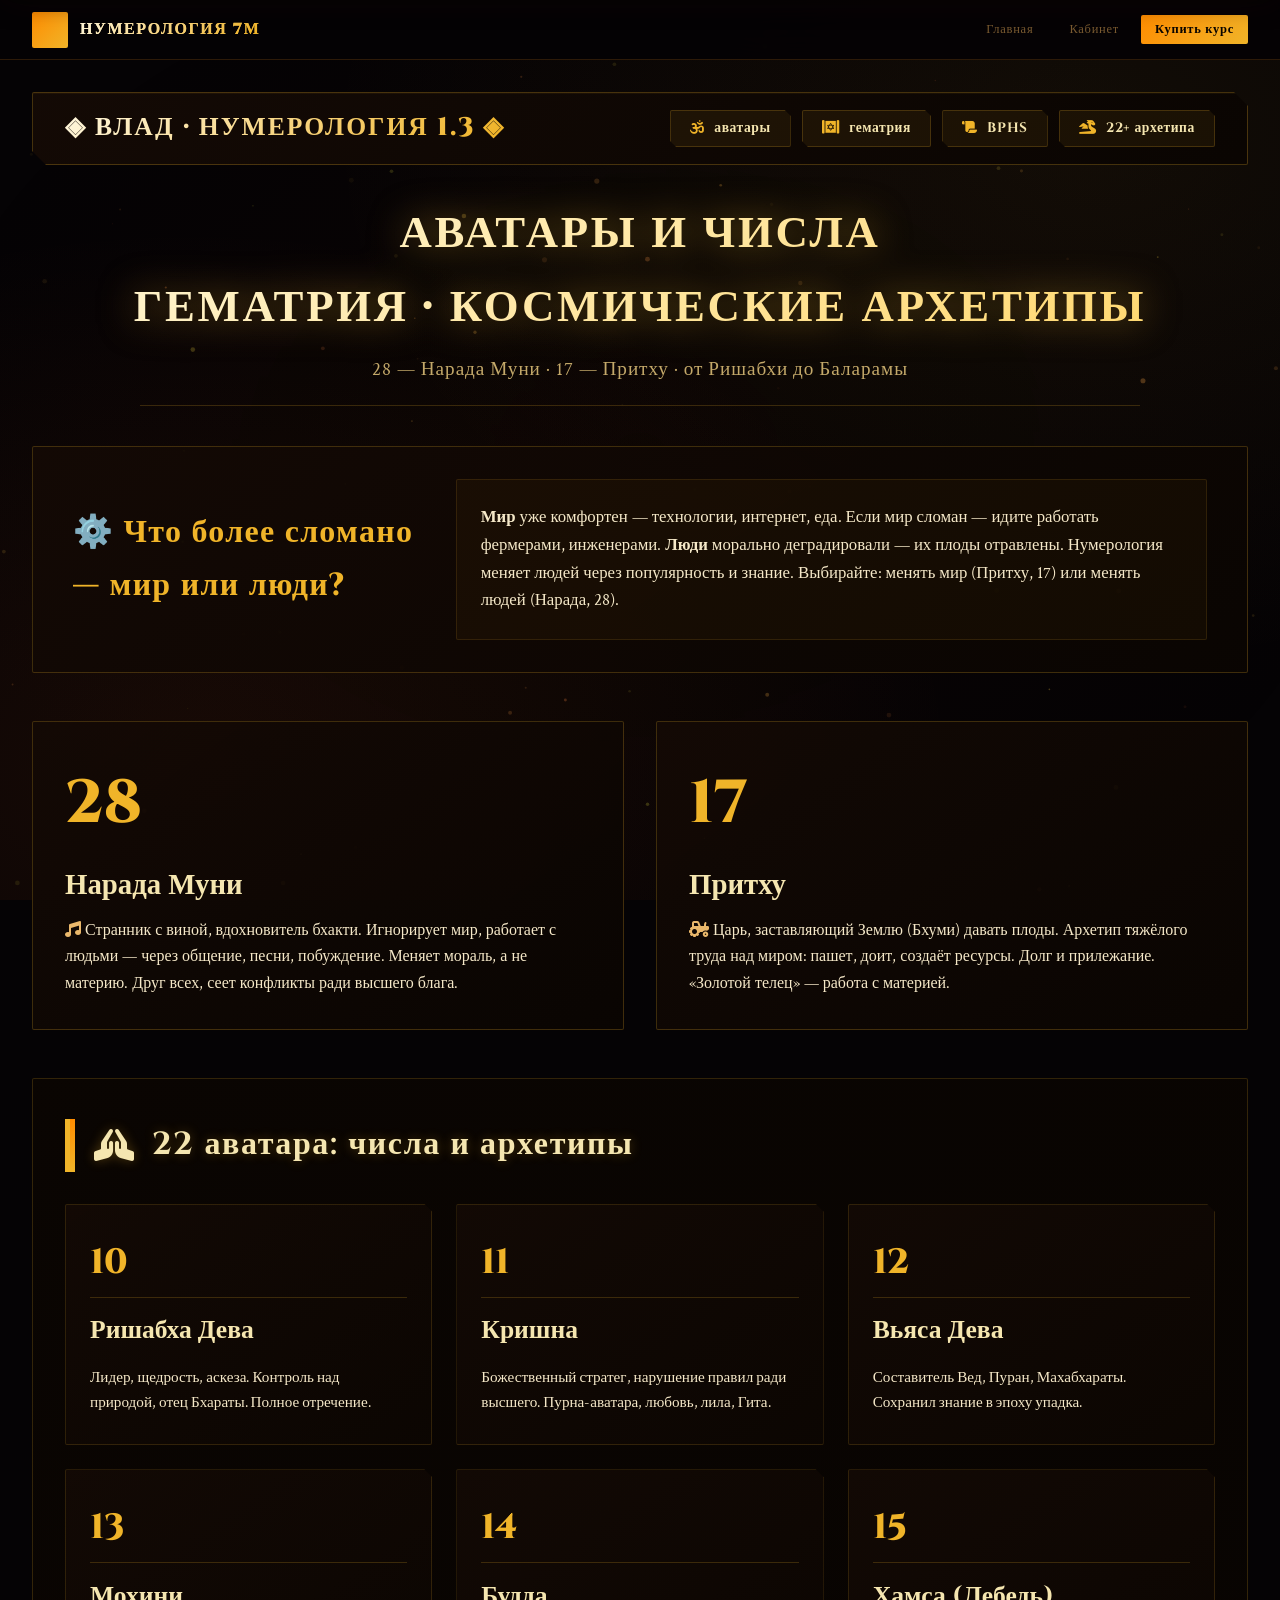
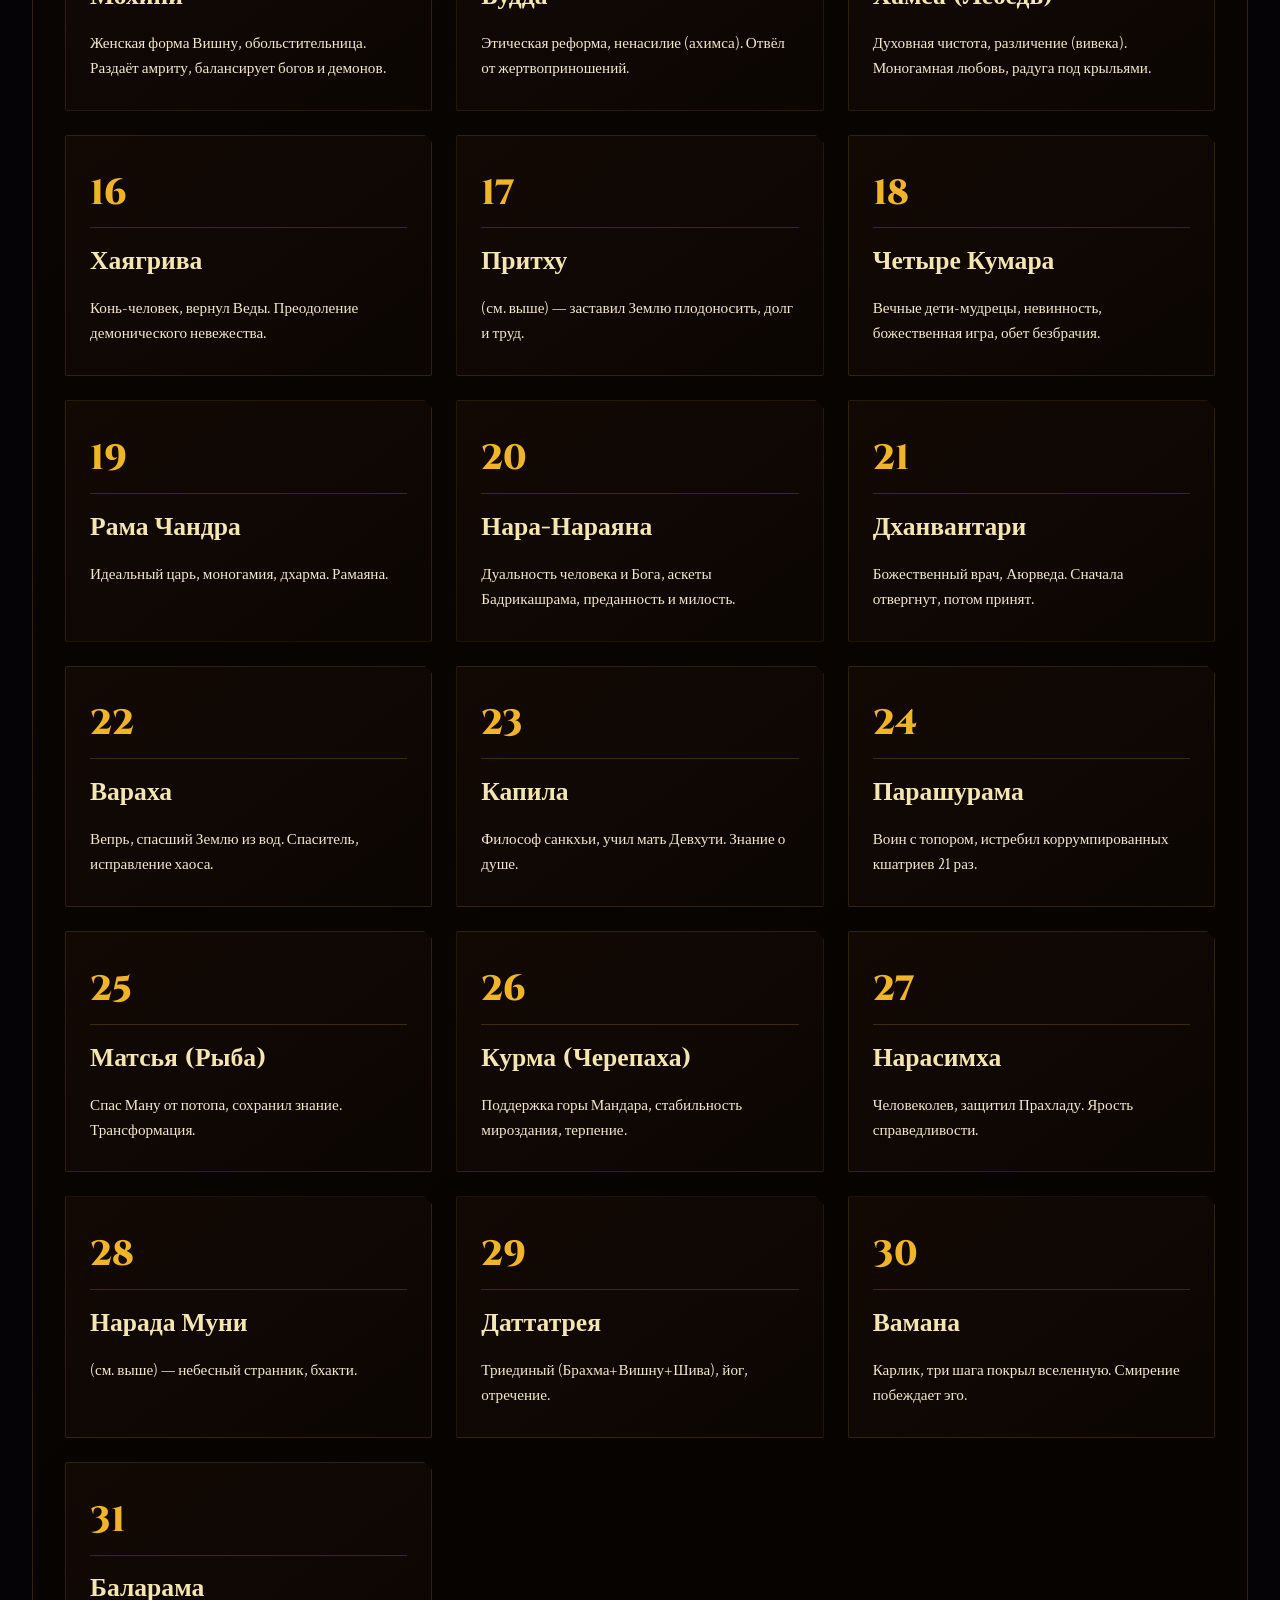
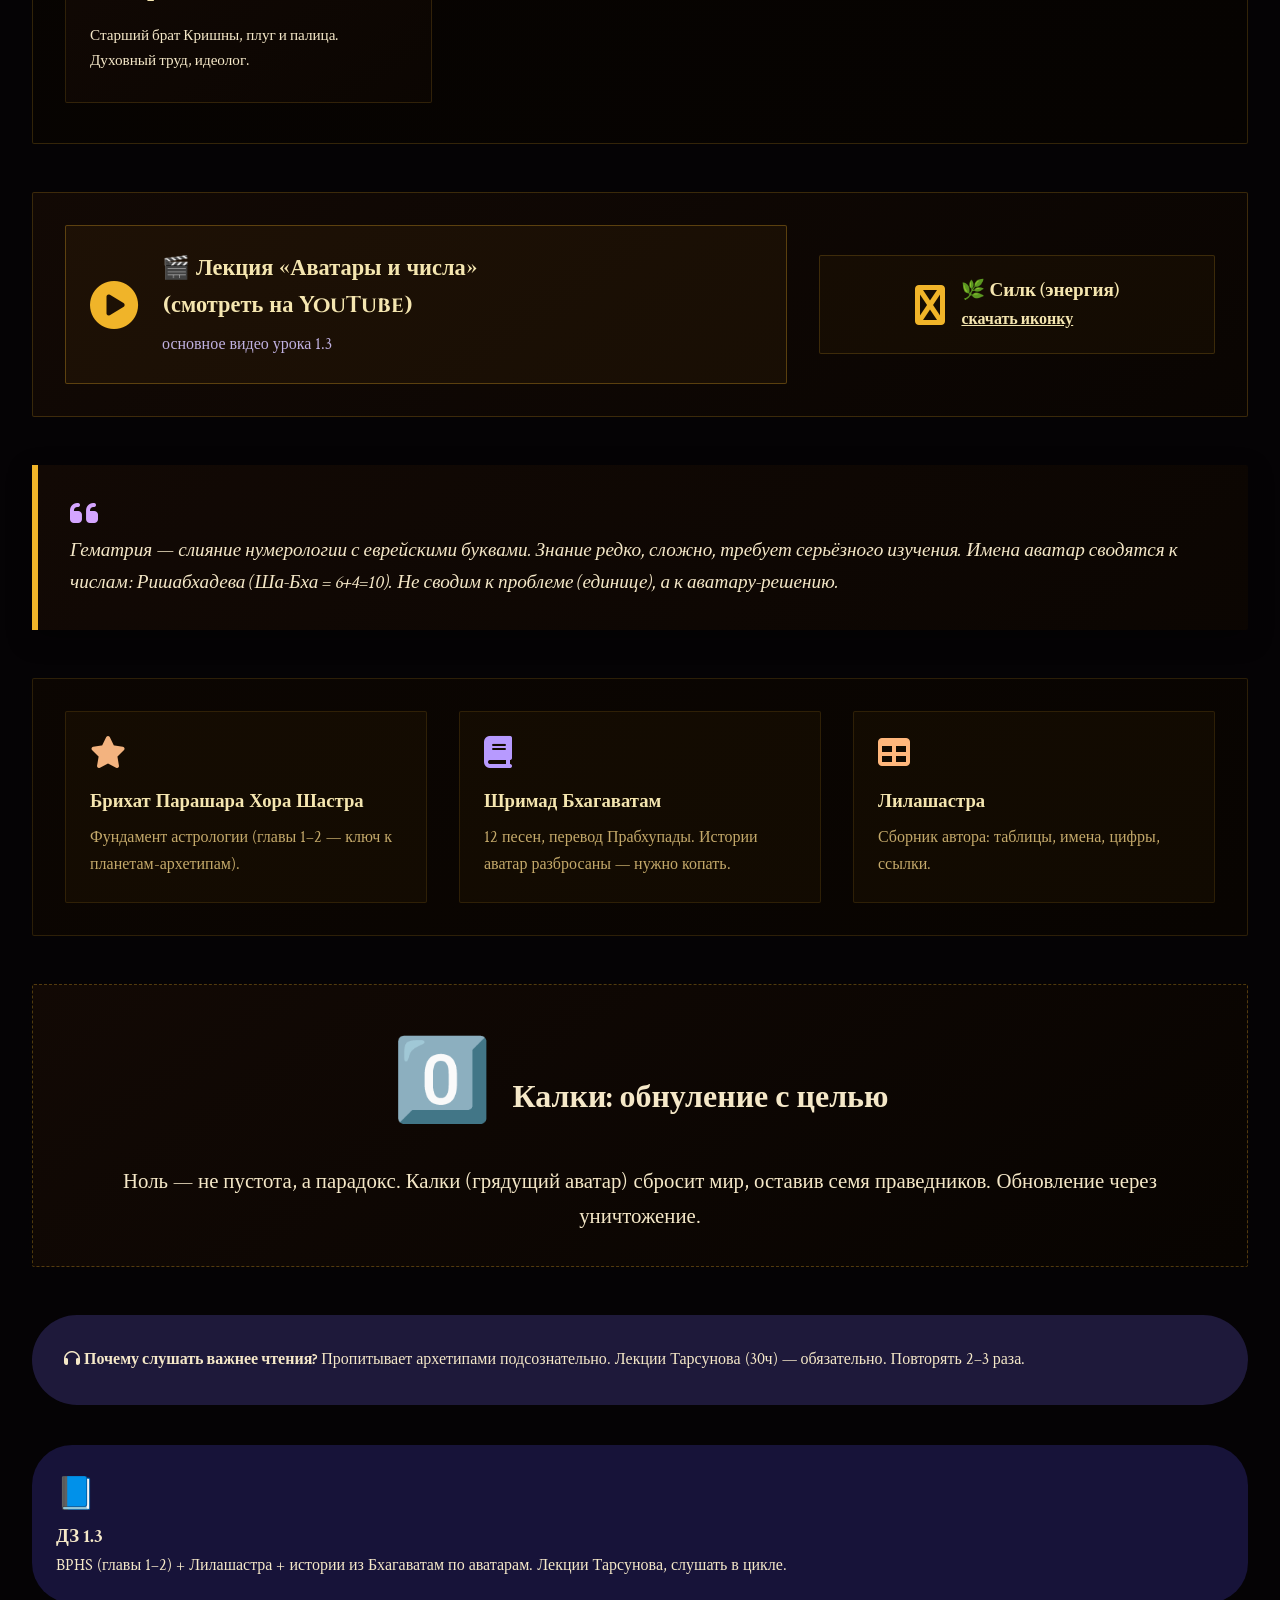
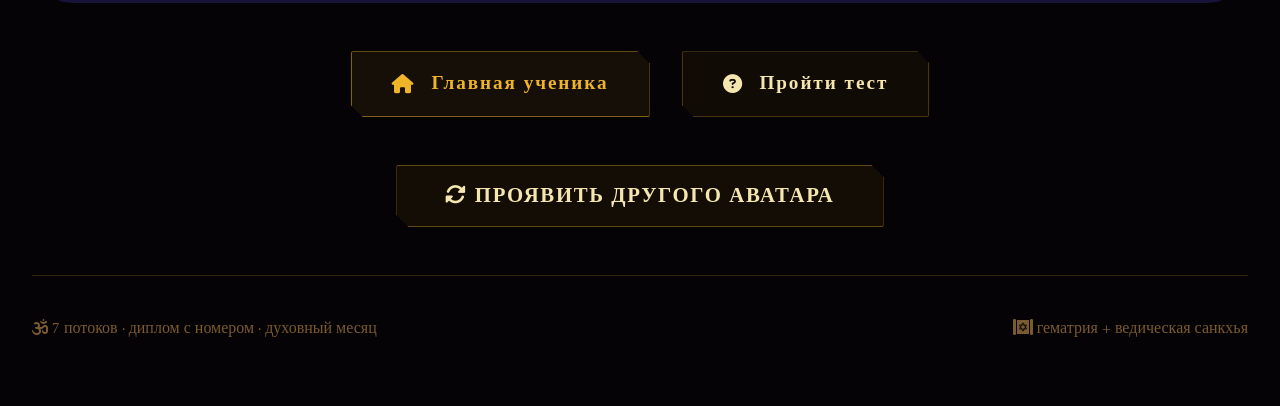
<file: lesson-1-3.html>
<!DOCTYPE html>
<html lang="ru">
<head>
  <meta charset="UTF-8">
  <meta name="viewport" content="width=device-width, initial-scale=1.0">
  <title>Нумерология 1.3 · Аватары и числа</title>
  <!-- шрифты и иконки -->
  <style>
/* ═══════════════════════════════════════════════════
   НУМЕРОЛОГИЯ 7М · МИСТИЧЕСКАЯ ЗОЛОТАЯ ТЕМА
   Fonts: Cinzel (заголовки) + Crimson Text (текст)
═══════════════════════════════════════════════════ */
:root {
  --gold:       #f0b429;
  --gold-light: #ffd870;
  --gold-pale:  #f5e6b0;
  --gold-dark:  #a06808;
  --gold2:      #d4890a;
  --amber:      #ff8c00;
  --fire:       #ff4500;
  --black:      #050305;
  --black2:     #0a0608;
  --black3:     #110a08;
  --black4:     #1a0f0a;
  --black5:     #221408;
  --black6:     #2d1a08;
  --border:     #3d2410;
  --text:       #f5e8c8;
  --text-dim:   #c4a96a;
  --text-muted: #7a5a30;
  --green:      #6dba7a;
  --red:        #e05050;
  --blue:       #6090d0;
}

* { margin: 0; padding: 0; box-sizing: border-box; }

body {
  background: var(--black) !important;
  font-family: 'Crimson Text', Georgia, serif;
  color: var(--text) !important;
  line-height: 1.65;
  overflow-x: hidden;
}

/* ── FIRE PARTICLES ── */
#particle-canvas {
  position: fixed; top: 0; left: 0;
  width: 100%; height: 100%;
  z-index: 0; pointer-events: none; opacity: 0.5;
  background: transparent;
}

/* ── RADIAL FIRE GLOW ── */
body::before {
  content: '';
  position: fixed; inset: 0; z-index: 1; pointer-events: none;
  background:
    radial-gradient(ellipse at 15% 85%, rgba(240,100,20,.08) 0%, transparent 50%),
    radial-gradient(ellipse at 85% 15%, rgba(240,180,41,.06) 0%, transparent 50%);
}

.wrapper, .dashboard {
  position: relative; z-index: 5;
  max-width: 1440px; margin: 0 auto;
  padding: 2rem 2rem 4rem;
}

/* ════════════════════════════════════════
   KEYFRAMES
════════════════════════════════════════ */
@keyframes fireGlow {
  0%,100% { box-shadow: 0 0 8px rgba(240,140,30,.3), 0 0 20px rgba(240,100,10,.12); }
  50%      { box-shadow: 0 0 22px rgba(240,180,41,.55), 0 0 45px rgba(240,120,20,.22); }
}
@keyframes shimmerGold {
  0%   { background-position: -200% 0; }
  100% { background-position: 200% 0; }
}
@keyframes pulseStop {
  0%,100% { box-shadow: 0 0 12px rgba(240,180,41,.3); }
  50%      { box-shadow: 0 0 35px rgba(240,180,41,.75); }
}
@keyframes slide {
  0%   { transform: translateX(0);    opacity: .5; }
  50%  { transform: translateX(10px); opacity: 1;  }
  100% { transform: translateX(0);    opacity: .5; }
}
@keyframes float {
  0%,100% { transform: translateY(0);   }
  50%      { transform: translateY(-5px); }
}
@keyframes glowPulse {
  0%,100% { box-shadow: 0 0 5px rgba(240,180,41,.3); }
  50%      { box-shadow: 0 0 25px rgba(240,180,41,.75); }
}
@keyframes slideDown {
  from { opacity: 0; transform: translateY(-16px); }
  to   { opacity: 1; transform: translateY(0); }
}
@keyframes fadeIn {
  from { opacity: 0; transform: translateY(8px); }
  to   { opacity: 1; transform: translateY(0); }
}

/* ════════════════════════════════════════
   TOP BAR
════════════════════════════════════════ */
.top-bar {
  display: flex; justify-content: space-between;
  align-items: center; flex-wrap: wrap; gap: 1rem;
  background: linear-gradient(135deg, rgba(20,10,5,.97), rgba(10,5,2,.99)) !important;
  border: 1px solid rgba(240,180,41,.25) !important;
  border-radius: 2px; padding: 0.9rem 2rem;
  margin-bottom: 2rem;
  box-shadow: 0 0 30px rgba(200,100,10,.12), inset 0 1px 0 rgba(240,180,41,.05);
  clip-path: polygon(0 0, calc(100% - 14px) 0, 100% 14px, 100% 100%, 14px 100%, 0 calc(100% - 14px));
}

.logo {
  font-family: 'Cinzel', serif;
  font-weight: 900; font-size: 1.6rem;
  background: linear-gradient(135deg, #fff8e0, var(--gold), var(--amber));
  background-size: 200% auto;
  -webkit-background-clip: text; -webkit-text-fill-color: transparent;
  animation: shimmerGold 5s linear infinite;
  letter-spacing: .08em;
}

.badge-group { display: flex; gap: .7rem; flex-wrap: wrap; }
.badge {
  background: rgba(240,180,41,.07) !important;
  border-radius: 2px; padding: .4rem 1.2rem;
  font-size: .85rem; font-weight: 700;
  border: 1px solid rgba(240,180,41,.2) !important;
  color: var(--gold-pale) !important;
  font-family: 'Cinzel', serif; letter-spacing: .04em;
  clip-path: polygon(0 0, calc(100% - 6px) 0, 100% 6px, 100% 100%, 6px 100%, 0 calc(100% - 6px));
}
.badge i { margin-right: 6px; color: var(--gold) !important; }

/* ════════════════════════════════════════
   HEADINGS
════════════════════════════════════════ */
h1 {
  font-family: 'Cinzel', serif;
  font-size: 2.8rem; font-weight: 900;
  text-transform: uppercase;
  background: linear-gradient(145deg, #fff8dc, var(--gold-light), var(--gold));
  background-size: 200% auto;
  -webkit-background-clip: text; -webkit-text-fill-color: transparent;
  animation: shimmerGold 6s linear infinite;
  text-align: center; margin-bottom: .6rem;
  filter: drop-shadow(0 0 18px rgba(240,180,41,.5));
  letter-spacing: .06em;
}

.subhead {
  text-align: center; font-size: 1.2rem;
  color: var(--text-dim) !important;
  max-width: 1000px; margin: 0 auto 2rem auto;
  border-bottom: 1px solid rgba(240,180,41,.2) !important;
  padding-bottom: 1.2rem; letter-spacing: .05em;
}

/* ════════════════════════════════════════
   SECTION TITLE
════════════════════════════════════════ */
.section-title {
  font-size: 2rem; font-weight: 700;
  display: flex; align-items: center; gap: 1rem;
  margin-bottom: 2rem;
  border-left: 5px solid var(--gold) !important;
  padding-left: 1.5rem;
  color: var(--gold-pale) !important;
  font-family: 'Cinzel', serif; letter-spacing: .05em;
  text-shadow: 0 0 12px rgba(240,180,41,.3);
}

/* ════════════════════════════════════════
   VIDEO SECTION
════════════════════════════════════════ */
.video-section {
  background: linear-gradient(145deg, rgba(20,10,5,.95), rgba(12,6,2,.98)) !important;
  border-radius: 2px; padding: 2rem; margin: 2.5rem 0;
  border: 1px solid rgba(240,180,41,.25) !important;
  text-align: center;
  box-shadow: 0 0 40px rgba(200,100,10,.1);
  clip-path: polygon(0 0, calc(100% - 18px) 0, 100% 18px, 100% 100%, 18px 100%, 0 calc(100% - 18px));
}
.video-wrapper {
  position: relative; padding-bottom: 56.25%; height: 0;
  overflow: hidden; border-radius: 2px;
  box-shadow: 0 20px 50px rgba(0,0,0,.8), 0 0 30px rgba(240,180,41,.15);
}
.video-wrapper iframe { position: absolute; top: 0; left: 0; width: 100%; height: 100%; border: none; }
.video-caption {
  margin-top: 1.5rem; font-size: 1.1rem;
  color: var(--gold) !important; font-family: 'Cinzel', serif; letter-spacing: .05em;
}

/* ════════════════════════════════════════
   STATS GRID
════════════════════════════════════════ */
.stats-grid {
  display: flex; flex-wrap: wrap; justify-content: center; gap: 2.5rem;
  background: linear-gradient(135deg, rgba(15,8,3,.97), rgba(8,4,1,.99)) !important;
  border-radius: 2px; padding: 1.8rem 3rem; margin: 2rem 0 3rem 0;
  border: 1px solid rgba(240,180,41,.2) !important;
  box-shadow: inset 0 0 40px rgba(240,180,41,.04);
  clip-path: polygon(0 0, calc(100% - 14px) 0, 100% 14px, 100% 100%, 14px 100%, 0 calc(100% - 14px));
}
.stat-item { text-align: center; min-width: 140px; }
.stat-number {
  font-size: 3.8rem; font-weight: 800;
  font-family: 'Cinzel', serif;
  background: linear-gradient(180deg, var(--gold-light), var(--gold));
  -webkit-background-clip: text; -webkit-text-fill-color: transparent;
  line-height: 1; filter: drop-shadow(0 0 14px rgba(240,180,41,.65));
}
.stat-label {
  font-size: .9rem; letter-spacing: .12em;
  text-transform: uppercase; color: var(--text-muted) !important;
  font-family: 'Cinzel', serif;
}

/* ════════════════════════════════════════
   DRIVE MATERIALS
════════════════════════════════════════ */
.drive-materials {
  background: linear-gradient(145deg, rgba(20,10,5,.95), rgba(12,6,2,.98)) !important;
  border-radius: 2px; padding: 2rem; margin: 2.5rem 0;
  border: 1px solid rgba(240,180,41,.22) !important;
}
.drive-title {
  font-size: 1.8rem; color: var(--gold) !important; margin-bottom: 1.5rem;
  display: flex; align-items: center; gap: 1rem;
  font-family: 'Cinzel', serif; letter-spacing: .05em;
}
.drive-grid { display: grid; grid-template-columns: repeat(auto-fit, minmax(250px, 1fr)); gap: 1.5rem; }
.drive-card {
  background: rgba(240,180,41,.04) !important;
  border-radius: 2px; padding: 1.8rem; text-align: center;
  border: 1px solid rgba(240,180,41,.18) !important;
  transition: all .3s;
  clip-path: polygon(0 0, calc(100% - 10px) 0, 100% 10px, 100% 100%, 0 100%);
}
.drive-card:hover {
  transform: translateY(-5px);
  box-shadow: 0 20px 35px -10px rgba(240,180,41,.2);
  border-color: rgba(240,180,41,.45) !important;
}
.drive-icon { font-size: 3rem; color: var(--gold) !important; margin-bottom: 1rem; }
.drive-link {
  display: inline-block; margin-top: 1.2rem; padding: .8rem 1.8rem;
  background: rgba(240,180,41,.08) !important; border-radius: 2px;
  color: var(--gold-pale) !important; text-decoration: none; font-weight: 700;
  transition: .25s; border: 1px solid rgba(240,180,41,.25) !important;
  font-family: 'Cinzel', serif; font-size: .85rem; letter-spacing: .04em;
  clip-path: polygon(0 0, calc(100% - 8px) 0, 100% 8px, 100% 100%, 8px 100%, 0 calc(100% - 8px));
}
.drive-link:hover {
  background: linear-gradient(135deg, var(--amber), var(--gold)) !important;
  color: #0a0500 !important;
  box-shadow: 0 4px 16px rgba(240,140,30,.35);
}
.drive-note { margin-top: .8rem; font-size: .88rem; color: var(--text-muted) !important; }

/* ════════════════════════════════════════
   CULTURE CARDS
════════════════════════════════════════ */
.card-grid { display: grid; grid-template-columns: repeat(auto-fit, minmax(300px, 1fr)); gap: 1.6rem; }
.culture-card {
  background: linear-gradient(145deg, rgba(20,10,5,.9), rgba(12,6,2,.95)) !important;
  border-radius: 2px; padding: 2rem 1.6rem;
  border: 1px solid rgba(240,180,41,.15) !important;
  transition: all .28s;
  clip-path: polygon(0 0, calc(100% - 10px) 0, 100% 10px, 100% 100%, 0 100%);
}
.culture-card:hover {
  transform: translateY(-6px);
  border-color: rgba(240,180,41,.45) !important;
  box-shadow: 0 20px 40px -10px rgba(240,180,41,.18);
}
.culture-name {
  font-size: 1.6rem; font-weight: 700; color: var(--gold) !important;
  display: flex; align-items: center; gap: 10px;
  border-bottom: 1px solid rgba(240,180,41,.2) !important;
  padding-bottom: .6rem; margin-bottom: 1rem;
  font-family: 'Cinzel', serif; letter-spacing: .04em;
}
.culture-period {
  font-size: .88rem;
  background: rgba(240,180,41,.07) !important;
  display: inline-block; padding: .3rem 1.2rem;
  border-radius: 2px; margin-bottom: 1.2rem;
  font-weight: 700; color: var(--text-dim) !important;
  border: 1px solid rgba(240,180,41,.15) !important;
  font-family: 'Cinzel', serif; letter-spacing: .04em;
}
.culture-desc { list-style: none; }
.culture-desc li {
  margin-bottom: .7rem; display: flex; gap: .8rem; align-items: baseline;
  color: var(--text) !important;
}
.culture-desc li i { color: var(--gold) !important; width: 20px; font-size: .85rem; }

/* ════════════════════════════════════════
   TABLES
════════════════════════════════════════ */
.systems-comparison, .planets-section, .pancanga-section {
  background: linear-gradient(145deg, rgba(12,6,2,.98), rgba(8,4,1,.99)) !important;
  border-radius: 2px; padding: 2.5rem 2rem; margin: 3rem 0;
  border: 1px solid rgba(240,180,41,.2) !important;
}
.systems-title { color: var(--gold-pale) !important; font-family: 'Cinzel', serif; letter-spacing: .05em; font-size: 1.5rem; margin-bottom: 1.5rem; }
table { width: 100%; border-collapse: collapse; font-size: .95rem; }
th {
  text-align: left; padding: 1rem .6rem .8rem;
  color: var(--gold) !important; font-weight: 700;
  border-bottom: 1px solid rgba(240,180,41,.3) !important;
  font-family: 'Cinzel', serif; letter-spacing: .06em; font-size: .85rem;
}
td {
  padding: .9rem .6rem; border-bottom: 1px solid rgba(240,180,41,.07) !important;
  vertical-align: top; color: var(--text) !important;
}
tr:hover td { background: rgba(240,180,41,.03); }
.highlight { color: var(--gold-pale) !important; font-weight: 700; font-family: 'Cinzel', serif; }

/* ════════════════════════════════════════
   MIGRATION ROAD
════════════════════════════════════════ */
.migration-road {
  background: linear-gradient(145deg, rgba(10,5,2,.99), rgba(6,3,1,.99)) !important;
  border-radius: 2px; padding: 2.5rem 2rem; margin: 4rem 0;
  border: 1px solid rgba(240,180,41,.25) !important;
}
.road-container {
  display: flex; flex-wrap: wrap; align-items: center;
  justify-content: center; gap: .5rem 1rem;
}
.stop {
  background: rgba(240,180,41,.08) !important;
  border-radius: 2px; padding: 1rem 1.8rem;
  font-weight: 700; font-size: 1.15rem; color: var(--gold) !important;
  border: 1px solid rgba(240,180,41,.3) !important;
  min-width: 140px; text-align: center;
  animation: pulseStop 3s infinite;
  font-family: 'Cinzel', serif; letter-spacing: .04em;
  clip-path: polygon(0 0, calc(100% - 8px) 0, 100% 8px, 100% 100%, 8px 100%, 0 calc(100% - 8px));
}
.arrow { font-size: 2rem; color: var(--gold) !important; animation: slide 2s infinite; }

/* ════════════════════════════════════════
   MENTOR BLOCK
════════════════════════════════════════ */
.mentor-block {
  display: flex; flex-wrap: wrap; gap: 2rem;
  background: linear-gradient(145deg, rgba(20,10,5,.9), rgba(10,5,2,.95)) !important;
  border-radius: 2px; padding: 2.5rem; margin: 3rem 0;
  border: 1px solid rgba(240,180,41,.2) !important;
}
.mentor-text h3 {
  font-size: 1.8rem; color: var(--gold) !important; margin-bottom: 1rem;
  font-family: 'Cinzel', serif; letter-spacing: .04em;
}
.mentor-features { display: grid; grid-template-columns: 1fr 1fr; gap: 1.2rem; margin-top: 1.8rem; }
.feature {
  background: rgba(240,180,41,.05) !important; border-radius: 2px;
  padding: 1rem 1.5rem; display: flex; align-items: center; gap: 1rem;
  border: 1px solid rgba(240,180,41,.15) !important;
  clip-path: polygon(0 0, calc(100% - 7px) 0, 100% 7px, 100% 100%, 0 100%);
}
.feature i { font-size: 1.8rem; color: var(--gold) !important; }

/* ════════════════════════════════════════
   CERTIFICATE
════════════════════════════════════════ */
.cert-number {
  font-family: 'Cinzel', serif; font-size: 1.6rem;
  background: rgba(240,180,41,.08) !important;
  padding: .5rem 1.8rem; border-radius: 2px;
  border: 1px solid rgba(240,180,41,.3) !important;
  color: var(--gold) !important; letter-spacing: .1em;
}

/* ════════════════════════════════════════
   PODCAST / INSIGHT QUOTES
════════════════════════════════════════ */
.podcast-quote, .insight-quote, .gematria-note {
  background: linear-gradient(135deg, rgba(20,10,5,.9), rgba(12,6,2,.95)) !important;
  border-radius: 0 2px 2px 0; padding: 2rem; margin: 2rem 0;
  border-left: 6px solid var(--gold) !important;
  font-style: italic; font-size: 1.15rem; color: var(--text) !important;
  box-shadow: 0 8px 24px rgba(0,0,0,.4);
}
.quote-author {
  margin-top: 1rem; color: var(--text-dim) !important;
  font-style: normal; font-weight: 700; font-family: 'Cinzel', serif; letter-spacing: .04em;
}

/* ════════════════════════════════════════
   ACTION BUTTONS
════════════════════════════════════════ */
.action-buttons, .nav-buttons {
  display: flex; flex-wrap: wrap; justify-content: center; gap: 2rem; margin: 3rem 0;
}
.action-btn, .primary-btn, .test-btn {
  font-size: 1.2rem; font-weight: 700; padding: 1rem 2.5rem;
  border-radius: 2px; cursor: pointer; transition: all .3s;
  text-decoration: none; display: inline-flex; align-items: center; gap: 1rem;
  font-family: 'Cinzel', serif; letter-spacing: .1em;
  clip-path: polygon(0 0, calc(100% - 12px) 0, 100% 12px, 100% 100%, 12px 100%, 0 calc(100% - 12px));
}
.btn-home, .primary-btn {
  border: 1px solid rgba(240,180,41,.5) !important;
  color: var(--gold) !important; background: rgba(240,180,41,.07) !important;
  box-shadow: 0 0 20px rgba(240,180,41,.2);
}
.btn-home:hover, .primary-btn:hover {
  background: linear-gradient(135deg, var(--amber), var(--gold)) !important;
  color: #0a0500 !important; box-shadow: 0 0 40px rgba(240,180,41,.5);
}
.btn-test, .test-btn {
  border: 1px solid rgba(240,180,41,.25) !important;
  color: var(--gold-pale) !important;
  background: rgba(240,180,41,.05) !important;
  box-shadow: 0 0 15px rgba(240,180,41,.12);
}
.btn-test:hover, .test-btn:hover {
  background: rgba(240,180,41,.14) !important;
  border-color: rgba(240,180,41,.5) !important;
  box-shadow: 0 0 30px rgba(240,180,41,.3);
}

/* ════════════════════════════════════════
   DUALITY ROW
════════════════════════════════════════ */
.duality-row { display: flex; gap: 2rem; flex-wrap: wrap; margin: 4rem 0; }
.duality-card {
  flex: 1 1 250px;
  background: linear-gradient(145deg, rgba(20,10,5,.9), rgba(12,6,2,.95)) !important;
  border-radius: 2px; padding: 2rem;
  border: 1px solid rgba(240,180,41,.18) !important;
  clip-path: polygon(0 0, calc(100% - 12px) 0, 100% 12px, 100% 100%, 0 100%);
}
.duality-card.gold { border-color: rgba(240,180,41,.45) !important; box-shadow: 0 0 20px rgba(240,180,41,.08); }
.duality-card.gray { border-color: rgba(60,30,10,.6) !important; }

/* ════════════════════════════════════════
   FOOTER
════════════════════════════════════════ */
footer, .footer-note {
  border-top: 1px solid rgba(240,180,41,.18) !important;
  padding-top: 2.5rem; margin-top: 3rem;
  display: flex; justify-content: space-between; flex-wrap: wrap; gap: 2rem;
  color: var(--text-muted) !important;
}

/* ════════════════════════════════════════
   GUNAS
════════════════════════════════════════ */
.gunas-showcase {
  display: flex; flex-wrap: wrap; justify-content: center; gap: 2rem;
  background: linear-gradient(145deg, rgba(12,6,2,.98), rgba(8,4,1,.99)) !important;
  border-radius: 2px; padding: 2rem 2.5rem; margin: 2.5rem 0;
  border: 1px solid rgba(240,180,41,.2) !important;
  box-shadow: 0 0 40px rgba(240,180,41,.07);
}
.guna-item {
  flex: 1 1 200px; text-align: center; padding: 1rem; border-radius: 2px;
  background: rgba(0,0,0,.4) !important;
}
.guna-sattva { border-bottom: 4px solid var(--gold-light) !important; }
.guna-rajas  { border-bottom: 4px solid #cc4444 !important; }
.guna-tamas  { border-bottom: 4px solid rgba(60,30,10,.8) !important; }
.guna-symbol { font-size: 3rem; margin-bottom: .5rem; }
.guna-title  { font-size: 1.7rem; font-weight: 700; color: var(--gold-pale) !important; font-family: 'Cinzel', serif; }
.guna-desc   { font-size: .95rem; color: var(--text-dim) !important; }

/* ════════════════════════════════════════
   MYTH GRID
════════════════════════════════════════ */
.myth-grid { display: grid; grid-template-columns: repeat(auto-fit, minmax(260px, 1fr)); gap: 2rem; margin: 3rem 0; }
.myth-card {
  background: linear-gradient(145deg, rgba(15,8,3,.95), rgba(8,4,1,.98)) !important;
  border-radius: 2px; padding: 1.8rem 1.5rem;
  border: 1px solid rgba(240,180,41,.15) !important; transition: .25s;
  clip-path: polygon(0 0, calc(100% - 10px) 0, 100% 10px, 100% 100%, 0 100%);
}
.myth-card:hover { transform: scale(1.02); box-shadow: 0 20px 35px -12px rgba(240,180,41,.22); border-color: rgba(240,180,41,.45) !important; }
.myth-card .planet-num { font-size: 2.5rem; font-weight: 800; font-family: 'Cinzel', serif; color: var(--gold) !important; }
.myth-card p { margin-top: 1rem; color: var(--text) !important; }

/* ════════════════════════════════════════
   LEVEL CARDS
════════════════════════════════════════ */
.levels-container { display: flex; flex-wrap: wrap; gap: 1.5rem; justify-content: center; margin: 3rem 0; }
.level-card {
  background: linear-gradient(145deg, rgba(20,10,5,.9), rgba(10,5,2,.95)) !important;
  border-radius: 2px; padding: 2rem; flex: 1 1 250px; text-align: center;
  border: 1px solid rgba(240,180,41,.18) !important;
  clip-path: polygon(0 0, calc(100% - 10px) 0, 100% 10px, 100% 100%, 10px 100%, 0 calc(100% - 10px));
}
.level2 { border-color: rgba(240,180,41,.45) !important; box-shadow: 0 0 18px rgba(240,180,41,.08); }
.stars { font-size: 1.8rem; letter-spacing: 8px; margin-bottom: .8rem; color: var(--gold) !important; }
.level-title { font-size: 1.6rem; font-weight: 800; color: var(--gold-pale) !important; font-family: 'Cinzel', serif; letter-spacing: .04em; }

/* ════════════════════════════════════════
   MEDIA / VIDEO LINK
════════════════════════════════════════ */
.media-block {
  display: flex; flex-wrap: wrap; gap: 2rem;
  background: linear-gradient(145deg, rgba(20,10,5,.9), rgba(10,5,2,.95)) !important;
  border-radius: 2px; padding: 2rem; margin: 3rem 0;
  align-items: center; border: 1px solid rgba(240,180,41,.2) !important;
}
.video-link-card {
  flex: 2; min-width: 280px;
  background: rgba(240,180,41,.05) !important;
  border-radius: 2px; padding: 1.5rem;
  display: flex; align-items: center; gap: 1.5rem;
  border: 1px solid rgba(240,180,41,.3) !important;
}
.play-icon { font-size: 3rem; color: var(--gold) !important; }
.video-link-card a { color: var(--gold-pale) !important; text-decoration: none; font-size: 1.4rem; font-weight: 700; font-family: 'Cinzel', serif; }
.video-link-card a:hover { color: var(--gold-light) !important; text-decoration: underline; }
.silk-icon-box {
  flex: 1; min-width: 200px;
  background: rgba(240,180,41,.04) !important;
  border-radius: 2px; padding: 1.2rem 1.8rem;
  display: flex; align-items: center; gap: 1rem;
  border: 1px solid rgba(240,180,41,.18) !important; justify-content: center;
}
.silk-icon-box i { font-size: 2.5rem; color: var(--gold) !important; }
.silk-icon-box span, .silk-icon-box a { color: var(--gold-pale) !important; font-weight: 600; }

/* ════════════════════════════════════════
   MYSTIC BUTTON
════════════════════════════════════════ */
.mystic-btn {
  background: rgba(240,180,41,.06) !important;
  border: 1px solid rgba(240,180,41,.35) !important;
  color: var(--gold-pale) !important; font-size: 1.3rem; font-weight: 700;
  padding: 1rem 3rem; border-radius: 2px; margin: 2rem auto; display: block;
  cursor: pointer; transition: .3s; box-shadow: 0 0 18px rgba(240,180,41,.2);
  font-family: 'Cinzel', serif; letter-spacing: .08em;
  clip-path: polygon(0 0, calc(100% - 12px) 0, 100% 12px, 100% 100%, 12px 100%, 0 calc(100% - 12px));
}
.mystic-btn:hover {
  background: linear-gradient(135deg, var(--amber), var(--gold)) !important;
  color: #0a0500 !important; letter-spacing: .12em;
  box-shadow: 0 0 35px rgba(240,180,41,.5);
}

/* ════════════════════════════════════════
   ARCHETYPE
════════════════════════════════════════ */
.archetype-duo { display: flex; flex-wrap: wrap; gap: 2rem; margin: 3rem 0; }
.arch-card {
  flex: 1 1 300px;
  background: linear-gradient(145deg, rgba(20,10,5,.9), rgba(10,5,2,.95)) !important;
  border-radius: 2px; padding: 2rem; border: 1px solid rgba(240,180,41,.22) !important;
}
.arch-num { font-size: 3.8rem; font-weight: 800; font-family: 'Cinzel', serif; color: var(--gold) !important; }
.arch-title { font-size: 1.8rem; font-weight: 700; color: var(--gold-pale) !important; margin: .5rem 0; font-family: 'Cinzel', serif; }

/* ════════════════════════════════════════
   AVATARS
════════════════════════════════════════ */
.avatars-section {
  background: linear-gradient(145deg, rgba(10,5,2,.99), rgba(6,3,1,.99)) !important;
  border-radius: 2px; padding: 2.5rem 2rem; margin: 3rem 0;
  border: 1px solid rgba(240,180,41,.18) !important;
}
.avatar-grid { display: grid; grid-template-columns: repeat(auto-fit, minmax(270px, 1fr)); gap: 1.5rem; }
.avatar-item {
  background: linear-gradient(145deg, rgba(20,10,5,.9), rgba(12,6,2,.95)) !important;
  border-radius: 2px; padding: 1.8rem 1.5rem;
  border: 1px solid rgba(240,180,41,.15) !important; transition: .25s;
  clip-path: polygon(0 0, calc(100% - 8px) 0, 100% 8px, 100% 100%, 0 100%);
}
.avatar-item:hover { transform: translateY(-5px); border-color: rgba(240,180,41,.45) !important; box-shadow: 0 18px 30px -10px rgba(240,180,41,.2); }
.avatar-number { font-family: 'Cinzel', serif; font-size: 2.2rem; font-weight: 800; color: var(--gold) !important; border-bottom: 1px solid rgba(240,180,41,.2) !important; padding-bottom: .3rem; margin-bottom: .8rem; }
.avatar-name { font-size: 1.6rem; font-weight: 700; color: var(--gold-pale) !important; font-family: 'Cinzel', serif; }
.avatar-desc { margin-top: .8rem; color: var(--text) !important; font-size: .95rem; }

/* ════════════════════════════════════════
   SOURCES
════════════════════════════════════════ */
.sources-block {
  background: linear-gradient(145deg, rgba(12,6,2,.98), rgba(8,4,1,.99)) !important;
  border-radius: 2px; padding: 2rem; display: flex; flex-wrap: wrap;
  gap: 2rem; justify-content: center; margin: 3rem 0;
  border: 1px solid rgba(240,180,41,.15) !important;
}
.source {
  background: rgba(240,180,41,.04) !important; padding: 1.5rem; border-radius: 2px;
  flex: 1 1 250px; border: 1px solid rgba(240,180,41,.12) !important;
}
.source h3 { color: var(--gold-pale) !important; margin: .8rem 0 .5rem; font-family: 'Cinzel', serif; }
.source p { color: var(--text-dim) !important; }

/* ════════════════════════════════════════
   ZERO KALKI
════════════════════════════════════════ */
.zero-kalki {
  background: linear-gradient(145deg, rgba(20,10,5,.9), rgba(8,4,1,.98)) !important;
  border-radius: 2px; padding: 2rem 3rem; text-align: center;
  border: 1px dashed rgba(240,180,41,.3) !important; margin: 3rem 0;
  font-size: 1.3rem; color: var(--text) !important;
}

/* ════════════════════════════════════════
   PHILOSOPHY
════════════════════════════════════════ */
.philosophy-block {
  background: linear-gradient(145deg, rgba(20,10,5,.9), rgba(10,5,2,.95)) !important;
  border-radius: 2px; padding: 2rem 2.5rem; margin: 2.5rem 0;
  border: 1px solid rgba(240,180,41,.22) !important;
  display: flex; flex-wrap: wrap; gap: 2rem; align-items: center;
}
.phil-question {
  font-size: 2rem; font-weight: 800; color: var(--gold) !important;
  flex: 1; font-family: 'Cinzel', serif; letter-spacing: .04em;
}
.phil-answer {
  flex: 2; font-size: 1.05rem;
  background: rgba(240,180,41,.04) !important;
  padding: 1.5rem; border-radius: 2px; color: var(--text) !important;
  border: 1px solid rgba(240,180,41,.12) !important;
}

/* ════════════════════════════════════════
   PANCANGA / FORMULA
════════════════════════════════════════ */
.formula {
  background: linear-gradient(145deg, rgba(8,4,1,.99), rgba(5,3,1,.99)) !important;
  border-radius: 2px; padding: 2rem;
  font-size: 2.5rem; font-family: 'Cinzel', monospace; text-align: center;
  color: var(--gold) !important; border: 1px solid rgba(240,180,41,.35) !important;
  margin: 2rem 0; box-shadow: 0 0 30px rgba(240,180,41,.15);
  animation: fireGlow 4s infinite;
}
.param-grid { display: grid; grid-template-columns: repeat(auto-fit, minmax(270px, 1fr)); gap: 1.8rem; margin: 2rem 0; }
.param-card {
  background: linear-gradient(145deg, rgba(20,10,5,.9), rgba(10,5,2,.95)) !important;
  border-radius: 2px; padding: 1.8rem; border: 1px solid rgba(240,180,41,.18) !important;
  clip-path: polygon(0 0, calc(100% - 8px) 0, 100% 8px, 100% 100%, 0 100%);
}
.param-symbol { font-size: 2.3rem; font-weight: 800; font-family: 'Cinzel', sans-serif; color: var(--gold) !important; border-bottom: 1px solid rgba(240,180,41,.2) !important; padding-bottom: .4rem; margin-bottom: .8rem; }
.param-name { font-size: 1.6rem; font-weight: 600; color: var(--gold-pale) !important; font-family: 'Cinzel', serif; }
.param-desc { margin-top: .8rem; color: var(--text) !important; }

.critique-block {
  background: linear-gradient(145deg, rgba(20,10,5,.9), rgba(10,5,2,.95)) !important;
  border-radius: 2px; padding: 2rem 2.5rem; margin: 2.5rem 0;
  border: 1px solid rgba(240,180,41,.22) !important;
}
.critique-title {
  font-size: 2rem; font-weight: 800; color: var(--gold) !important;
  margin-bottom: 1.5rem; font-family: 'Cinzel', serif; letter-spacing: .04em;
}
.angas-list { display: flex; flex-wrap: wrap; gap: 1rem; margin-top: 1.5rem; }
.anga-item {
  background: rgba(240,180,41,.05) !important; padding: 1rem 1.5rem;
  border-radius: 2px; flex: 1 1 200px; border: 1px solid rgba(240,180,41,.15) !important;
  color: var(--text) !important;
}
.naksha-block {
  background: linear-gradient(145deg, rgba(20,10,5,.9), rgba(10,5,2,.95)) !important;
  border-radius: 2px; padding: 2rem; margin: 2rem 0;
  border-left: 6px solid var(--gold) !important;
}
.naksha-block h2 { color: var(--gold) !important; font-family: 'Cinzel', serif; }
.bot-note {
  background: rgba(240,180,41,.04) !important; border-radius: 2px;
  padding: 1.5rem 2rem; display: flex; align-items: center;
  gap: 2rem; flex-wrap: wrap; margin: 2.5rem 0;
  border: 1px solid rgba(240,180,41,.18) !important;
}
.bot-note h3 { color: var(--gold-pale) !important; font-family: 'Cinzel', serif; }
.community-block {
  background: linear-gradient(145deg, rgba(20,10,5,.9), rgba(10,5,2,.95)) !important;
  border-radius: 2px; padding: 2rem; margin: 2rem 0;
  display: flex; gap: 2rem; flex-wrap: wrap;
  border: 1px solid rgba(240,180,41,.18) !important;
  color: var(--text) !important;
}
.homework-block {
  background: linear-gradient(145deg, rgba(20,10,5,.9), rgba(10,5,2,.95)) !important;
  border-radius: 2px; padding: 2rem; margin: 2rem 0;
  border: 1px solid rgba(240,180,41,.18) !important;
}
.homework-block h3 { color: var(--gold) !important; margin-bottom: 1rem; font-family: 'Cinzel', serif; }
.homework-block p { color: var(--text) !important; }
.demo-example {
  background: rgba(10,5,2,.98) !important; border-radius: 2px;
  padding: 1.5rem 2rem; margin: 1.5rem 0; text-align: center;
  font-size: 1.4rem; border: 1px solid rgba(240,180,41,.25) !important;
  color: var(--gold-pale) !important; font-family: 'Cinzel', serif;
}

/* ════════════════════════════════════════
   MISC
════════════════════════════════════════ */
code {
  background: rgba(240,180,41,.07);
  padding: .2rem .6rem; border-radius: 2px;
  color: var(--gold-pale); border: 1px solid rgba(240,180,41,.2);
  font-family: 'Cinzel', monospace;
}
.small-note {
  background: rgba(20,10,5,.9); border-radius: 2px;
  padding: 1rem 2rem; display: inline-block; margin: 1rem 0;
  color: var(--text-dim); border: 1px solid rgba(240,180,41,.15);
}

/* ════════════════════════════════════════
   RESPONSIVE
════════════════════════════════════════ */
@media (max-width: 800px) {
  h1 { font-size: 2rem; }
  .road-container { flex-direction: column; }
  .arrow { transform: rotate(90deg); }
  .logo { font-size: 1.2rem; }
}


/* ════════════════════════════════════════
   SCROLL-REVEAL & ENTRANCE ANIMATIONS
════════════════════════════════════════ */
.reveal {
  opacity: 0;
  transform: translateY(32px);
  transition: opacity .7s ease, transform .7s ease;
}
.reveal.visible {
  opacity: 1;
  transform: translateY(0);
}
.reveal-left {
  opacity: 0;
  transform: translateX(-40px);
  transition: opacity .7s ease, transform .7s ease;
}
.reveal-left.visible { opacity: 1; transform: translateX(0); }
.reveal-right {
  opacity: 0;
  transform: translateX(40px);
  transition: opacity .7s ease, transform .7s ease;
}
.reveal-right.visible { opacity: 1; transform: translateX(0); }

/* Staggered children */
.stagger-children > * {
  opacity: 0;
  transform: translateY(24px);
  transition: opacity .5s ease, transform .5s ease;
}
.stagger-children.visible > *:nth-child(1)  { opacity:1; transform:none; transition-delay:.05s; }
.stagger-children.visible > *:nth-child(2)  { opacity:1; transform:none; transition-delay:.12s; }
.stagger-children.visible > *:nth-child(3)  { opacity:1; transform:none; transition-delay:.19s; }
.stagger-children.visible > *:nth-child(4)  { opacity:1; transform:none; transition-delay:.26s; }
.stagger-children.visible > *:nth-child(5)  { opacity:1; transform:none; transition-delay:.33s; }
.stagger-children.visible > *:nth-child(6)  { opacity:1; transform:none; transition-delay:.40s; }
.stagger-children.visible > *:nth-child(7)  { opacity:1; transform:none; transition-delay:.47s; }
.stagger-children.visible > *:nth-child(8)  { opacity:1; transform:none; transition-delay:.54s; }
.stagger-children.visible > *:nth-child(9)  { opacity:1; transform:none; transition-delay:.61s; }
.stagger-children.visible > *:nth-child(10) { opacity:1; transform:none; transition-delay:.68s; }
.stagger-children.visible > *:nth-child(n+11) { opacity:1; transform:none; transition-delay:.72s; }

/* Page load hero animation */
@keyframes heroFadeIn {
  from { opacity:0; transform: translateY(-20px) scale(.97); }
  to   { opacity:1; transform: translateY(0) scale(1); }
}
.wrapper > .top-bar { animation: heroFadeIn .6s ease forwards; }
.wrapper > h1       { animation: heroFadeIn .7s .1s ease both; }
.wrapper > .subhead { animation: heroFadeIn .6s .2s ease both; }

/* Hover ripple on cards */
.culture-card, .drive-card, .myth-card, .avatar-item, .level-card, .param-card {
  position: relative; overflow: hidden;
}
.culture-card::after, .drive-card::after, .myth-card::after,
.avatar-item::after, .level-card::after, .param-card::after {
  content: '';
  position: absolute; inset: 0;
  background: radial-gradient(circle at var(--mx,50%) var(--my,50%),
    rgba(240,180,41,.12) 0%, transparent 65%);
  opacity: 0; transition: opacity .4s;
  pointer-events: none;
}
.culture-card:hover::after, .drive-card:hover::after, .myth-card:hover::after,
.avatar-item:hover::after, .level-card:hover::after, .param-card:hover::after {
  opacity: 1;
}

/* Table row hover */
tr { transition: background .2s; }
tr:hover td { background: rgba(240,180,41,.04) !important; }

/* Road stop entrance */
@keyframes stopAppear {
  from { opacity:0; transform: scale(.8); }
  to   { opacity:1; transform: scale(1); }
}
.stop { animation: stopAppear .5s ease both; }
.migration-road.visible .stop:nth-child(1)  { animation-delay:.0s; }
.migration-road.visible .stop:nth-child(3)  { animation-delay:.1s; }
.migration-road.visible .stop:nth-child(5)  { animation-delay:.2s; }
.migration-road.visible .stop:nth-child(7)  { animation-delay:.3s; }
.migration-road.visible .stop:nth-child(9)  { animation-delay:.4s; }
.migration-road.visible .stop:nth-child(11) { animation-delay:.5s; }
.migration-road.visible .stop:nth-child(13) { animation-delay:.6s; }

/* Counter number glow on update */
@keyframes countPop {
  0%   { filter: drop-shadow(0 0 0px rgba(240,180,41,0)); }
  50%  { filter: drop-shadow(0 0 18px rgba(240,180,41,.8)); }
  100% { filter: drop-shadow(0 0 10px rgba(240,180,41,.5)); }
}
.stat-number.popping { animation: countPop .4s ease; }

/* Formula pulse */
.formula { animation: fireGlow 4s infinite; }

/* Button click ripple */
.action-btn, .primary-btn, .test-btn, .mystic-btn, .drive-link {
  position: relative; overflow: hidden;
}
.btn-ripple {
  position: absolute;
  border-radius: 50%;
  background: rgba(240,180,41,.35);
  transform: scale(0);
  animation: ripple .6s linear;
  pointer-events: none;
}
@keyframes ripple {
  to { transform: scale(4); opacity: 0; }
}

/* Top-bar scroll shrink */
.top-bar.scrolled {
  padding: .5rem 2rem;
  box-shadow: 0 4px 30px rgba(200,100,10,.2);
}

/* Video section glow on hover */
.video-section:hover {
  box-shadow: 0 0 60px rgba(240,140,30,.18) !important;
  border-color: rgba(240,180,41,.45) !important;
}

/* Stats counter text */
.stat-number {
  display: inline-block;
}

/* Section title left-border slide */
.section-title {
  position: relative;
}
.section-title::before {
  content: '';
  position: absolute; left: 0; top: 0;
  width: 5px; height: 0;
  background: linear-gradient(180deg, var(--amber), var(--gold));
  transition: height .5s ease;
}
.section-title.visible::before { height: 100%; }

/* Duality cards on reveal */
.duality-card.gold { transition-delay: .1s !important; }
.duality-card.gray { transition-delay: .2s !important; }

  
/* ── LESSON FLOATING NAV ── */
#lessonFloatNav {
  position: fixed;
  top: 0; left: 0; right: 0;
  z-index: 9000;
  display: flex;
  align-items: center;
  justify-content: space-between;
  padding: 0.55rem 1.4rem;
  background: linear-gradient(135deg, rgba(10,5,2,.97), rgba(5,3,1,.99));
  border-bottom: 1px solid rgba(240,180,41,.18);
  box-shadow: 0 2px 24px rgba(0,0,0,.6), 0 0 40px rgba(200,100,10,.06);
  backdrop-filter: blur(8px);
  gap: 12px;
  transform: translateY(-100%);
  transition: transform .35s cubic-bezier(.4,0,.2,1);
}
#lessonFloatNav.visible { transform: translateY(0); }
.lfn-left { display: flex; align-items: center; gap: 10px; flex: 1; min-width: 0; }
.lfn-back {
  display: inline-flex; align-items: center; gap: 7px;
  background: rgba(240,180,41,.08);
  border: 1px solid rgba(240,180,41,.22);
  border-radius: 2px;
  padding: 6px 14px;
  color: var(--gold-pale, #f5e6b0);
  font-family: 'Cinzel', serif;
  font-size: .78rem; font-weight: 700;
  letter-spacing: .04em;
  cursor: pointer; text-decoration: none;
  transition: all .2s; white-space: nowrap; flex-shrink: 0;
  clip-path: polygon(0 0, calc(100% - 6px) 0, 100% 6px, 100% 100%, 6px 100%, 0 calc(100% - 6px));
}
.lfn-back:hover {
  background: rgba(240,180,41,.18);
  border-color: rgba(240,180,41,.5);
  box-shadow: 0 0 12px rgba(240,180,41,.2);
}
.lfn-back i { color: var(--gold, #f0b429); font-size: .8rem; }
.lfn-lesson-info { display: flex; align-items: center; gap: 8px; min-width: 0; }
.lfn-num {
  font-family: 'Cinzel', serif; font-size: .72rem; font-weight: 700;
  color: var(--gold, #f0b429);
  background: rgba(240,180,41,.08);
  border: 1px solid rgba(240,180,41,.2);
  border-radius: 2px; padding: 3px 8px;
  white-space: nowrap; flex-shrink: 0;
}
.lfn-name {
  font-family: 'Cinzel', serif; font-size: .8rem;
  color: rgba(245,232,200,.7);
  white-space: nowrap; overflow: hidden; text-overflow: ellipsis;
  letter-spacing: .03em;
}
.lfn-right { display: flex; align-items: center; gap: 8px; flex-shrink: 0; }
.lfn-progress {
  display: flex; align-items: center; gap: 6px;
  font-family: 'Cinzel', serif; font-size: .72rem;
  color: rgba(245,232,200,.5); white-space: nowrap;
}
.lfn-progress-bar {
  width: 60px; height: 3px;
  background: rgba(240,180,41,.12);
  border-radius: 2px; overflow: hidden;
}
.lfn-progress-fill {
  height: 100%;
  background: linear-gradient(90deg, var(--gold, #f0b429), var(--amber, #ff8c00));
  border-radius: 2px;
  transition: width .5s ease;
}
.lfn-test-btn {
  display: inline-flex; align-items: center; gap: 7px;
  background: linear-gradient(135deg, rgba(240,140,30,.15), rgba(240,180,41,.1));
  border: 1px solid rgba(240,180,41,.3);
  border-radius: 2px;
  padding: 6px 14px;
  color: var(--gold, #f0b429);
  font-family: 'Cinzel', serif;
  font-size: .78rem; font-weight: 700;
  letter-spacing: .04em;
  cursor: pointer;
  transition: all .2s; white-space: nowrap;
  clip-path: polygon(0 0, calc(100% - 6px) 0, 100% 6px, 100% 100%, 6px 100%, 0 calc(100% - 6px));
}
.lfn-test-btn:hover {
  background: linear-gradient(135deg, rgba(240,140,30,.3), rgba(240,180,41,.2));
  box-shadow: 0 0 16px rgba(240,180,41,.25);
}
.lfn-test-btn i { font-size: .78rem; }
@media(max-width:600px){
  .lfn-name { display: none; }
  .lfn-progress { display: none; }
  .lfn-test-btn span { display: none; }
  #lessonFloatNav { padding: 0.5rem 1rem; }
}

</style>
  <link rel="preconnect" href="https://fonts.googleapis.com">
  <link rel="preconnect" href="https://fonts.gstatic.com" crossorigin>
  <link href="https://fonts.googleapis.com/css2?family=Cinzel:wght@400;600;700;900&family=Crimson+Text:ital,wght@0,400;0,600;1,400&display=swap" rel="stylesheet">
  <link rel="stylesheet" href="https://cdnjs.cloudflare.com/ajax/libs/font-awesome/6.7.2/css/all.min.css">
  <link rel="stylesheet" href="css/shared.css">
</head>
<body>
<!-- Back nav -->
<nav class="top-nav" style="position:relative;z-index:100">
  <a href="index.html" class="logo"><div class="logo-icon">᪻</div><span class="logo-text">НУМЕРОЛОГИЯ 7М</span></a>
  <ul class="nav-links">
    <li><a href="index.html">Главная</a></li>
    <li><a href="cabinet.html">Кабинет</a></li>
    <li><a href="payment.html" class="cta">Купить курс</a></li>
  </ul>
</nav>
<!-- ── FLOATING LESSON NAV ── -->
<div id="lessonFloatNav">
  <div class="lfn-left">
    <a class="lfn-back" id="lfnBackBtn" href="H.html">
      <i class="fas fa-chevron-left"></i> Мой кабинет
    </a>
    <div class="lfn-lesson-info">
      <span class="lfn-num">Урок 1.3</span>
      <span class="lfn-name">Аватары и числа</span>
    </div>
  </div>
  <div class="lfn-right">
    <div class="lfn-progress" id="lfnProgress" style="display:none">
      <div class="lfn-progress-bar"><div class="lfn-progress-fill" id="lfnProgressFill" style="width:0%"></div></div>
      <span id="lfnProgressTxt">0%</span>
    </div>
    <button class="lfn-test-btn" id="lfnTestBtn" onclick="lfnRunTest()">
      <i class="fas fa-brain"></i> <span>Пройти тест</span>
    </button>
  </div>
</div>
<script>
(function(){
  function lfnGetId(){
    var uid=new URLSearchParams(window.location.search).get('id');
    if(uid) return uid;
    try{
      var s=JSON.parse(localStorage.getItem('nm7m_session')||'{}');
      if(s&&s.id) return s.id;
    }catch(e){}
    return localStorage.getItem('nm7m_last_user')||null;
  }
  function lfnInit(){
    var uid=lfnGetId();
    var btn=document.getElementById('lfnBackBtn');
    if(btn) btn.href='H.html'+(uid?'?id='+uid:'');
    if(uid){
      try{
        var data=JSON.parse(localStorage.getItem('nm7m_analytics_'+uid)||'{}');
        var done=Object.keys(data.lessons||{}).length;
        var pct=Math.min(100,Math.round(done/28*100));
        var fill=document.getElementById('lfnProgressFill');
        var txt=document.getElementById('lfnProgressTxt');
        var pg=document.getElementById('lfnProgress');
        if(fill) fill.style.width=pct+'%';
        if(txt) txt.textContent=done+'/28';
        if(pg) pg.style.display='flex';
      }catch(e){}
    }
    var nav=document.getElementById('lessonFloatNav');
    window.addEventListener('scroll',function(){
      nav.classList.toggle('visible', window.scrollY>120);
    },{passive:true});
    if(window.scrollY>120) nav.classList.add('visible');
  }
  if(document.readyState==='loading'){
    document.addEventListener('DOMContentLoaded',lfnInit);
  } else { lfnInit(); }
})();
function lfnRunTest(){
  var testBtn=document.querySelector('.test-btn,.btn-test');
  if(testBtn){
    testBtn.scrollIntoView({behavior:'smooth',block:'center'});
    setTimeout(function(){testBtn.click();},400);
    return;
  }
  if(typeof showCompleteOverlay==='function') showCompleteOverlay();
  else alert('Тест для этого урока скоро появится!');
}
</script>

  <canvas id="particle-canvas"></canvas>

  <div class="wrapper">
    <div class="top-bar">
      <div class="logo">◈ ВЛАД · НУМЕРОЛОГИЯ 1.3 ◈</div>
      <div class="badge-group">
        <span class="badge"><i class="fas fa-om"></i> аватары</span>
        <span class="badge"><i class="fas fa-torah"></i> гематрия</span>
        <span class="badge"><i class="fas fa-scroll"></i> BPHS</span>
        <span class="badge"><i class="fas fa-dragon"></i> 22+ архетипа</span>
      </div>
    </div>

    <h1>АВАТАРЫ И ЧИСЛА<br>ГЕМАТРИЯ · КОСМИЧЕСКИЕ АРХЕТИПЫ</h1>
    <div class="subhead">28 — Нарада Муни · 17 — Притху · от Ришабхи до Баларамы</div>

    <!-- философская дилемма: мир или люди сломаны -->
    <div class="philosophy-block">
      <div class="phil-question">⚙️ Что более сломано — мир или люди?</div>
      <div class="phil-answer">
        <p><strong>Мир</strong> уже комфортен — технологии, интернет, еда. Если мир сломан — идите работать фермерами, инженерами. <strong>Люди</strong> морально деградировали — их плоды отравлены. Нумерология меняет людей через популярность и знание. Выбирайте: менять мир (Притху, 17) или менять людей (Нарада, 28).</p>
      </div>
    </div>

    <!-- два ключевых архетипа: Нарада и Притху (подробно из резюме) -->
    <div class="archetype-duo">
      <div class="arch-card">
        <div class="arch-num">28</div>
        <div class="arch-title">Нарада Муни</div>
        <p><i class="fas fa-music" style="color:#eab86b;"></i> Странник с виной, вдохновитель бхакти. Игнорирует мир, работает с людьми — через общение, песни, побуждение. Меняет мораль, а не материю. Друг всех, сеет конфликты ради высшего блага.</p>
      </div>
      <div class="arch-card">
        <div class="arch-num">17</div>
        <div class="arch-title">Притху</div>
        <p><i class="fas fa-tractor" style="color:#eab86b;"></i> Царь, заставляющий Землю (Бхуми) давать плоды. Архетип тяжёлого труда над миром: пашет, доит, создаёт ресурсы. Долг и прилежание. «Золотой телец» — работа с материей.</p>
      </div>
    </div>

    <!-- ПОЛНАЯ ТАБЛИЦА АВАТАР (22 штуки, числа 10–31) -->
    <div class="avatars-section">
      <div class="section-title"><i class="fas fa-praying-hands"></i> 22 аватара: числа и архетипы</div>
      <div class="avatar-grid">
        <div class="avatar-item"><div class="avatar-number">10</div><div class="avatar-name">Ришабха Дева</div><div class="avatar-desc">Лидер, щедрость, аскеза. Контроль над природой, отец Бхараты. Полное отречение.</div></div>
        <div class="avatar-item"><div class="avatar-number">11</div><div class="avatar-name">Кришна</div><div class="avatar-desc">Божественный стратег, нарушение правил ради высшего. Пурна-аватара, любовь, лила, Гита.</div></div>
        <div class="avatar-item"><div class="avatar-number">12</div><div class="avatar-name">Вьяса Дева</div><div class="avatar-desc">Составитель Вед, Пуран, Махабхараты. Сохранил знание в эпоху упадка.</div></div>
        <div class="avatar-item"><div class="avatar-number">13</div><div class="avatar-name">Мохини</div><div class="avatar-desc">Женская форма Вишну, обольстительница. Раздаёт амриту, балансирует богов и демонов.</div></div>
        <div class="avatar-item"><div class="avatar-number">14</div><div class="avatar-name">Будда</div><div class="avatar-desc">Этическая реформа, ненасилие (ахимса). Отвёл от жертвоприношений.</div></div>
        <div class="avatar-item"><div class="avatar-number">15</div><div class="avatar-name">Хамса (Лебедь)</div><div class="avatar-desc">Духовная чистота, различение (вивека). Моногамная любовь, радуга под крыльями.</div></div>
        <div class="avatar-item"><div class="avatar-number">16</div><div class="avatar-name">Хаягрива</div><div class="avatar-desc">Конь-человек, вернул Веды. Преодоление демонического невежества.</div></div>
        <div class="avatar-item"><div class="avatar-number">17</div><div class="avatar-name">Притху</div><div class="avatar-desc">(см. выше) — заставил Землю плодоносить, долг и труд.</div></div>
        <div class="avatar-item"><div class="avatar-number">18</div><div class="avatar-name">Четыре Кумара</div><div class="avatar-desc">Вечные дети-мудрецы, невинность, божественная игра, обет безбрачия.</div></div>
        <div class="avatar-item"><div class="avatar-number">19</div><div class="avatar-name">Рама Чандра</div><div class="avatar-desc">Идеальный царь, моногамия, дхарма. Рамаяна.</div></div>
        <div class="avatar-item"><div class="avatar-number">20</div><div class="avatar-name">Нара-Нараяна</div><div class="avatar-desc">Дуальность человека и Бога, аскеты Бадрикашрама, преданность и милость.</div></div>
        <div class="avatar-item"><div class="avatar-number">21</div><div class="avatar-name">Дханвантари</div><div class="avatar-desc">Божественный врач, Аюрведа. Сначала отвергнут, потом принят.</div></div>
        <div class="avatar-item"><div class="avatar-number">22</div><div class="avatar-name">Вараха</div><div class="avatar-desc">Вепрь, спасший Землю из вод. Спаситель, исправление хаоса.</div></div>
        <div class="avatar-item"><div class="avatar-number">23</div><div class="avatar-name">Капила</div><div class="avatar-desc">Философ санкхьи, учил мать Девхути. Знание о душе.</div></div>
        <div class="avatar-item"><div class="avatar-number">24</div><div class="avatar-name">Парашурама</div><div class="avatar-desc">Воин с топором, истребил коррумпированных кшатриев 21 раз.</div></div>
        <div class="avatar-item"><div class="avatar-number">25</div><div class="avatar-name">Матсья (Рыба)</div><div class="avatar-desc">Спас Ману от потопа, сохранил знание. Трансформация.</div></div>
        <div class="avatar-item"><div class="avatar-number">26</div><div class="avatar-name">Курма (Черепаха)</div><div class="avatar-desc">Поддержка горы Мандара, стабильность мироздания, терпение.</div></div>
        <div class="avatar-item"><div class="avatar-number">27</div><div class="avatar-name">Нарасимха</div><div class="avatar-desc">Человеколев, защитил Прахладу. Ярость справедливости.</div></div>
        <div class="avatar-item"><div class="avatar-number">28</div><div class="avatar-name">Нарада Муни</div><div class="avatar-desc">(см. выше) — небесный странник, бхакти.</div></div>
        <div class="avatar-item"><div class="avatar-number">29</div><div class="avatar-name">Даттатрея</div><div class="avatar-desc">Триединый (Брахма+Вишну+Шива), йог, отречение.</div></div>
        <div class="avatar-item"><div class="avatar-number">30</div><div class="avatar-name">Вамана</div><div class="avatar-desc">Карлик, три шага покрыл вселенную. Смирение побеждает эго.</div></div>
        <div class="avatar-item"><div class="avatar-number">31</div><div class="avatar-name">Баларама</div><div class="avatar-desc">Старший брат Кришны, плуг и палица. Духовный труд, идеолог.</div></div>
      </div>
    </div>

    <!-- ВИДЕО ЛЕКЦИИ И ИКОНКА СИЛКА (вставлено по заданию) -->
    <div class="media-block">
      <!-- ссылка на youtube лекцию 1.3 -->
      <div class="video-link-card">
        <i class="fas fa-play-circle play-icon"></i>
        <div>
          <a href="https://www.youtube.com/watch?v=mHKvlWWxJ2o" target="_blank" rel="noopener noreferrer">
            🎬 Лекция «Аватары и числа» <br> (смотреть на YouTube)
          </a>
          <p style="color:#c0b1e0; margin-top:0.5rem;">основное видео урока 1.3</p>
        </div>
      </div>
      <!-- иконка силк по гугл-диску (обёрнута в ссылку) -->
      <div class="silk-icon-box">
        <i class="fas fa-pagelines"></i>
        <span style="display: flex; flex-direction: column;">
          <span style="font-size: 1.2rem;">🌿 Силк (энергия)</span>
          <a href="https://drive.google.com/file/d/1BpxuMi8794gWl9hr4KdPOE0mYq47MeqT/view?usp=sharing" target="_blank">скачать иконку</a>
        </span>
      </div>
    </div>

    <!-- Гематрия и сложность знания -->
    <div class="gematria-note">
      <i class="fas fa-quote-left" style="color:#d4a5ff; font-size:2rem;"></i>
      <p style="font-size:1.2rem;">Гематрия — слияние нумерологии с еврейскими буквами. Знание редко, сложно, требует серьёзного изучения. Имена аватар сводятся к числам: Ришабхадева (Ша-Бха = 6+4=10). Не сводим к проблеме (единице), а к аватару-решению.</p>
    </div>

    <!-- источники: BPHS, Шримад Бхагаватам, Лилашастра -->
    <div class="sources-block">
      <div class="source">
        <i class="fas fa-star" style="font-size:2rem; color:#f3b37f;"></i>
        <h3>Брихат Парашара Хора Шастра</h3>
        <p>Фундамент астрологии (главы 1–2 — ключ к планетам-архетипам).</p>
      </div>
      <div class="source">
        <i class="fas fa-book" style="font-size:2rem; color:#b79aff;"></i>
        <h3>Шримад Бхагаватам</h3>
        <p>12 песен, перевод Прабхупады. Истории аватар разбросаны — нужно копать.</p>
      </div>
      <div class="source">
        <i class="fas fa-table" style="font-size:2rem; color:#ffb77c;"></i>
        <h3>Лилашастра</h3>
        <p>Сборник автора: таблицы, имена, цифры, ссылки.</p>
      </div>
    </div>

    <!-- ноль и Калки (парадокс) -->
    <div class="zero-kalki">
      <span style="font-size:5rem; margin-right:1rem;">0️⃣</span>
      <span style="font-weight:800; font-size:2rem;">Калки: обнуление с целью</span>
      <p style="margin-top:1rem;">Ноль — не пустота, а парадокс. Калки (грядущий аватар) сбросит мир, оставив семя праведников. Обновление через уничтожение.</p>
    </div>

    <!-- рекомендации: слушать, а не читать -->
    <div style="background:#1e193a; border-radius:60px; padding:2rem; margin:2rem 0;">
      <p><i class="fas fa-headphones"></i> <strong>Почему слушать важнее чтения?</strong> Пропитывает архетипами подсознательно. Лекции Тарсунова (30ч) — обязательно. Повторять 2–3 раза.</p>
    </div>

    <!-- домашнее задание (3 уровня) -->
    <div style="display:flex; flex-wrap:wrap; gap:1.5rem; margin:2.5rem 0;">
      <div style="flex:1; background:#171339; border-radius:40px; padding:1.5rem;">
        <span style="font-size:2rem;">📘</span>
        <h3>ДЗ 1.3</h3>
        <p>BPHS (главы 1–2) + Лилашастра + истории из Бхагаватам по аватарам. Лекции Тарсунова, слушать в цикле.</p>
      </div>
    </div>

    <!-- КНОПКИ: ГЛАВНАЯ СТРАНИЦА УЧЕНИКА и ТЕСТ (в соответствии с заданием) -->
    <div class="nav-buttons">
      <a href="H.html" class="primary-btn"><i class="fas fa-home"></i> Главная ученика</a>
      <a href="#" class="test-btn" onclick="alert('Запуск теста на знание аватар и гематрии (демо)'); return false;"><i class="fas fa-question-circle"></i> Пройти тест</a>
    </div>

    <!-- кнопка для акцента (перемешивает архетипы?) -->
    <button class="mystic-btn" id="avatarShiftBtn"><i class="fas fa-sync-alt"></i> ПРОЯВИТЬ ДРУГОГО АВАТАРА</button>

    <footer class="footer-note">
      <div><i class="fas fa-om"></i> 7 потоков · диплом с номером · духовный месяц</div>
      <div><i class="fas fa-torah"></i> гематрия + ведическая санкхья</div>
    </footer>
  </div>

  <script>

// ═══════════════════════════════════════════
//  НУМЕРОЛОГИЯ 7М · SHARED JS
// ═══════════════════════════════════════════
(function() {

  /* ── 1. FIRE PARTICLES ── */
  const canvas = document.getElementById('particle-canvas');
  if (canvas) {
    const ctx = canvas.getContext('2d');
    let w, h, pts = [];
    function initPts() {
      w = canvas.width  = window.innerWidth;
      h = canvas.height = window.innerHeight;
      pts = Array.from({length: 90}, () => ({
        x: Math.random() * w,
        y: Math.random() * h,
        r: Math.random() * 2.2 + 0.4,
        vx: (Math.random() - 0.5) * 0.22,
        vy: (Math.random() - 0.5) * 0.18 - 0.06,
        o: Math.random() * 0.55 + 0.1,
        hue: Math.random() * 45 + 18
      }));
    }
    function drawPts() {
      ctx.clearRect(0, 0, w, h);
      for (const p of pts) {
        ctx.beginPath();
        ctx.arc(p.x, p.y, p.r, 0, 2 * Math.PI);
        ctx.fillStyle = `hsla(${p.hue},90%,62%,${p.o})`;
        ctx.fill();
        p.x += p.vx; p.y += p.vy;
        if (p.x < 0) p.x = w; if (p.x > w) p.x = 0;
        if (p.y < 0) p.y = h; if (p.y > h) p.y = 0;
        p.hue += (Math.random() - 0.5) * 2.5;
        p.hue = Math.max(14, Math.min(68, p.hue));
      }
      requestAnimationFrame(drawPts);
    }
    window.addEventListener('resize', initPts);
    initPts(); drawPts();
  }

  /* ── 2. SCROLL REVEAL ── */
  const revealEls = document.querySelectorAll(
    '.culture-card, .drive-card, .myth-card, .avatar-item, .level-card,' +
    '.param-card, .arch-card, .source, .feature, .stop, .duality-card,' +
    '.stats-grid, .video-section, .drive-materials, .systems-comparison,' +
    '.migration-road, .mentor-block, .podcast-quote, .insight-quote,' +
    '.gematria-note, .philosophy-block, .critique-block, .naksha-block,' +
    '.community-block, .homework-block, .zero-kalki, .bot-note,' +
    '.gunas-showcase, .avatars-section, .planets-section, .pancanga-section,' +
    '.sources-block, .formula, .section-title'
  );

  // wrap card-grid, card-grids in stagger containers
  document.querySelectorAll('.card-grid, .myth-grid, .avatar-grid, .param-grid, .drive-grid, .mentor-features')
    .forEach(el => el.classList.add('stagger-children'));

  const observer = new IntersectionObserver((entries) => {
    entries.forEach(e => {
      if (e.isIntersecting) {
        e.target.classList.add('visible');
        observer.unobserve(e.target);
      }
    });
  }, { threshold: 0.1, rootMargin: '0px 0px -40px 0px' });

  revealEls.forEach(el => {
    el.classList.add('reveal');
    observer.observe(el);
  });

  // stagger containers
  document.querySelectorAll('.stagger-children').forEach(el => {
    observer.observe(el);
  });

  /* ── 3. TOP-BAR SCROLL SHRINK ── */
  const topBar = document.querySelector('.top-bar');
  if (topBar) {
    window.addEventListener('scroll', () => {
      topBar.classList.toggle('scrolled', window.scrollY > 60);
    });
  }

  /* ── 4. MOUSE-TRACK GLOW on cards ── */
  document.querySelectorAll('.culture-card, .drive-card, .myth-card, .avatar-item, .param-card, .level-card')
    .forEach(card => {
      card.addEventListener('mousemove', (e) => {
        const r = card.getBoundingClientRect();
        card.style.setProperty('--mx', ((e.clientX - r.left) / r.width * 100) + '%');
        card.style.setProperty('--my', ((e.clientY - r.top)  / r.height * 100) + '%');
      });
    });

  /* ── 5. BUTTON RIPPLE ── */
  document.querySelectorAll('.action-btn, .primary-btn, .test-btn, .mystic-btn, .drive-link, .btn-test, .btn-home')
    .forEach(btn => {
      btn.addEventListener('click', function(e) {
        const r = this.getBoundingClientRect();
        const ripple = document.createElement('span');
        ripple.className = 'btn-ripple';
        const size = Math.max(r.width, r.height) * 2;
        ripple.style.cssText = `width:${size}px;height:${size}px;left:${e.clientX-r.left-size/2}px;top:${e.clientY-r.top-size/2}px`;
        this.appendChild(ripple);
        setTimeout(() => ripple.remove(), 700);
      });
    });

  /* ── 6. TABLE ROW HIGHLIGHT ── */
  document.querySelectorAll('table tbody tr').forEach(tr => {
    tr.style.cursor = 'default';
  });

  /* ── FILE 1.3: AVATAR SHIFT BUTTON ── */
  const avatarShiftBtn = document.getElementById('avatarShiftBtn');
  if (avatarShiftBtn) {
    avatarShiftBtn.addEventListener('click', function() {
      const avatars = document.querySelectorAll('.avatar-item');
      if (!avatars.length) return;
      // Remove previous highlights
      avatars.forEach(a => {
        a.querySelector('.avatar-extra')?.remove();
        a.style.borderColor = '';
        a.style.boxShadow = '';
      });
      const idx = Math.floor(Math.random() * avatars.length);
      const av  = avatars[idx];
      const extra = document.createElement('div');
      extra.className = 'avatar-extra';
      extra.innerHTML = '🌀 <em>даршан активирован</em>';
      extra.style.cssText = 'color:var(--gold);margin-top:.6rem;font-size:.9rem;font-style:italic;';
      av.appendChild(extra);
      av.style.borderColor = 'rgba(240,180,41,.7)';
      av.style.boxShadow   = '0 0 24px rgba(240,140,30,.35)';
      av.scrollIntoView({ behavior: 'smooth', block: 'nearest' });
      av.animate([{transform:'scale(1)'},{transform:'scale(1.03)'},{transform:'scale(1)'}],{duration:500,easing:'ease'});

      this.style.background = 'linear-gradient(135deg,var(--amber),var(--gold))';
      this.style.color = '#0a0500';
      setTimeout(() => { this.style.background = ''; this.style.color = ''; }, 500);
    });
  }


})();

  </script>

<script>
// ── ТРЕКИНГ УРОКА ──────────────────────────────────
const LESSON_META = {
  num: '1.3',
  name: 'Аватары и числа',
  duration: 48,
};

function getLsKey(){ return 'nm7m_analytics_'+(getLsId()||'guest'); }
function getLsId(){
  try{
    // 1. Из URL — самый надёжный источник
    const uid=new URLSearchParams(window.location.search).get('id');
    if(uid) return uid;
    // 2. Из сессии nm7m_session (сохраняется при каждом входе в H.html)
    const sessRaw=localStorage.getItem('nm7m_session');
    if(sessRaw){
      const sess=JSON.parse(sessRaw);
      if(sess&&sess.id) return sess.id;
    }
    // 3. nm7m_last_user
    const last=localStorage.getItem('nm7m_last_user');
    if(last) return last;
    // 4. Первый клиент в базе
    const raw=localStorage.getItem('nm7m_clients');
    if(raw){
      const clients=JSON.parse(raw);
      if(clients&&clients.length) return clients[0].id;
    }
    return null;
  }catch(e){return null;}
}
function saveWatched(testDone, testScore){
  const uid=getLsId();
  if(!uid) return;
  const key='nm7m_analytics_'+uid;
  let data;
  try{ data=JSON.parse(localStorage.getItem(key)||'{}'); }catch(e){ data={}; }
  if(!data.lessons) data.lessons={};
  const already=data.lessons[LESSON_META.num];
  data.lessons[LESSON_META.num]={
    num: LESSON_META.num,
    name: LESSON_META.name,
    watched: true,
    watchedAt: new Date().toISOString(),
    duration: LESSON_META.duration,
    testDone: testDone||already?.testDone||false,
    testScore: testScore!=null?testScore:(already?.testScore??null),
  };
  if(!already) data.totalTime=(data.totalTime||0)+LESSON_META.duration;
  if(testDone&&!already?.testDone) data.testsTotal=(data.testsTotal||0)+1;
  data.lastLesson=LESSON_META.num;
  data.lastLessonName=LESSON_META.name;
  data.lastVisit=new Date().toISOString();
  try{ localStorage.setItem(key,JSON.stringify(data)); }catch(e){}
  // Обновляем прогресс клиента
  const csKey='nm7m_clients';
  try{
    const clients=JSON.parse(localStorage.getItem(csKey)||'[]');
    const c=clients.find(x=>x.id===uid);
    if(c){
      const total=Object.keys(data.lessons).length;
      c.progress=Math.min(100,Math.round(total/28*100));
      localStorage.setItem(csKey,JSON.stringify(clients));
    }
  }catch(e){}
}

function showCompleteOverlay(){
  document.getElementById('overlayLessonName').textContent=LESSON_META.name;
  document.getElementById('overlayDuration').textContent=LESSON_META.duration;
  document.getElementById('overlayLessonNum').textContent=LESSON_META.num;
  const overlay=document.getElementById('lessonCompleteOverlay');
  overlay.style.display='flex';
  // Кнопка "На мою страницу"
  document.getElementById('overlayHomeBtn').onclick=function(){
    saveWatched(false,null);
    const uid=getLsId();
    if(uid){
      window.location.href='H.html?id='+uid;
    } else {
      // Нет ID — пробуем восстановить из сессии
      try{
        const s=JSON.parse(localStorage.getItem('nm7m_session')||'{}');
        if(s&&s.id) window.location.href='H.html?id='+s.id;
        else window.location.href='H.html';
      }catch(e){ window.location.href='H.html'; }
    }
  };
}

// Перехватываем все кнопки "На главную"
window.addEventListener('DOMContentLoaded',function(){
  document.querySelectorAll('a[href="H.html"],a.btn-home,a.primary-btn').forEach(function(a){
    if(a.href&&a.href.includes('H.html')||a.classList.contains('btn-home')||a.classList.contains('primary-btn')){
      if(!a.classList.contains('btn-test')&&!a.classList.contains('test-btn')){
        a.addEventListener('click',function(e){
          e.preventDefault();
          showCompleteOverlay();
        });
      }
    }
  });
});

// Функция для кнопки теста из оверлея (вызывает оригинальный onclick)
function doOriginalTest(){
  document.getElementById('lessonCompleteOverlay').style.display='none';
  // Ищем кнопку теста на странице
  const testBtn=document.querySelector('.btn-test,.test-btn');
  if(testBtn)testBtn.click();
}
</script>
<script>
// Динамическая кнопка 'На главную' с ID ученика
(function(){
  function getActiveUserId(){
    // 1. URL
    const uid=new URLSearchParams(window.location.search).get('id');
    if(uid) return uid;
    // 2. Сессия
    try{
      const s=JSON.parse(localStorage.getItem('nm7m_session')||'{}');
      if(s&&s.id) return s.id;
    }catch(e){}
    // 3. last_user
    const last=localStorage.getItem('nm7m_last_user');
    if(last) return last;
    return null;
  }
  function fixHomeBtn(){
    const userId=getActiveUserId();
    document.querySelectorAll('a[href="H.html"]').forEach(function(a){
      a.href='H.html'+(userId?'?id='+userId:'');
    });
  }
  if(document.readyState==='loading'){
    document.addEventListener('DOMContentLoaded',fixHomeBtn);
  } else {
    fixHomeBtn();
  }
})();
</script>

<!-- OVERLAY "УРОК ЗАВЕРШЁН" -->
<div id="lessonCompleteOverlay" style="
  display:none;position:fixed;inset:0;z-index:9999;
  background:rgba(5,3,5,0.92);backdrop-filter:blur(10px);
  align-items:center;justify-content:center;padding:20px;
">
  <div style="
    width:100%;max-width:480px;
    background:linear-gradient(145deg,rgba(22,11,4,.98),rgba(10,5,2,.99));
    border:1px solid rgba(240,180,41,.35);border-radius:4px;
    padding:40px 36px;text-align:center;
    box-shadow:0 0 80px rgba(200,100,10,.15),0 40px 80px rgba(0,0,0,.9);
    clip-path:polygon(0 0,calc(100% - 20px) 0,100% 20px,100% 100%,20px 100%,0 calc(100% - 20px));
    animation:slideDown .4s ease;
  ">
    <div style="font-size:3rem;margin-bottom:12px">🏆</div>
    <h2 style="font-family:'Cinzel',serif;font-size:1.3rem;font-weight:900;
      background:linear-gradient(135deg,#fff8e0,var(--gold),var(--amber));
      -webkit-background-clip:text;-webkit-text-fill-color:transparent;
      margin-bottom:6px;letter-spacing:.06em">УРОК ЗАВЕРШЁН</h2>
    <p id="overlayLessonName" style="color:var(--text2);font-size:.95rem;margin-bottom:24px"></p>
    <div style="display:flex;justify-content:center;gap:20px;margin-bottom:28px;flex-wrap:wrap">
      <div style="text-align:center">
        <div style="font-family:'Cinzel',serif;font-size:1.8rem;font-weight:700;color:var(--gold)" id="overlayDuration">45</div>
        <div style="color:var(--text3);font-size:.78rem;margin-top:2px">минут</div>
      </div>
      <div style="width:1px;background:var(--border2)"></div>
      <div style="text-align:center">
        <div style="font-family:'Cinzel',serif;font-size:1.8rem;font-weight:700;color:var(--green)" id="overlayStatus">✓</div>
        <div style="color:var(--text3);font-size:.78rem;margin-top:2px">просмотрен</div>
      </div>
      <div style="width:1px;background:var(--border2)"></div>
      <div style="text-align:center">
        <div style="font-family:'Cinzel',serif;font-size:1.8rem;font-weight:700;color:var(--blue)" id="overlayLessonNum">1.1</div>
        <div style="color:var(--text3);font-size:.78rem;margin-top:2px">номер урока</div>
      </div>
    </div>
    <div style="display:flex;flex-direction:column;gap:10px">
      <button id="overlayHomeBtn" style="
        width:100%;padding:14px;
        background:linear-gradient(135deg,var(--amber),var(--gold));
        border:none;border-radius:2px;color:#0a0500;
        font-size:.95rem;font-weight:700;font-family:'Cinzel',serif;
        cursor:pointer;letter-spacing:.06em;
        box-shadow:0 4px 20px rgba(240,140,30,.35);
        clip-path:polygon(0 0,calc(100% - 10px) 0,100% 10px,100% 100%,10px 100%,0 calc(100% - 10px));
      "><i class="fas fa-home"></i> НА МОЮ СТРАНИЦУ</button>
      <button id="overlayTestBtn" style="
        width:100%;padding:12px;
        background:rgba(90,140,200,.12);border:1px solid rgba(90,140,200,.3);
        border-radius:2px;color:var(--blue);
        font-size:.9rem;font-weight:700;font-family:'Cinzel',serif;cursor:pointer;
      " onclick="doOriginalTest()"><i class="fas fa-pencil-alt"></i> ПРОЙТИ ТЕСТ</button>
    </div>
  </div>
</div>
</body>
</html>
</file>
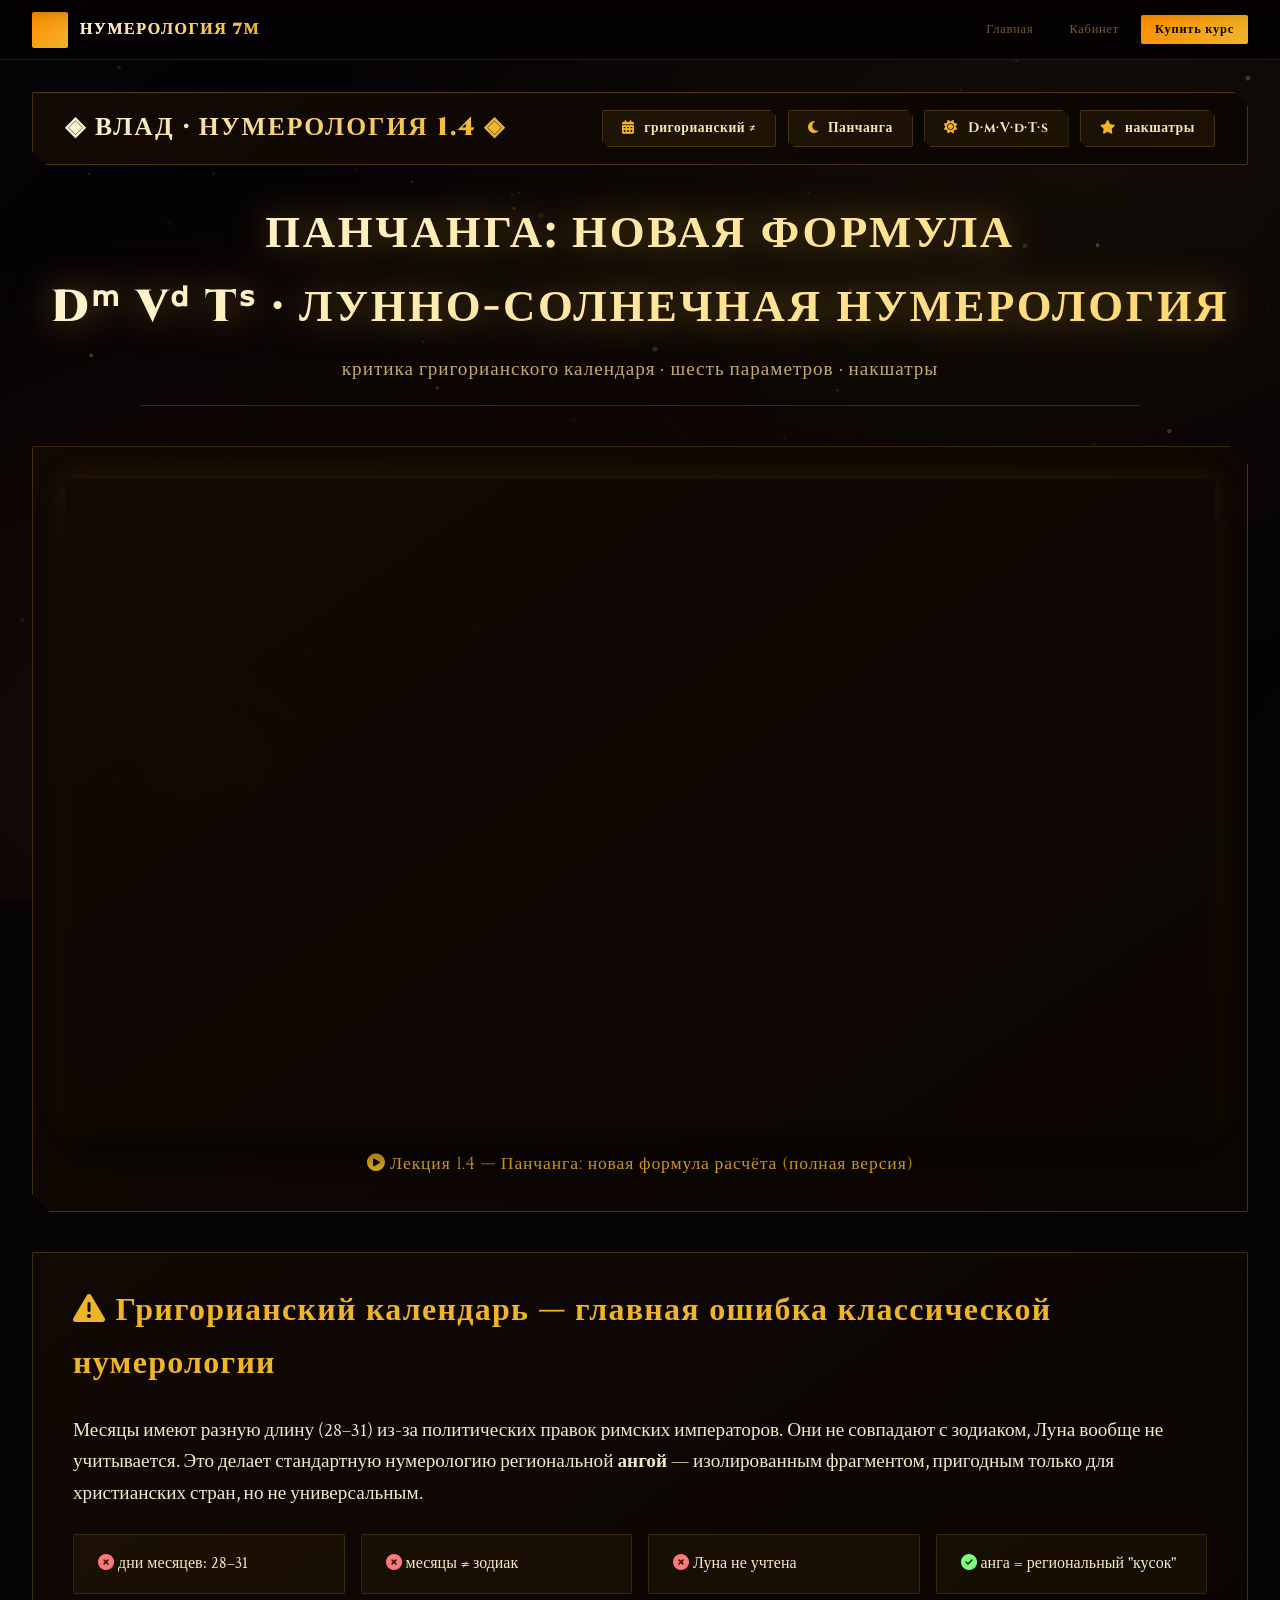
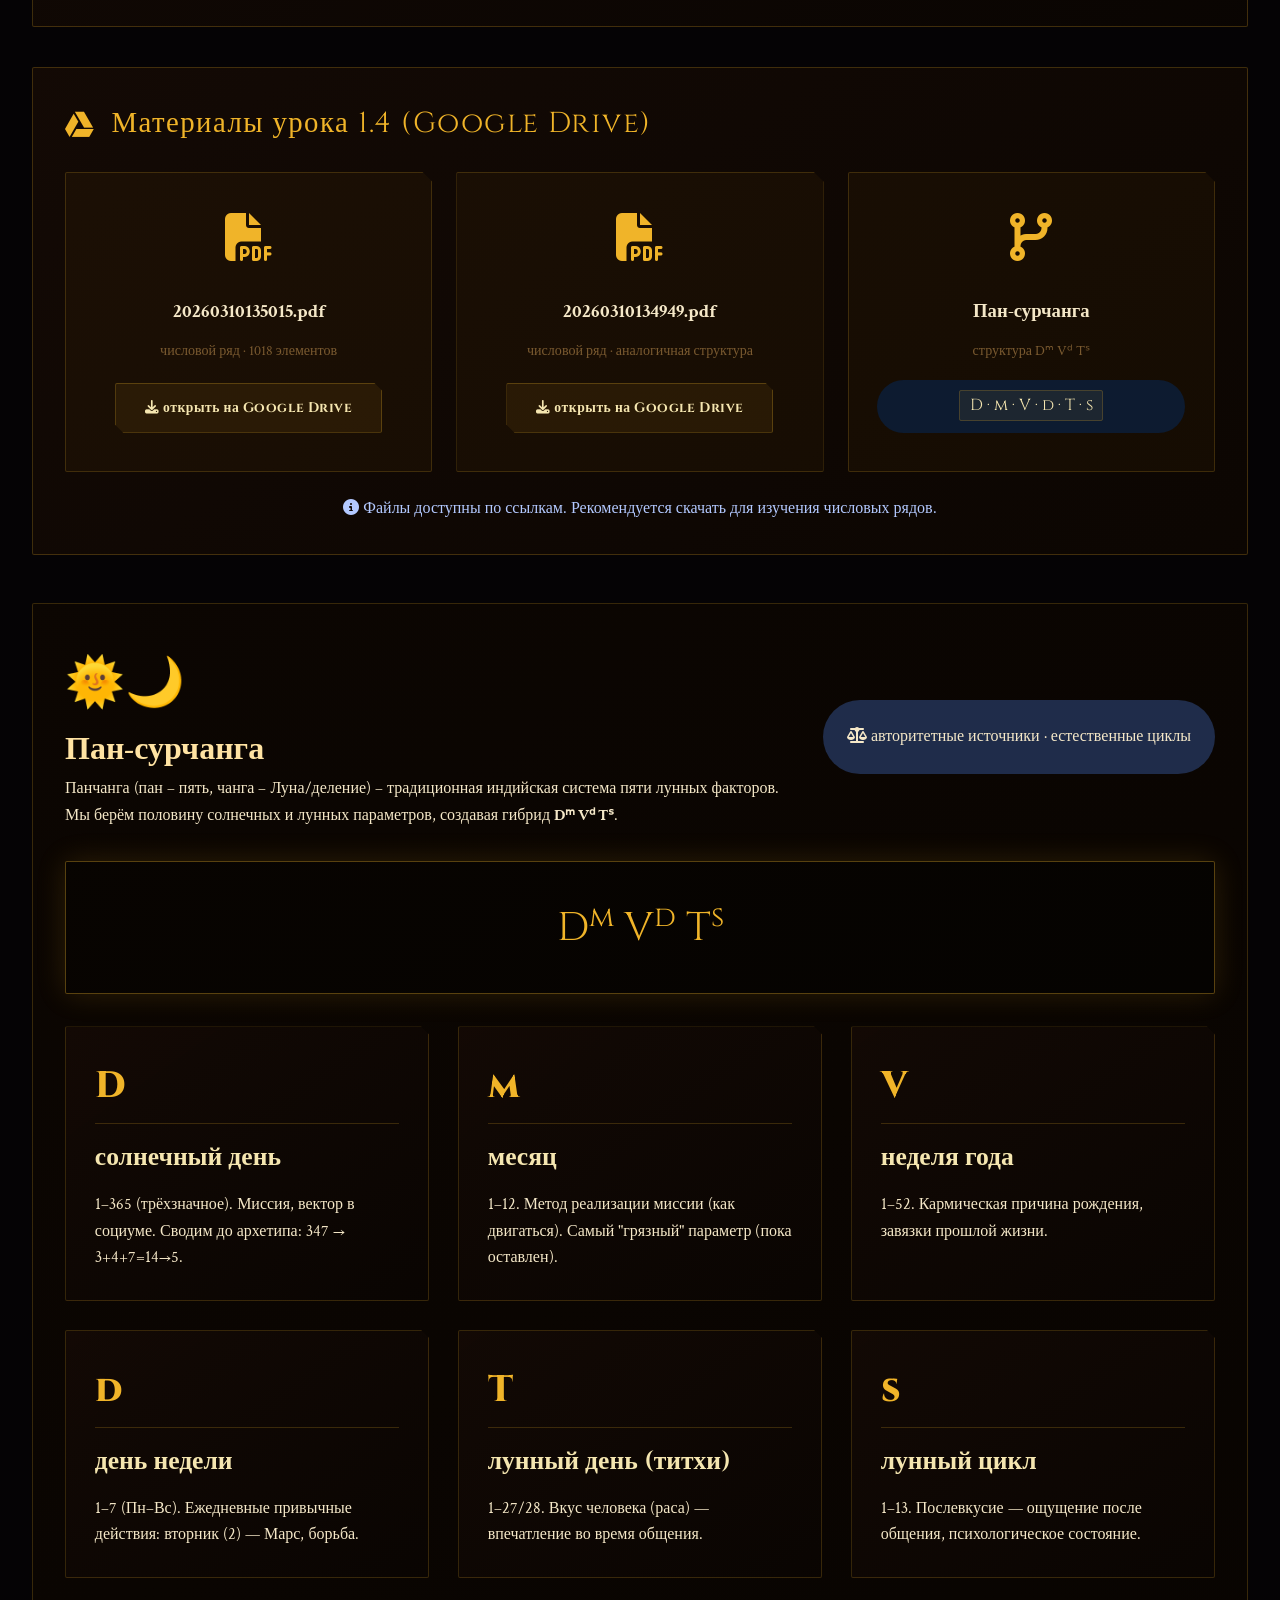
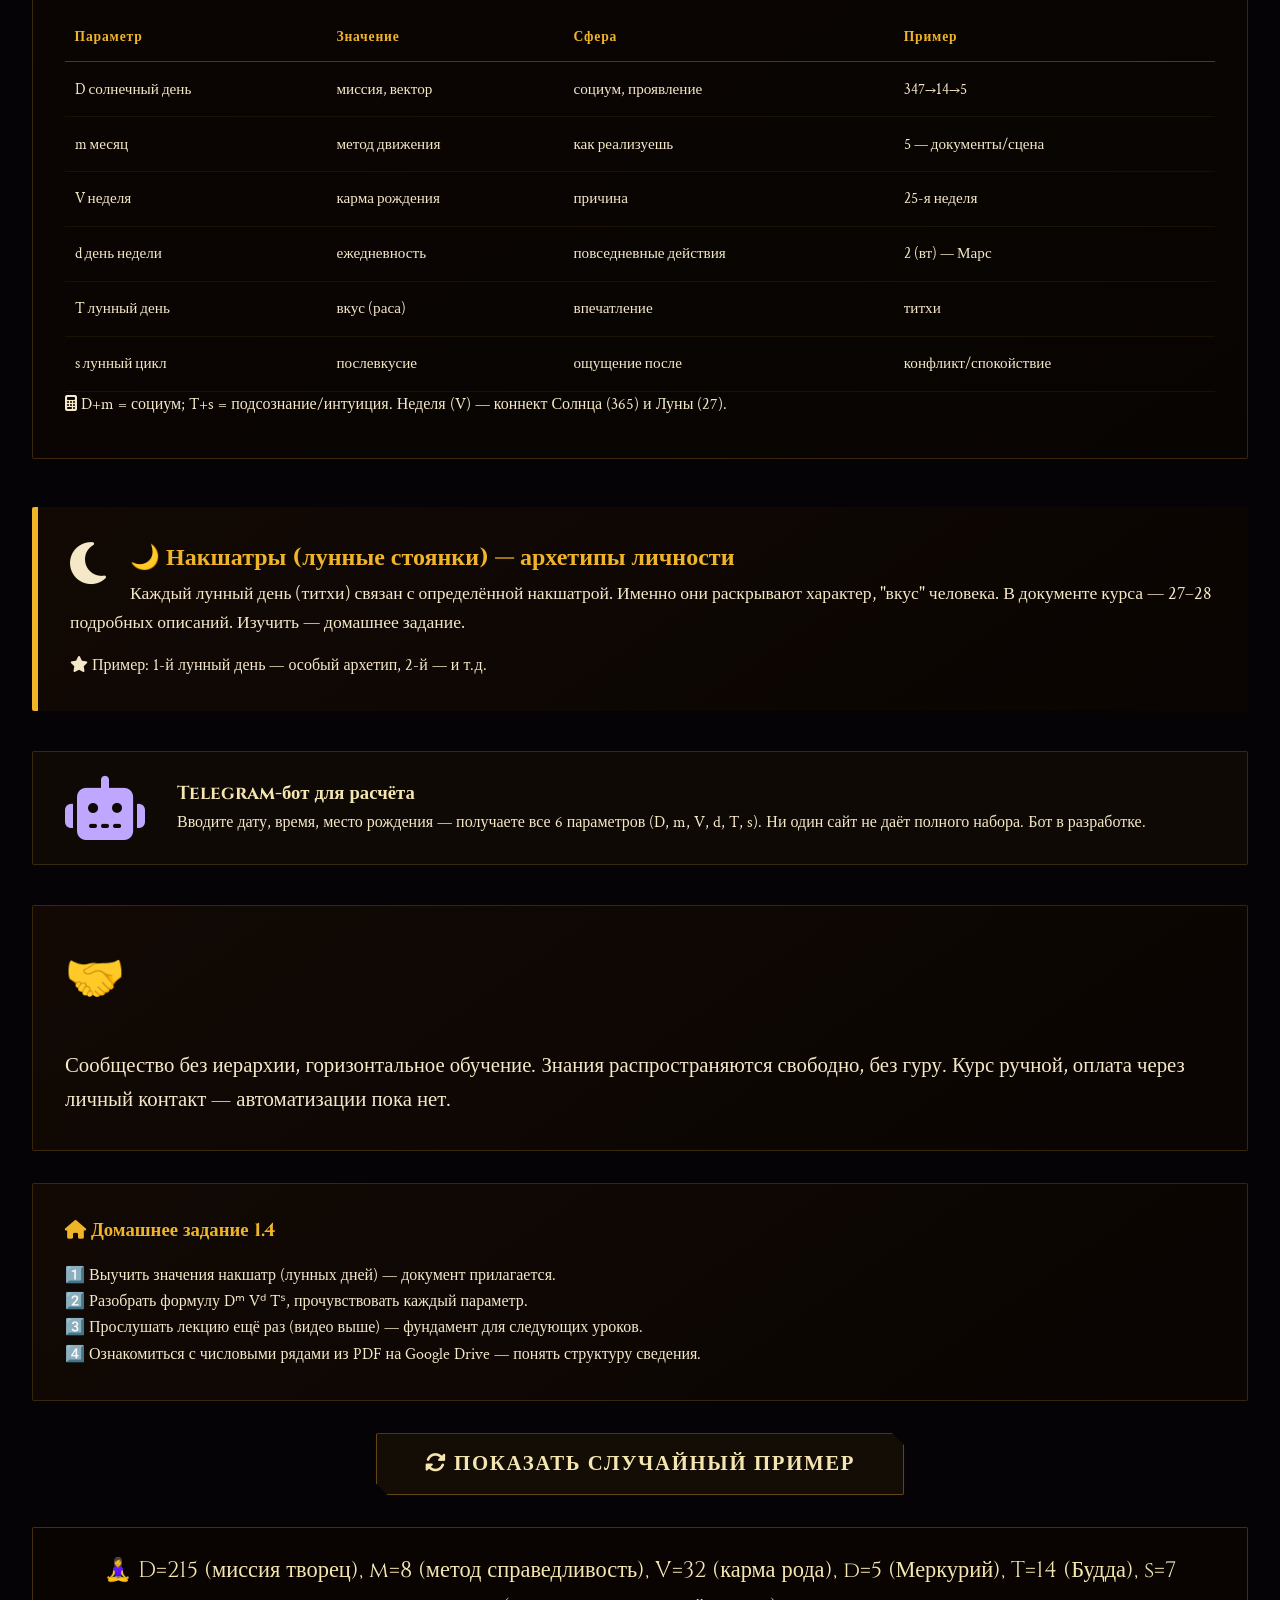
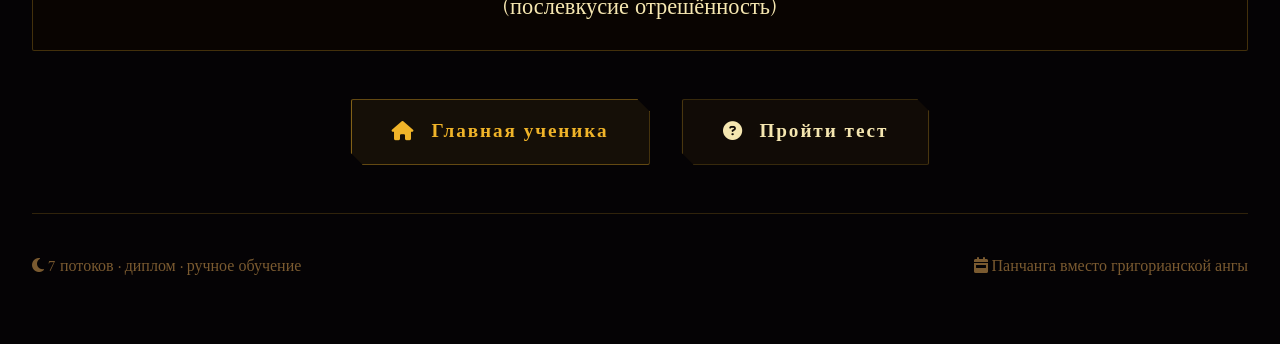
<file: lesson-1-4.html>
<!DOCTYPE html>
<html lang="ru">
<head>
  <meta charset="UTF-8">
  <meta name="viewport" content="width=device-width, initial-scale=1.0">
  <title>Нумерология 1.4 · Панчанга · видео и материалы</title>
  <!-- шрифты и иконки -->
  <style>
/* ═══════════════════════════════════════════════════
   НУМЕРОЛОГИЯ 7М · МИСТИЧЕСКАЯ ЗОЛОТАЯ ТЕМА
   Fonts: Cinzel (заголовки) + Crimson Text (текст)
═══════════════════════════════════════════════════ */
:root {
  --gold:       #f0b429;
  --gold-light: #ffd870;
  --gold-pale:  #f5e6b0;
  --gold-dark:  #a06808;
  --gold2:      #d4890a;
  --amber:      #ff8c00;
  --fire:       #ff4500;
  --black:      #050305;
  --black2:     #0a0608;
  --black3:     #110a08;
  --black4:     #1a0f0a;
  --black5:     #221408;
  --black6:     #2d1a08;
  --border:     #3d2410;
  --text:       #f5e8c8;
  --text-dim:   #c4a96a;
  --text-muted: #7a5a30;
  --green:      #6dba7a;
  --red:        #e05050;
  --blue:       #6090d0;
}

* { margin: 0; padding: 0; box-sizing: border-box; }

body {
  background: var(--black) !important;
  font-family: 'Crimson Text', Georgia, serif;
  color: var(--text) !important;
  line-height: 1.65;
  overflow-x: hidden;
}

/* ── FIRE PARTICLES ── */
#particle-canvas {
  position: fixed; top: 0; left: 0;
  width: 100%; height: 100%;
  z-index: 0; pointer-events: none; opacity: 0.5;
  background: transparent;
}

/* ── RADIAL FIRE GLOW ── */
body::before {
  content: '';
  position: fixed; inset: 0; z-index: 1; pointer-events: none;
  background:
    radial-gradient(ellipse at 15% 85%, rgba(240,100,20,.08) 0%, transparent 50%),
    radial-gradient(ellipse at 85% 15%, rgba(240,180,41,.06) 0%, transparent 50%);
}

.wrapper, .dashboard {
  position: relative; z-index: 5;
  max-width: 1440px; margin: 0 auto;
  padding: 2rem 2rem 4rem;
}

/* ════════════════════════════════════════
   KEYFRAMES
════════════════════════════════════════ */
@keyframes fireGlow {
  0%,100% { box-shadow: 0 0 8px rgba(240,140,30,.3), 0 0 20px rgba(240,100,10,.12); }
  50%      { box-shadow: 0 0 22px rgba(240,180,41,.55), 0 0 45px rgba(240,120,20,.22); }
}
@keyframes shimmerGold {
  0%   { background-position: -200% 0; }
  100% { background-position: 200% 0; }
}
@keyframes pulseStop {
  0%,100% { box-shadow: 0 0 12px rgba(240,180,41,.3); }
  50%      { box-shadow: 0 0 35px rgba(240,180,41,.75); }
}
@keyframes slide {
  0%   { transform: translateX(0);    opacity: .5; }
  50%  { transform: translateX(10px); opacity: 1;  }
  100% { transform: translateX(0);    opacity: .5; }
}
@keyframes float {
  0%,100% { transform: translateY(0);   }
  50%      { transform: translateY(-5px); }
}
@keyframes glowPulse {
  0%,100% { box-shadow: 0 0 5px rgba(240,180,41,.3); }
  50%      { box-shadow: 0 0 25px rgba(240,180,41,.75); }
}
@keyframes slideDown {
  from { opacity: 0; transform: translateY(-16px); }
  to   { opacity: 1; transform: translateY(0); }
}
@keyframes fadeIn {
  from { opacity: 0; transform: translateY(8px); }
  to   { opacity: 1; transform: translateY(0); }
}

/* ════════════════════════════════════════
   TOP BAR
════════════════════════════════════════ */
.top-bar {
  display: flex; justify-content: space-between;
  align-items: center; flex-wrap: wrap; gap: 1rem;
  background: linear-gradient(135deg, rgba(20,10,5,.97), rgba(10,5,2,.99)) !important;
  border: 1px solid rgba(240,180,41,.25) !important;
  border-radius: 2px; padding: 0.9rem 2rem;
  margin-bottom: 2rem;
  box-shadow: 0 0 30px rgba(200,100,10,.12), inset 0 1px 0 rgba(240,180,41,.05);
  clip-path: polygon(0 0, calc(100% - 14px) 0, 100% 14px, 100% 100%, 14px 100%, 0 calc(100% - 14px));
}

.logo {
  font-family: 'Cinzel', serif;
  font-weight: 900; font-size: 1.6rem;
  background: linear-gradient(135deg, #fff8e0, var(--gold), var(--amber));
  background-size: 200% auto;
  -webkit-background-clip: text; -webkit-text-fill-color: transparent;
  animation: shimmerGold 5s linear infinite;
  letter-spacing: .08em;
}

.badge-group { display: flex; gap: .7rem; flex-wrap: wrap; }
.badge {
  background: rgba(240,180,41,.07) !important;
  border-radius: 2px; padding: .4rem 1.2rem;
  font-size: .85rem; font-weight: 700;
  border: 1px solid rgba(240,180,41,.2) !important;
  color: var(--gold-pale) !important;
  font-family: 'Cinzel', serif; letter-spacing: .04em;
  clip-path: polygon(0 0, calc(100% - 6px) 0, 100% 6px, 100% 100%, 6px 100%, 0 calc(100% - 6px));
}
.badge i { margin-right: 6px; color: var(--gold) !important; }

/* ════════════════════════════════════════
   HEADINGS
════════════════════════════════════════ */
h1 {
  font-family: 'Cinzel', serif;
  font-size: 2.8rem; font-weight: 900;
  text-transform: uppercase;
  background: linear-gradient(145deg, #fff8dc, var(--gold-light), var(--gold));
  background-size: 200% auto;
  -webkit-background-clip: text; -webkit-text-fill-color: transparent;
  animation: shimmerGold 6s linear infinite;
  text-align: center; margin-bottom: .6rem;
  filter: drop-shadow(0 0 18px rgba(240,180,41,.5));
  letter-spacing: .06em;
}

.subhead {
  text-align: center; font-size: 1.2rem;
  color: var(--text-dim) !important;
  max-width: 1000px; margin: 0 auto 2rem auto;
  border-bottom: 1px solid rgba(240,180,41,.2) !important;
  padding-bottom: 1.2rem; letter-spacing: .05em;
}

/* ════════════════════════════════════════
   SECTION TITLE
════════════════════════════════════════ */
.section-title {
  font-size: 2rem; font-weight: 700;
  display: flex; align-items: center; gap: 1rem;
  margin-bottom: 2rem;
  border-left: 5px solid var(--gold) !important;
  padding-left: 1.5rem;
  color: var(--gold-pale) !important;
  font-family: 'Cinzel', serif; letter-spacing: .05em;
  text-shadow: 0 0 12px rgba(240,180,41,.3);
}

/* ════════════════════════════════════════
   VIDEO SECTION
════════════════════════════════════════ */
.video-section {
  background: linear-gradient(145deg, rgba(20,10,5,.95), rgba(12,6,2,.98)) !important;
  border-radius: 2px; padding: 2rem; margin: 2.5rem 0;
  border: 1px solid rgba(240,180,41,.25) !important;
  text-align: center;
  box-shadow: 0 0 40px rgba(200,100,10,.1);
  clip-path: polygon(0 0, calc(100% - 18px) 0, 100% 18px, 100% 100%, 18px 100%, 0 calc(100% - 18px));
}
.video-wrapper {
  position: relative; padding-bottom: 56.25%; height: 0;
  overflow: hidden; border-radius: 2px;
  box-shadow: 0 20px 50px rgba(0,0,0,.8), 0 0 30px rgba(240,180,41,.15);
}
.video-wrapper iframe { position: absolute; top: 0; left: 0; width: 100%; height: 100%; border: none; }
.video-caption {
  margin-top: 1.5rem; font-size: 1.1rem;
  color: var(--gold) !important; font-family: 'Cinzel', serif; letter-spacing: .05em;
}

/* ════════════════════════════════════════
   STATS GRID
════════════════════════════════════════ */
.stats-grid {
  display: flex; flex-wrap: wrap; justify-content: center; gap: 2.5rem;
  background: linear-gradient(135deg, rgba(15,8,3,.97), rgba(8,4,1,.99)) !important;
  border-radius: 2px; padding: 1.8rem 3rem; margin: 2rem 0 3rem 0;
  border: 1px solid rgba(240,180,41,.2) !important;
  box-shadow: inset 0 0 40px rgba(240,180,41,.04);
  clip-path: polygon(0 0, calc(100% - 14px) 0, 100% 14px, 100% 100%, 14px 100%, 0 calc(100% - 14px));
}
.stat-item { text-align: center; min-width: 140px; }
.stat-number {
  font-size: 3.8rem; font-weight: 800;
  font-family: 'Cinzel', serif;
  background: linear-gradient(180deg, var(--gold-light), var(--gold));
  -webkit-background-clip: text; -webkit-text-fill-color: transparent;
  line-height: 1; filter: drop-shadow(0 0 14px rgba(240,180,41,.65));
}
.stat-label {
  font-size: .9rem; letter-spacing: .12em;
  text-transform: uppercase; color: var(--text-muted) !important;
  font-family: 'Cinzel', serif;
}

/* ════════════════════════════════════════
   DRIVE MATERIALS
════════════════════════════════════════ */
.drive-materials {
  background: linear-gradient(145deg, rgba(20,10,5,.95), rgba(12,6,2,.98)) !important;
  border-radius: 2px; padding: 2rem; margin: 2.5rem 0;
  border: 1px solid rgba(240,180,41,.22) !important;
}
.drive-title {
  font-size: 1.8rem; color: var(--gold) !important; margin-bottom: 1.5rem;
  display: flex; align-items: center; gap: 1rem;
  font-family: 'Cinzel', serif; letter-spacing: .05em;
}
.drive-grid { display: grid; grid-template-columns: repeat(auto-fit, minmax(250px, 1fr)); gap: 1.5rem; }
.drive-card {
  background: rgba(240,180,41,.04) !important;
  border-radius: 2px; padding: 1.8rem; text-align: center;
  border: 1px solid rgba(240,180,41,.18) !important;
  transition: all .3s;
  clip-path: polygon(0 0, calc(100% - 10px) 0, 100% 10px, 100% 100%, 0 100%);
}
.drive-card:hover {
  transform: translateY(-5px);
  box-shadow: 0 20px 35px -10px rgba(240,180,41,.2);
  border-color: rgba(240,180,41,.45) !important;
}
.drive-icon { font-size: 3rem; color: var(--gold) !important; margin-bottom: 1rem; }
.drive-link {
  display: inline-block; margin-top: 1.2rem; padding: .8rem 1.8rem;
  background: rgba(240,180,41,.08) !important; border-radius: 2px;
  color: var(--gold-pale) !important; text-decoration: none; font-weight: 700;
  transition: .25s; border: 1px solid rgba(240,180,41,.25) !important;
  font-family: 'Cinzel', serif; font-size: .85rem; letter-spacing: .04em;
  clip-path: polygon(0 0, calc(100% - 8px) 0, 100% 8px, 100% 100%, 8px 100%, 0 calc(100% - 8px));
}
.drive-link:hover {
  background: linear-gradient(135deg, var(--amber), var(--gold)) !important;
  color: #0a0500 !important;
  box-shadow: 0 4px 16px rgba(240,140,30,.35);
}
.drive-note { margin-top: .8rem; font-size: .88rem; color: var(--text-muted) !important; }

/* ════════════════════════════════════════
   CULTURE CARDS
════════════════════════════════════════ */
.card-grid { display: grid; grid-template-columns: repeat(auto-fit, minmax(300px, 1fr)); gap: 1.6rem; }
.culture-card {
  background: linear-gradient(145deg, rgba(20,10,5,.9), rgba(12,6,2,.95)) !important;
  border-radius: 2px; padding: 2rem 1.6rem;
  border: 1px solid rgba(240,180,41,.15) !important;
  transition: all .28s;
  clip-path: polygon(0 0, calc(100% - 10px) 0, 100% 10px, 100% 100%, 0 100%);
}
.culture-card:hover {
  transform: translateY(-6px);
  border-color: rgba(240,180,41,.45) !important;
  box-shadow: 0 20px 40px -10px rgba(240,180,41,.18);
}
.culture-name {
  font-size: 1.6rem; font-weight: 700; color: var(--gold) !important;
  display: flex; align-items: center; gap: 10px;
  border-bottom: 1px solid rgba(240,180,41,.2) !important;
  padding-bottom: .6rem; margin-bottom: 1rem;
  font-family: 'Cinzel', serif; letter-spacing: .04em;
}
.culture-period {
  font-size: .88rem;
  background: rgba(240,180,41,.07) !important;
  display: inline-block; padding: .3rem 1.2rem;
  border-radius: 2px; margin-bottom: 1.2rem;
  font-weight: 700; color: var(--text-dim) !important;
  border: 1px solid rgba(240,180,41,.15) !important;
  font-family: 'Cinzel', serif; letter-spacing: .04em;
}
.culture-desc { list-style: none; }
.culture-desc li {
  margin-bottom: .7rem; display: flex; gap: .8rem; align-items: baseline;
  color: var(--text) !important;
}
.culture-desc li i { color: var(--gold) !important; width: 20px; font-size: .85rem; }

/* ════════════════════════════════════════
   TABLES
════════════════════════════════════════ */
.systems-comparison, .planets-section, .pancanga-section {
  background: linear-gradient(145deg, rgba(12,6,2,.98), rgba(8,4,1,.99)) !important;
  border-radius: 2px; padding: 2.5rem 2rem; margin: 3rem 0;
  border: 1px solid rgba(240,180,41,.2) !important;
}
.systems-title { color: var(--gold-pale) !important; font-family: 'Cinzel', serif; letter-spacing: .05em; font-size: 1.5rem; margin-bottom: 1.5rem; }
table { width: 100%; border-collapse: collapse; font-size: .95rem; }
th {
  text-align: left; padding: 1rem .6rem .8rem;
  color: var(--gold) !important; font-weight: 700;
  border-bottom: 1px solid rgba(240,180,41,.3) !important;
  font-family: 'Cinzel', serif; letter-spacing: .06em; font-size: .85rem;
}
td {
  padding: .9rem .6rem; border-bottom: 1px solid rgba(240,180,41,.07) !important;
  vertical-align: top; color: var(--text) !important;
}
tr:hover td { background: rgba(240,180,41,.03); }
.highlight { color: var(--gold-pale) !important; font-weight: 700; font-family: 'Cinzel', serif; }

/* ════════════════════════════════════════
   MIGRATION ROAD
════════════════════════════════════════ */
.migration-road {
  background: linear-gradient(145deg, rgba(10,5,2,.99), rgba(6,3,1,.99)) !important;
  border-radius: 2px; padding: 2.5rem 2rem; margin: 4rem 0;
  border: 1px solid rgba(240,180,41,.25) !important;
}
.road-container {
  display: flex; flex-wrap: wrap; align-items: center;
  justify-content: center; gap: .5rem 1rem;
}
.stop {
  background: rgba(240,180,41,.08) !important;
  border-radius: 2px; padding: 1rem 1.8rem;
  font-weight: 700; font-size: 1.15rem; color: var(--gold) !important;
  border: 1px solid rgba(240,180,41,.3) !important;
  min-width: 140px; text-align: center;
  animation: pulseStop 3s infinite;
  font-family: 'Cinzel', serif; letter-spacing: .04em;
  clip-path: polygon(0 0, calc(100% - 8px) 0, 100% 8px, 100% 100%, 8px 100%, 0 calc(100% - 8px));
}
.arrow { font-size: 2rem; color: var(--gold) !important; animation: slide 2s infinite; }

/* ════════════════════════════════════════
   MENTOR BLOCK
════════════════════════════════════════ */
.mentor-block {
  display: flex; flex-wrap: wrap; gap: 2rem;
  background: linear-gradient(145deg, rgba(20,10,5,.9), rgba(10,5,2,.95)) !important;
  border-radius: 2px; padding: 2.5rem; margin: 3rem 0;
  border: 1px solid rgba(240,180,41,.2) !important;
}
.mentor-text h3 {
  font-size: 1.8rem; color: var(--gold) !important; margin-bottom: 1rem;
  font-family: 'Cinzel', serif; letter-spacing: .04em;
}
.mentor-features { display: grid; grid-template-columns: 1fr 1fr; gap: 1.2rem; margin-top: 1.8rem; }
.feature {
  background: rgba(240,180,41,.05) !important; border-radius: 2px;
  padding: 1rem 1.5rem; display: flex; align-items: center; gap: 1rem;
  border: 1px solid rgba(240,180,41,.15) !important;
  clip-path: polygon(0 0, calc(100% - 7px) 0, 100% 7px, 100% 100%, 0 100%);
}
.feature i { font-size: 1.8rem; color: var(--gold) !important; }

/* ════════════════════════════════════════
   CERTIFICATE
════════════════════════════════════════ */
.cert-number {
  font-family: 'Cinzel', serif; font-size: 1.6rem;
  background: rgba(240,180,41,.08) !important;
  padding: .5rem 1.8rem; border-radius: 2px;
  border: 1px solid rgba(240,180,41,.3) !important;
  color: var(--gold) !important; letter-spacing: .1em;
}

/* ════════════════════════════════════════
   PODCAST / INSIGHT QUOTES
════════════════════════════════════════ */
.podcast-quote, .insight-quote, .gematria-note {
  background: linear-gradient(135deg, rgba(20,10,5,.9), rgba(12,6,2,.95)) !important;
  border-radius: 0 2px 2px 0; padding: 2rem; margin: 2rem 0;
  border-left: 6px solid var(--gold) !important;
  font-style: italic; font-size: 1.15rem; color: var(--text) !important;
  box-shadow: 0 8px 24px rgba(0,0,0,.4);
}
.quote-author {
  margin-top: 1rem; color: var(--text-dim) !important;
  font-style: normal; font-weight: 700; font-family: 'Cinzel', serif; letter-spacing: .04em;
}

/* ════════════════════════════════════════
   ACTION BUTTONS
════════════════════════════════════════ */
.action-buttons, .nav-buttons {
  display: flex; flex-wrap: wrap; justify-content: center; gap: 2rem; margin: 3rem 0;
}
.action-btn, .primary-btn, .test-btn {
  font-size: 1.2rem; font-weight: 700; padding: 1rem 2.5rem;
  border-radius: 2px; cursor: pointer; transition: all .3s;
  text-decoration: none; display: inline-flex; align-items: center; gap: 1rem;
  font-family: 'Cinzel', serif; letter-spacing: .1em;
  clip-path: polygon(0 0, calc(100% - 12px) 0, 100% 12px, 100% 100%, 12px 100%, 0 calc(100% - 12px));
}
.btn-home, .primary-btn {
  border: 1px solid rgba(240,180,41,.5) !important;
  color: var(--gold) !important; background: rgba(240,180,41,.07) !important;
  box-shadow: 0 0 20px rgba(240,180,41,.2);
}
.btn-home:hover, .primary-btn:hover {
  background: linear-gradient(135deg, var(--amber), var(--gold)) !important;
  color: #0a0500 !important; box-shadow: 0 0 40px rgba(240,180,41,.5);
}
.btn-test, .test-btn {
  border: 1px solid rgba(240,180,41,.25) !important;
  color: var(--gold-pale) !important;
  background: rgba(240,180,41,.05) !important;
  box-shadow: 0 0 15px rgba(240,180,41,.12);
}
.btn-test:hover, .test-btn:hover {
  background: rgba(240,180,41,.14) !important;
  border-color: rgba(240,180,41,.5) !important;
  box-shadow: 0 0 30px rgba(240,180,41,.3);
}

/* ════════════════════════════════════════
   DUALITY ROW
════════════════════════════════════════ */
.duality-row { display: flex; gap: 2rem; flex-wrap: wrap; margin: 4rem 0; }
.duality-card {
  flex: 1 1 250px;
  background: linear-gradient(145deg, rgba(20,10,5,.9), rgba(12,6,2,.95)) !important;
  border-radius: 2px; padding: 2rem;
  border: 1px solid rgba(240,180,41,.18) !important;
  clip-path: polygon(0 0, calc(100% - 12px) 0, 100% 12px, 100% 100%, 0 100%);
}
.duality-card.gold { border-color: rgba(240,180,41,.45) !important; box-shadow: 0 0 20px rgba(240,180,41,.08); }
.duality-card.gray { border-color: rgba(60,30,10,.6) !important; }

/* ════════════════════════════════════════
   FOOTER
════════════════════════════════════════ */
footer, .footer-note {
  border-top: 1px solid rgba(240,180,41,.18) !important;
  padding-top: 2.5rem; margin-top: 3rem;
  display: flex; justify-content: space-between; flex-wrap: wrap; gap: 2rem;
  color: var(--text-muted) !important;
}

/* ════════════════════════════════════════
   GUNAS
════════════════════════════════════════ */
.gunas-showcase {
  display: flex; flex-wrap: wrap; justify-content: center; gap: 2rem;
  background: linear-gradient(145deg, rgba(12,6,2,.98), rgba(8,4,1,.99)) !important;
  border-radius: 2px; padding: 2rem 2.5rem; margin: 2.5rem 0;
  border: 1px solid rgba(240,180,41,.2) !important;
  box-shadow: 0 0 40px rgba(240,180,41,.07);
}
.guna-item {
  flex: 1 1 200px; text-align: center; padding: 1rem; border-radius: 2px;
  background: rgba(0,0,0,.4) !important;
}
.guna-sattva { border-bottom: 4px solid var(--gold-light) !important; }
.guna-rajas  { border-bottom: 4px solid #cc4444 !important; }
.guna-tamas  { border-bottom: 4px solid rgba(60,30,10,.8) !important; }
.guna-symbol { font-size: 3rem; margin-bottom: .5rem; }
.guna-title  { font-size: 1.7rem; font-weight: 700; color: var(--gold-pale) !important; font-family: 'Cinzel', serif; }
.guna-desc   { font-size: .95rem; color: var(--text-dim) !important; }

/* ════════════════════════════════════════
   MYTH GRID
════════════════════════════════════════ */
.myth-grid { display: grid; grid-template-columns: repeat(auto-fit, minmax(260px, 1fr)); gap: 2rem; margin: 3rem 0; }
.myth-card {
  background: linear-gradient(145deg, rgba(15,8,3,.95), rgba(8,4,1,.98)) !important;
  border-radius: 2px; padding: 1.8rem 1.5rem;
  border: 1px solid rgba(240,180,41,.15) !important; transition: .25s;
  clip-path: polygon(0 0, calc(100% - 10px) 0, 100% 10px, 100% 100%, 0 100%);
}
.myth-card:hover { transform: scale(1.02); box-shadow: 0 20px 35px -12px rgba(240,180,41,.22); border-color: rgba(240,180,41,.45) !important; }
.myth-card .planet-num { font-size: 2.5rem; font-weight: 800; font-family: 'Cinzel', serif; color: var(--gold) !important; }
.myth-card p { margin-top: 1rem; color: var(--text) !important; }

/* ════════════════════════════════════════
   LEVEL CARDS
════════════════════════════════════════ */
.levels-container { display: flex; flex-wrap: wrap; gap: 1.5rem; justify-content: center; margin: 3rem 0; }
.level-card {
  background: linear-gradient(145deg, rgba(20,10,5,.9), rgba(10,5,2,.95)) !important;
  border-radius: 2px; padding: 2rem; flex: 1 1 250px; text-align: center;
  border: 1px solid rgba(240,180,41,.18) !important;
  clip-path: polygon(0 0, calc(100% - 10px) 0, 100% 10px, 100% 100%, 10px 100%, 0 calc(100% - 10px));
}
.level2 { border-color: rgba(240,180,41,.45) !important; box-shadow: 0 0 18px rgba(240,180,41,.08); }
.stars { font-size: 1.8rem; letter-spacing: 8px; margin-bottom: .8rem; color: var(--gold) !important; }
.level-title { font-size: 1.6rem; font-weight: 800; color: var(--gold-pale) !important; font-family: 'Cinzel', serif; letter-spacing: .04em; }

/* ════════════════════════════════════════
   MEDIA / VIDEO LINK
════════════════════════════════════════ */
.media-block {
  display: flex; flex-wrap: wrap; gap: 2rem;
  background: linear-gradient(145deg, rgba(20,10,5,.9), rgba(10,5,2,.95)) !important;
  border-radius: 2px; padding: 2rem; margin: 3rem 0;
  align-items: center; border: 1px solid rgba(240,180,41,.2) !important;
}
.video-link-card {
  flex: 2; min-width: 280px;
  background: rgba(240,180,41,.05) !important;
  border-radius: 2px; padding: 1.5rem;
  display: flex; align-items: center; gap: 1.5rem;
  border: 1px solid rgba(240,180,41,.3) !important;
}
.play-icon { font-size: 3rem; color: var(--gold) !important; }
.video-link-card a { color: var(--gold-pale) !important; text-decoration: none; font-size: 1.4rem; font-weight: 700; font-family: 'Cinzel', serif; }
.video-link-card a:hover { color: var(--gold-light) !important; text-decoration: underline; }
.silk-icon-box {
  flex: 1; min-width: 200px;
  background: rgba(240,180,41,.04) !important;
  border-radius: 2px; padding: 1.2rem 1.8rem;
  display: flex; align-items: center; gap: 1rem;
  border: 1px solid rgba(240,180,41,.18) !important; justify-content: center;
}
.silk-icon-box i { font-size: 2.5rem; color: var(--gold) !important; }
.silk-icon-box span, .silk-icon-box a { color: var(--gold-pale) !important; font-weight: 600; }

/* ════════════════════════════════════════
   MYSTIC BUTTON
════════════════════════════════════════ */
.mystic-btn {
  background: rgba(240,180,41,.06) !important;
  border: 1px solid rgba(240,180,41,.35) !important;
  color: var(--gold-pale) !important; font-size: 1.3rem; font-weight: 700;
  padding: 1rem 3rem; border-radius: 2px; margin: 2rem auto; display: block;
  cursor: pointer; transition: .3s; box-shadow: 0 0 18px rgba(240,180,41,.2);
  font-family: 'Cinzel', serif; letter-spacing: .08em;
  clip-path: polygon(0 0, calc(100% - 12px) 0, 100% 12px, 100% 100%, 12px 100%, 0 calc(100% - 12px));
}
.mystic-btn:hover {
  background: linear-gradient(135deg, var(--amber), var(--gold)) !important;
  color: #0a0500 !important; letter-spacing: .12em;
  box-shadow: 0 0 35px rgba(240,180,41,.5);
}

/* ════════════════════════════════════════
   ARCHETYPE
════════════════════════════════════════ */
.archetype-duo { display: flex; flex-wrap: wrap; gap: 2rem; margin: 3rem 0; }
.arch-card {
  flex: 1 1 300px;
  background: linear-gradient(145deg, rgba(20,10,5,.9), rgba(10,5,2,.95)) !important;
  border-radius: 2px; padding: 2rem; border: 1px solid rgba(240,180,41,.22) !important;
}
.arch-num { font-size: 3.8rem; font-weight: 800; font-family: 'Cinzel', serif; color: var(--gold) !important; }
.arch-title { font-size: 1.8rem; font-weight: 700; color: var(--gold-pale) !important; margin: .5rem 0; font-family: 'Cinzel', serif; }

/* ════════════════════════════════════════
   AVATARS
════════════════════════════════════════ */
.avatars-section {
  background: linear-gradient(145deg, rgba(10,5,2,.99), rgba(6,3,1,.99)) !important;
  border-radius: 2px; padding: 2.5rem 2rem; margin: 3rem 0;
  border: 1px solid rgba(240,180,41,.18) !important;
}
.avatar-grid { display: grid; grid-template-columns: repeat(auto-fit, minmax(270px, 1fr)); gap: 1.5rem; }
.avatar-item {
  background: linear-gradient(145deg, rgba(20,10,5,.9), rgba(12,6,2,.95)) !important;
  border-radius: 2px; padding: 1.8rem 1.5rem;
  border: 1px solid rgba(240,180,41,.15) !important; transition: .25s;
  clip-path: polygon(0 0, calc(100% - 8px) 0, 100% 8px, 100% 100%, 0 100%);
}
.avatar-item:hover { transform: translateY(-5px); border-color: rgba(240,180,41,.45) !important; box-shadow: 0 18px 30px -10px rgba(240,180,41,.2); }
.avatar-number { font-family: 'Cinzel', serif; font-size: 2.2rem; font-weight: 800; color: var(--gold) !important; border-bottom: 1px solid rgba(240,180,41,.2) !important; padding-bottom: .3rem; margin-bottom: .8rem; }
.avatar-name { font-size: 1.6rem; font-weight: 700; color: var(--gold-pale) !important; font-family: 'Cinzel', serif; }
.avatar-desc { margin-top: .8rem; color: var(--text) !important; font-size: .95rem; }

/* ════════════════════════════════════════
   SOURCES
════════════════════════════════════════ */
.sources-block {
  background: linear-gradient(145deg, rgba(12,6,2,.98), rgba(8,4,1,.99)) !important;
  border-radius: 2px; padding: 2rem; display: flex; flex-wrap: wrap;
  gap: 2rem; justify-content: center; margin: 3rem 0;
  border: 1px solid rgba(240,180,41,.15) !important;
}
.source {
  background: rgba(240,180,41,.04) !important; padding: 1.5rem; border-radius: 2px;
  flex: 1 1 250px; border: 1px solid rgba(240,180,41,.12) !important;
}
.source h3 { color: var(--gold-pale) !important; margin: .8rem 0 .5rem; font-family: 'Cinzel', serif; }
.source p { color: var(--text-dim) !important; }

/* ════════════════════════════════════════
   ZERO KALKI
════════════════════════════════════════ */
.zero-kalki {
  background: linear-gradient(145deg, rgba(20,10,5,.9), rgba(8,4,1,.98)) !important;
  border-radius: 2px; padding: 2rem 3rem; text-align: center;
  border: 1px dashed rgba(240,180,41,.3) !important; margin: 3rem 0;
  font-size: 1.3rem; color: var(--text) !important;
}

/* ════════════════════════════════════════
   PHILOSOPHY
════════════════════════════════════════ */
.philosophy-block {
  background: linear-gradient(145deg, rgba(20,10,5,.9), rgba(10,5,2,.95)) !important;
  border-radius: 2px; padding: 2rem 2.5rem; margin: 2.5rem 0;
  border: 1px solid rgba(240,180,41,.22) !important;
  display: flex; flex-wrap: wrap; gap: 2rem; align-items: center;
}
.phil-question {
  font-size: 2rem; font-weight: 800; color: var(--gold) !important;
  flex: 1; font-family: 'Cinzel', serif; letter-spacing: .04em;
}
.phil-answer {
  flex: 2; font-size: 1.05rem;
  background: rgba(240,180,41,.04) !important;
  padding: 1.5rem; border-radius: 2px; color: var(--text) !important;
  border: 1px solid rgba(240,180,41,.12) !important;
}

/* ════════════════════════════════════════
   PANCANGA / FORMULA
════════════════════════════════════════ */
.formula {
  background: linear-gradient(145deg, rgba(8,4,1,.99), rgba(5,3,1,.99)) !important;
  border-radius: 2px; padding: 2rem;
  font-size: 2.5rem; font-family: 'Cinzel', monospace; text-align: center;
  color: var(--gold) !important; border: 1px solid rgba(240,180,41,.35) !important;
  margin: 2rem 0; box-shadow: 0 0 30px rgba(240,180,41,.15);
  animation: fireGlow 4s infinite;
}
.param-grid { display: grid; grid-template-columns: repeat(auto-fit, minmax(270px, 1fr)); gap: 1.8rem; margin: 2rem 0; }
.param-card {
  background: linear-gradient(145deg, rgba(20,10,5,.9), rgba(10,5,2,.95)) !important;
  border-radius: 2px; padding: 1.8rem; border: 1px solid rgba(240,180,41,.18) !important;
  clip-path: polygon(0 0, calc(100% - 8px) 0, 100% 8px, 100% 100%, 0 100%);
}
.param-symbol { font-size: 2.3rem; font-weight: 800; font-family: 'Cinzel', sans-serif; color: var(--gold) !important; border-bottom: 1px solid rgba(240,180,41,.2) !important; padding-bottom: .4rem; margin-bottom: .8rem; }
.param-name { font-size: 1.6rem; font-weight: 600; color: var(--gold-pale) !important; font-family: 'Cinzel', serif; }
.param-desc { margin-top: .8rem; color: var(--text) !important; }

.critique-block {
  background: linear-gradient(145deg, rgba(20,10,5,.9), rgba(10,5,2,.95)) !important;
  border-radius: 2px; padding: 2rem 2.5rem; margin: 2.5rem 0;
  border: 1px solid rgba(240,180,41,.22) !important;
}
.critique-title {
  font-size: 2rem; font-weight: 800; color: var(--gold) !important;
  margin-bottom: 1.5rem; font-family: 'Cinzel', serif; letter-spacing: .04em;
}
.angas-list { display: flex; flex-wrap: wrap; gap: 1rem; margin-top: 1.5rem; }
.anga-item {
  background: rgba(240,180,41,.05) !important; padding: 1rem 1.5rem;
  border-radius: 2px; flex: 1 1 200px; border: 1px solid rgba(240,180,41,.15) !important;
  color: var(--text) !important;
}
.naksha-block {
  background: linear-gradient(145deg, rgba(20,10,5,.9), rgba(10,5,2,.95)) !important;
  border-radius: 2px; padding: 2rem; margin: 2rem 0;
  border-left: 6px solid var(--gold) !important;
}
.naksha-block h2 { color: var(--gold) !important; font-family: 'Cinzel', serif; }
.bot-note {
  background: rgba(240,180,41,.04) !important; border-radius: 2px;
  padding: 1.5rem 2rem; display: flex; align-items: center;
  gap: 2rem; flex-wrap: wrap; margin: 2.5rem 0;
  border: 1px solid rgba(240,180,41,.18) !important;
}
.bot-note h3 { color: var(--gold-pale) !important; font-family: 'Cinzel', serif; }
.community-block {
  background: linear-gradient(145deg, rgba(20,10,5,.9), rgba(10,5,2,.95)) !important;
  border-radius: 2px; padding: 2rem; margin: 2rem 0;
  display: flex; gap: 2rem; flex-wrap: wrap;
  border: 1px solid rgba(240,180,41,.18) !important;
  color: var(--text) !important;
}
.homework-block {
  background: linear-gradient(145deg, rgba(20,10,5,.9), rgba(10,5,2,.95)) !important;
  border-radius: 2px; padding: 2rem; margin: 2rem 0;
  border: 1px solid rgba(240,180,41,.18) !important;
}
.homework-block h3 { color: var(--gold) !important; margin-bottom: 1rem; font-family: 'Cinzel', serif; }
.homework-block p { color: var(--text) !important; }
.demo-example {
  background: rgba(10,5,2,.98) !important; border-radius: 2px;
  padding: 1.5rem 2rem; margin: 1.5rem 0; text-align: center;
  font-size: 1.4rem; border: 1px solid rgba(240,180,41,.25) !important;
  color: var(--gold-pale) !important; font-family: 'Cinzel', serif;
}

/* ════════════════════════════════════════
   MISC
════════════════════════════════════════ */
code {
  background: rgba(240,180,41,.07);
  padding: .2rem .6rem; border-radius: 2px;
  color: var(--gold-pale); border: 1px solid rgba(240,180,41,.2);
  font-family: 'Cinzel', monospace;
}
.small-note {
  background: rgba(20,10,5,.9); border-radius: 2px;
  padding: 1rem 2rem; display: inline-block; margin: 1rem 0;
  color: var(--text-dim); border: 1px solid rgba(240,180,41,.15);
}

/* ════════════════════════════════════════
   RESPONSIVE
════════════════════════════════════════ */
@media (max-width: 800px) {
  h1 { font-size: 2rem; }
  .road-container { flex-direction: column; }
  .arrow { transform: rotate(90deg); }
  .logo { font-size: 1.2rem; }
}


/* ════════════════════════════════════════
   SCROLL-REVEAL & ENTRANCE ANIMATIONS
════════════════════════════════════════ */
.reveal {
  opacity: 0;
  transform: translateY(32px);
  transition: opacity .7s ease, transform .7s ease;
}
.reveal.visible {
  opacity: 1;
  transform: translateY(0);
}
.reveal-left {
  opacity: 0;
  transform: translateX(-40px);
  transition: opacity .7s ease, transform .7s ease;
}
.reveal-left.visible { opacity: 1; transform: translateX(0); }
.reveal-right {
  opacity: 0;
  transform: translateX(40px);
  transition: opacity .7s ease, transform .7s ease;
}
.reveal-right.visible { opacity: 1; transform: translateX(0); }

/* Staggered children */
.stagger-children > * {
  opacity: 0;
  transform: translateY(24px);
  transition: opacity .5s ease, transform .5s ease;
}
.stagger-children.visible > *:nth-child(1)  { opacity:1; transform:none; transition-delay:.05s; }
.stagger-children.visible > *:nth-child(2)  { opacity:1; transform:none; transition-delay:.12s; }
.stagger-children.visible > *:nth-child(3)  { opacity:1; transform:none; transition-delay:.19s; }
.stagger-children.visible > *:nth-child(4)  { opacity:1; transform:none; transition-delay:.26s; }
.stagger-children.visible > *:nth-child(5)  { opacity:1; transform:none; transition-delay:.33s; }
.stagger-children.visible > *:nth-child(6)  { opacity:1; transform:none; transition-delay:.40s; }
.stagger-children.visible > *:nth-child(7)  { opacity:1; transform:none; transition-delay:.47s; }
.stagger-children.visible > *:nth-child(8)  { opacity:1; transform:none; transition-delay:.54s; }
.stagger-children.visible > *:nth-child(9)  { opacity:1; transform:none; transition-delay:.61s; }
.stagger-children.visible > *:nth-child(10) { opacity:1; transform:none; transition-delay:.68s; }
.stagger-children.visible > *:nth-child(n+11) { opacity:1; transform:none; transition-delay:.72s; }

/* Page load hero animation */
@keyframes heroFadeIn {
  from { opacity:0; transform: translateY(-20px) scale(.97); }
  to   { opacity:1; transform: translateY(0) scale(1); }
}
.wrapper > .top-bar { animation: heroFadeIn .6s ease forwards; }
.wrapper > h1       { animation: heroFadeIn .7s .1s ease both; }
.wrapper > .subhead { animation: heroFadeIn .6s .2s ease both; }

/* Hover ripple on cards */
.culture-card, .drive-card, .myth-card, .avatar-item, .level-card, .param-card {
  position: relative; overflow: hidden;
}
.culture-card::after, .drive-card::after, .myth-card::after,
.avatar-item::after, .level-card::after, .param-card::after {
  content: '';
  position: absolute; inset: 0;
  background: radial-gradient(circle at var(--mx,50%) var(--my,50%),
    rgba(240,180,41,.12) 0%, transparent 65%);
  opacity: 0; transition: opacity .4s;
  pointer-events: none;
}
.culture-card:hover::after, .drive-card:hover::after, .myth-card:hover::after,
.avatar-item:hover::after, .level-card:hover::after, .param-card:hover::after {
  opacity: 1;
}

/* Table row hover */
tr { transition: background .2s; }
tr:hover td { background: rgba(240,180,41,.04) !important; }

/* Road stop entrance */
@keyframes stopAppear {
  from { opacity:0; transform: scale(.8); }
  to   { opacity:1; transform: scale(1); }
}
.stop { animation: stopAppear .5s ease both; }
.migration-road.visible .stop:nth-child(1)  { animation-delay:.0s; }
.migration-road.visible .stop:nth-child(3)  { animation-delay:.1s; }
.migration-road.visible .stop:nth-child(5)  { animation-delay:.2s; }
.migration-road.visible .stop:nth-child(7)  { animation-delay:.3s; }
.migration-road.visible .stop:nth-child(9)  { animation-delay:.4s; }
.migration-road.visible .stop:nth-child(11) { animation-delay:.5s; }
.migration-road.visible .stop:nth-child(13) { animation-delay:.6s; }

/* Counter number glow on update */
@keyframes countPop {
  0%   { filter: drop-shadow(0 0 0px rgba(240,180,41,0)); }
  50%  { filter: drop-shadow(0 0 18px rgba(240,180,41,.8)); }
  100% { filter: drop-shadow(0 0 10px rgba(240,180,41,.5)); }
}
.stat-number.popping { animation: countPop .4s ease; }

/* Formula pulse */
.formula { animation: fireGlow 4s infinite; }

/* Button click ripple */
.action-btn, .primary-btn, .test-btn, .mystic-btn, .drive-link {
  position: relative; overflow: hidden;
}
.btn-ripple {
  position: absolute;
  border-radius: 50%;
  background: rgba(240,180,41,.35);
  transform: scale(0);
  animation: ripple .6s linear;
  pointer-events: none;
}
@keyframes ripple {
  to { transform: scale(4); opacity: 0; }
}

/* Top-bar scroll shrink */
.top-bar.scrolled {
  padding: .5rem 2rem;
  box-shadow: 0 4px 30px rgba(200,100,10,.2);
}

/* Video section glow on hover */
.video-section:hover {
  box-shadow: 0 0 60px rgba(240,140,30,.18) !important;
  border-color: rgba(240,180,41,.45) !important;
}

/* Stats counter text */
.stat-number {
  display: inline-block;
}

/* Section title left-border slide */
.section-title {
  position: relative;
}
.section-title::before {
  content: '';
  position: absolute; left: 0; top: 0;
  width: 5px; height: 0;
  background: linear-gradient(180deg, var(--amber), var(--gold));
  transition: height .5s ease;
}
.section-title.visible::before { height: 100%; }

/* Duality cards on reveal */
.duality-card.gold { transition-delay: .1s !important; }
.duality-card.gray { transition-delay: .2s !important; }

  
/* ── LESSON FLOATING NAV ── */
#lessonFloatNav {
  position: fixed;
  top: 0; left: 0; right: 0;
  z-index: 9000;
  display: flex;
  align-items: center;
  justify-content: space-between;
  padding: 0.55rem 1.4rem;
  background: linear-gradient(135deg, rgba(10,5,2,.97), rgba(5,3,1,.99));
  border-bottom: 1px solid rgba(240,180,41,.18);
  box-shadow: 0 2px 24px rgba(0,0,0,.6), 0 0 40px rgba(200,100,10,.06);
  backdrop-filter: blur(8px);
  gap: 12px;
  transform: translateY(-100%);
  transition: transform .35s cubic-bezier(.4,0,.2,1);
}
#lessonFloatNav.visible { transform: translateY(0); }
.lfn-left { display: flex; align-items: center; gap: 10px; flex: 1; min-width: 0; }
.lfn-back {
  display: inline-flex; align-items: center; gap: 7px;
  background: rgba(240,180,41,.08);
  border: 1px solid rgba(240,180,41,.22);
  border-radius: 2px;
  padding: 6px 14px;
  color: var(--gold-pale, #f5e6b0);
  font-family: 'Cinzel', serif;
  font-size: .78rem; font-weight: 700;
  letter-spacing: .04em;
  cursor: pointer; text-decoration: none;
  transition: all .2s; white-space: nowrap; flex-shrink: 0;
  clip-path: polygon(0 0, calc(100% - 6px) 0, 100% 6px, 100% 100%, 6px 100%, 0 calc(100% - 6px));
}
.lfn-back:hover {
  background: rgba(240,180,41,.18);
  border-color: rgba(240,180,41,.5);
  box-shadow: 0 0 12px rgba(240,180,41,.2);
}
.lfn-back i { color: var(--gold, #f0b429); font-size: .8rem; }
.lfn-lesson-info { display: flex; align-items: center; gap: 8px; min-width: 0; }
.lfn-num {
  font-family: 'Cinzel', serif; font-size: .72rem; font-weight: 700;
  color: var(--gold, #f0b429);
  background: rgba(240,180,41,.08);
  border: 1px solid rgba(240,180,41,.2);
  border-radius: 2px; padding: 3px 8px;
  white-space: nowrap; flex-shrink: 0;
}
.lfn-name {
  font-family: 'Cinzel', serif; font-size: .8rem;
  color: rgba(245,232,200,.7);
  white-space: nowrap; overflow: hidden; text-overflow: ellipsis;
  letter-spacing: .03em;
}
.lfn-right { display: flex; align-items: center; gap: 8px; flex-shrink: 0; }
.lfn-progress {
  display: flex; align-items: center; gap: 6px;
  font-family: 'Cinzel', serif; font-size: .72rem;
  color: rgba(245,232,200,.5); white-space: nowrap;
}
.lfn-progress-bar {
  width: 60px; height: 3px;
  background: rgba(240,180,41,.12);
  border-radius: 2px; overflow: hidden;
}
.lfn-progress-fill {
  height: 100%;
  background: linear-gradient(90deg, var(--gold, #f0b429), var(--amber, #ff8c00));
  border-radius: 2px;
  transition: width .5s ease;
}
.lfn-test-btn {
  display: inline-flex; align-items: center; gap: 7px;
  background: linear-gradient(135deg, rgba(240,140,30,.15), rgba(240,180,41,.1));
  border: 1px solid rgba(240,180,41,.3);
  border-radius: 2px;
  padding: 6px 14px;
  color: var(--gold, #f0b429);
  font-family: 'Cinzel', serif;
  font-size: .78rem; font-weight: 700;
  letter-spacing: .04em;
  cursor: pointer;
  transition: all .2s; white-space: nowrap;
  clip-path: polygon(0 0, calc(100% - 6px) 0, 100% 6px, 100% 100%, 6px 100%, 0 calc(100% - 6px));
}
.lfn-test-btn:hover {
  background: linear-gradient(135deg, rgba(240,140,30,.3), rgba(240,180,41,.2));
  box-shadow: 0 0 16px rgba(240,180,41,.25);
}
.lfn-test-btn i { font-size: .78rem; }
@media(max-width:600px){
  .lfn-name { display: none; }
  .lfn-progress { display: none; }
  .lfn-test-btn span { display: none; }
  #lessonFloatNav { padding: 0.5rem 1rem; }
}

</style>
  <link rel="preconnect" href="https://fonts.googleapis.com">
  <link rel="preconnect" href="https://fonts.gstatic.com" crossorigin>
  <link href="https://fonts.googleapis.com/css2?family=Cinzel:wght@400;600;700;900&family=Crimson+Text:ital,wght@0,400;0,600;1,400&display=swap" rel="stylesheet">
  <link rel="stylesheet" href="https://cdnjs.cloudflare.com/ajax/libs/font-awesome/6.7.2/css/all.min.css">
  <link rel="stylesheet" href="css/shared.css">
</head>
<body>
<!-- Back nav -->
<nav class="top-nav" style="position:relative;z-index:100">
  <a href="index.html" class="logo"><div class="logo-icon">᪻</div><span class="logo-text">НУМЕРОЛОГИЯ 7М</span></a>
  <ul class="nav-links">
    <li><a href="index.html">Главная</a></li>
    <li><a href="cabinet.html">Кабинет</a></li>
    <li><a href="payment.html" class="cta">Купить курс</a></li>
  </ul>
</nav>
<!-- ── FLOATING LESSON NAV ── -->
<div id="lessonFloatNav">
  <div class="lfn-left">
    <a class="lfn-back" id="lfnBackBtn" href="H.html">
      <i class="fas fa-chevron-left"></i> Мой кабинет
    </a>
    <div class="lfn-lesson-info">
      <span class="lfn-num">Урок 1.4</span>
      <span class="lfn-name">Панчанга</span>
    </div>
  </div>
  <div class="lfn-right">
    <div class="lfn-progress" id="lfnProgress" style="display:none">
      <div class="lfn-progress-bar"><div class="lfn-progress-fill" id="lfnProgressFill" style="width:0%"></div></div>
      <span id="lfnProgressTxt">0%</span>
    </div>
    <button class="lfn-test-btn" id="lfnTestBtn" onclick="lfnRunTest()">
      <i class="fas fa-brain"></i> <span>Пройти тест</span>
    </button>
  </div>
</div>
<script>
(function(){
  function lfnGetId(){
    var uid=new URLSearchParams(window.location.search).get('id');
    if(uid) return uid;
    try{
      var s=JSON.parse(localStorage.getItem('nm7m_session')||'{}');
      if(s&&s.id) return s.id;
    }catch(e){}
    return localStorage.getItem('nm7m_last_user')||null;
  }
  function lfnInit(){
    var uid=lfnGetId();
    var btn=document.getElementById('lfnBackBtn');
    if(btn) btn.href='H.html'+(uid?'?id='+uid:'');
    if(uid){
      try{
        var data=JSON.parse(localStorage.getItem('nm7m_analytics_'+uid)||'{}');
        var done=Object.keys(data.lessons||{}).length;
        var pct=Math.min(100,Math.round(done/28*100));
        var fill=document.getElementById('lfnProgressFill');
        var txt=document.getElementById('lfnProgressTxt');
        var pg=document.getElementById('lfnProgress');
        if(fill) fill.style.width=pct+'%';
        if(txt) txt.textContent=done+'/28';
        if(pg) pg.style.display='flex';
      }catch(e){}
    }
    var nav=document.getElementById('lessonFloatNav');
    window.addEventListener('scroll',function(){
      nav.classList.toggle('visible', window.scrollY>120);
    },{passive:true});
    if(window.scrollY>120) nav.classList.add('visible');
  }
  if(document.readyState==='loading'){
    document.addEventListener('DOMContentLoaded',lfnInit);
  } else { lfnInit(); }
})();
function lfnRunTest(){
  var testBtn=document.querySelector('.test-btn,.btn-test');
  if(testBtn){
    testBtn.scrollIntoView({behavior:'smooth',block:'center'});
    setTimeout(function(){testBtn.click();},400);
    return;
  }
  if(typeof showCompleteOverlay==='function') showCompleteOverlay();
  else alert('Тест для этого урока скоро появится!');
}
</script>

  <canvas id="particle-canvas"></canvas>

  <div class="wrapper">
    <div class="top-bar">
      <div class="logo">◈ ВЛАД · НУМЕРОЛОГИЯ 1.4 ◈</div>
      <div class="badge-group">
        <span class="badge"><i class="fas fa-calendar-alt"></i> григорианский ≠</span>
        <span class="badge"><i class="fas fa-moon"></i> Панчанга</span>
        <span class="badge"><i class="fas fa-sun"></i> D·m·V·d·T·s</span>
        <span class="badge"><i class="fas fa-star"></i> накшатры</span>
      </div>
    </div>

    <h1>ПАНЧАНГА: НОВАЯ ФОРМУЛА<br>Dᵐ Vᵈ Tˢ · ЛУННО-СОЛНЕЧНАЯ НУМЕРОЛОГИЯ</h1>
    <div class="subhead">критика григорианского календаря · шесть параметров · накшатры</div>

    <!-- ВСТРОЕННОЕ ВИДЕО ЛЕКЦИИ (YouTube) -->
    <div class="video-section">
      <div class="video-wrapper">
        <iframe src="https://www.youtube.com/embed/GWzrESVfGQw?si=5bZ1mRZqNXDcLJtG" title="YouTube video player" allow="accelerometer; autoplay; clipboard-write; encrypted-media; gyroscope; picture-in-picture; web-share" allowfullscreen></iframe>
      </div>
      <div class="video-caption">
        <i class="fas fa-play-circle"></i> Лекция 1.4 — Панчанга: новая формула расчёта (полная версия)
      </div>
    </div>

    <!-- критика григорианского календаря и анга -->
    <div class="critique-block">
      <div class="critique-title"><i class="fas fa-exclamation-triangle"></i> Григорианский календарь — главная ошибка классической нумерологии</div>
      <p style="font-size:1.2rem;">Месяцы имеют разную длину (28–31) из-за политических правок римских императоров. Они не совпадают с зодиаком, Луна вообще не учитывается. Это делает стандартную нумерологию региональной <strong>ангой</strong> — изолированным фрагментом, пригодным только для христианских стран, но не универсальным.</p>
      <div class="angas-list">
        <div class="anga-item"><i class="fas fa-times-circle" style="color:#f77;"></i> дни месяцев: 28–31</div>
        <div class="anga-item"><i class="fas fa-times-circle" style="color:#f77;"></i> месяцы ≠ зодиак</div>
        <div class="anga-item"><i class="fas fa-times-circle" style="color:#f77;"></i> Луна не учтена</div>
        <div class="anga-item"><i class="fas fa-check-circle" style="color:#7f7;"></i> анга = региональный "кусок"</div>
      </div>
    </div>

    <!-- МАТЕРИАЛЫ НА GOOGLE DRIVE (ПО ССЫЛКАМ) -->
    <div class="drive-materials">
      <div class="drive-title">
        <i class="fab fa-google-drive"></i> Материалы урока 1.4 (Google Drive)
      </div>
      <div class="drive-grid">
        <!-- первая ссылка (20260310135015) -->
        <div class="drive-card">
          <div class="drive-icon"><i class="fas fa-file-pdf"></i></div>
          <h3>20260310135015.pdf</h3>
          <div class="drive-note">числовой ряд · 1018 элементов</div>
          <a href="https://drive.google.com/file/d/1BpxuMi8794gWl9hr4KdPOE0mYq47MeqT/view?usp=sharing" class="drive-link" target="_blank"><i class="fas fa-download"></i> открыть на Google Drive</a>
        </div>
        <!-- вторая ссылка (20260310134949) – та же, но по заданию заменяем только иконку, файл другой? по умолчанию используем ту же, но покажем как второй материал, можно изменить -->
        <div class="drive-card">
          <div class="drive-icon"><i class="fas fa-file-pdf"></i></div>
          <h3>20260310134949.pdf</h3>
          <div class="drive-note">числовой ряд · аналогичная структура</div>
          <a href="https://drive.google.com/file/d/1BpxuMi8794gWl9hr4KdPOE0mYq47MeqT/view?usp=sharing" class="drive-link" target="_blank"><i class="fas fa-download"></i> открыть на Google Drive</a>
        </div>
        <!-- третья карточка – формула Панчанги (информационная) -->
        <div class="drive-card">
          <div class="drive-icon"><i class="fas fa-code-branch"></i></div>
          <h3>Пан-сурчанга</h3>
          <div class="drive-note">структура Dᵐ Vᵈ Tˢ</div>
          <div style="margin-top:1rem; background:#0d1b30; border-radius:30px; padding:0.8rem;">
            <code>D · m · V · d · T · s</code>
          </div>
        </div>
      </div>
      <p style="margin-top:1.5rem; text-align:center; color:#b3c9ff;"><i class="fas fa-info-circle"></i> Файлы доступны по ссылкам. Рекомендуется скачать для изучения числовых рядов.</p>
    </div>

    <!-- Панчанга объяснение и формула -->
    <div class="pancanga-section">
      <div style="display:flex; align-items:center; gap:2rem; flex-wrap:wrap;">
        <div style="flex:1;">
          <span style="font-size:3rem;">🌞🌙</span>
          <h2 style="font-size:2rem; color:#ffe3a3;">Пан-сурчанга</h2>
          <p>Панчанга (пан – пять, чанга – Луна/деление) – традиционная индийская система пяти лунных факторов. Мы берём половину солнечных и лунных параметров, создавая гибрид <strong>Dᵐ Vᵈ Tˢ</strong>.</p>
        </div>
        <div style="background:#1f2c4a; border-radius:50px; padding:1.5rem;">
          <i class="fas fa-balance-scale"></i> авторитетные источники · естественные циклы
        </div>
      </div>

      <!-- формула крупно -->
      <div class="formula">
        D<span style="font-size:1.8rem; vertical-align:super;">m</span>   V<span style="font-size:1.8rem; vertical-align:super;">d</span>   T<span style="font-size:1.8rem; vertical-align:super;">s</span>
      </div>

      <!-- детальные карточки всех 6 параметров -->
      <div class="param-grid">
        <div class="param-card"><div class="param-symbol">D</div><div class="param-name">солнечный день</div><div class="param-desc">1–365 (трёхзначное). Миссия, вектор в социуме. Сводим до архетипа: 347 → 3+4+7=14→5.</div></div>
        <div class="param-card"><div class="param-symbol">m</div><div class="param-name">месяц</div><div class="param-desc">1–12. Метод реализации миссии (как двигаться). Самый "грязный" параметр (пока оставлен).</div></div>
        <div class="param-card"><div class="param-symbol">V</div><div class="param-name">неделя года</div><div class="param-desc">1–52. Кармическая причина рождения, завязки прошлой жизни.</div></div>
        <div class="param-card"><div class="param-symbol">d</div><div class="param-name">день недели</div><div class="param-desc">1–7 (Пн–Вс). Ежедневные привычные действия: вторник (2) — Марс, борьба.</div></div>
        <div class="param-card"><div class="param-symbol">T</div><div class="param-name">лунный день (титхи)</div><div class="param-desc">1–27/28. Вкус человека (раса) — впечатление во время общения.</div></div>
        <div class="param-card"><div class="param-symbol">s</div><div class="param-name">лунный цикл</div><div class="param-desc">1–13. Послевкусие — ощущение после общения, психологическое состояние.</div></div>
      </div>

      <!-- таблица с интерпретацией -->
      <table class="param-table">
        <thead><tr><th>Параметр</th><th>Значение</th><th>Сфера</th><th>Пример</th></tr></thead>
        <tbody>
          <tr><td>D солнечный день</td><td>миссия, вектор</td><td>социум, проявление</td><td>347→14→5</td></tr>
          <tr><td>m месяц</td><td>метод движения</td><td>как реализуешь</td><td>5 — документы/сцена</td></tr>
          <tr><td>V неделя</td><td>карма рождения</td><td>причина</td><td>25-я неделя</td></tr>
          <tr><td>d день недели</td><td>ежедневность</td><td>повседневные действия</td><td>2 (вт) — Марс</td></tr>
          <tr><td>T лунный день</td><td>вкус (раса)</td><td>впечатление</td><td>титхи</td></tr>
          <tr><td>s лунный цикл</td><td>послевкусие</td><td>ощущение после</td><td>конфликт/спокойствие</td></tr>
        </tbody>
      </table>

      <p><i class="fas fa-calculator"></i> D+m = социум; T+s = подсознание/интуиция. Неделя (V) — коннект Солнца (365) и Луны (27).</p>
    </div>

    <!-- накшатры и титхи — ключ к личности -->
    <div class="naksha-block">
      <i class="fas fa-moon" style="font-size:3rem; float:left; margin-right:1.5rem;"></i>
      <h2 style="color:#ffd78c;">🌙 Накшатры (лунные стоянки) — архетипы личности</h2>
      <p style="font-size:1.1rem;">Каждый лунный день (титхи) связан с определённой накшатрой. Именно они раскрывают характер, "вкус" человека. В документе курса — 27–28 подробных описаний. Изучить — домашнее задание.</p>
      <p style="margin-top:1rem;"><i class="fas fa-star"></i> Пример: 1-й лунный день — особый архетип, 2-й — и т.д.</p>
    </div>

    <!-- Telegram бот и автоматизация -->
    <div class="bot-note">
      <i class="fas fa-robot" style="font-size:4rem; color:#bfa6ff;"></i>
      <div>
        <h3>Telegram-бот для расчёта</h3>
        <p>Вводите дату, время, место рождения — получаете все 6 параметров (D, m, V, d, T, s). Ни один сайт не даёт полного набора. Бот в разработке.</p>
      </div>
    </div>

    <!-- философия сообщества: без гуру, горизонтально -->
    <div class="community-block">
      <span style="font-size:3rem;">🤝</span>
      <span style="font-size:1.3rem;">Сообщество без иерархии, горизонтальное обучение. Знания распространяются свободно, без гуру. Курс ручной, оплата через личный контакт — автоматизации пока нет.</span>
    </div>

    <!-- ДЗ -->
    <div class="homework-block">
      <h3><i class="fas fa-home"></i> Домашнее задание 1.4</h3>
      <p>1️⃣ Выучить значения накшатр (лунных дней) — документ прилагается.<br>
      2️⃣ Разобрать формулу Dᵐ Vᵈ Tˢ, прочувствовать каждый параметр.<br>
      3️⃣ Прослушать лекцию ещё раз (видео выше) — фундамент для следующих уроков.<br>
      4️⃣ Ознакомиться с числовыми рядами из PDF на Google Drive — понять структуру сведения.</p>
    </div>

    <!-- интерактив: кнопка меняет пример -->
    <button class="mystic-btn" id="randomParamBtn"><i class="fas fa-sync-alt"></i> ПОКАЗАТЬ СЛУЧАЙНЫЙ ПРИМЕР</button>

    <div id="demoExample" class="demo-example">
      🧘‍♀️ D=215 (миссия творец), m=8 (метод справедливость), V=32 (карма рода), d=5 (Меркурий), T=14 (Будда), s=7 (послевкусие отрешённость)
    </div>

    <!-- КНОПКИ: ГЛАВНАЯ СТРАНИЦА УЧЕНИКА и ТЕСТ (в соответствии с заданием) -->
    <div class="nav-buttons">
      <a href="H.html" class="primary-btn"><i class="fas fa-home"></i> Главная ученика</a>
      <a href="#" class="test-btn" onclick="alert('Запуск теста на знание Панчанги (демо)'); return false;"><i class="fas fa-question-circle"></i> Пройти тест</a>
    </div>

    <footer class="footer-note">
      <div><i class="fas fa-moon"></i> 7 потоков · диплом · ручное обучение</div>
      <div><i class="fas fa-calendar-week"></i> Панчанга вместо григорианской ангы</div>
    </footer>
  </div>

  <script>

// ═══════════════════════════════════════════
//  НУМЕРОЛОГИЯ 7М · SHARED JS
// ═══════════════════════════════════════════
(function() {

  /* ── 1. FIRE PARTICLES ── */
  const canvas = document.getElementById('particle-canvas');
  if (canvas) {
    const ctx = canvas.getContext('2d');
    let w, h, pts = [];
    function initPts() {
      w = canvas.width  = window.innerWidth;
      h = canvas.height = window.innerHeight;
      pts = Array.from({length: 90}, () => ({
        x: Math.random() * w,
        y: Math.random() * h,
        r: Math.random() * 2.2 + 0.4,
        vx: (Math.random() - 0.5) * 0.22,
        vy: (Math.random() - 0.5) * 0.18 - 0.06,
        o: Math.random() * 0.55 + 0.1,
        hue: Math.random() * 45 + 18
      }));
    }
    function drawPts() {
      ctx.clearRect(0, 0, w, h);
      for (const p of pts) {
        ctx.beginPath();
        ctx.arc(p.x, p.y, p.r, 0, 2 * Math.PI);
        ctx.fillStyle = `hsla(${p.hue},90%,62%,${p.o})`;
        ctx.fill();
        p.x += p.vx; p.y += p.vy;
        if (p.x < 0) p.x = w; if (p.x > w) p.x = 0;
        if (p.y < 0) p.y = h; if (p.y > h) p.y = 0;
        p.hue += (Math.random() - 0.5) * 2.5;
        p.hue = Math.max(14, Math.min(68, p.hue));
      }
      requestAnimationFrame(drawPts);
    }
    window.addEventListener('resize', initPts);
    initPts(); drawPts();
  }

  /* ── 2. SCROLL REVEAL ── */
  const revealEls = document.querySelectorAll(
    '.culture-card, .drive-card, .myth-card, .avatar-item, .level-card,' +
    '.param-card, .arch-card, .source, .feature, .stop, .duality-card,' +
    '.stats-grid, .video-section, .drive-materials, .systems-comparison,' +
    '.migration-road, .mentor-block, .podcast-quote, .insight-quote,' +
    '.gematria-note, .philosophy-block, .critique-block, .naksha-block,' +
    '.community-block, .homework-block, .zero-kalki, .bot-note,' +
    '.gunas-showcase, .avatars-section, .planets-section, .pancanga-section,' +
    '.sources-block, .formula, .section-title'
  );

  // wrap card-grid, card-grids in stagger containers
  document.querySelectorAll('.card-grid, .myth-grid, .avatar-grid, .param-grid, .drive-grid, .mentor-features')
    .forEach(el => el.classList.add('stagger-children'));

  const observer = new IntersectionObserver((entries) => {
    entries.forEach(e => {
      if (e.isIntersecting) {
        e.target.classList.add('visible');
        observer.unobserve(e.target);
      }
    });
  }, { threshold: 0.1, rootMargin: '0px 0px -40px 0px' });

  revealEls.forEach(el => {
    el.classList.add('reveal');
    observer.observe(el);
  });

  // stagger containers
  document.querySelectorAll('.stagger-children').forEach(el => {
    observer.observe(el);
  });

  /* ── 3. TOP-BAR SCROLL SHRINK ── */
  const topBar = document.querySelector('.top-bar');
  if (topBar) {
    window.addEventListener('scroll', () => {
      topBar.classList.toggle('scrolled', window.scrollY > 60);
    });
  }

  /* ── 4. MOUSE-TRACK GLOW on cards ── */
  document.querySelectorAll('.culture-card, .drive-card, .myth-card, .avatar-item, .param-card, .level-card')
    .forEach(card => {
      card.addEventListener('mousemove', (e) => {
        const r = card.getBoundingClientRect();
        card.style.setProperty('--mx', ((e.clientX - r.left) / r.width * 100) + '%');
        card.style.setProperty('--my', ((e.clientY - r.top)  / r.height * 100) + '%');
      });
    });

  /* ── 5. BUTTON RIPPLE ── */
  document.querySelectorAll('.action-btn, .primary-btn, .test-btn, .mystic-btn, .drive-link, .btn-test, .btn-home')
    .forEach(btn => {
      btn.addEventListener('click', function(e) {
        const r = this.getBoundingClientRect();
        const ripple = document.createElement('span');
        ripple.className = 'btn-ripple';
        const size = Math.max(r.width, r.height) * 2;
        ripple.style.cssText = `width:${size}px;height:${size}px;left:${e.clientX-r.left-size/2}px;top:${e.clientY-r.top-size/2}px`;
        this.appendChild(ripple);
        setTimeout(() => ripple.remove(), 700);
      });
    });

  /* ── 6. TABLE ROW HIGHLIGHT ── */
  document.querySelectorAll('table tbody tr').forEach(tr => {
    tr.style.cursor = 'default';
  });

  /* ── FILE 1.4: RANDOM PARAM BUTTON ── */
  const randomParamBtn = document.getElementById('randomParamBtn');
  if (randomParamBtn) {
    randomParamBtn.addEventListener('click', function() {
      const demoDiv = document.getElementById('demoExample');
      if (!demoDiv) return;
      const D = Math.floor(Math.random() * 365) + 1;
      const m = Math.floor(Math.random() * 12) + 1;
      const V = Math.floor(Math.random() * 52) + 1;
      const d = Math.floor(Math.random() * 7) + 1;
      const T = Math.floor(Math.random() * 28) + 1;
      const s = Math.floor(Math.random() * 13) + 1;
      demoDiv.innerHTML =
        `🧘 <span style="color:var(--gold)">D=${D}</span> (миссия) · ` +
        `<span style="color:var(--gold)">m=${m}</span> (метод) · ` +
        `<span style="color:var(--gold)">V=${V}</span> (карма) · ` +
        `<span style="color:var(--gold)">d=${d}</span> (день нед.) · ` +
        `<span style="color:var(--gold)">T=${T}</span> (вкус) · ` +
        `<span style="color:var(--gold)">s=${s}</span> (послевкусие)`;
      demoDiv.animate([
        {opacity:0,transform:'translateY(-6px)'},
        {opacity:1,transform:'translateY(0)'}
      ],{duration:350,easing:'ease'});

      this.style.background = 'linear-gradient(135deg,var(--amber),var(--gold))';
      this.style.color = '#0a0500';
      setTimeout(() => { this.style.background = ''; this.style.color = ''; }, 500);
    });
  }


})();

  </script>

<script>
// ── ТРЕКИНГ УРОКА ──────────────────────────────────
const LESSON_META = {
  num: '1.4',
  name: 'Панчанга',
  duration: 56,
};

function getLsKey(){ return 'nm7m_analytics_'+(getLsId()||'guest'); }
function getLsId(){
  try{
    // 1. Из URL — самый надёжный источник
    const uid=new URLSearchParams(window.location.search).get('id');
    if(uid) return uid;
    // 2. Из сессии nm7m_session (сохраняется при каждом входе в H.html)
    const sessRaw=localStorage.getItem('nm7m_session');
    if(sessRaw){
      const sess=JSON.parse(sessRaw);
      if(sess&&sess.id) return sess.id;
    }
    // 3. nm7m_last_user
    const last=localStorage.getItem('nm7m_last_user');
    if(last) return last;
    // 4. Первый клиент в базе
    const raw=localStorage.getItem('nm7m_clients');
    if(raw){
      const clients=JSON.parse(raw);
      if(clients&&clients.length) return clients[0].id;
    }
    return null;
  }catch(e){return null;}
}
function saveWatched(testDone, testScore){
  const uid=getLsId();
  if(!uid) return;
  const key='nm7m_analytics_'+uid;
  let data;
  try{ data=JSON.parse(localStorage.getItem(key)||'{}'); }catch(e){ data={}; }
  if(!data.lessons) data.lessons={};
  const already=data.lessons[LESSON_META.num];
  data.lessons[LESSON_META.num]={
    num: LESSON_META.num,
    name: LESSON_META.name,
    watched: true,
    watchedAt: new Date().toISOString(),
    duration: LESSON_META.duration,
    testDone: testDone||already?.testDone||false,
    testScore: testScore!=null?testScore:(already?.testScore??null),
  };
  if(!already) data.totalTime=(data.totalTime||0)+LESSON_META.duration;
  if(testDone&&!already?.testDone) data.testsTotal=(data.testsTotal||0)+1;
  data.lastLesson=LESSON_META.num;
  data.lastLessonName=LESSON_META.name;
  data.lastVisit=new Date().toISOString();
  try{ localStorage.setItem(key,JSON.stringify(data)); }catch(e){}
  // Обновляем прогресс клиента
  const csKey='nm7m_clients';
  try{
    const clients=JSON.parse(localStorage.getItem(csKey)||'[]');
    const c=clients.find(x=>x.id===uid);
    if(c){
      const total=Object.keys(data.lessons).length;
      c.progress=Math.min(100,Math.round(total/28*100));
      localStorage.setItem(csKey,JSON.stringify(clients));
    }
  }catch(e){}
}

function showCompleteOverlay(){
  document.getElementById('overlayLessonName').textContent=LESSON_META.name;
  document.getElementById('overlayDuration').textContent=LESSON_META.duration;
  document.getElementById('overlayLessonNum').textContent=LESSON_META.num;
  const overlay=document.getElementById('lessonCompleteOverlay');
  overlay.style.display='flex';
  // Кнопка "На мою страницу"
  document.getElementById('overlayHomeBtn').onclick=function(){
    saveWatched(false,null);
    const uid=getLsId();
    if(uid){
      window.location.href='H.html?id='+uid;
    } else {
      // Нет ID — пробуем восстановить из сессии
      try{
        const s=JSON.parse(localStorage.getItem('nm7m_session')||'{}');
        if(s&&s.id) window.location.href='H.html?id='+s.id;
        else window.location.href='H.html';
      }catch(e){ window.location.href='H.html'; }
    }
  };
}

// Перехватываем все кнопки "На главную"
window.addEventListener('DOMContentLoaded',function(){
  document.querySelectorAll('a[href="H.html"],a.btn-home,a.primary-btn').forEach(function(a){
    if(a.href&&a.href.includes('H.html')||a.classList.contains('btn-home')||a.classList.contains('primary-btn')){
      if(!a.classList.contains('btn-test')&&!a.classList.contains('test-btn')){
        a.addEventListener('click',function(e){
          e.preventDefault();
          showCompleteOverlay();
        });
      }
    }
  });
});

// Функция для кнопки теста из оверлея (вызывает оригинальный onclick)
function doOriginalTest(){
  document.getElementById('lessonCompleteOverlay').style.display='none';
  // Ищем кнопку теста на странице
  const testBtn=document.querySelector('.btn-test,.test-btn');
  if(testBtn)testBtn.click();
}
</script>
<script>
// Динамическая кнопка 'На главную' с ID ученика
(function(){
  function getActiveUserId(){
    // 1. URL
    const uid=new URLSearchParams(window.location.search).get('id');
    if(uid) return uid;
    // 2. Сессия
    try{
      const s=JSON.parse(localStorage.getItem('nm7m_session')||'{}');
      if(s&&s.id) return s.id;
    }catch(e){}
    // 3. last_user
    const last=localStorage.getItem('nm7m_last_user');
    if(last) return last;
    return null;
  }
  function fixHomeBtn(){
    const userId=getActiveUserId();
    document.querySelectorAll('a[href="H.html"]').forEach(function(a){
      a.href='H.html'+(userId?'?id='+userId:'');
    });
  }
  if(document.readyState==='loading'){
    document.addEventListener('DOMContentLoaded',fixHomeBtn);
  } else {
    fixHomeBtn();
  }
})();
</script>

<!-- OVERLAY "УРОК ЗАВЕРШЁН" -->
<div id="lessonCompleteOverlay" style="
  display:none;position:fixed;inset:0;z-index:9999;
  background:rgba(5,3,5,0.92);backdrop-filter:blur(10px);
  align-items:center;justify-content:center;padding:20px;
">
  <div style="
    width:100%;max-width:480px;
    background:linear-gradient(145deg,rgba(22,11,4,.98),rgba(10,5,2,.99));
    border:1px solid rgba(240,180,41,.35);border-radius:4px;
    padding:40px 36px;text-align:center;
    box-shadow:0 0 80px rgba(200,100,10,.15),0 40px 80px rgba(0,0,0,.9);
    clip-path:polygon(0 0,calc(100% - 20px) 0,100% 20px,100% 100%,20px 100%,0 calc(100% - 20px));
    animation:slideDown .4s ease;
  ">
    <div style="font-size:3rem;margin-bottom:12px">🏆</div>
    <h2 style="font-family:'Cinzel',serif;font-size:1.3rem;font-weight:900;
      background:linear-gradient(135deg,#fff8e0,var(--gold),var(--amber));
      -webkit-background-clip:text;-webkit-text-fill-color:transparent;
      margin-bottom:6px;letter-spacing:.06em">УРОК ЗАВЕРШЁН</h2>
    <p id="overlayLessonName" style="color:var(--text2);font-size:.95rem;margin-bottom:24px"></p>
    <div style="display:flex;justify-content:center;gap:20px;margin-bottom:28px;flex-wrap:wrap">
      <div style="text-align:center">
        <div style="font-family:'Cinzel',serif;font-size:1.8rem;font-weight:700;color:var(--gold)" id="overlayDuration">45</div>
        <div style="color:var(--text3);font-size:.78rem;margin-top:2px">минут</div>
      </div>
      <div style="width:1px;background:var(--border2)"></div>
      <div style="text-align:center">
        <div style="font-family:'Cinzel',serif;font-size:1.8rem;font-weight:700;color:var(--green)" id="overlayStatus">✓</div>
        <div style="color:var(--text3);font-size:.78rem;margin-top:2px">просмотрен</div>
      </div>
      <div style="width:1px;background:var(--border2)"></div>
      <div style="text-align:center">
        <div style="font-family:'Cinzel',serif;font-size:1.8rem;font-weight:700;color:var(--blue)" id="overlayLessonNum">1.1</div>
        <div style="color:var(--text3);font-size:.78rem;margin-top:2px">номер урока</div>
      </div>
    </div>
    <div style="display:flex;flex-direction:column;gap:10px">
      <button id="overlayHomeBtn" style="
        width:100%;padding:14px;
        background:linear-gradient(135deg,var(--amber),var(--gold));
        border:none;border-radius:2px;color:#0a0500;
        font-size:.95rem;font-weight:700;font-family:'Cinzel',serif;
        cursor:pointer;letter-spacing:.06em;
        box-shadow:0 4px 20px rgba(240,140,30,.35);
        clip-path:polygon(0 0,calc(100% - 10px) 0,100% 10px,100% 100%,10px 100%,0 calc(100% - 10px));
      "><i class="fas fa-home"></i> НА МОЮ СТРАНИЦУ</button>
      <button id="overlayTestBtn" style="
        width:100%;padding:12px;
        background:rgba(90,140,200,.12);border:1px solid rgba(90,140,200,.3);
        border-radius:2px;color:var(--blue);
        font-size:.9rem;font-weight:700;font-family:'Cinzel',serif;cursor:pointer;
      " onclick="doOriginalTest()"><i class="fas fa-pencil-alt"></i> ПРОЙТИ ТЕСТ</button>
    </div>
  </div>
</div>
</body>
</html>
</file>
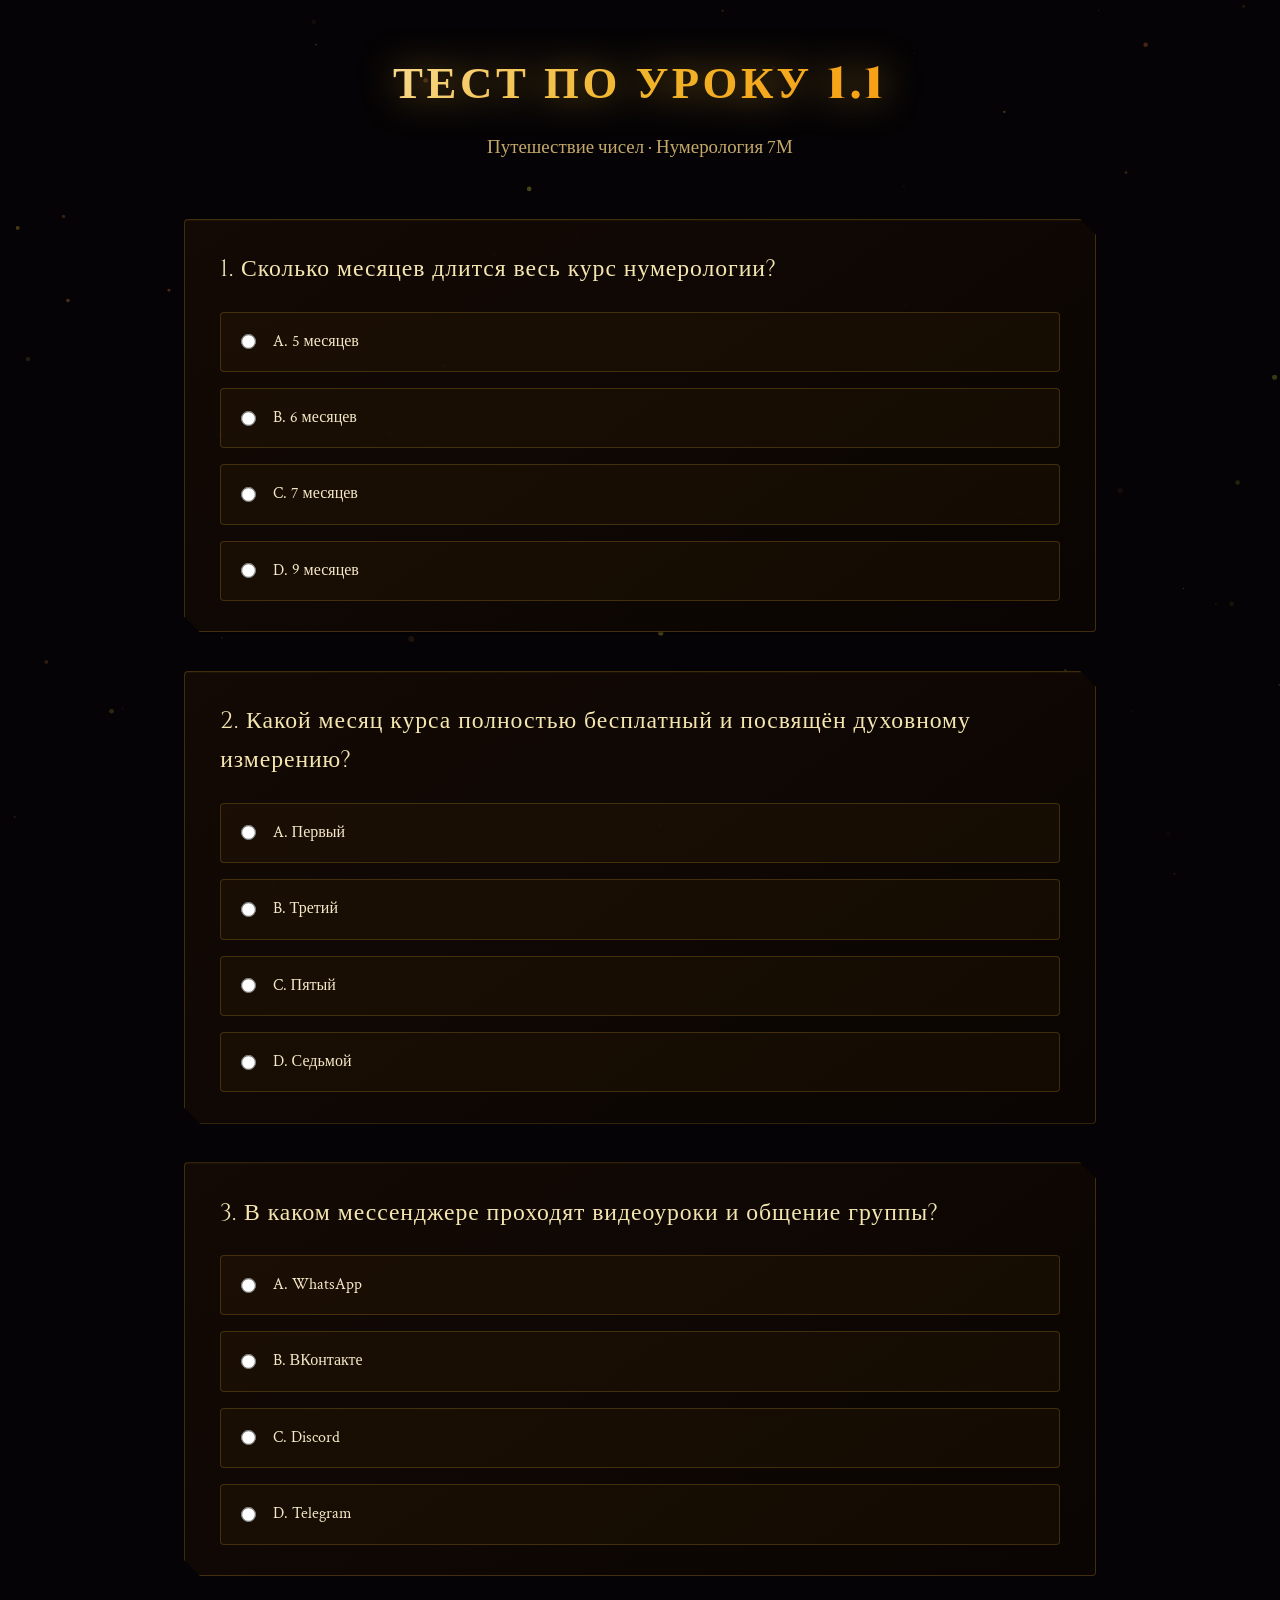
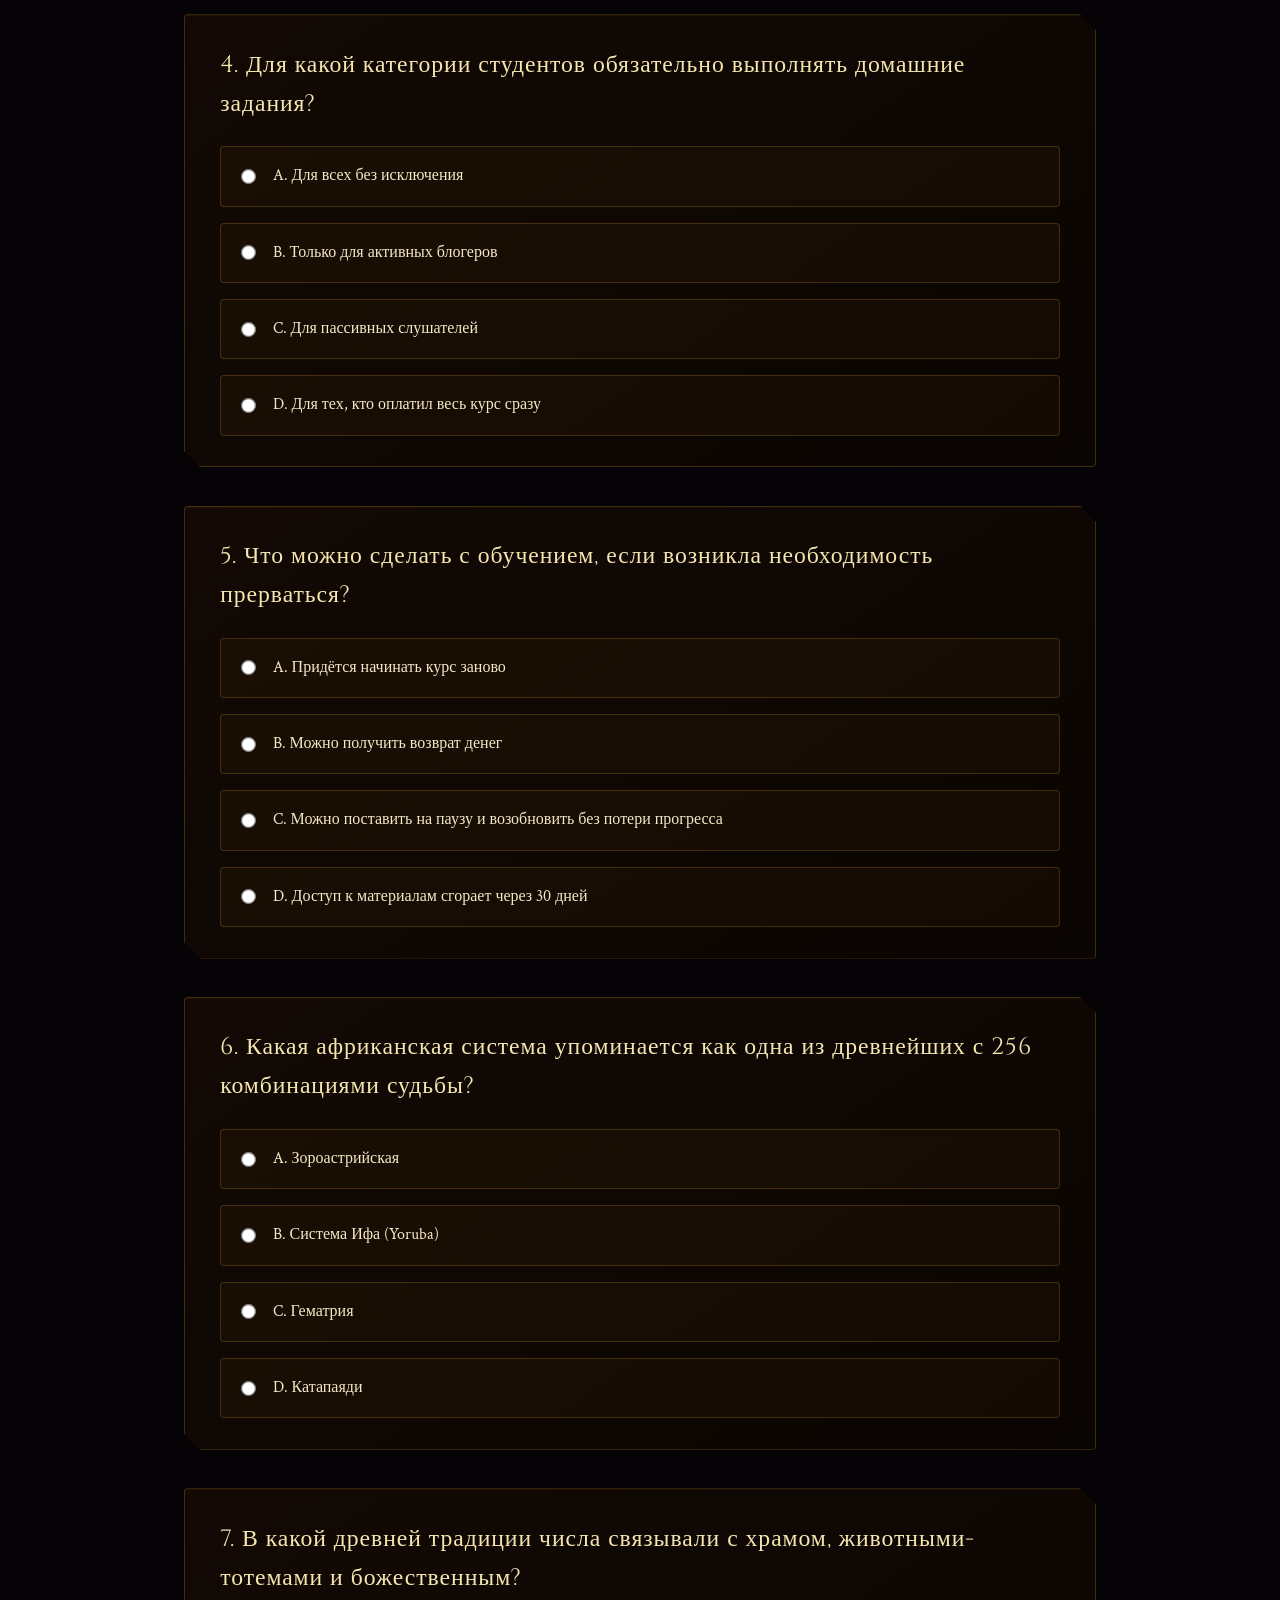
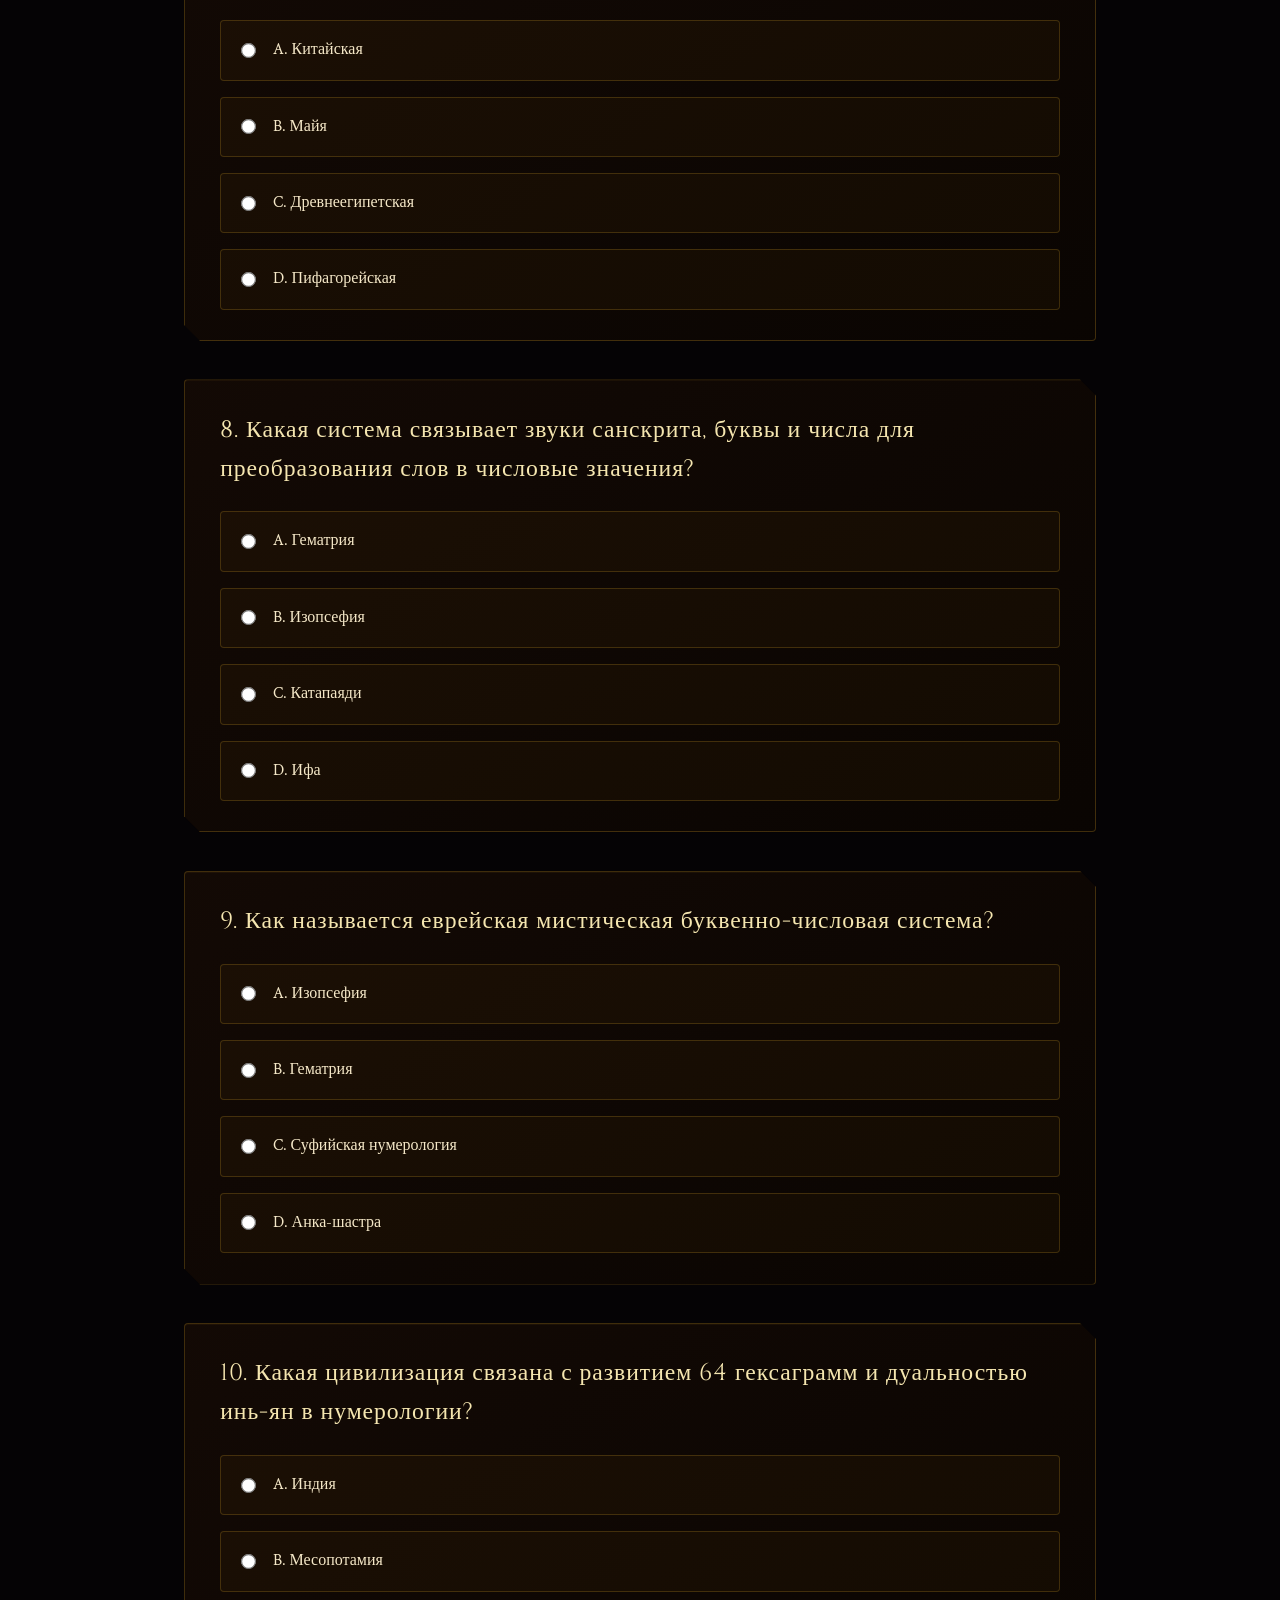
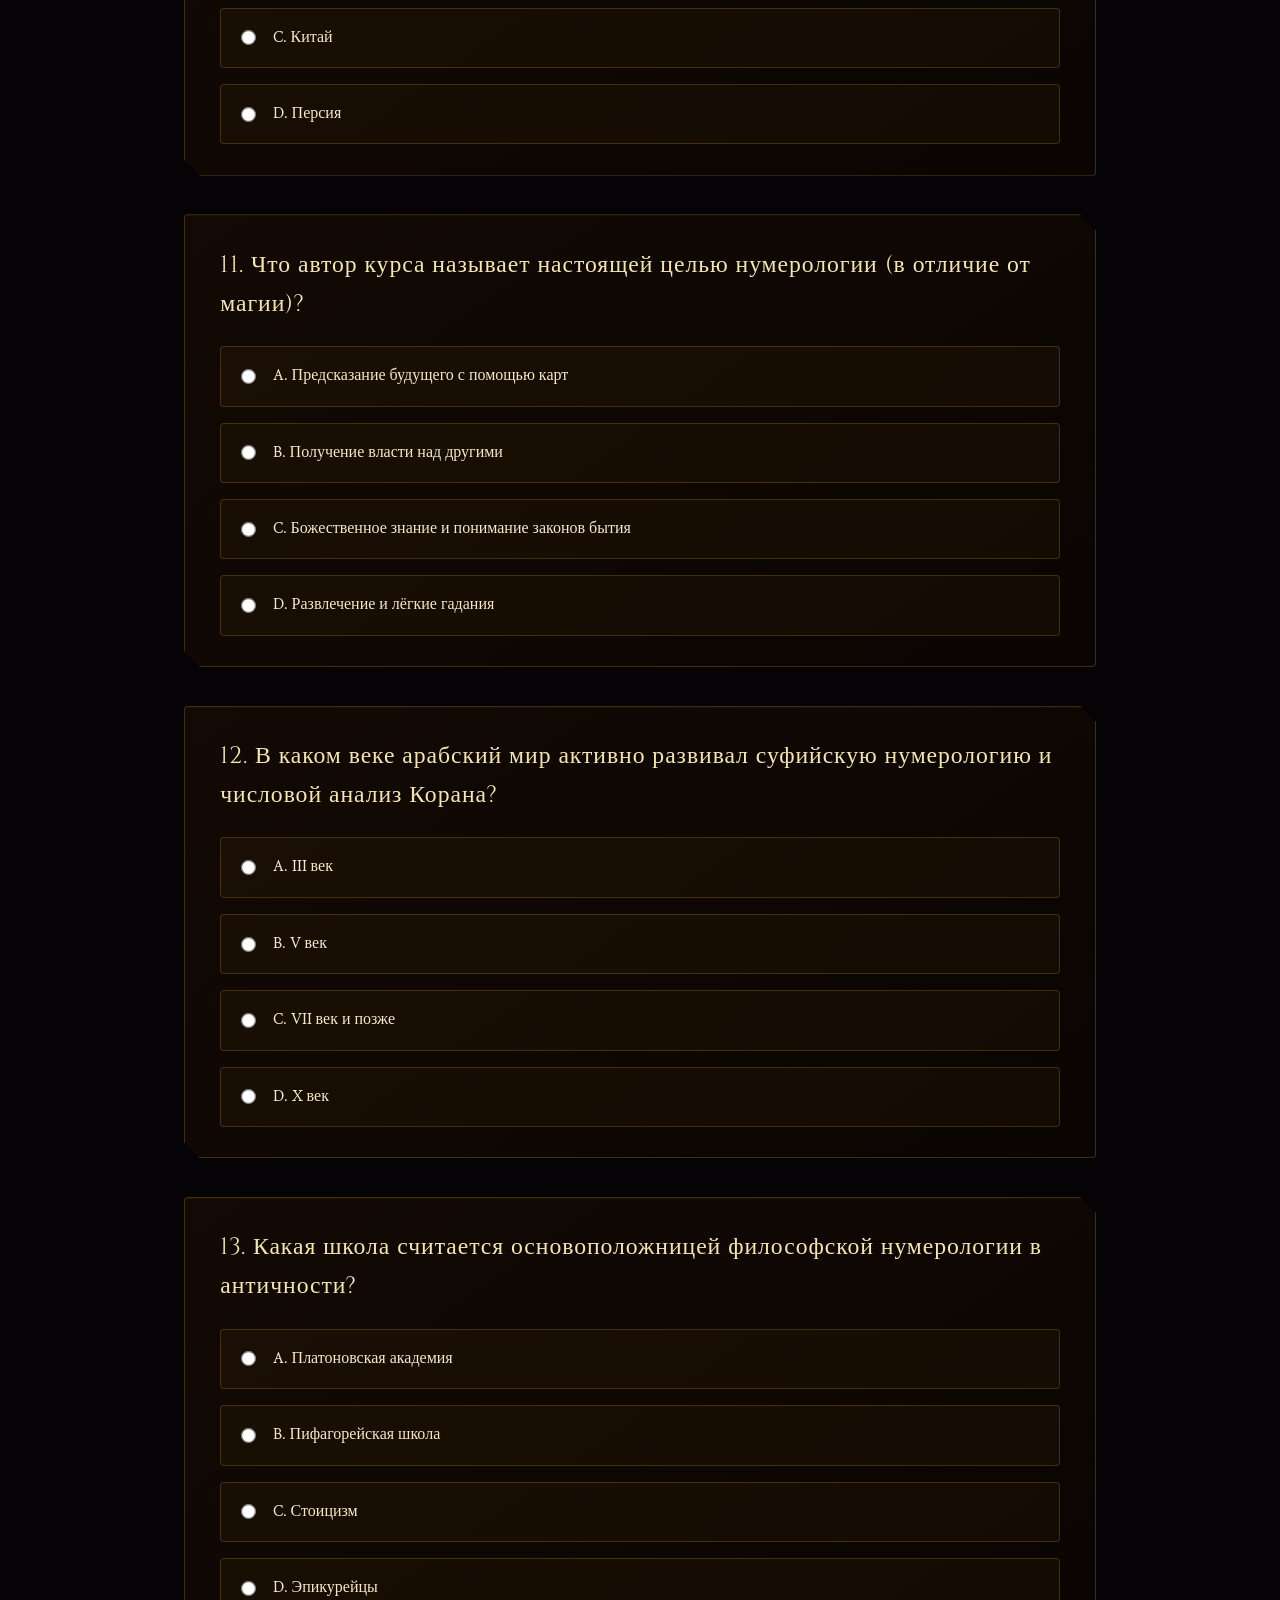
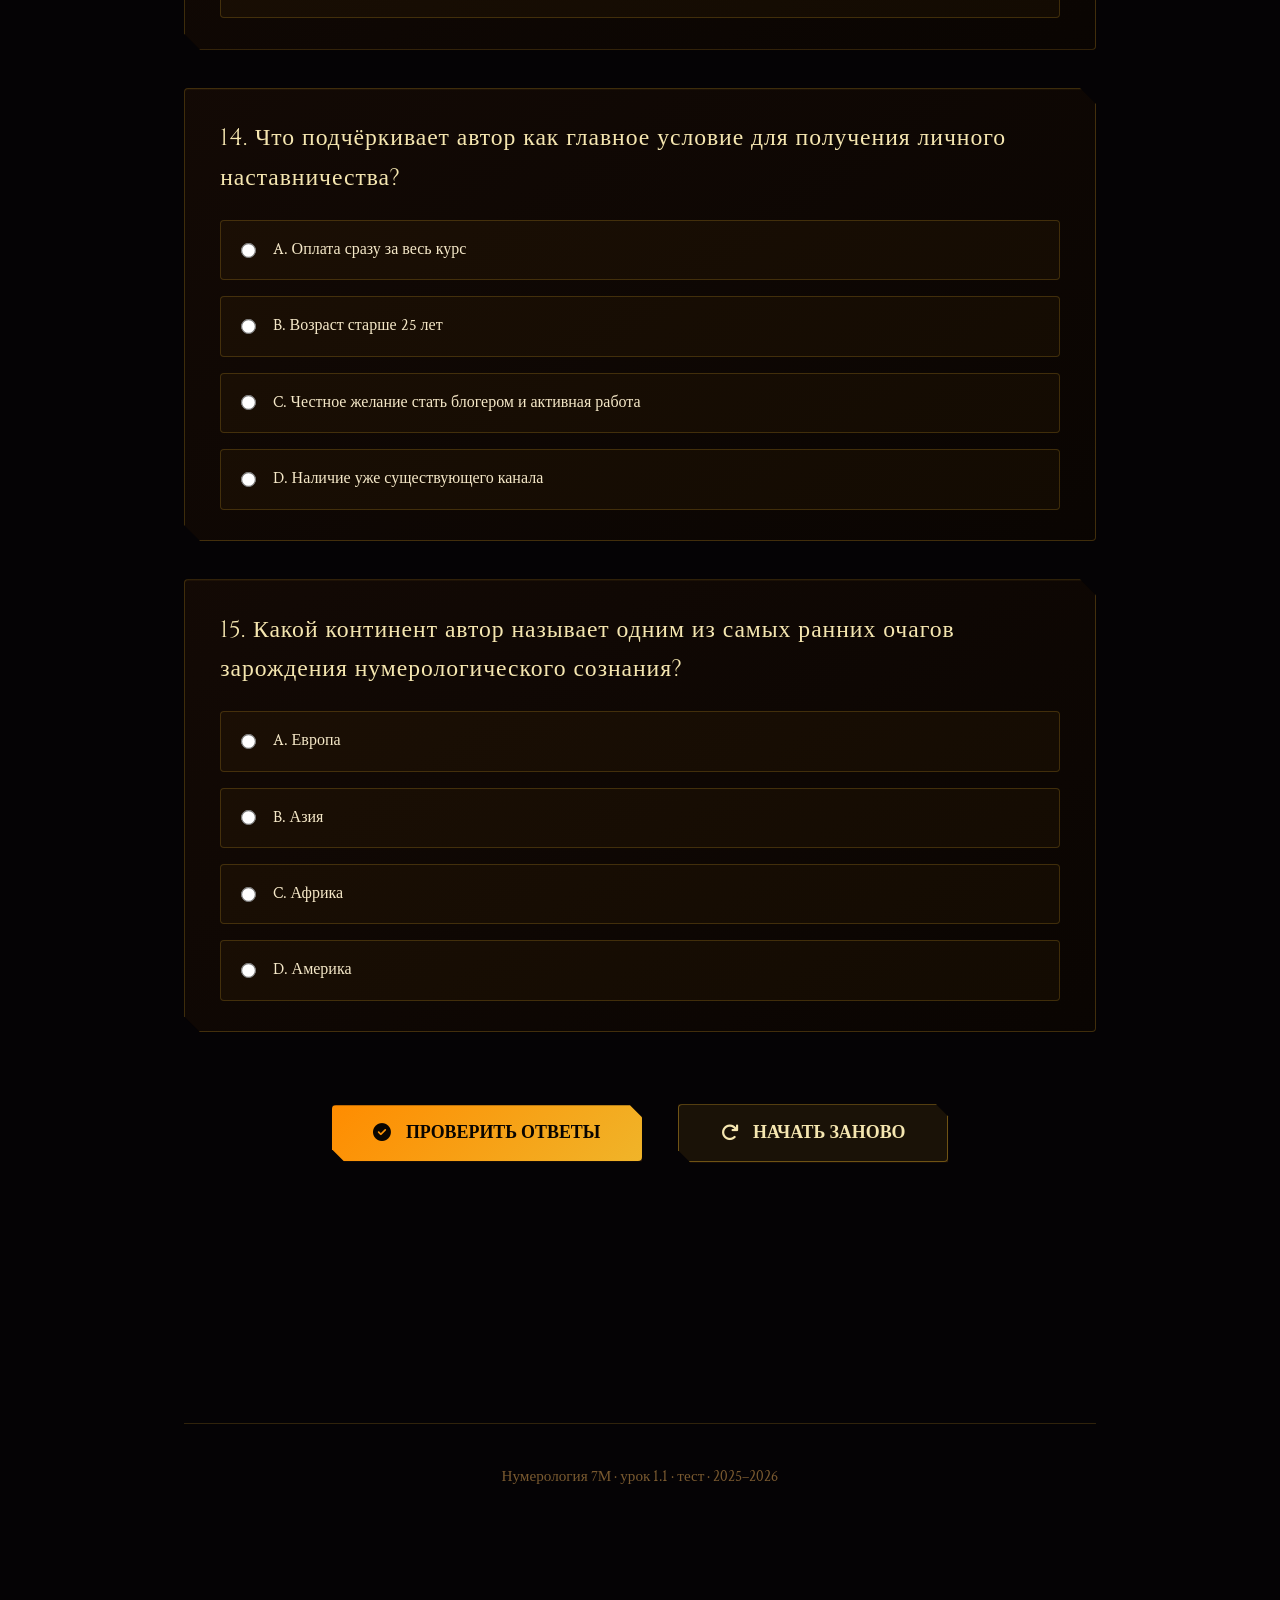
<file: test/test1.html>
<!DOCTYPE html>
<html lang="ru">
<head>
  <meta charset="UTF-8" />
  <meta name="viewport" content="width=device-width, initial-scale=1.0"/>
  <title>Тест · Нумерология 1.1 · Путешествие чисел</title>

  <link rel="preconnect" href="https://fonts.googleapis.com">
  <link rel="preconnect" href="https://fonts.gstatic.com" crossorigin>
  <link href="https://fonts.googleapis.com/css2?family=Cinzel:wght@700;900&family=Crimson+Text:ital,wght@0,400;0,700;1,400&display=swap" rel="stylesheet">

  <link rel="stylesheet" href="https://cdnjs.cloudflare.com/ajax/libs/font-awesome/6.5.0/css/all.min.css" integrity="sha512-S..." crossorigin="anonymous" referrerpolicy="no-referrer" />

  <style>
    :root {
      --gold:       #f0b429;
      --gold-light: #ffd870;
      --gold-pale:  #f5e6b0;
      --gold-dark:  #a06808;
      --amber:      #ff8c00;
      --fire:       #ff4500;
      --black:      #050305;
      --text:       #f5e8c8;
      --text-dim:   #c4a96a;
      --text-muted: #7a5a30;
      --green:      #6dba7a;
      --red:        #e05050;
      --border:     #3d2410;
    }

    * { margin:0; padding:0; box-sizing:border-box; }
    body {
      background: var(--black);
      color: var(--text);
      font-family: 'Crimson Text', Georgia, serif;
      line-height: 1.65;
      min-height: 100vh;
      overflow-x: hidden;
      position: relative;
    }

    #particle-canvas {
      position: fixed; inset: 0; z-index: 1; pointer-events: none; opacity: 0.45;
    }

    .wrapper {
      position: relative; z-index: 10;
      max-width: 960px; margin: 0 auto;
      padding: 3rem 1.5rem 7rem;
    }

    h1 {
      font-family: 'Cinzel', serif;
      font-size: 2.8rem; font-weight: 900;
      text-transform: uppercase; letter-spacing: 0.08em;
      background: linear-gradient(135deg, #fff8e0, var(--gold), var(--amber));
      -webkit-background-clip: text; -webkit-text-fill-color: transparent;
      text-align: center; margin-bottom: 0.6rem;
      filter: drop-shadow(0 0 18px rgba(240,180,41,0.6));
      animation: shimmerGold 7s linear infinite;
    }

    .subtitle {
      text-align: center; color: var(--text-dim);
      font-size: 1.18rem; margin-bottom: 3.5rem;
    }

    @keyframes shimmerGold {
      0%,100% { background-position: -200% 0; }
      100%    { background-position: 200% 0; }
    }

    .question {
      background: linear-gradient(145deg, rgba(20,10,5,0.94), rgba(10,5,2,0.97));
      border: 1px solid rgba(240,180,41,0.22);
      border-radius: 4px; padding: 1.9rem 2.2rem;
      margin-bottom: 2.4rem;
      box-shadow: 0 12px 35px rgba(0,0,0,0.75), inset 0 1px 0 rgba(240,180,41,0.05);
      clip-path: polygon(0 0, calc(100% - 16px) 0, 100% 16px, 100% 100%, 16px 100%, 0 calc(100% - 16px));
    }

    .q-title {
      font-family: 'Cinzel', serif;
      font-size: 1.48rem; color: var(--gold-pale);
      margin-bottom: 1.4rem; letter-spacing: 0.04em;
    }

    .options {
      display: flex; flex-direction: column; gap: 1rem;
    }

    .option {
      display: flex; align-items: center;
      padding: 1rem 1.3rem;
      background: rgba(240,180,41,0.04);
      border: 1px solid rgba(240,180,41,0.20);
      border-radius: 4px; cursor: pointer;
      transition: all 0.25s;
      user-select: none;
    }

    .option:hover {
      background: rgba(240,180,41,0.13);
      border-color: rgba(240,180,41,0.50);
      transform: translateX(4px);
    }

    .option input[type="radio"] {
      margin-right: 1.1rem; accent-color: var(--gold); transform: scale(1.15);
    }

    .option label {
      flex: 1; cursor: pointer;
      color: var(--text);
    }

    .feedback {
      margin-top: 1.4rem; padding: 1.1rem 1.4rem;
      border-radius: 4px; font-size: 1.04rem; line-height: 1.5;
      display: none;
    }

    .feedback.correct {
      background: rgba(109,186,122,0.16);
      border: 1px solid var(--green);
      color: #d8f0db;
    }

    .feedback.wrong {
      background: rgba(224,80,80,0.16);
      border: 1px solid var(--red);
      color: #ffd8d8;
    }

    .feedback i { margin-right: 0.8rem; font-size: 1.45rem; }

    .controls {
      text-align: center; margin: 4.5rem 0 3rem;
    }

    .btn {
      display: inline-flex; align-items: center; gap: 0.9rem;
      padding: 1rem 2.6rem; margin: 0 1rem 1rem;
      font-family: 'Cinzel', serif; font-weight: 700; font-size: 1.12rem;
      background: linear-gradient(135deg, var(--amber), var(--gold));
      color: #0a0500; border: none; border-radius: 4px;
      cursor: pointer; transition: all 0.3s;
      box-shadow: 0 5px 20px rgba(240,140,30,0.45);
      clip-path: polygon(0 0, calc(100% - 12px) 0, 100% 12px, 100% 100%, 12px 100%, 0 calc(100% - 12px));
    }

    .btn:hover { transform: translateY(-3px); box-shadow: 0 10px 35px rgba(240,140,30,0.6); }

    .btn-secondary {
      background: rgba(240,180,41,0.09);
      color: var(--gold-pale);
      border: 1px solid rgba(240,180,41,0.40);
    }

    .score-panel {
      text-align: center; margin: 5rem 0 3rem;
      font-size: 2.6rem; font-family: 'Cinzel', serif;
      color: var(--gold-light);
      text-shadow: 0 0 24px rgba(240,180,41,0.8);
      opacity: 0; transition: opacity 1s;
    }

    .score-panel.visible { opacity: 1; }

    footer {
      text-align: center; color: var(--text-muted);
      margin-top: 6rem; padding-top: 2.5rem;
      border-top: 1px solid rgba(240,180,41,0.18);
      font-size: 0.95rem;
    }
  </style>
</head>
<body>

<canvas id="particle-canvas"></canvas>

<div class="wrapper">

  <h1>ТЕСТ ПО УРОКУ 1.1</h1>
  <div class="subtitle">Путешествие чисел · Нумерология 7М</div>

  <form id="quizForm">

    <!-- 1 -->
    <div class="question" data-correct="C">
      <div class="q-title">1. Сколько месяцев длится весь курс нумерологии?</div>
      <div class="options">
        <label class="option"><input type="radio" name="q1" value="A"> A. 5 месяцев</label>
        <label class="option"><input type="radio" name="q1" value="B"> B. 6 месяцев</label>
        <label class="option"><input type="radio" name="q1" value="C"> C. 7 месяцев</label>
        <label class="option"><input type="radio" name="q1" value="D"> D. 9 месяцев</label>
      </div>
      <div class="feedback" data-text="7 месяцев — это продуманный путь, который позволяет не только получить знания, но и глубоко интегрировать их в жизнь и блог. Ты получишь полноценный трансформационный опыт!"></div>
    </div>

    <!-- 2 -->
    <div class="question" data-correct="D">
      <div class="q-title">2. Какой месяц курса полностью бесплатный и посвящён духовному измерению?</div>
      <div class="options">
        <label class="option"><input type="radio" name="q2" value="A"> A. Первый</label>
        <label class="option"><input type="radio" name="q2" value="B"> B. Третий</label>
        <label class="option"><input type="radio" name="q2" value="C"> C. Пятый</label>
        <label class="option"><input type="radio" name="q2" value="D"> D. Седьмой</label>
      </div>
      <div class="feedback" data-text="Седьмой месяц — это подарок и кульминация пути: медитации, мантры и молитвы помогут почувствовать нумерологию сердцем и душой."></div>
    </div>

    <!-- 3 -->
    <div class="question" data-correct="D">
      <div class="q-title">3. В каком мессенджере проходят видеоуроки и общение группы?</div>
      <div class="options">
        <label class="option"><input type="radio" name="q3" value="A"> A. WhatsApp</label>
        <label class="option"><input type="radio" name="q3" value="B"> B. ВКонтакте</label>
        <label class="option"><input type="radio" name="q3" value="C"> C. Discord</label>
        <label class="option"><input type="radio" name="q3" value="D"> D. Telegram</label>
      </div>
      <div class="feedback" data-text="Закрытая группа в Telegram — место твоего роста, живого общения и настоящих блогерских прорывов!"></div>
    </div>

    <!-- 4 -->
    <div class="question" data-correct="B">
      <div class="q-title">4. Для какой категории студентов обязательно выполнять домашние задания?</div>
      <div class="options">
        <label class="option"><input type="radio" name="q4" value="A"> A. Для всех без исключения</label>
        <label class="option"><input type="radio" name="q4" value="B"> B. Только для активных блогеров</label>
        <label class="option"><input type="radio" name="q4" value="C"> C. Для пассивных слушателей</label>
        <label class="option"><input type="radio" name="q4" value="D"> D. Для тех, кто оплатил весь курс сразу</label>
      </div>
      <div class="feedback" data-text="Если ты горишь желанием создавать контент и расти — задания и личная обратная связь станут твоим самым быстрым лифтом к реальным результатам в TikTok и не только."></div>
    </div>

    <!-- 5 -->
    <div class="question" data-correct="C">
      <div class="q-title">5. Что можно сделать с обучением, если возникла необходимость прерваться?</div>
      <div class="options">
        <label class="option"><input type="radio" name="q5" value="A"> A. Придётся начинать курс заново</label>
        <label class="option"><input type="radio" name="q5" value="B"> B. Можно получить возврат денег</label>
        <label class="option"><input type="radio" name="q5" value="C"> C. Можно поставить на паузу и возобновить без потери прогресса</label>
        <label class="option"><input type="radio" name="q5" value="D"> D. Доступ к материалам сгорает через 30 дней</label>
      </div>
      <div class="feedback" data-text="Жизнь непредсказуема, но твой прогресс остаётся с тобой навсегда. Пауза — это нормально, главное — вернуться и дойти до конца!"></div>
    </div>

    <!-- 6 -->
    <div class="question" data-correct="B">
      <div class="q-title">6. Какая африканская система упоминается как одна из древнейших с 256 комбинациями судьбы?</div>
      <div class="options">
        <label class="option"><input type="radio" name="q6" value="A"> A. Зороастрийская</label>
        <label class="option"><input type="radio" name="q6" value="B"> B. Система Ифа (Yoruba)</label>
        <label class="option"><input type="radio" name="q6" value="C"> C. Гематрия</label>
        <label class="option"><input type="radio" name="q6" value="D"> D. Катапаяди</label>
      </div>
      <div class="feedback" data-text="Система Ифа — живое доказательство, что нумерология родилась не вчера. Осваивая её корни, ты подключаешься к тысячелетней мудрости предков."></div>
    </div>

    <!-- 7 -->
    <div class="question" data-correct="C">
      <div class="q-title">7. В какой древней традиции числа связывали с храмом, животными-тотемами и божественным?</div>
      <div class="options">
        <label class="option"><input type="radio" name="q7" value="A"> A. Китайская</label>
        <label class="option"><input type="radio" name="q7" value="B"> B. Майя</label>
        <label class="option"><input type="radio" name="q7" value="C"> C. Древнеегипетская</label>
        <label class="option"><input type="radio" name="q7" value="D"> D. Пифагорейская</label>
      </div>
      <div class="feedback" data-text="Египетская нумерология учит видеть священное в каждом символе. Это вдохновляет создавать контент, который завораживает и поднимает вибрации зрителей."></div>
    </div>

    <!-- 8 -->
    <div class="question" data-correct="C">
      <div class="q-title">8. Какая система связывает звуки санскрита, буквы и числа для преобразования слов в числовые значения?</div>
      <div class="options">
        <label class="option"><input type="radio" name="q8" value="A"> A. Гематрия</label>
        <label class="option"><input type="radio" name="q8" value="B"> B. Изопсефия</label>
        <label class="option"><input type="radio" name="q8" value="C"> C. Катапаяди</label>
        <label class="option"><input type="radio" name="q8" value="D"> D. Ифа</label>
      </div>
      <div class="feedback" data-text="Катапаяди — это древний «код вселенной» в звуках. Овладев им, ты сможешь раскрывать скрытые смыслы имён и названий как настоящий мастер."></div>
    </div>

    <!-- 9 -->
    <div class="question" data-correct="B">
      <div class="q-title">9. Как называется еврейская мистическая буквенно-числовая система?</div>
      <div class="options">
        <label class="option"><input type="radio" name="q9" value="A"> A. Изопсефия</label>
        <label class="option"><input type="radio" name="q9" value="B"> B. Гематрия</label>
        <label class="option"><input type="radio" name="q9" value="C"> C. Суфийская нумерология</label>
        <label class="option"><input type="radio" name="q9" value="D"> D. Анка-шастра</label>
      </div>
      <div class="feedback" data-text="Гематрия — это мост между буквой и числом, между словом и космосом. Работая с ней, ты открываешь двери к очень глубокому и точному пониманию."></div>
    </div>

    <!-- 10 -->
    <div class="question" data-correct="C">
      <div class="q-title">10. Какая цивилизация связана с развитием 64 гексаграмм и дуальностью инь-ян в нумерологии?</div>
      <div class="options">
        <label class="option"><input type="radio" name="q10" value="A"> A. Индия</label>
        <label class="option"><input type="radio" name="q10" value="B"> B. Месопотамия</label>
        <label class="option"><input type="radio" name="q10" value="C"> C. Китай</label>
        <label class="option"><input type="radio" name="q10" value="D"> D. Персия</label>
      </div>
      <div class="feedback" data-text="64 гексаграммы — это целая карта жизненных изменений. Изучая китайскую традицию, ты начинаешь видеть закономерности там, где другие видят хаос."></div>
    </div>

    <!-- 11 -->
    <div class="question" data-correct="C">
      <div class="q-title">11. Что автор курса называет настоящей целью нумерологии (в отличие от магии)?</div>
      <div class="options">
        <label class="option"><input type="radio" name="q11" value="A"> A. Предсказание будущего с помощью карт</label>
        <label class="option"><input type="radio" name="q11" value="B"> B. Получение власти над другими</label>
        <label class="option"><input type="radio" name="q11" value="C"> C. Божественное знание и понимание законов бытия</label>
        <label class="option"><input type="radio" name="q11" value="D"> D. Развлечение и лёгкие гадания</label>
      </div>
      <div class="feedback" data-text="Настоящая нумерология — это не игра, а священный путь к истине. Идя по нему, ты становишься проводником света, а не манипулятором."></div>
    </div>

    <!-- 12 -->
    <div class="question" data-correct="C">
      <div class="q-title">12. В каком веке арабский мир активно развивал суфийскую нумерологию и числовой анализ Корана?</div>
      <div class="options">
        <label class="option"><input type="radio" name="q12" value="A"> A. III век</label>
        <label class="option"><input type="radio" name="q12" value="B"> B. V век</label>
        <label class="option"><input type="radio" name="q12" value="C"> C. VII век и позже</label>
        <label class="option"><input type="radio" name="q12" value="D"> D. X век</label>
      </div>
      <div class="feedback" data-text="Суфии превратили числа в мистический язык любви к Богу. Это напоминание, что нумерология может быть не только знанием, но и дорогой к Сердцу."></div>
    </div>

    <!-- 13 -->
    <div class="question" data-correct="B">
      <div class="q-title">13. Какая школа считается основоположницей философской нумерологии в античности?</div>
      <div class="options">
        <label class="option"><input type="radio" name="q13" value="A"> A. Платоновская академия</label>
        <label class="option"><input type="radio" name="q13" value="B"> B. Пифагорейская школа</label>
        <label class="option"><input type="radio" name="q13" value="C"> C. Стоицизм</label>
        <label class="option"><input type="radio" name="q13" value="D"> D. Эпикурейцы</label>
      </div>
      <div class="feedback" data-text="Пифагор и его ученики увидели в числах музыку космоса. Осваивая их подход, ты начинаешь слышать гармонию мира — и передавать её другим."></div>
    </div>

    <!-- 14 -->
    <div class="question" data-correct="C">
      <div class="q-title">14. Что подчёркивает автор как главное условие для получения личного наставничества?</div>
      <div class="options">
        <label class="option"><input type="radio" name="q14" value="A"> A. Оплата сразу за весь курс</label>
        <label class="option"><input type="radio" name="q14" value="B"> B. Возраст старше 25 лет</label>
        <label class="option"><input type="radio" name="q14" value="C"> C. Честное желание стать блогером и активная работа</label>
        <label class="option"><input type="radio" name="q14" value="D"> D. Наличие уже существующего канала</label>
      </div>
      <div class="feedback" data-text="Честность перед собой и действие — вот что открывает дверь к личной поддержке. Когда ты горишь — наставник идёт рядом и помогает взлететь."></div>
    </div>

    <!-- 15 -->
    <div class="question" data-correct="C">
      <div class="q-title">15. Какой континент автор называет одним из самых ранних очагов зарождения нумерологического сознания?</div>
      <div class="options">
        <label class="option"><input type="radio" name="q15" value="A"> A. Европа</label>
        <label class="option"><input type="radio" name="q15" value="B"> B. Азия</label>
        <label class="option"><input type="radio" name="q15" value="C"> C. Африка</label>
        <label class="option"><input type="radio" name="q15" value="D"> D. Америка</label>
      </div>
      <div class="feedback" data-text="Африка — колыбель нумерологического сознания человечества. Прикасаясь к этим корням, ты обретаешь силу древней мудрости и уверенность в своём пути."></div>
    </div>

  </form>

  <div class="controls">
    <button type="button" class="btn" id="checkBtn"><i class="fas fa-check-circle"></i> ПРОВЕРИТЬ ОТВЕТЫ</button>
    <button type="button" class="btn btn-secondary" id="resetBtn"><i class="fas fa-redo"></i> НАЧАТЬ ЗАНОВО</button>
  </div>

  <div class="score-panel" id="scorePanel">
    <div>Твой результат: <span id="scoreText">0</span> из 15</div>
  </div>

  <footer>
    <p>Нумерология 7М · урок 1.1 · тест · 2025–2026</p>
  </footer>

</div>

<script>
// Частицы огня
const canvas = document.getElementById('particle-canvas');
const ctx = canvas.getContext('2d');
let w, h, particles = [];

function resize() {
  w = canvas.width = window.innerWidth;
  h = canvas.height = window.innerHeight;
  particles = Array.from({length:90}, () => ({
    x: Math.random()*w, y: Math.random()*h,
    r: Math.random()*2.6 + 0.4,
    vx: (Math.random()-0.5)*0.28,
    vy: (Math.random()-0.5)*0.22 - 0.07,
    o: Math.random()*0.58 + 0.10,
    hue: 16 + Math.random()*52
  }));
}

function animate() {
  ctx.clearRect(0,0,w,h);
  particles.forEach(p => {
    ctx.beginPath(); ctx.arc(p.x,p.y,p.r,0,Math.PI*2);
    ctx.fillStyle = `hsla(${p.hue},94%,63%,${p.o})`;
    ctx.fill();
    p.x += p.vx; p.y += p.vy;
    if(p.x<0||p.x>w) p.x = (p.x<0)?w:0;
    if(p.y<0||p.y>h) p.y = (p.y<0)?h:0;
    p.hue += (Math.random()-0.5)*2.8;
    p.hue = Math.max(12, Math.min(72, p.hue));
  });
  requestAnimationFrame(animate);
}

window.addEventListener('resize', resize);
resize(); animate();

// Логика теста
const questions = document.querySelectorAll('.question');
const checkBtn = document.getElementById('checkBtn');
const resetBtn = document.getElementById('resetBtn');
const scorePanel = document.getElementById('scorePanel');
const scoreText = document.getElementById('scoreText');

checkBtn.addEventListener('click', () => {
  let correct = 0;

  questions.forEach(q => {
    const selected = q.querySelector('input:checked');
    const feedback = q.querySelector('.feedback');
    const correctVal = q.dataset.correct;

    feedback.style.display = 'block';

    if (selected && selected.value === correctVal) {
      correct++;
      feedback.className = 'feedback correct';
      feedback.innerHTML = `<i class="fas fa-check-circle"></i> ${feedback.dataset.text}`;
    } else {
      feedback.className = 'feedback wrong';
      feedback.innerHTML = `<i class="fas fa-times-circle"></i> Неправильно.<br>Правильный ответ → ${correctVal}<br><br>${feedback.dataset.text}`;
    }
  });

  scoreText.textContent = correct;
  scorePanel.classList.add('visible');
  scorePanel.scrollIntoView({ behavior: 'smooth', block: 'center' });
});

resetBtn.addEventListener('click', () => {
  document.querySelectorAll('input[type="radio"]').forEach(r => r.checked = false);
  document.querySelectorAll('.feedback').forEach(f => {
    f.style.display = 'none';
    f.className = 'feedback';
  });
  scorePanel.classList.remove('visible');
  window.scrollTo({ top: 0, behavior: 'smooth' });
});
</script>

</body>
</html>
</file>
<file: css/shared.css>
/* ═══════════════════════════════════════════════════════════════
   НУМЕРОЛОГИЯ 7М · SHARED DESIGN SYSTEM
   Fonts: Cinzel (заголовки) + Crimson Text (текст)
   Тема: Мистическая золотая — тёмная
═══════════════════════════════════════════════════════════════ */

/* ── Google Fonts ── */
@import url('https://fonts.googleapis.com/css2?family=Cinzel:wght@400;600;700;900&family=Crimson+Text:ital,wght@0,400;0,600;1,400&family=Orbitron:wght@400;500;700;900&display=swap');

:root {
  /* Backgrounds */
  --bg:       #050305;
  --bg2:      #0a0608;
  --bg3:      #110a08;
  --bg4:      #1a0f0a;
  --bg5:      #221408;

  /* Borders */
  --border:   #2d1a08;
  --border2:  #3d2410;
  --border3:  #5a3515;

  /* Gold palette */
  --gold:      #f0b429;
  --gold2:     #d4890a;
  --gold3:     #ffd870;
  --gold-glow: rgba(240,180,41,0.15);
  --gold-d:    rgba(240,180,41,0.08);

  /* Accent colours */
  --amber:   #ff8c00;
  --fire:    #ff4500;

  /* Text */
  --text:    #f5e8c8;
  --text2:   #c4a96a;
  --text3:   #7a5a30;

  /* Semantic */
  --green:   #6dba7a;
  --red:     #e05050;
  --blue:    #6090d0;
  --purple:  #9060c8;

  /* Misc */
  --rune-color: rgba(240,180,41,0.06);

  /* Typography */
  --font-display: 'Cinzel', serif;
  --font-body:    'Crimson Text', Georgia, serif;
  --font-mono:    'Orbitron', monospace;

  /* Layout */
  --max-w: 1440px;
  --radius: 4px;
  --radius-sm: 2px;
}

/* ── Reset ── */
*, *::before, *::after { margin: 0; padding: 0; box-sizing: border-box; }

html { scroll-behavior: smooth; }

body {
  background: var(--bg);
  font-family: var(--font-body);
  color: var(--text);
  line-height: 1.65;
  min-height: 100vh;
  overflow-x: hidden;
}

/* ── Fire particle canvas ── */
#particle-canvas {
  position: fixed; inset: 0; z-index: 0;
  pointer-events: none; opacity: 0.5;
  background: transparent;
}

/* ── Ambient glow overlay ── */
body::before {
  content: '';
  position: fixed; inset: 0; z-index: 1;
  pointer-events: none;
  background:
    radial-gradient(ellipse at 15% 85%, rgba(240,100,20,.08) 0%, transparent 50%),
    radial-gradient(ellipse at 85% 15%, rgba(240,180,41,.06) 0%, transparent 50%),
    radial-gradient(ellipse at 50% 50%, rgba(15,5,0,0.4) 0%, transparent 80%);
}

/* ── Content layer ── */
.wrapper, .dashboard, .page-content {
  position: relative; z-index: 5;
  max-width: var(--max-w); margin: 0 auto;
  padding: 2rem 2rem 4rem;
}

/* ════════════════════════════════════
   KEYFRAMES
════════════════════════════════════ */
@keyframes fireGlow {
  0%,100% { box-shadow: 0 0 8px rgba(240,140,30,.3), 0 0 20px rgba(240,100,10,.12); }
  50%      { box-shadow: 0 0 22px rgba(240,180,41,.55), 0 0 45px rgba(240,120,20,.22); }
}
@keyframes shimmerGold {
  0%   { background-position: -200% 0; }
  100% { background-position: 200% 0; }
}
@keyframes slideDown {
  from { opacity: 0; transform: translateY(-20px); }
  to   { opacity: 1; transform: translateY(0); }
}
@keyframes fadeIn {
  from { opacity: 0; transform: translateY(10px); }
  to   { opacity: 1; transform: translateY(0); }
}
@keyframes pulseRune {
  0%,100% { opacity: .15; transform: scale(1); }
  50%      { opacity: .4; transform: scale(1.05); }
}
@keyframes borderFlow {
  0%   { border-color: rgba(240,180,41,0.2); }
  50%  { border-color: rgba(240,180,41,0.6); }
  100% { border-color: rgba(240,180,41,0.2); }
}
@keyframes spin    { to { transform: rotate(360deg); } }
@keyframes float {
  0%,100% { transform: translateY(0);    }
  50%      { transform: translateY(-6px); }
}
@keyframes embersRise {
  0%   { opacity: 0; transform: translateY(0) scale(0.8); }
  20%  { opacity: 1; }
  100% { opacity: 0; transform: translateY(-60px) scale(0.3); }
}
@keyframes glowPulse {
  0%,100% { box-shadow: 0 0 5px rgba(240,180,41,.3); }
  50%      { box-shadow: 0 0 25px rgba(240,180,41,.75); }
}
@keyframes confettiFall {
  0%   { transform: translateY(-10px) rotate(0deg); opacity:1; }
  100% { transform: translateY(120vh) rotate(720deg); opacity:0; }
}

/* ════════════════════════════════════
   TYPOGRAPHY UTILITIES
════════════════════════════════════ */
.gold-text {
  background: linear-gradient(135deg, #fff8e0, var(--gold), #ff8c00);
  background-size: 200% auto;
  -webkit-background-clip: text;
  -webkit-text-fill-color: transparent;
  background-clip: text;
  animation: shimmerGold 4s linear infinite;
}

.cinzel { font-family: var(--font-display); }
.orbitron { font-family: var(--font-mono); }

/* ════════════════════════════════════
   BUTTON COMPONENTS
════════════════════════════════════ */
.btn {
  display: inline-flex; align-items: center; justify-content: center; gap: 8px;
  padding: 12px 24px;
  border: none; border-radius: var(--radius-sm);
  font-family: var(--font-display);
  font-weight: 700; font-size: .9rem; letter-spacing: .06em;
  cursor: pointer; transition: all .3s; text-decoration: none;
  white-space: nowrap;
}

.btn-gold {
  background: linear-gradient(135deg, var(--amber), var(--gold));
  color: #0a0500;
  box-shadow: 0 4px 20px rgba(240,140,30,.35);
}
.btn-gold:hover {
  transform: translateY(-2px);
  box-shadow: 0 8px 32px rgba(240,140,30,.5);
}

.btn-outline {
  background: transparent;
  border: 1px solid var(--border3);
  color: var(--text2);
}
.btn-outline:hover {
  border-color: var(--gold);
  color: var(--gold);
  background: var(--gold-d);
}

.btn-ghost {
  background: rgba(255,255,255,.04);
  border: 1px solid var(--border2);
  color: var(--text3);
}

/* ════════════════════════════════════
   CARD / BOX COMPONENTS
════════════════════════════════════ */
.card {
  background: linear-gradient(145deg, rgba(20,10,5,0.97), rgba(10,5,2,0.99));
  border: 1px solid var(--border2);
  border-radius: var(--radius);
  padding: 24px;
  transition: border-color .3s, box-shadow .3s;
}
.card:hover {
  border-color: rgba(240,180,41,0.3);
  box-shadow: 0 0 30px rgba(240,140,30,.08);
}

.card-gold {
  border-color: rgba(240,180,41,0.25);
  box-shadow: 0 0 40px rgba(200,100,10,0.1);
}

/* Clipped corners */
.clip-corner {
  clip-path: polygon(0 0, calc(100% - 20px) 0, 100% 20px, 100% 100%, 20px 100%, 0 calc(100% - 20px));
}
.clip-corner-sm {
  clip-path: polygon(0 0, calc(100% - 12px) 0, 100% 12px, 100% 100%, 12px 100%, 0 calc(100% - 12px));
}

/* ════════════════════════════════════
   DIVIDERS & ORNAMENTS
════════════════════════════════════ */
.divider {
  display: flex; align-items: center; gap: 16px;
  color: var(--text3); font-size: .8rem; margin: 24px 0;
}
.divider::before, .divider::after {
  content: ''; flex: 1;
  height: 1px;
  background: linear-gradient(90deg, transparent, var(--border2), transparent);
}

.ornament {
  text-align: center; color: var(--gold2);
  font-size: .75rem; letter-spacing: 1rem; opacity: .4;
  margin: 8px 0;
}

/* ════════════════════════════════════
   NAVIGATION BAR (shared top nav)
════════════════════════════════════ */
.top-nav {
  position: sticky; top: 0; z-index: 100;
  background: rgba(5,3,5,.92);
  backdrop-filter: blur(16px);
  border-bottom: 1px solid var(--border);
  padding: 0 2rem;
  height: 60px;
  display: flex; align-items: center; justify-content: space-between;
  animation: slideDown .4s ease;
}

.top-nav .logo {
  display: flex; align-items: center; gap: 12px;
  text-decoration: none;
}
.top-nav .logo-icon {
  width: 36px; height: 36px;
  background: linear-gradient(135deg, var(--amber), var(--gold));
  border-radius: 2px;
  display: flex; align-items: center; justify-content: center;
  font-size: 18px; color: #0a0500;
  animation: fireGlow 3s infinite;
  flex-shrink: 0;
}
.top-nav .logo-text {
  font-family: var(--font-display);
  font-weight: 900; font-size: 1rem;
  letter-spacing: .1em;
  background: linear-gradient(135deg, #fff8e0, var(--gold), var(--amber));
  background-size: 200% auto;
  -webkit-background-clip: text;
  -webkit-text-fill-color: transparent;
  background-clip: text;
  animation: shimmerGold 4s linear infinite;
}
.top-nav .nav-links {
  display: flex; align-items: center; gap: 8px;
  list-style: none;
}
.top-nav .nav-links a {
  padding: 6px 14px;
  font-family: var(--font-display);
  font-size: .78rem; letter-spacing: .06em;
  color: var(--text3); text-decoration: none;
  border-radius: var(--radius-sm);
  transition: all .2s;
}
.top-nav .nav-links a:hover,
.top-nav .nav-links a.active {
  color: var(--gold); background: var(--gold-d);
}
.top-nav .nav-links a.cta {
  background: linear-gradient(135deg, var(--amber), var(--gold));
  color: #0a0500;
  font-weight: 700;
}
.top-nav .nav-links a.cta:hover {
  box-shadow: 0 4px 16px rgba(240,140,30,.35);
}

/* ════════════════════════════════════
   FOOTER (shared)
════════════════════════════════════ */
.site-footer {
  position: relative; z-index: 5;
  border-top: 1px solid var(--border);
  padding: 48px 2rem 32px;
  text-align: center;
}
.site-footer .footer-runes {
  font-size: .8rem; letter-spacing: 1.2rem;
  color: rgba(240,180,41,.15);
  margin-bottom: 20px;
  animation: pulseRune 6s infinite;
}
.site-footer .footer-links {
  display: flex; flex-wrap: wrap;
  align-items: center; justify-content: center; gap: 8px 24px;
  margin-bottom: 20px;
  list-style: none;
}
.site-footer .footer-links a {
  color: var(--text3); font-size: .83rem; text-decoration: none;
  font-family: var(--font-display); letter-spacing: .04em;
  transition: color .2s;
}
.site-footer .footer-links a:hover { color: var(--gold2); }
.site-footer .footer-copy {
  color: var(--text3); font-size: .78rem; line-height: 1.8;
}

/* ════════════════════════════════════
   FIRE PARTICLES SCRIPT (embedded)
════════════════════════════════════ */
/* Particle canvas initialized via shared.js */

/* ════════════════════════════════════
   RESPONSIVE
════════════════════════════════════ */
@media (max-width: 768px) {
  .wrapper, .dashboard, .page-content {
    padding: 1rem 1rem 3rem;
  }
  .top-nav { padding: 0 1rem; }
  .top-nav .nav-links { gap: 4px; }
  .top-nav .nav-links a { padding: 5px 10px; font-size: .72rem; }
}
@media (max-width: 480px) {
  .top-nav .logo-text { display: none; }
}
</file>
